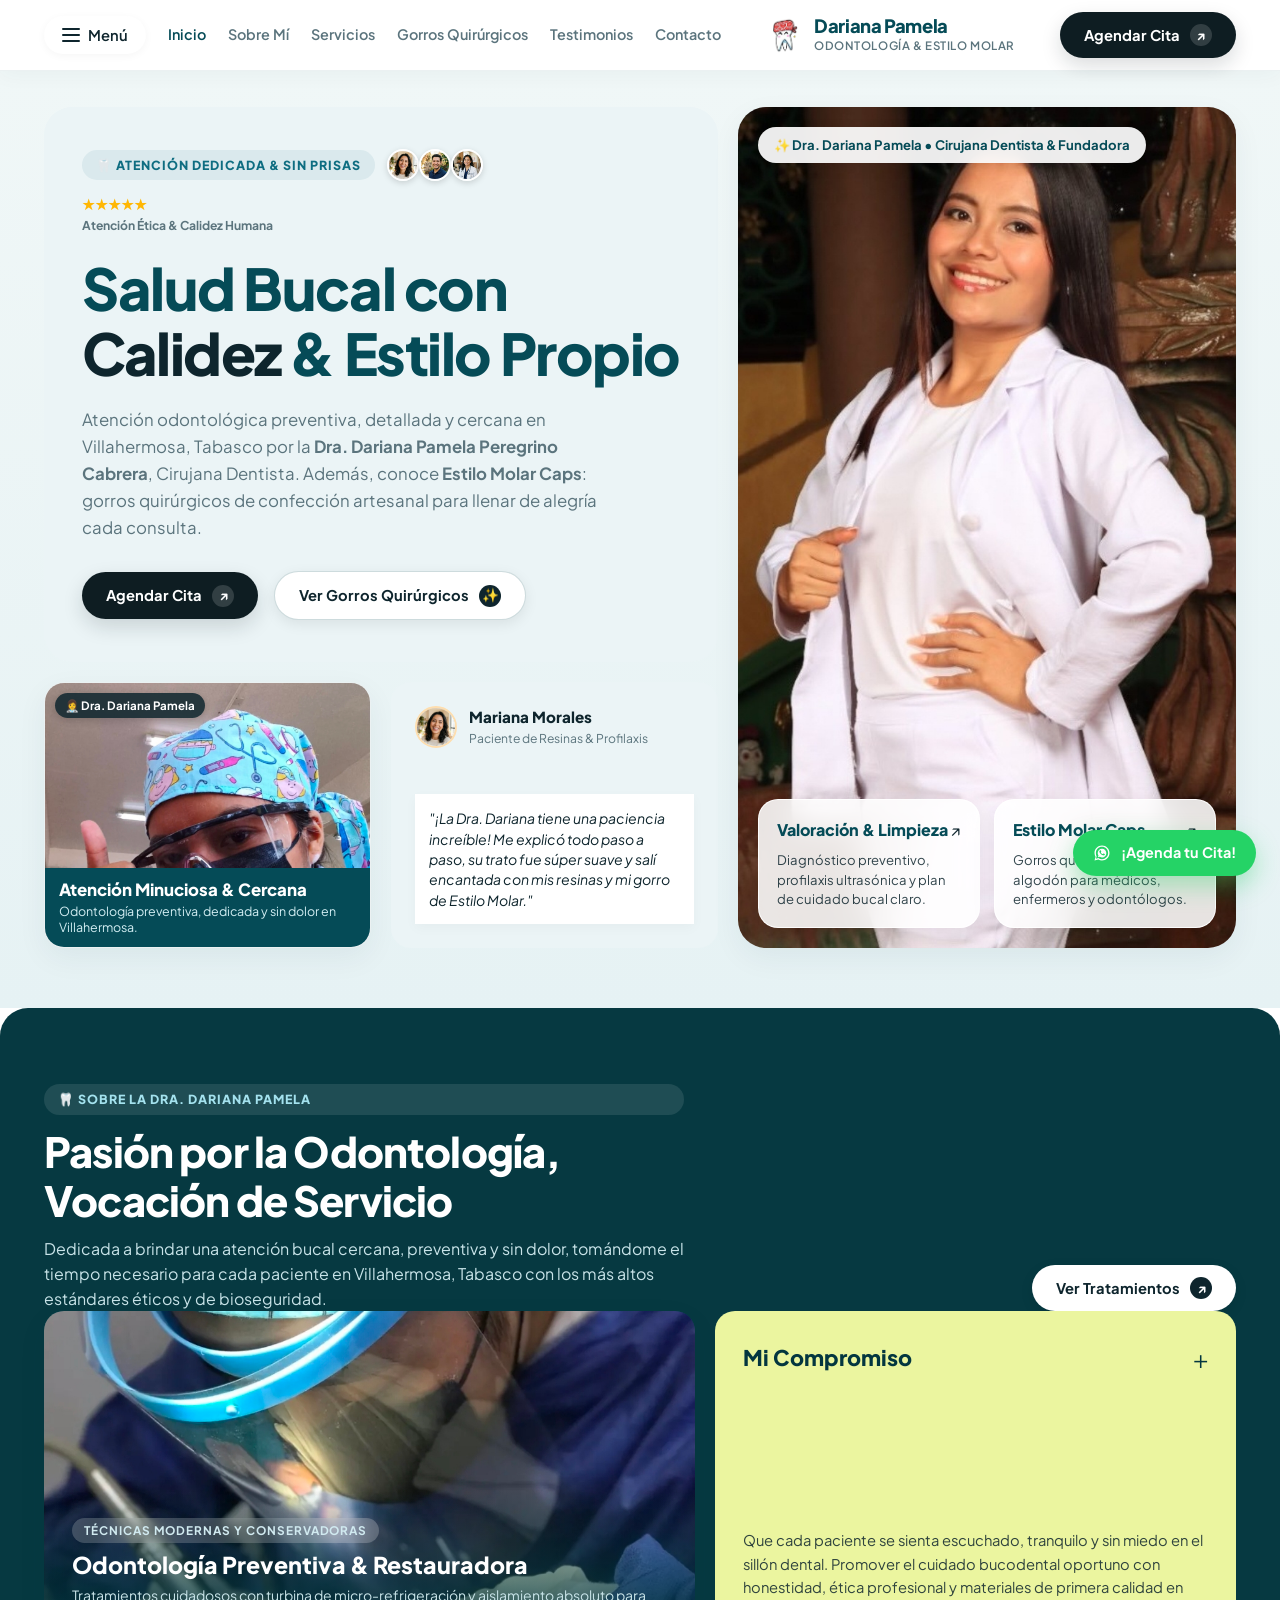
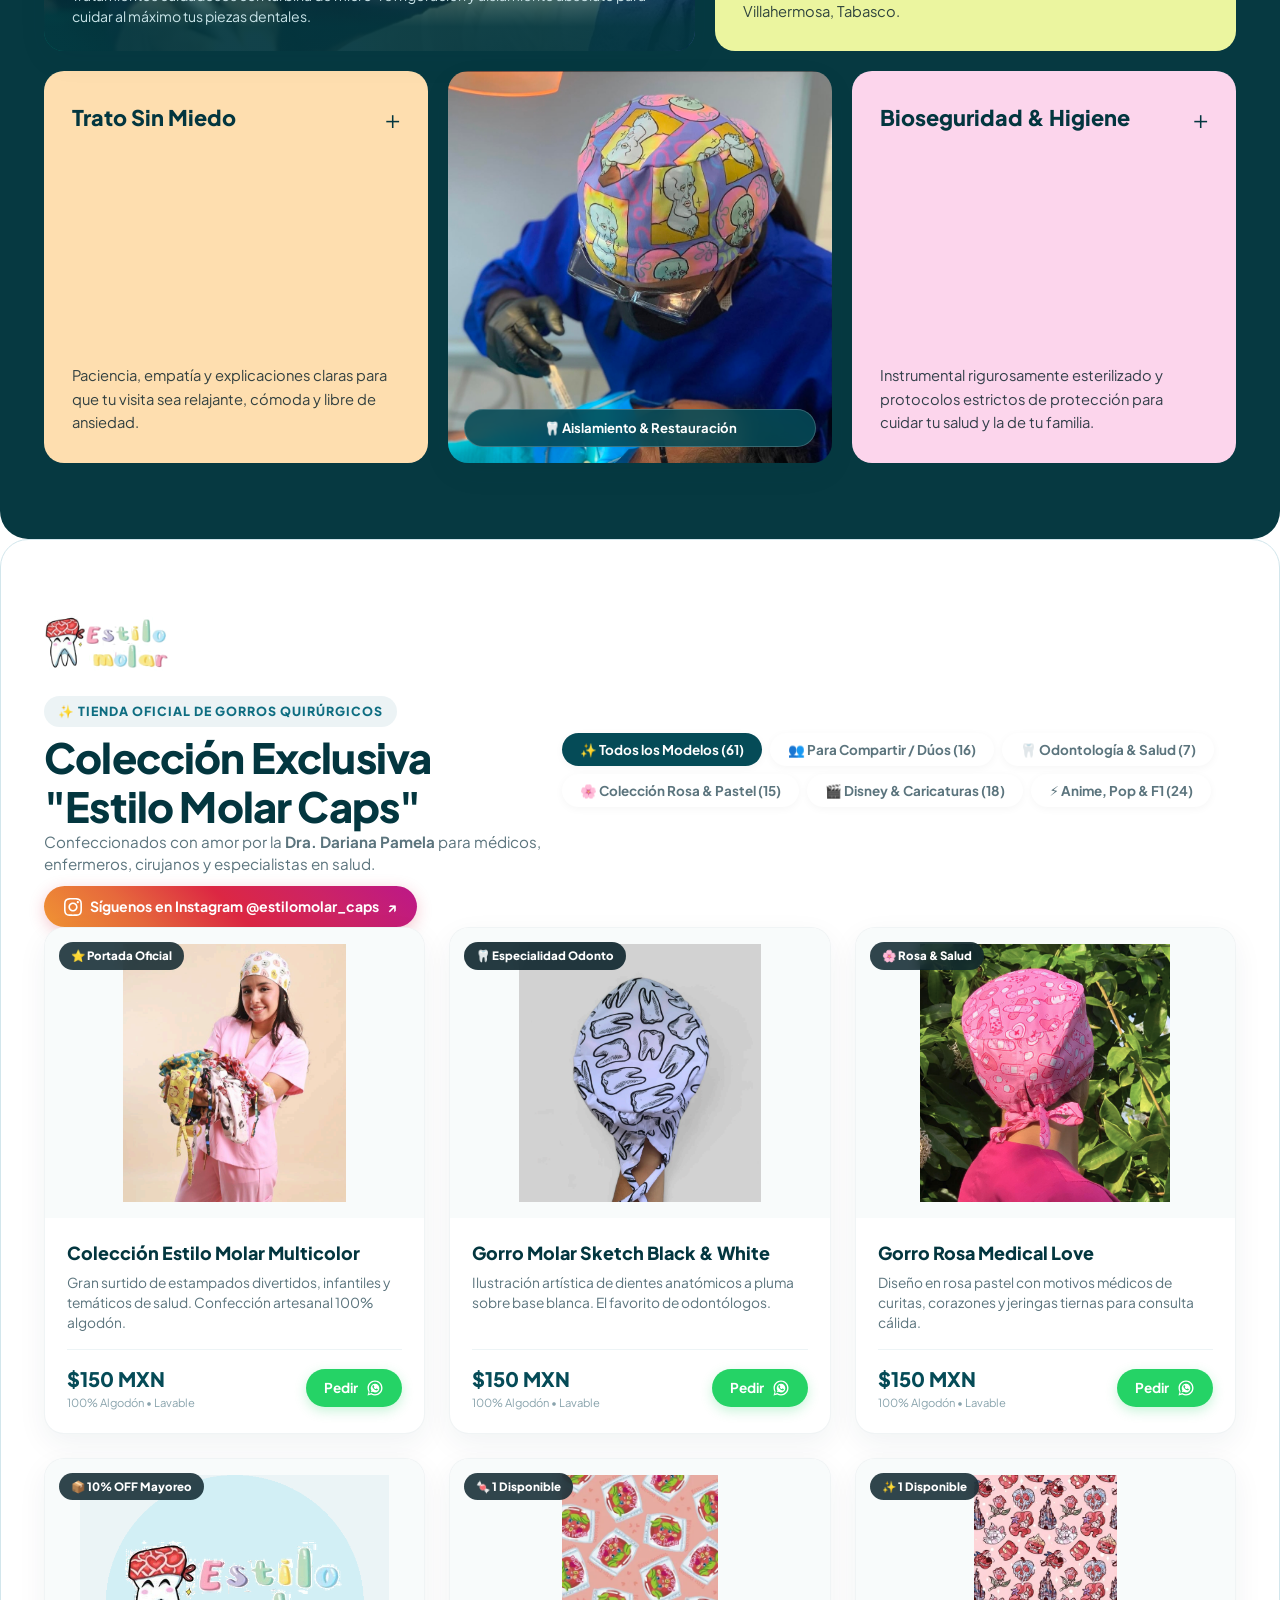
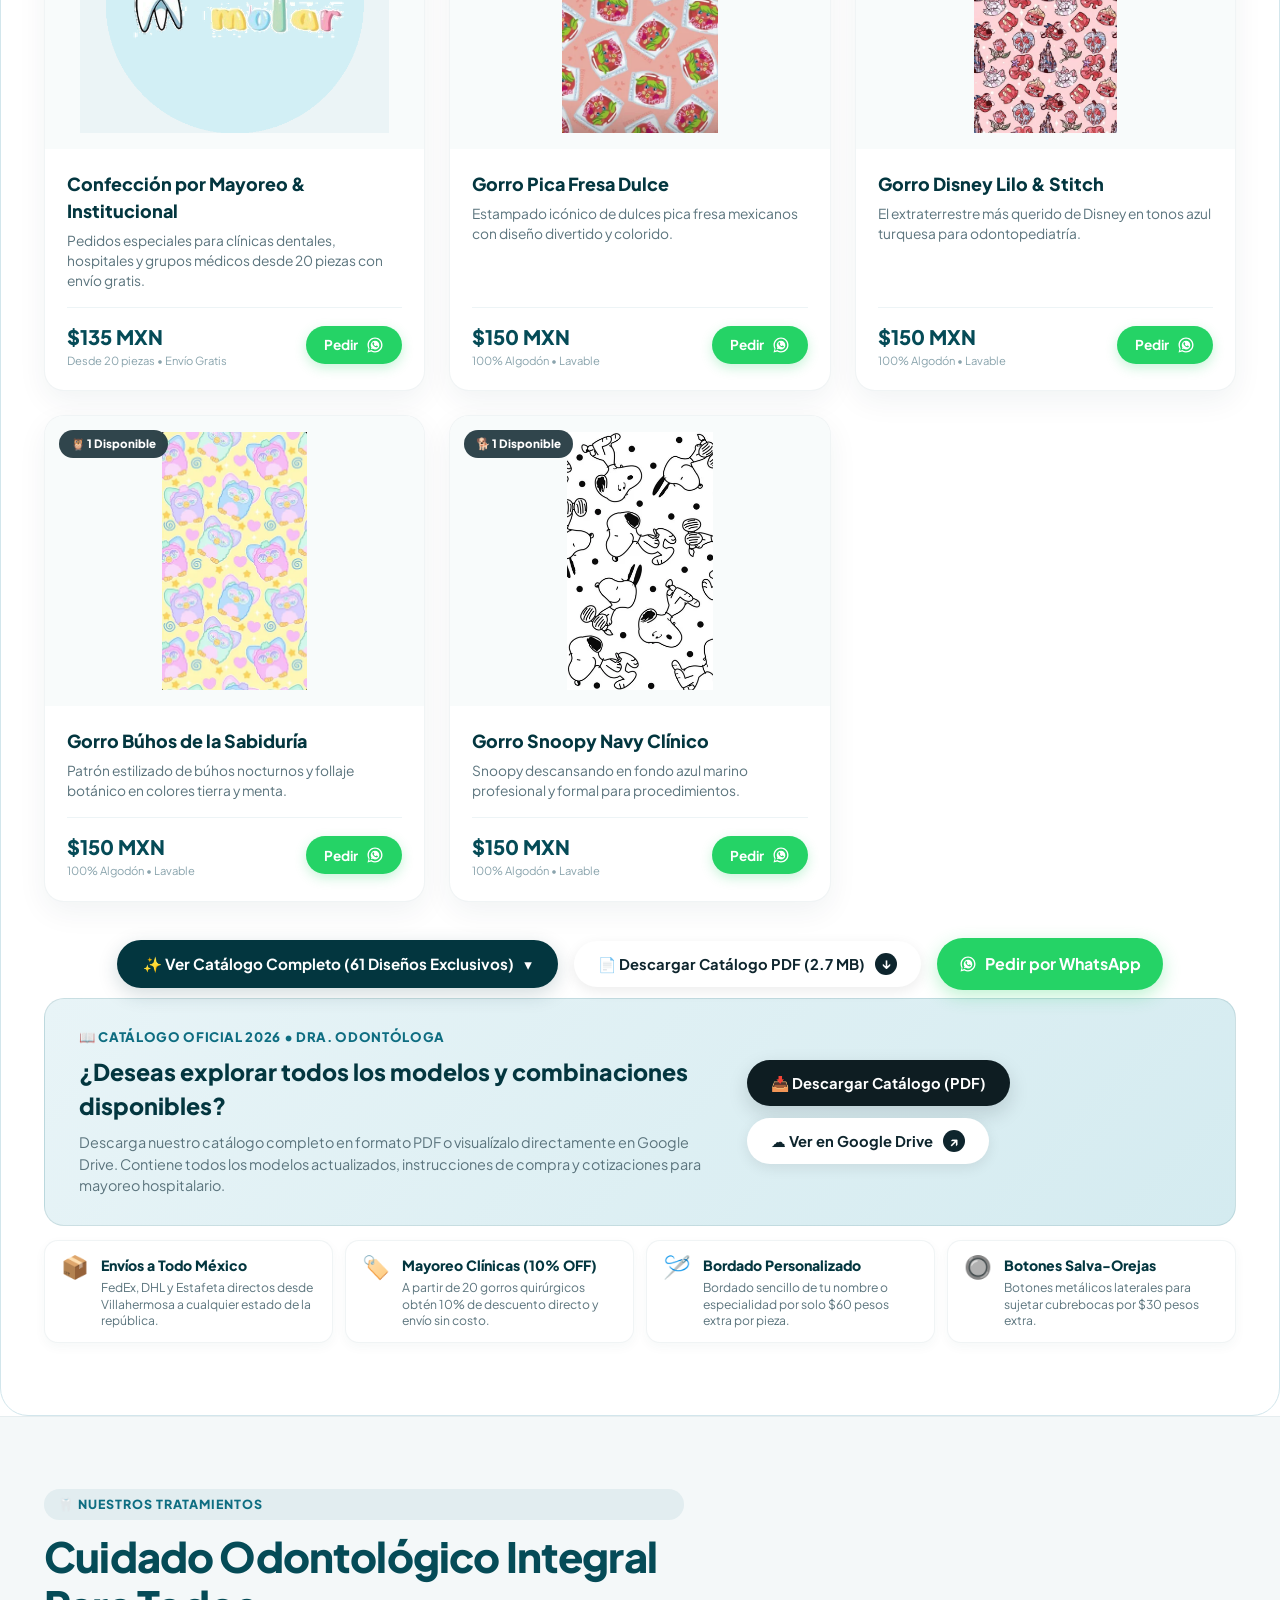
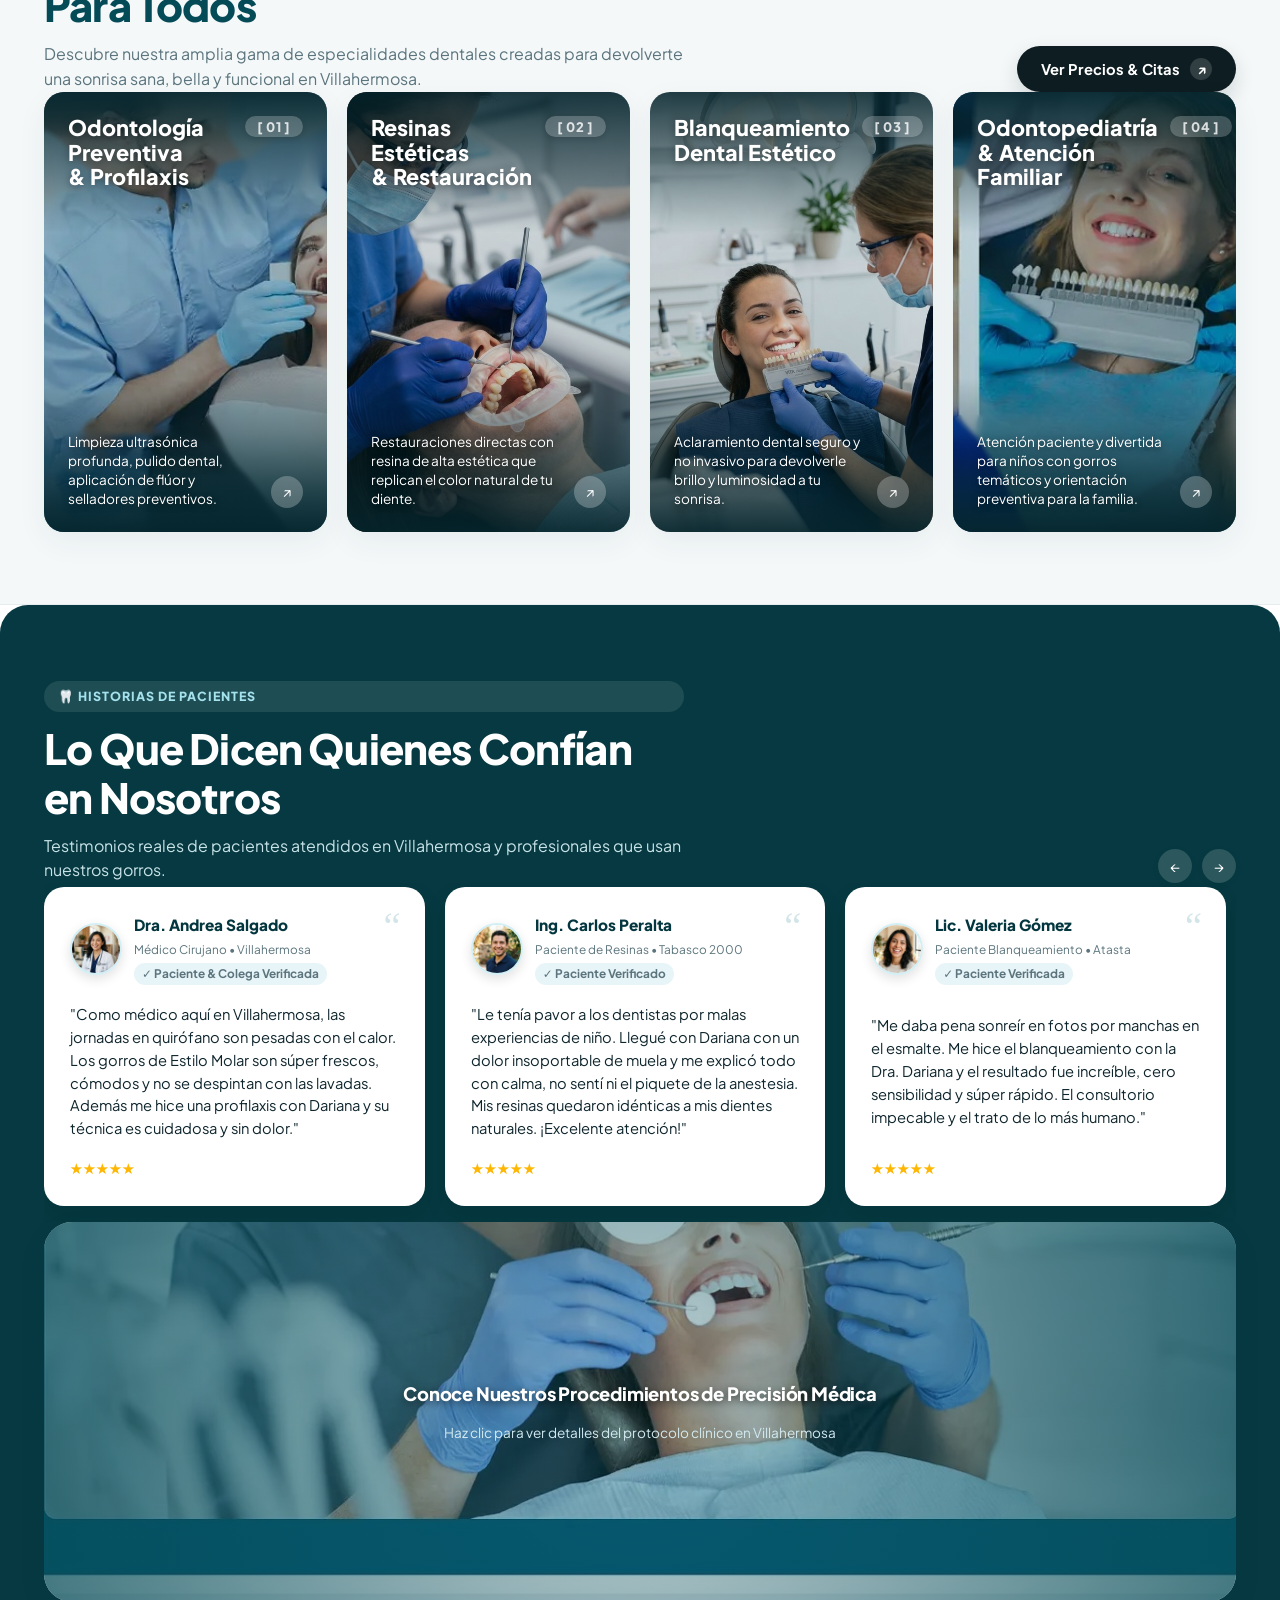
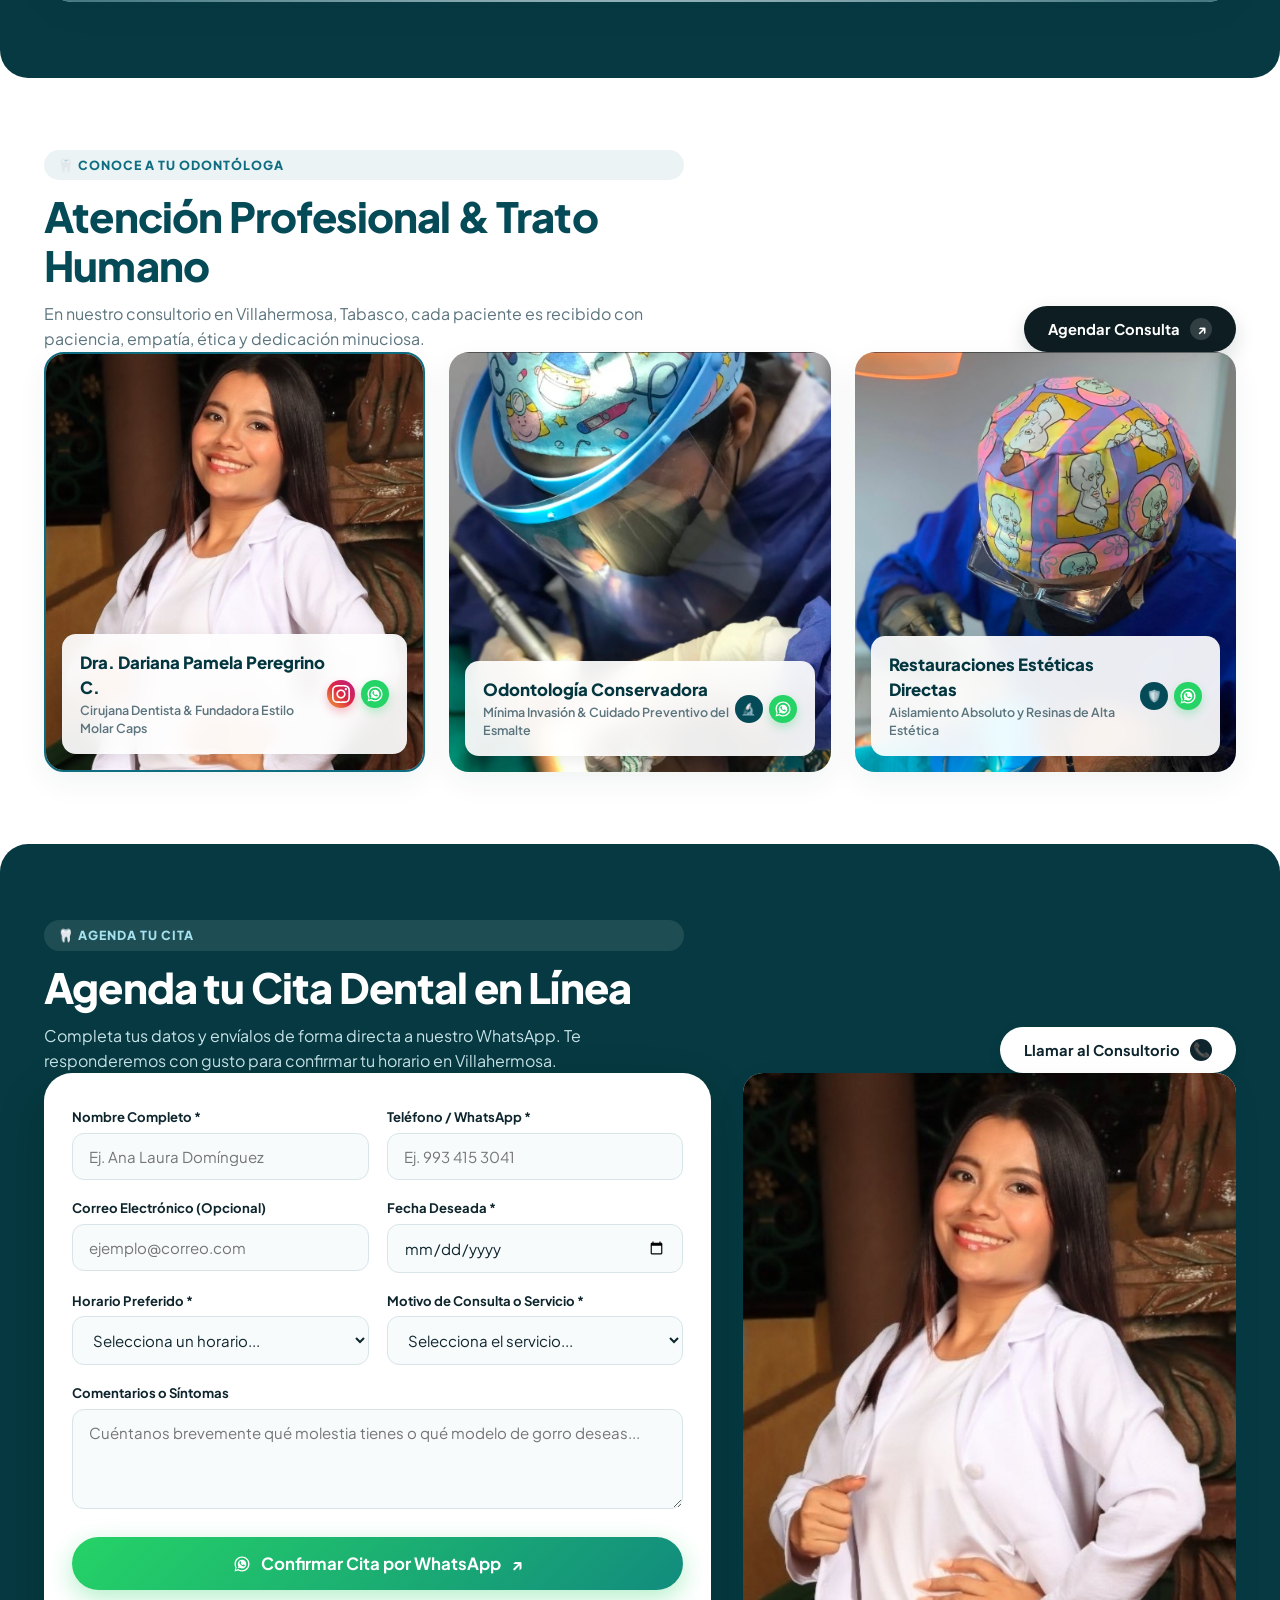
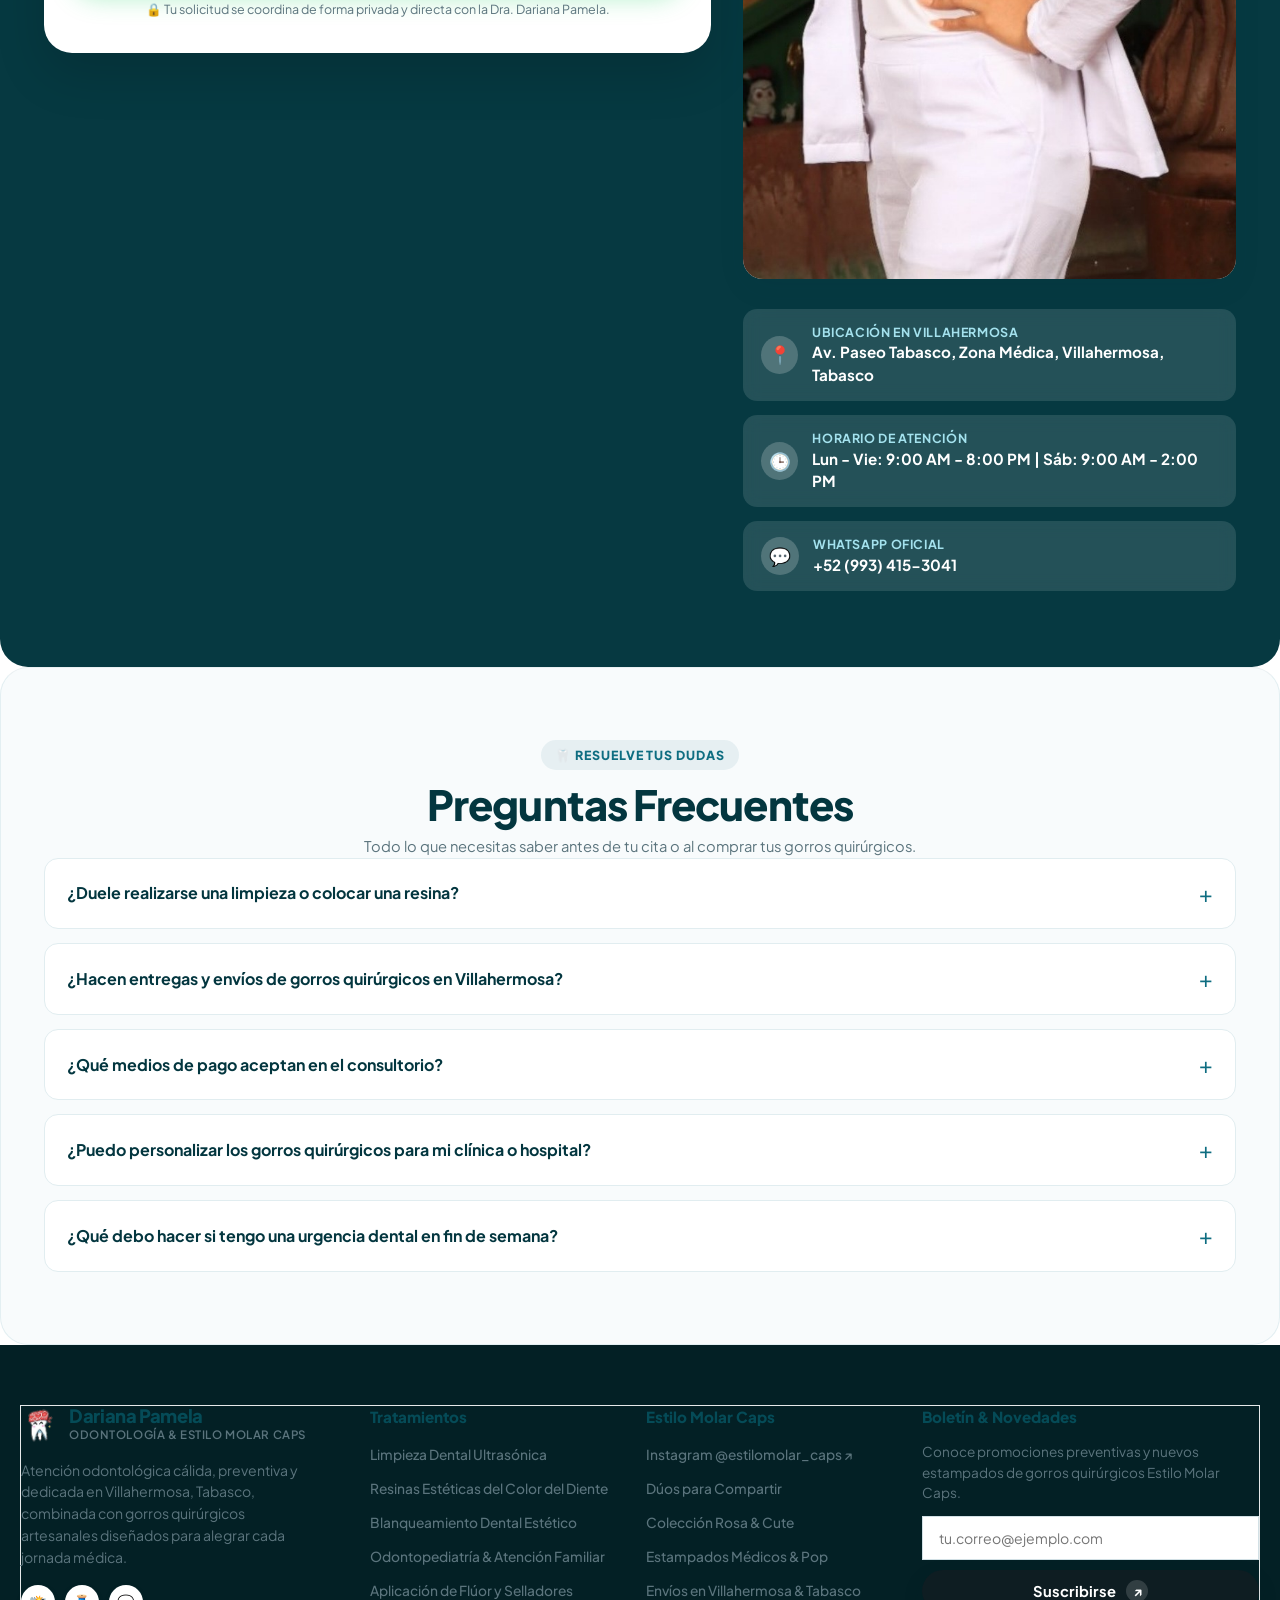
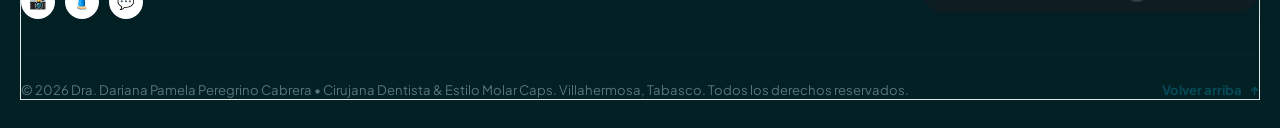
<file: estilo_molar/index.html>
<!DOCTYPE html>
<html lang="es">
<head>
  <meta charset="UTF-8">
  <meta name="viewport" content="width=device-width, initial-scale=1.0">
  
  <!-- SEO & Títulos para Google -->
  <title>Dra. Dariana Pamela Peregrino Cabrera | Cirujana Dentista & Estilo Molar Caps Villahermosa</title>
  <meta name="description" content="Atención odontológica integral, estética y preventiva en Villahermosa por la Dra. Dariana Pamela Peregrino Cabrera. Venta oficial de gorros quirúrgicos Estilo Molar Caps. ¡Agenda tu cita!">
  <meta name="keywords" content="dentista villahermosa, odontologa tabasco, dariana pamela peregrino cabrera, estilo molar caps, gorros quirurgicos villahermosa, profilaxis dental, resinas esteticas, blanqueamiento dental villahermosa">
  <meta name="author" content="Dra. Dariana Pamela Peregrino Cabrera • Estilo Molar Caps">
  <meta name="robots" content="index, follow">

  <!-- Favicon oficial de la Doctora (Logo Diente solicitado explícitamente para pestañas y Google) -->
  <link rel="icon" type="image/png" sizes="32x32" href="assets/images/favicon-32x32.png">
  <link rel="icon" type="image/png" sizes="64x64" href="assets/images/favicon.png">
  <link rel="apple-touch-icon" href="assets/images/favicon.png">
  <link rel="shortcut icon" href="favicon.ico">

  <!-- Open Graph / Meta para Google y Redes Sociales -->
  <meta property="og:type" content="website">
  <meta property="og:title" content="Dra. Dariana Pamela Peregrino Cabrera | Cirujana Dentista & Estilo Molar Caps">
  <meta property="og:description" content="Atención bucal profesional y dedicada, profilaxis, resinas estéticas y colección exclusiva de gorros quirúrgicos en Villahermosa, Tabasco.">
  <meta property="og:image" content="assets/images/dra_dariana_pamela_hero.jpg">
  <meta property="og:url" content="https://letrasyvocesdetabasco.github.io/estilo-molar/">

  <!-- Twitter Card -->
  <meta name="twitter:card" content="summary_large_image">
  <meta name="twitter:title" content="Dariana Pamela Peregrino Cabrera | Odontología & Estilo Molar">
  <meta name="twitter:description" content="Atención odontológica dedicada y tienda de gorros quirúrgicos en Villahermosa, Tabasco.">
  <meta name="twitter:image" content="assets/images/dra_dariana_pamela_hero.jpg">

  <!-- Google Fonts: Plus Jakarta Sans -->
  <link rel="preconnect" href="https://fonts.googleapis.com">
  <link rel="preconnect" href="https://fonts.gstatic.com" crossorigin>
  <link href="https://fonts.googleapis.com/css2?family=Plus+Jakarta+Sans:wght@400;500;600;700;800&display=swap" rel="stylesheet">

  <!-- Estilos CSS -->
  <link rel="stylesheet" href="css/style.css">

  <!-- Marcado Estructurado JSON-LD (Schema.org) para Google -->
  <script type="application/ld+json">
  {
    "@context": "https://schema.org",
    "@type": "Dentist",
    "name": "Dariana Pamela Peregrino Cabrera • Odontología & Estilo Molar Caps",
    "image": "assets/images/dra_dariana_pamela_hero.jpg",
    "url": "https://letrasyvocesdetabasco.github.io/estilo-molar/",
    "telephone": "+529934153041",
    "address": {
      "@type": "PostalAddress",
      "streetAddress": "Av. Paseo Tabasco, Zona Médica",
      "addressLocality": "Villahermosa",
      "addressRegion": "Tabasco",
      "postalCode": "86000",
      "addressCountry": "MX"
    },
    "geo": {
      "@type": "GeoCoordinates",
      "latitude": 17.9892,
      "longitude": -92.9281
    },
    "openingHoursSpecification": [
      {
        "@type": "OpeningHoursSpecification",
        "dayOfWeek": ["Monday", "Tuesday", "Wednesday", "Thursday", "Friday"],
        "opens": "09:00",
        "closes": "20:00"
      },
      {
        "@type": "OpeningHoursSpecification",
        "dayOfWeek": "Saturday",
        "opens": "09:00",
        "closes": "14:00"
      }
    ],
    "priceRange": "$$"
  }
  </script>
</head>
<body>

  <!-- Contenedor Principal de la Página (Calca del lienzo LuxeSmile) -->

    <!-- ==========================================================================
         HEADER / NAVEGACIÓN
         ========================================================================== -->
    <header class="site-header-wrapper">
    <div class="container site-header-inner">
      <div class="header-left">
        <button class="menu-toggle-btn" aria-label="Abrir menú de navegación">
          <div class="menu-icon-bars">
            <span></span>
            <span></span>
            <span></span>
          </div>
          <span>Menú</span>
        </button>

        <nav class="nav-desktop-links" aria-label="Navegación principal">
          <a href="#inicio" class="active">Inicio</a>
          <a href="#sobre-mi">Sobre Mí</a>
          <a href="#servicios">Servicios</a>
          <a href="#gorros-quirurgicos">Gorros Quirúrgicos</a>
          <a href="#testimonios">Testimonios</a>
          <a href="#contacto">Contacto</a>
        </nav>
      </div>

      <!-- Logotipo Central -->
      <a href="#inicio" class="brand-center-logo" aria-label="Ir al inicio de Dariana Pamela y Estilo Molar">
        <div class="brand-icon-wrapper">
          <img src="assets/images/logo_diente_trans.png" alt="Logo Diente Dentista Villahermosa" width="38" height="38">
        </div>
        <div class="brand-text-lockup">
          <span class="brand-title-main">Dariana Pamela</span>
          <span class="brand-subtitle-badge">Odontología & Estilo Molar</span>
        </div>
      </a>

      <!-- Botón de Acción Header -->
      <div class="header-right">
        <a href="#contacto" class="btn-pill-dark">
          <span class="cta-text-full">Agendar Cita</span>
          <span class="cta-text-short">Cita</span>
          <span class="arrow-icon-circle">↗</span>
        </a>
      </div>
    </div>
  </header>

    <!-- Drawer Menú Móvil -->
    <div class="mobile-nav-overlay" id="mobileNavOverlay">
      <div class="mobile-nav-drawer">
        <div class="mobile-drawer-header">
          <div class="brand-center-logo">
            <div class="brand-icon-wrapper">
              <img src="assets/images/logo_diente_trans.png" alt="Logo Diente" width="34" height="34">
            </div>
            <div class="brand-text-lockup">
              <span class="brand-title-main">Dariana Pamela</span>
              <span class="brand-subtitle-badge">Estilo Molar Caps</span>
            </div>
          </div>
          <button class="close-drawer-btn" aria-label="Cerrar menú">&times;</button>
        </div>

        <nav class="mobile-nav-links">
          <a href="#inicio">🏠 Inicio</a>
          <a href="#sobre-mi">👩‍⚕️ Sobre Dariana Pamela</a>
          <a href="#servicios">🦷 Atención Odontológica</a>
          <a href="#gorros-quirurgicos">✨ Gorros Quirúrgicos</a>
          <a href="#testimonios">⭐ Opiniones de Pacientes</a>
          <a href="#contacto">📍 Ubicación & Citas</a>
        </nav>

        <div style="margin-top: auto; display: flex; flex-direction: column; gap: 10px;">
          <a href="https://api.whatsapp.com/send?phone=529934153041&text=Hola%20Dra.%20Dariana,%20vengo%20de%20su%20sitio%20web%20y%20deseo%20agendar%20una%20cita" target="_blank" rel="noopener noreferrer" class="btn-whatsapp-order" style="justify-content: center;">
            💬 WhatsApp Directo (993 415 3041)
          </a>
          <a href="https://www.instagram.com/e.c.d_darianap/" target="_blank" rel="noopener noreferrer" class="btn-pill-white" style="justify-content: center; font-size: 0.84rem;">
            📸 Odontología: @e.c.d_darianap
          </a>
          <a href="https://www.instagram.com/estilomolar_caps/" target="_blank" rel="noopener noreferrer" class="btn-pill-white" style="justify-content: center; font-size: 0.84rem;">
            🧵 Gorros: @estilomolar_caps
          </a>
        </div>
      </div>
    </div>

    <!-- ==========================================================================
         HERO SECTION BENTO (CALCA EXACTA DEL DISEÑO)
         ========================================================================== -->
    <section class="hero-section-wrapper" id="inicio">
    <div class="container hero-bento-grid">
      <!-- Columna Izquierda Hero -->
      <div class="hero-left-column">
        <!-- Banner Principal Azul Claro -->
        <div class="hero-main-banner-card">
          <div class="hero-rating-group">
            <span class="section-badge-pill">🦷 ATENCIÓN DEDICADA & SIN PRISAS</span>
            
            <div class="hero-avatars-cluster">
              <img src="assets/images/avatar_valeria_gomez.jpg" class="avatar-circle-img" alt="Paciente Valeria Gómez" width="34" height="34">
              <img src="assets/images/avatar_carlos_peralta.jpg" class="avatar-circle-img" alt="Paciente Carlos Peralta" width="34" height="34">
              <img src="assets/images/avatar_andrea_salgado.jpg" class="avatar-circle-img" alt="Dra. Andrea Salgado" width="34" height="34">
            </div>

            <div class="rating-stars-wrapper">
              <div class="stars-row">★★★★★</div>
              <span class="rating-count-text">Atención Ética & Calidez Humana</span>
            </div>
          </div>

          <h1 class="hero-headline-title">
            Salud Bucal con <span>Calidez</span> & Estilo Propio
          </h1>

          <p class="hero-description-text">
            Atención odontológica preventiva, detallada y cercana en Villahermosa, Tabasco por la <strong>Dra. Dariana Pamela Peregrino Cabrera</strong>, Cirujana Dentista. Además, conoce <strong>Estilo Molar Caps</strong>: gorros quirúrgicos de confección artesanal para llenar de alegría cada consulta.
          </p>

          <div class="hero-action-buttons-row">
            <a href="#contacto" class="btn-pill-dark">
              <span>Agendar Cita</span>
              <span class="arrow-icon-circle">↗</span>
            </a>

            <a href="#gorros-quirurgicos" class="btn-pill-white" style="border: 1px solid rgba(5, 75, 87, 0.2);">
              <span>Ver Gorros Quirúrgicos</span>
              <span class="arrow-icon-circle">✨</span>
            </a>
          </div>
        </div>

        <!-- Mini Cards Inferiores Izquierda -->
        <div class="hero-mini-cards-row">
          <!-- Mini Card 1: Foto Real Despejada de Dra. Dariana Pamela -->
          <div class="mini-card-experience-modern">
            <div class="mini-card-photo-box">
              <img src="assets/images/dra_thumbsup_equipo.jpg" alt="Dra. Dariana Pamela en atención odontológica con gorro y protección clínica" loading="lazy">
              <span class="mini-card-floating-badge">👩‍⚕️ Dra. Dariana Pamela</span>
            </div>
            <div class="mini-badge-caption-box">
              <span class="mini-badge-title">Atención Minuciosa & Cercana</span>
              <span class="mini-badge-sub">Odontología preventiva, dedicada y sin dolor en Villahermosa.</span>
            </div>
          </div>

          <!-- Mini Card 2: Reseña Real con Avatar Fotográfico -->
          <div class="mini-card-testimonial">
            <div class="testimonial-author-row">
              <img src="assets/images/avatar_valeria_gomez.jpg" alt="Mariana Morales" class="story-client-avatar-img-sm">
              <div class="testimonial-author-info">
                <h4>Mariana Morales</h4>
                <p>Paciente de Resinas & Profilaxis</p>
              </div>
            </div>
            <div class="testimonial-bubble-text">
              "¡La Dra. Dariana tiene una paciencia increíble! Me explicó todo paso a paso, su trato fue súper suave y salí encantada con mis resinas y mi gorro de Estilo Molar."
            </div>
          </div>
        </div>
      </div>

      <!-- Columna Derecha Hero -->
      <div class="hero-right-column">
        <!-- Foto Principal Alta: Foto Oficial de Dariana Pamela Peregrino Cabrera -->
        <div class="hero-main-photo-card">
          <img src="assets/images/dra_dariana_pamela_hero.jpg" alt="Dra. Dariana Pamela Peregrino Cabrera en consultorio dental" fetchpriority="high">
          <div class="floating-photo-pill">
            <span>✨ Dra. Dariana Pamela • Cirujana Dentista & Fundadora</span>
          </div>

          <!-- Dos Tarjetas Horizontales Flotantes en Frosted Glass (Calca Exacta del Diseño) -->
          <div class="hero-action-cards-grid">
            <a href="#contacto" class="hero-action-card-item">
              <div class="hero-action-card-header">
                <span class="hero-action-card-title">Valoración & Limpieza</span>
                <span class="arrow-icon-circle">↗</span>
              </div>
              <p>Diagnóstico preventivo, profilaxis ultrasónica y plan de cuidado bucal claro.</p>
            </a>

            <a href="#gorros-quirurgicos" class="hero-action-card-item">
              <div class="hero-action-card-header">
                <span class="hero-action-card-title">Estilo Molar Caps</span>
                <span class="arrow-icon-circle">↗</span>
              </div>
              <p>Gorros quirúrgicos 100% algodón para médicos, enfermeros y odontólogos.</p>
            </a>
          </div>
        </div>
      </div>
    </div>
  </section>

  <!-- ==========================================================================
       ABOUT US SECTION (CONTENEDOR AZUL TEAL OSCURO - CALCA EXACTA)
         ========================================================================== -->
    <section class="dark-teal-section-wrapper" id="sobre-mi">
    <div class="container">
      <!-- Encabezado de la sección -->
      <div class="section-header-row">
        <div class="section-header-left">
          <span class="section-badge-pill on-dark">🦷 SOBRE LA DRA. DARIANA PAMELA</span>
          <h2 class="section-main-title light-text">
            Pasión por la Odontología, Vocación de Servicio
          </h2>
          <p class="section-subtext">
            Dedicada a brindar una atención bucal cercana, preventiva y sin dolor, tomándome el tiempo necesario para cada paciente en Villahermosa, Tabasco con los más altos estándares éticos y de bioseguridad.
          </p>
        </div>

        <a href="#servicios" class="btn-pill-white">
          <span>Ver Tratamientos</span>
          <span class="arrow-icon-circle">↗</span>
        </a>
      </div>

      <!-- Bento Grid Interior About (Calca exacta del diseño original) -->
      <div class="about-bento-layout">
        <!-- Fila Superior: Doctor Showcase Card (Izquierda) + Misión (Derecha) -->
        <div class="about-bento-top-row">
          <div class="about-hero-doctor-card">
            <img src="assets/images/dra_precision_turbina.jpg" alt="Dariana realizando procedimiento dental con careta y turbina de precisión" loading="lazy">
            <div class="about-doctor-card-text">
              <span class="about-doctor-tag">Técnicas Modernas y Conservadoras</span>
              <h3>Odontología Preventiva & Restauradora</h3>
              <p>Tratamientos cuidadosos con turbina de micro-refrigeración y aislamiento absoluto para cuidar al máximo tus piezas dentales.</p>
            </div>
          </div>

          <div class="pastel-bento-card lime">
            <div class="pastel-card-top-row">
              <h3>Mi Compromiso</h3>
              <span class="pastel-card-plus-icon">+</span>
            </div>
            <p>
              Que cada paciente se sienta escuchado, tranquilo y sin miedo en el sillón dental. Promover el cuidado bucodental oportuno con honestidad, ética profesional y materiales de primera calidad en Villahermosa, Tabasco.
            </p>
          </div>
        </div>

        <!-- Fila Inferior: 3 Tarjetas Bento (Peach + Foto Real Resina/Gorro + Pink) -->
        <div class="about-bento-bottom-row">
          <div class="pastel-bento-card peach">
            <div class="pastel-card-top-row">
              <h3>Trato Sin Miedo</h3>
              <span class="pastel-card-plus-icon">+</span>
            </div>
            <p>
              Paciencia, empatía y explicaciones claras para que tu visita sea relajante, cómoda y libre de ansiedad.
            </p>
          </div>

          <div class="photo-card-middle">
            <img src="assets/images/dra_procedimiento_resina.jpg" alt="Dariana aplicando técnica de aislamiento absoluto y resina estética" loading="lazy">
            <div class="photo-card-overlay-badge">
              <span>🦷 Aislamiento & Restauración</span>
            </div>
          </div>

          <div class="pastel-bento-card pink">
            <div class="pastel-card-top-row">
              <h3>Bioseguridad & Higiene</h3>
              <span class="pastel-card-plus-icon">+</span>
            </div>
            <p>
              Instrumental rigurosamente esterilizado y protocolos estrictos de protección para cuidar tu salud y la de tu familia.
            </p>
          </div>
        </div>
      </div>
    </div>
  </section>

  <!-- ==========================================================================
       SECCIÓN DESTACADA: ESTILO MOLAR • GORROS QUIRÚRGICOS
         (Integración especial de la marca y tienda en Instagram)
         ========================================================================== -->
    <section class="estilo-molar-feature-section" id="gorros-quirurgicos">
    <div class="container">
      <!-- Encabezado con Logotipo Oficial Estilo Molar -->
      <div class="estilo-molar-brand-banner">
        <div class="brand-showcase-title-group">
          <img src="assets/images/logo_estilo_molar_trans.png" alt="Logotipo Estilo Molar Gorros Quirúrgicos" class="brand-showcase-logo">
          <div>
            <span class="section-badge-pill">✨ TIENDA OFICIAL DE GORROS QUIRÚRGICOS</span>
            <h2 class="section-main-title" style="color: var(--teal-darker); margin-top: 6px;">
              Colección Exclusiva "Estilo Molar Caps"
            </h2>
            <p style="color: var(--text-muted); font-size: 0.95rem;">
              Confeccionados con amor por la <strong>Dra. Dariana Pamela</strong> para médicos, enfermeros, cirujanos y especialistas en salud.
            </p>
            <div style="margin-top: 10px; display: flex; gap: 10px; flex-wrap: wrap;">
              <a href="https://www.instagram.com/estilomolar_caps/" target="_blank" rel="noopener noreferrer" class="btn-instagram-caps" aria-label="Instagram Oficial Estilo Molar Caps">
                <svg class="svg-brand-icon svg-ig" viewBox="0 0 24 24" fill="currentColor" width="18" height="18" aria-hidden="true"><path d="M12 2.163c3.204 0 3.584.012 4.85.07 3.252.148 4.771 1.691 4.919 4.919.058 1.265.069 1.645.069 4.849 0 3.205-.012 3.584-.069 4.849-.149 3.225-1.664 4.771-4.919 4.919-1.266.058-1.644.07-4.85.07-3.204 0-3.584-.012-4.849-.07-3.26-.149-4.771-1.699-4.919-4.92-.058-1.265-.07-1.644-.07-4.849 0-3.204.013-3.583.07-4.849.149-3.227 1.664-4.771 4.919-4.919 1.266-.057 1.645-.069 4.849-.069zm0-2.163c-3.259 0-3.667.014-4.947.072-4.358.2-6.78 2.618-6.98 6.98-.059 1.281-.073 1.689-.073 4.948 0 3.259.014 3.668.072 4.948.2 4.358 2.618 6.78 6.98 6.98 1.281.058 1.689.072 4.948.072 3.259 0 3.668-.014 4.948-.072 4.354-.2 6.782-2.618 6.979-6.98.059-1.28.073-1.689.073-4.948 0-3.259-.014-3.667-.072-4.947-.196-4.354-2.617-6.78-6.979-6.98-1.281-.059-1.69-.073-4.949-.073zm0 5.838c-3.403 0-6.162 2.759-6.162 6.162s2.759 6.163 6.162 6.163 6.162-2.759 6.162-6.163c0-3.403-2.759-6.162-6.162-6.162zm0 10.162c-2.209 0-4-1.79-4-4 0-2.209 1.791-4 4-4s4 1.791 4 4c0 2.21-1.791 4-4 4zm6.406-11.845c-.796 0-1.441.645-1.441 1.44s.645 1.44 1.441 1.44c.795 0 1.439-.645 1.439-1.44s-.644-1.44-1.439-1.44z"/></svg>
                <span>Síguenos en Instagram @estilomolar_caps</span>
                <span class="arrow-icon-circle">↗</span>
              </a>
            </div>
          </div>
        </div>

        <!-- Filtros de Categoría -->
        <div class="catalog-filter-tabs" role="tablist" aria-label="Filtros por categoría de gorros">
          <button class="filter-tab-pill active" data-filter="all" role="tab" aria-selected="true">✨ Todos los Modelos (61)</button>
          <button class="filter-tab-pill" data-filter="amigos" role="tab" aria-selected="false">👥 Para Compartir / Dúos (16)</button>
          <button class="filter-tab-pill" data-filter="molar" role="tab" aria-selected="false">🦷 Odontología & Salud (7)</button>
          <button class="filter-tab-pill" data-filter="pink" role="tab" aria-selected="false">🌸 Colección Rosa & Pastel (15)</button>
          <button class="filter-tab-pill" data-filter="animados" role="tab" aria-selected="false">🎬 Disney & Caricaturas (18)</button>
          <button class="filter-tab-pill" data-filter="anime-pop" role="tab" aria-selected="false">⚡ Anime, Pop & F1 (24)</button>
        </div>
      </div>

      <!-- Grid de Colección Completa de Gorros Quirúrgicos Estilo Molar (61 Modelos Auténticos) -->
      <div class="products-gorros-grid">
        <!-- Producto 1: Colección Estilo Molar Multicolor -->
        <article class="product-gorro-card" data-category="animados anime-pop">
          <div class="product-image-container">
            <span class="product-badge-corner">⭐ Portada Oficial</span>
            <img src="assets/images/gorros_doctora_portada.png" alt="Colección Estilo Molar Multicolor - Estilo Molar Villahermosa" loading="lazy" width="300" height="260">
          </div>
          <div class="product-info-body">
            <div class="product-title-row">
              <h3>Colección Estilo Molar Multicolor</h3>
              <p>Gran surtido de estampados divertidos, infantiles y temáticos de salud. Confección artesanal 100% algodón.</p>
            </div>
            <div class="product-price-action-row">
              <div class="product-price-tag">
                <span class="product-price-value">$150 MXN</span>
                <span class="product-price-note">100% Algodón • Lavable</span>
              </div>
              <button class="btn-whatsapp-order btn-order-gorro" type="button" aria-label="Pedir Colección Estilo Molar Multicolor por WhatsApp"><span>Pedir</span><svg class="svg-brand-icon svg-wa" viewBox="0 0 24 24" fill="currentColor" width="18" height="18" aria-hidden="true"><path d="M12.031 6.172c-3.181 0-5.767 2.586-5.768 5.766-.001 1.298.38 2.27 1.019 3.287l-.711 2.598 2.669-.699c.969.54 1.772.82 2.791.82 3.181 0 5.767-2.586 5.768-5.766 0-3.18-2.587-5.766-5.768-5.766zm3.376 8.21c-.14.39-.714.737-1.02.779-.286.04-.64.066-2.062-.519-1.815-.747-2.986-2.586-3.076-2.707-.091-.121-.734-.977-.734-1.864 0-.887.464-1.325.629-1.506.166-.182.363-.227.484-.227.121 0 .242.001.348.006.111.005.26-.042.406.31.152.364.52 1.272.566 1.363.045.091.076.197.015.318-.061.121-.091.197-.182.303-.091.106-.192.237-.274.318-.091.091-.186.19-.08.372.106.182.471.776 1.011 1.257.695.619 1.28.811 1.462.902.182.091.288.076.394-.045.106-.121.454-.53.576-.712.121-.182.242-.152.409-.091.167.061 1.06.5 1.242.591.182.091.303.136.348.212.046.076.046.439-.094.829z"/><path d="M12 2C6.477 2 2 6.477 2 12c0 1.89.525 3.66 1.438 5.168L2 22l4.982-1.308A9.957 9.957 0 0012 22c5.523 0 10-4.477 10-10S17.523 2 12 2zm0 18.167c-1.637 0-3.155-.467-4.444-1.274l-.319-.199-3.298.865.88-3.216-.219-.348A8.138 8.138 0 013.833 12c0-4.503 3.664-8.167 8.167-8.167 4.503 0 8.167 3.664 8.167 8.167 0 4.503-3.664 8.167-8.167 8.167z"/></svg></button>
            </div>
          </div>
        </article>

        <!-- Producto 2: Gorro Molar Sketch Black & White -->
        <article class="product-gorro-card" data-category="molar">
          <div class="product-image-container">
            <span class="product-badge-corner" style="background: rgba(14, 37, 45, 0.9);">🦷 Especialidad Odonto</span>
            <img src="assets/images/gorros_molares_sketch.png" alt="Gorro Molar Sketch Black & White - Estilo Molar Villahermosa" loading="lazy" width="300" height="260">
          </div>
          <div class="product-info-body">
            <div class="product-title-row">
              <h3>Gorro Molar Sketch Black & White</h3>
              <p>Ilustración artística de dientes anatómicos a pluma sobre base blanca. El favorito de odontólogos.</p>
            </div>
            <div class="product-price-action-row">
              <div class="product-price-tag">
                <span class="product-price-value">$150 MXN</span>
                <span class="product-price-note">100% Algodón • Lavable</span>
              </div>
              <button class="btn-whatsapp-order btn-order-gorro" type="button" aria-label="Pedir Gorro Molar Sketch Black & White por WhatsApp"><span>Pedir</span><svg class="svg-brand-icon svg-wa" viewBox="0 0 24 24" fill="currentColor" width="18" height="18" aria-hidden="true"><path d="M12.031 6.172c-3.181 0-5.767 2.586-5.768 5.766-.001 1.298.38 2.27 1.019 3.287l-.711 2.598 2.669-.699c.969.54 1.772.82 2.791.82 3.181 0 5.767-2.586 5.768-5.766 0-3.18-2.587-5.766-5.768-5.766zm3.376 8.21c-.14.39-.714.737-1.02.779-.286.04-.64.066-2.062-.519-1.815-.747-2.986-2.586-3.076-2.707-.091-.121-.734-.977-.734-1.864 0-.887.464-1.325.629-1.506.166-.182.363-.227.484-.227.121 0 .242.001.348.006.111.005.26-.042.406.31.152.364.52 1.272.566 1.363.045.091.076.197.015.318-.061.121-.091.197-.182.303-.091.106-.192.237-.274.318-.091.091-.186.19-.08.372.106.182.471.776 1.011 1.257.695.619 1.28.811 1.462.902.182.091.288.076.394-.045.106-.121.454-.53.576-.712.121-.182.242-.152.409-.091.167.061 1.06.5 1.242.591.182.091.303.136.348.212.046.076.046.439-.094.829z"/><path d="M12 2C6.477 2 2 6.477 2 12c0 1.89.525 3.66 1.438 5.168L2 22l4.982-1.308A9.957 9.957 0 0012 22c5.523 0 10-4.477 10-10S17.523 2 12 2zm0 18.167c-1.637 0-3.155-.467-4.444-1.274l-.319-.199-3.298.865.88-3.216-.219-.348A8.138 8.138 0 013.833 12c0-4.503 3.664-8.167 8.167-8.167 4.503 0 8.167 3.664 8.167 8.167 0 4.503-3.664 8.167-8.167 8.167z"/></svg></button>
            </div>
          </div>
        </article>

        <!-- Producto 3: Gorro Rosa Medical Love -->
        <article class="product-gorro-card" data-category="pink">
          <div class="product-image-container">
            <span class="product-badge-corner">🌸 Rosa & Salud</span>
            <img src="assets/images/gorros_rosa_curitas.png" alt="Gorro Rosa Medical Love - Estilo Molar Villahermosa" loading="lazy" width="300" height="260">
          </div>
          <div class="product-info-body">
            <div class="product-title-row">
              <h3>Gorro Rosa Medical Love</h3>
              <p>Diseño en rosa pastel con motivos médicos de curitas, corazones y jeringas tiernas para consulta cálida.</p>
            </div>
            <div class="product-price-action-row">
              <div class="product-price-tag">
                <span class="product-price-value">$150 MXN</span>
                <span class="product-price-note">100% Algodón • Lavable</span>
              </div>
              <button class="btn-whatsapp-order btn-order-gorro" type="button" aria-label="Pedir Gorro Rosa Medical Love por WhatsApp"><span>Pedir</span><svg class="svg-brand-icon svg-wa" viewBox="0 0 24 24" fill="currentColor" width="18" height="18" aria-hidden="true"><path d="M12.031 6.172c-3.181 0-5.767 2.586-5.768 5.766-.001 1.298.38 2.27 1.019 3.287l-.711 2.598 2.669-.699c.969.54 1.772.82 2.791.82 3.181 0 5.767-2.586 5.768-5.766 0-3.18-2.587-5.766-5.768-5.766zm3.376 8.21c-.14.39-.714.737-1.02.779-.286.04-.64.066-2.062-.519-1.815-.747-2.986-2.586-3.076-2.707-.091-.121-.734-.977-.734-1.864 0-.887.464-1.325.629-1.506.166-.182.363-.227.484-.227.121 0 .242.001.348.006.111.005.26-.042.406.31.152.364.52 1.272.566 1.363.045.091.076.197.015.318-.061.121-.091.197-.182.303-.091.106-.192.237-.274.318-.091.091-.186.19-.08.372.106.182.471.776 1.011 1.257.695.619 1.28.811 1.462.902.182.091.288.076.394-.045.106-.121.454-.53.576-.712.121-.182.242-.152.409-.091.167.061 1.06.5 1.242.591.182.091.303.136.348.212.046.076.046.439-.094.829z"/><path d="M12 2C6.477 2 2 6.477 2 12c0 1.89.525 3.66 1.438 5.168L2 22l4.982-1.308A9.957 9.957 0 0012 22c5.523 0 10-4.477 10-10S17.523 2 12 2zm0 18.167c-1.637 0-3.155-.467-4.444-1.274l-.319-.199-3.298.865.88-3.216-.219-.348A8.138 8.138 0 013.833 12c0-4.503 3.664-8.167 8.167-8.167 4.503 0 8.167 3.664 8.167 8.167 0 4.503-3.664 8.167-8.167 8.167z"/></svg></button>
            </div>
          </div>
        </article>

        <!-- Producto 4: Confección por Mayoreo & Institucional -->
        <article class="product-gorro-card" data-category="molar all">
          <div class="product-image-container">
            <span class="product-badge-corner">📦 10% OFF Mayoreo</span>
            <img src="assets/images/gorros_mayoreo_custom.png" alt="Confección por Mayoreo & Institucional - Estilo Molar Villahermosa" loading="lazy" width="300" height="260">
          </div>
          <div class="product-info-body">
            <div class="product-title-row">
              <h3>Confección por Mayoreo & Institucional</h3>
              <p>Pedidos especiales para clínicas dentales, hospitales y grupos médicos desde 20 piezas con envío gratis.</p>
            </div>
            <div class="product-price-action-row">
              <div class="product-price-tag">
                <span class="product-price-value">$135 MXN</span>
                <span class="product-price-note">Desde 20 piezas • Envío Gratis</span>
              </div>
              <button class="btn-whatsapp-order btn-order-gorro" type="button" aria-label="Pedir Confección por Mayoreo & Institucional por WhatsApp"><span>Pedir</span><svg class="svg-brand-icon svg-wa" viewBox="0 0 24 24" fill="currentColor" width="18" height="18" aria-hidden="true"><path d="M12.031 6.172c-3.181 0-5.767 2.586-5.768 5.766-.001 1.298.38 2.27 1.019 3.287l-.711 2.598 2.669-.699c.969.54 1.772.82 2.791.82 3.181 0 5.767-2.586 5.768-5.766 0-3.18-2.587-5.766-5.768-5.766zm3.376 8.21c-.14.39-.714.737-1.02.779-.286.04-.64.066-2.062-.519-1.815-.747-2.986-2.586-3.076-2.707-.091-.121-.734-.977-.734-1.864 0-.887.464-1.325.629-1.506.166-.182.363-.227.484-.227.121 0 .242.001.348.006.111.005.26-.042.406.31.152.364.52 1.272.566 1.363.045.091.076.197.015.318-.061.121-.091.197-.182.303-.091.106-.192.237-.274.318-.091.091-.186.19-.08.372.106.182.471.776 1.011 1.257.695.619 1.28.811 1.462.902.182.091.288.076.394-.045.106-.121.454-.53.576-.712.121-.182.242-.152.409-.091.167.061 1.06.5 1.242.591.182.091.303.136.348.212.046.076.046.439-.094.829z"/><path d="M12 2C6.477 2 2 6.477 2 12c0 1.89.525 3.66 1.438 5.168L2 22l4.982-1.308A9.957 9.957 0 0012 22c5.523 0 10-4.477 10-10S17.523 2 12 2zm0 18.167c-1.637 0-3.155-.467-4.444-1.274l-.319-.199-3.298.865.88-3.216-.219-.348A8.138 8.138 0 013.833 12c0-4.503 3.664-8.167 8.167-8.167 4.503 0 8.167 3.664 8.167 8.167 0 4.503-3.664 8.167-8.167 8.167z"/></svg></button>
            </div>
          </div>
        </article>

        <!-- Producto 5: Gorro Pica Fresa Dulce -->
        <article class="product-gorro-card" data-category="pink animados">
          <div class="product-image-container">
            <span class="product-badge-corner">🍬 1 Disponible</span>
            <img src="assets/images/catalog/gorro_picafresa.webp" alt="Gorro Pica Fresa Dulce - Estilo Molar Villahermosa" loading="lazy" width="300" height="260">
          </div>
          <div class="product-info-body">
            <div class="product-title-row">
              <h3>Gorro Pica Fresa Dulce</h3>
              <p>Estampado icónico de dulces pica fresa mexicanos con diseño divertido y colorido.</p>
            </div>
            <div class="product-price-action-row">
              <div class="product-price-tag">
                <span class="product-price-value">$150 MXN</span>
                <span class="product-price-note">100% Algodón • Lavable</span>
              </div>
              <button class="btn-whatsapp-order btn-order-gorro" type="button" aria-label="Pedir Gorro Pica Fresa Dulce por WhatsApp"><span>Pedir</span><svg class="svg-brand-icon svg-wa" viewBox="0 0 24 24" fill="currentColor" width="18" height="18" aria-hidden="true"><path d="M12.031 6.172c-3.181 0-5.767 2.586-5.768 5.766-.001 1.298.38 2.27 1.019 3.287l-.711 2.598 2.669-.699c.969.54 1.772.82 2.791.82 3.181 0 5.767-2.586 5.768-5.766 0-3.18-2.587-5.766-5.768-5.766zm3.376 8.21c-.14.39-.714.737-1.02.779-.286.04-.64.066-2.062-.519-1.815-.747-2.986-2.586-3.076-2.707-.091-.121-.734-.977-.734-1.864 0-.887.464-1.325.629-1.506.166-.182.363-.227.484-.227.121 0 .242.001.348.006.111.005.26-.042.406.31.152.364.52 1.272.566 1.363.045.091.076.197.015.318-.061.121-.091.197-.182.303-.091.106-.192.237-.274.318-.091.091-.186.19-.08.372.106.182.471.776 1.011 1.257.695.619 1.28.811 1.462.902.182.091.288.076.394-.045.106-.121.454-.53.576-.712.121-.182.242-.152.409-.091.167.061 1.06.5 1.242.591.182.091.303.136.348.212.046.076.046.439-.094.829z"/><path d="M12 2C6.477 2 2 6.477 2 12c0 1.89.525 3.66 1.438 5.168L2 22l4.982-1.308A9.957 9.957 0 0012 22c5.523 0 10-4.477 10-10S17.523 2 12 2zm0 18.167c-1.637 0-3.155-.467-4.444-1.274l-.319-.199-3.298.865.88-3.216-.219-.348A8.138 8.138 0 013.833 12c0-4.503 3.664-8.167 8.167-8.167 4.503 0 8.167 3.664 8.167 8.167 0 4.503-3.664 8.167-8.167 8.167z"/></svg></button>
            </div>
          </div>
        </article>

        <!-- Producto 6: Gorro Disney Lilo & Stitch -->
        <article class="product-gorro-card" data-category="animados">
          <div class="product-image-container">
            <span class="product-badge-corner">✨ 1 Disponible</span>
            <img src="assets/images/catalog/gorro_disney_stitch.webp" alt="Gorro Disney Lilo & Stitch - Estilo Molar Villahermosa" loading="lazy" width="300" height="260">
          </div>
          <div class="product-info-body">
            <div class="product-title-row">
              <h3>Gorro Disney Lilo & Stitch</h3>
              <p>El extraterrestre más querido de Disney en tonos azul turquesa para odontopediatría.</p>
            </div>
            <div class="product-price-action-row">
              <div class="product-price-tag">
                <span class="product-price-value">$150 MXN</span>
                <span class="product-price-note">100% Algodón • Lavable</span>
              </div>
              <button class="btn-whatsapp-order btn-order-gorro" type="button" aria-label="Pedir Gorro Disney Lilo & Stitch por WhatsApp"><span>Pedir</span><svg class="svg-brand-icon svg-wa" viewBox="0 0 24 24" fill="currentColor" width="18" height="18" aria-hidden="true"><path d="M12.031 6.172c-3.181 0-5.767 2.586-5.768 5.766-.001 1.298.38 2.27 1.019 3.287l-.711 2.598 2.669-.699c.969.54 1.772.82 2.791.82 3.181 0 5.767-2.586 5.768-5.766 0-3.18-2.587-5.766-5.768-5.766zm3.376 8.21c-.14.39-.714.737-1.02.779-.286.04-.64.066-2.062-.519-1.815-.747-2.986-2.586-3.076-2.707-.091-.121-.734-.977-.734-1.864 0-.887.464-1.325.629-1.506.166-.182.363-.227.484-.227.121 0 .242.001.348.006.111.005.26-.042.406.31.152.364.52 1.272.566 1.363.045.091.076.197.015.318-.061.121-.091.197-.182.303-.091.106-.192.237-.274.318-.091.091-.186.19-.08.372.106.182.471.776 1.011 1.257.695.619 1.28.811 1.462.902.182.091.288.076.394-.045.106-.121.454-.53.576-.712.121-.182.242-.152.409-.091.167.061 1.06.5 1.242.591.182.091.303.136.348.212.046.076.046.439-.094.829z"/><path d="M12 2C6.477 2 2 6.477 2 12c0 1.89.525 3.66 1.438 5.168L2 22l4.982-1.308A9.957 9.957 0 0012 22c5.523 0 10-4.477 10-10S17.523 2 12 2zm0 18.167c-1.637 0-3.155-.467-4.444-1.274l-.319-.199-3.298.865.88-3.216-.219-.348A8.138 8.138 0 013.833 12c0-4.503 3.664-8.167 8.167-8.167 4.503 0 8.167 3.664 8.167 8.167 0 4.503-3.664 8.167-8.167 8.167z"/></svg></button>
            </div>
          </div>
        </article>

        <!-- Producto 7: Gorro Búhos de la Sabiduría -->
        <article class="product-gorro-card" data-category="animados">
          <div class="product-image-container">
            <span class="product-badge-corner">🦉 1 Disponible</span>
            <img src="assets/images/catalog/gorro_buhos.webp" alt="Gorro Búhos de la Sabiduría - Estilo Molar Villahermosa" loading="lazy" width="300" height="260">
          </div>
          <div class="product-info-body">
            <div class="product-title-row">
              <h3>Gorro Búhos de la Sabiduría</h3>
              <p>Patrón estilizado de búhos nocturnos y follaje botánico en colores tierra y menta.</p>
            </div>
            <div class="product-price-action-row">
              <div class="product-price-tag">
                <span class="product-price-value">$150 MXN</span>
                <span class="product-price-note">100% Algodón • Lavable</span>
              </div>
              <button class="btn-whatsapp-order btn-order-gorro" type="button" aria-label="Pedir Gorro Búhos de la Sabiduría por WhatsApp"><span>Pedir</span><svg class="svg-brand-icon svg-wa" viewBox="0 0 24 24" fill="currentColor" width="18" height="18" aria-hidden="true"><path d="M12.031 6.172c-3.181 0-5.767 2.586-5.768 5.766-.001 1.298.38 2.27 1.019 3.287l-.711 2.598 2.669-.699c.969.54 1.772.82 2.791.82 3.181 0 5.767-2.586 5.768-5.766 0-3.18-2.587-5.766-5.768-5.766zm3.376 8.21c-.14.39-.714.737-1.02.779-.286.04-.64.066-2.062-.519-1.815-.747-2.986-2.586-3.076-2.707-.091-.121-.734-.977-.734-1.864 0-.887.464-1.325.629-1.506.166-.182.363-.227.484-.227.121 0 .242.001.348.006.111.005.26-.042.406.31.152.364.52 1.272.566 1.363.045.091.076.197.015.318-.061.121-.091.197-.182.303-.091.106-.192.237-.274.318-.091.091-.186.19-.08.372.106.182.471.776 1.011 1.257.695.619 1.28.811 1.462.902.182.091.288.076.394-.045.106-.121.454-.53.576-.712.121-.182.242-.152.409-.091.167.061 1.06.5 1.242.591.182.091.303.136.348.212.046.076.046.439-.094.829z"/><path d="M12 2C6.477 2 2 6.477 2 12c0 1.89.525 3.66 1.438 5.168L2 22l4.982-1.308A9.957 9.957 0 0012 22c5.523 0 10-4.477 10-10S17.523 2 12 2zm0 18.167c-1.637 0-3.155-.467-4.444-1.274l-.319-.199-3.298.865.88-3.216-.219-.348A8.138 8.138 0 013.833 12c0-4.503 3.664-8.167 8.167-8.167 4.503 0 8.167 3.664 8.167 8.167 0 4.503-3.664 8.167-8.167 8.167z"/></svg></button>
            </div>
          </div>
        </article>

        <!-- Producto 8: Gorro Snoopy Navy Clínico -->
        <article class="product-gorro-card" data-category="animados">
          <div class="product-image-container">
            <span class="product-badge-corner">🐕 1 Disponible</span>
            <img src="assets/images/catalog/gorro_snoopy_azul.webp" alt="Gorro Snoopy Navy Clínico - Estilo Molar Villahermosa" loading="lazy" width="300" height="260">
          </div>
          <div class="product-info-body">
            <div class="product-title-row">
              <h3>Gorro Snoopy Navy Clínico</h3>
              <p>Snoopy descansando en fondo azul marino profesional y formal para procedimientos.</p>
            </div>
            <div class="product-price-action-row">
              <div class="product-price-tag">
                <span class="product-price-value">$150 MXN</span>
                <span class="product-price-note">100% Algodón • Lavable</span>
              </div>
              <button class="btn-whatsapp-order btn-order-gorro" type="button" aria-label="Pedir Gorro Snoopy Navy Clínico por WhatsApp"><span>Pedir</span><svg class="svg-brand-icon svg-wa" viewBox="0 0 24 24" fill="currentColor" width="18" height="18" aria-hidden="true"><path d="M12.031 6.172c-3.181 0-5.767 2.586-5.768 5.766-.001 1.298.38 2.27 1.019 3.287l-.711 2.598 2.669-.699c.969.54 1.772.82 2.791.82 3.181 0 5.767-2.586 5.768-5.766 0-3.18-2.587-5.766-5.768-5.766zm3.376 8.21c-.14.39-.714.737-1.02.779-.286.04-.64.066-2.062-.519-1.815-.747-2.986-2.586-3.076-2.707-.091-.121-.734-.977-.734-1.864 0-.887.464-1.325.629-1.506.166-.182.363-.227.484-.227.121 0 .242.001.348.006.111.005.26-.042.406.31.152.364.52 1.272.566 1.363.045.091.076.197.015.318-.061.121-.091.197-.182.303-.091.106-.192.237-.274.318-.091.091-.186.19-.08.372.106.182.471.776 1.011 1.257.695.619 1.28.811 1.462.902.182.091.288.076.394-.045.106-.121.454-.53.576-.712.121-.182.242-.152.409-.091.167.061 1.06.5 1.242.591.182.091.303.136.348.212.046.076.046.439-.094.829z"/><path d="M12 2C6.477 2 2 6.477 2 12c0 1.89.525 3.66 1.438 5.168L2 22l4.982-1.308A9.957 9.957 0 0012 22c5.523 0 10-4.477 10-10S17.523 2 12 2zm0 18.167c-1.637 0-3.155-.467-4.444-1.274l-.319-.199-3.298.865.88-3.216-.219-.348A8.138 8.138 0 013.833 12c0-4.503 3.664-8.167 8.167-8.167 4.503 0 8.167 3.664 8.167 8.167 0 4.503-3.664 8.167-8.167 8.167z"/></svg></button>
            </div>
          </div>
        </article>

        <!-- Producto 9: Gorro Snoopy & Woodstock Fun -->
        <article class="product-gorro-card catalog-item-collapsed" data-category="animados">
          <div class="product-image-container">
            <span class="product-badge-corner">💛 1 Disponible</span>
            <img src="assets/images/catalog/gorro_snoopy_fun.webp" alt="Gorro Snoopy & Woodstock Fun - Estilo Molar Villahermosa" loading="lazy" width="300" height="260">
          </div>
          <div class="product-info-body">
            <div class="product-title-row">
              <h3>Gorro Snoopy & Woodstock Fun</h3>
              <p>Aventuras de Snoopy y su inseparable amigo Woodstock con globos de diálogo.</p>
            </div>
            <div class="product-price-action-row">
              <div class="product-price-tag">
                <span class="product-price-value">$150 MXN</span>
                <span class="product-price-note">100% Algodón • Lavable</span>
              </div>
              <button class="btn-whatsapp-order btn-order-gorro" type="button" aria-label="Pedir Gorro Snoopy & Woodstock Fun por WhatsApp"><span>Pedir</span><svg class="svg-brand-icon svg-wa" viewBox="0 0 24 24" fill="currentColor" width="18" height="18" aria-hidden="true"><path d="M12.031 6.172c-3.181 0-5.767 2.586-5.768 5.766-.001 1.298.38 2.27 1.019 3.287l-.711 2.598 2.669-.699c.969.54 1.772.82 2.791.82 3.181 0 5.767-2.586 5.768-5.766 0-3.18-2.587-5.766-5.768-5.766zm3.376 8.21c-.14.39-.714.737-1.02.779-.286.04-.64.066-2.062-.519-1.815-.747-2.986-2.586-3.076-2.707-.091-.121-.734-.977-.734-1.864 0-.887.464-1.325.629-1.506.166-.182.363-.227.484-.227.121 0 .242.001.348.006.111.005.26-.042.406.31.152.364.52 1.272.566 1.363.045.091.076.197.015.318-.061.121-.091.197-.182.303-.091.106-.192.237-.274.318-.091.091-.186.19-.08.372.106.182.471.776 1.011 1.257.695.619 1.28.811 1.462.902.182.091.288.076.394-.045.106-.121.454-.53.576-.712.121-.182.242-.152.409-.091.167.061 1.06.5 1.242.591.182.091.303.136.348.212.046.076.046.439-.094.829z"/><path d="M12 2C6.477 2 2 6.477 2 12c0 1.89.525 3.66 1.438 5.168L2 22l4.982-1.308A9.957 9.957 0 0012 22c5.523 0 10-4.477 10-10S17.523 2 12 2zm0 18.167c-1.637 0-3.155-.467-4.444-1.274l-.319-.199-3.298.865.88-3.216-.219-.348A8.138 8.138 0 013.833 12c0-4.503 3.664-8.167 8.167-8.167 4.503 0 8.167 3.664 8.167 8.167 0 4.503-3.664 8.167-8.167 8.167z"/></svg></button>
            </div>
          </div>
        </article>

        <!-- Producto 10: Gorro Patitos de Hule -->
        <article class="product-gorro-card catalog-item-collapsed" data-category="animados pink">
          <div class="product-image-container">
            <span class="product-badge-corner">🦆 1 Disponible</span>
            <img src="assets/images/catalog/gorro_patitos.webp" alt="Gorro Patitos de Hule - Estilo Molar Villahermosa" loading="lazy" width="300" height="260">
          </div>
          <div class="product-info-body">
            <div class="product-title-row">
              <h3>Gorro Patitos de Hule</h3>
              <p>Patitos amarillos flotando sobre fondo pastel tierno para reducir el estrés del paciente.</p>
            </div>
            <div class="product-price-action-row">
              <div class="product-price-tag">
                <span class="product-price-value">$150 MXN</span>
                <span class="product-price-note">100% Algodón • Lavable</span>
              </div>
              <button class="btn-whatsapp-order btn-order-gorro" type="button" aria-label="Pedir Gorro Patitos de Hule por WhatsApp"><span>Pedir</span><svg class="svg-brand-icon svg-wa" viewBox="0 0 24 24" fill="currentColor" width="18" height="18" aria-hidden="true"><path d="M12.031 6.172c-3.181 0-5.767 2.586-5.768 5.766-.001 1.298.38 2.27 1.019 3.287l-.711 2.598 2.669-.699c.969.54 1.772.82 2.791.82 3.181 0 5.767-2.586 5.768-5.766 0-3.18-2.587-5.766-5.768-5.766zm3.376 8.21c-.14.39-.714.737-1.02.779-.286.04-.64.066-2.062-.519-1.815-.747-2.986-2.586-3.076-2.707-.091-.121-.734-.977-.734-1.864 0-.887.464-1.325.629-1.506.166-.182.363-.227.484-.227.121 0 .242.001.348.006.111.005.26-.042.406.31.152.364.52 1.272.566 1.363.045.091.076.197.015.318-.061.121-.091.197-.182.303-.091.106-.192.237-.274.318-.091.091-.186.19-.08.372.106.182.471.776 1.011 1.257.695.619 1.28.811 1.462.902.182.091.288.076.394-.045.106-.121.454-.53.576-.712.121-.182.242-.152.409-.091.167.061 1.06.5 1.242.591.182.091.303.136.348.212.046.076.046.439-.094.829z"/><path d="M12 2C6.477 2 2 6.477 2 12c0 1.89.525 3.66 1.438 5.168L2 22l4.982-1.308A9.957 9.957 0 0012 22c5.523 0 10-4.477 10-10S17.523 2 12 2zm0 18.167c-1.637 0-3.155-.467-4.444-1.274l-.319-.199-3.298.865.88-3.216-.219-.348A8.138 8.138 0 013.833 12c0-4.503 3.664-8.167 8.167-8.167 4.503 0 8.167 3.664 8.167 8.167 0 4.503-3.664 8.167-8.167 8.167z"/></svg></button>
            </div>
          </div>
        </article>

        <!-- Producto 11: Gorro My Melody Pastel -->
        <article class="product-gorro-card catalog-item-collapsed" data-category="pink animados">
          <div class="product-image-container">
            <span class="product-badge-corner">🎀 1 Disponible</span>
            <img src="assets/images/catalog/gorro_my_melody.webp" alt="Gorro My Melody Pastel - Estilo Molar Villahermosa" loading="lazy" width="300" height="260">
          </div>
          <div class="product-info-body">
            <div class="product-title-row">
              <h3>Gorro My Melody Pastel</h3>
              <p>Personaje kawaii de Sanrio en tonos rosa palo y flores primaverales.</p>
            </div>
            <div class="product-price-action-row">
              <div class="product-price-tag">
                <span class="product-price-value">$150 MXN</span>
                <span class="product-price-note">100% Algodón • Lavable</span>
              </div>
              <button class="btn-whatsapp-order btn-order-gorro" type="button" aria-label="Pedir Gorro My Melody Pastel por WhatsApp"><span>Pedir</span><svg class="svg-brand-icon svg-wa" viewBox="0 0 24 24" fill="currentColor" width="18" height="18" aria-hidden="true"><path d="M12.031 6.172c-3.181 0-5.767 2.586-5.768 5.766-.001 1.298.38 2.27 1.019 3.287l-.711 2.598 2.669-.699c.969.54 1.772.82 2.791.82 3.181 0 5.767-2.586 5.768-5.766 0-3.18-2.587-5.766-5.768-5.766zm3.376 8.21c-.14.39-.714.737-1.02.779-.286.04-.64.066-2.062-.519-1.815-.747-2.986-2.586-3.076-2.707-.091-.121-.734-.977-.734-1.864 0-.887.464-1.325.629-1.506.166-.182.363-.227.484-.227.121 0 .242.001.348.006.111.005.26-.042.406.31.152.364.52 1.272.566 1.363.045.091.076.197.015.318-.061.121-.091.197-.182.303-.091.106-.192.237-.274.318-.091.091-.186.19-.08.372.106.182.471.776 1.011 1.257.695.619 1.28.811 1.462.902.182.091.288.076.394-.045.106-.121.454-.53.576-.712.121-.182.242-.152.409-.091.167.061 1.06.5 1.242.591.182.091.303.136.348.212.046.076.046.439-.094.829z"/><path d="M12 2C6.477 2 2 6.477 2 12c0 1.89.525 3.66 1.438 5.168L2 22l4.982-1.308A9.957 9.957 0 0012 22c5.523 0 10-4.477 10-10S17.523 2 12 2zm0 18.167c-1.637 0-3.155-.467-4.444-1.274l-.319-.199-3.298.865.88-3.216-.219-.348A8.138 8.138 0 013.833 12c0-4.503 3.664-8.167 8.167-8.167 4.503 0 8.167 3.664 8.167 8.167 0 4.503-3.664 8.167-8.167 8.167z"/></svg></button>
            </div>
          </div>
        </article>

        <!-- Producto 12: Gorro BTS K-Pop Army -->
        <article class="product-gorro-card catalog-item-collapsed" data-category="anime-pop">
          <div class="product-image-container">
            <span class="product-badge-corner">💜 1 Disponible</span>
            <img src="assets/images/catalog/gorro_bts.webp" alt="Gorro BTS K-Pop Army - Estilo Molar Villahermosa" loading="lazy" width="300" height="260">
          </div>
          <div class="product-info-body">
            <div class="product-title-row">
              <h3>Gorro BTS K-Pop Army</h3>
              <p>Logos y motivos oficiales de la banda surcoreana en tonos morados pastel.</p>
            </div>
            <div class="product-price-action-row">
              <div class="product-price-tag">
                <span class="product-price-value">$150 MXN</span>
                <span class="product-price-note">100% Algodón • Lavable</span>
              </div>
              <button class="btn-whatsapp-order btn-order-gorro" type="button" aria-label="Pedir Gorro BTS K-Pop Army por WhatsApp"><span>Pedir</span><svg class="svg-brand-icon svg-wa" viewBox="0 0 24 24" fill="currentColor" width="18" height="18" aria-hidden="true"><path d="M12.031 6.172c-3.181 0-5.767 2.586-5.768 5.766-.001 1.298.38 2.27 1.019 3.287l-.711 2.598 2.669-.699c.969.54 1.772.82 2.791.82 3.181 0 5.767-2.586 5.768-5.766 0-3.18-2.587-5.766-5.768-5.766zm3.376 8.21c-.14.39-.714.737-1.02.779-.286.04-.64.066-2.062-.519-1.815-.747-2.986-2.586-3.076-2.707-.091-.121-.734-.977-.734-1.864 0-.887.464-1.325.629-1.506.166-.182.363-.227.484-.227.121 0 .242.001.348.006.111.005.26-.042.406.31.152.364.52 1.272.566 1.363.045.091.076.197.015.318-.061.121-.091.197-.182.303-.091.106-.192.237-.274.318-.091.091-.186.19-.08.372.106.182.471.776 1.011 1.257.695.619 1.28.811 1.462.902.182.091.288.076.394-.045.106-.121.454-.53.576-.712.121-.182.242-.152.409-.091.167.061 1.06.5 1.242.591.182.091.303.136.348.212.046.076.046.439-.094.829z"/><path d="M12 2C6.477 2 2 6.477 2 12c0 1.89.525 3.66 1.438 5.168L2 22l4.982-1.308A9.957 9.957 0 0012 22c5.523 0 10-4.477 10-10S17.523 2 12 2zm0 18.167c-1.637 0-3.155-.467-4.444-1.274l-.319-.199-3.298.865.88-3.216-.219-.348A8.138 8.138 0 013.833 12c0-4.503 3.664-8.167 8.167-8.167 4.503 0 8.167 3.664 8.167 8.167 0 4.503-3.664 8.167-8.167 8.167z"/></svg></button>
            </div>
          </div>
        </article>

        <!-- Producto 13: Gorro Ositos de Gomita -->
        <article class="product-gorro-card catalog-item-collapsed" data-category="pink animados">
          <div class="product-image-container">
            <span class="product-badge-corner">🐻 1 Disponible</span>
            <img src="assets/images/catalog/gorro_gomitas.webp" alt="Gorro Ositos de Gomita - Estilo Molar Villahermosa" loading="lazy" width="300" height="260">
          </div>
          <div class="product-info-body">
            <div class="product-title-row">
              <h3>Gorro Ositos de Gomita</h3>
              <p>Gomitas traslúcidas de colores vibrantes para un look alegre y juvenil en quirófano.</p>
            </div>
            <div class="product-price-action-row">
              <div class="product-price-tag">
                <span class="product-price-value">$150 MXN</span>
                <span class="product-price-note">100% Algodón • Lavable</span>
              </div>
              <button class="btn-whatsapp-order btn-order-gorro" type="button" aria-label="Pedir Gorro Ositos de Gomita por WhatsApp"><span>Pedir</span><svg class="svg-brand-icon svg-wa" viewBox="0 0 24 24" fill="currentColor" width="18" height="18" aria-hidden="true"><path d="M12.031 6.172c-3.181 0-5.767 2.586-5.768 5.766-.001 1.298.38 2.27 1.019 3.287l-.711 2.598 2.669-.699c.969.54 1.772.82 2.791.82 3.181 0 5.767-2.586 5.768-5.766 0-3.18-2.587-5.766-5.768-5.766zm3.376 8.21c-.14.39-.714.737-1.02.779-.286.04-.64.066-2.062-.519-1.815-.747-2.986-2.586-3.076-2.707-.091-.121-.734-.977-.734-1.864 0-.887.464-1.325.629-1.506.166-.182.363-.227.484-.227.121 0 .242.001.348.006.111.005.26-.042.406.31.152.364.52 1.272.566 1.363.045.091.076.197.015.318-.061.121-.091.197-.182.303-.091.106-.192.237-.274.318-.091.091-.186.19-.08.372.106.182.471.776 1.011 1.257.695.619 1.28.811 1.462.902.182.091.288.076.394-.045.106-.121.454-.53.576-.712.121-.182.242-.152.409-.091.167.061 1.06.5 1.242.591.182.091.303.136.348.212.046.076.046.439-.094.829z"/><path d="M12 2C6.477 2 2 6.477 2 12c0 1.89.525 3.66 1.438 5.168L2 22l4.982-1.308A9.957 9.957 0 0012 22c5.523 0 10-4.477 10-10S17.523 2 12 2zm0 18.167c-1.637 0-3.155-.467-4.444-1.274l-.319-.199-3.298.865.88-3.216-.219-.348A8.138 8.138 0 013.833 12c0-4.503 3.664-8.167 8.167-8.167 4.503 0 8.167 3.664 8.167 8.167 0 4.503-3.664 8.167-8.167 8.167z"/></svg></button>
            </div>
          </div>
        </article>

        <!-- Producto 14: Gorro Catarinas & Flores -->
        <article class="product-gorro-card catalog-item-collapsed" data-category="pink animados">
          <div class="product-image-container">
            <span class="product-badge-corner">🐞 1 Disponible</span>
            <img src="assets/images/catalog/gorro_mariquitas.webp" alt="Gorro Catarinas & Flores - Estilo Molar Villahermosa" loading="lazy" width="300" height="260">
          </div>
          <div class="product-info-body">
            <div class="product-title-row">
              <h3>Gorro Catarinas & Flores</h3>
              <p>Mariquitas de la buena suerte entre margaritas silvestres sobre fondo suave.</p>
            </div>
            <div class="product-price-action-row">
              <div class="product-price-tag">
                <span class="product-price-value">$150 MXN</span>
                <span class="product-price-note">100% Algodón • Lavable</span>
              </div>
              <button class="btn-whatsapp-order btn-order-gorro" type="button" aria-label="Pedir Gorro Catarinas & Flores por WhatsApp"><span>Pedir</span><svg class="svg-brand-icon svg-wa" viewBox="0 0 24 24" fill="currentColor" width="18" height="18" aria-hidden="true"><path d="M12.031 6.172c-3.181 0-5.767 2.586-5.768 5.766-.001 1.298.38 2.27 1.019 3.287l-.711 2.598 2.669-.699c.969.54 1.772.82 2.791.82 3.181 0 5.767-2.586 5.768-5.766 0-3.18-2.587-5.766-5.768-5.766zm3.376 8.21c-.14.39-.714.737-1.02.779-.286.04-.64.066-2.062-.519-1.815-.747-2.986-2.586-3.076-2.707-.091-.121-.734-.977-.734-1.864 0-.887.464-1.325.629-1.506.166-.182.363-.227.484-.227.121 0 .242.001.348.006.111.005.26-.042.406.31.152.364.52 1.272.566 1.363.045.091.076.197.015.318-.061.121-.091.197-.182.303-.091.106-.192.237-.274.318-.091.091-.186.19-.08.372.106.182.471.776 1.011 1.257.695.619 1.28.811 1.462.902.182.091.288.076.394-.045.106-.121.454-.53.576-.712.121-.182.242-.152.409-.091.167.061 1.06.5 1.242.591.182.091.303.136.348.212.046.076.046.439-.094.829z"/><path d="M12 2C6.477 2 2 6.477 2 12c0 1.89.525 3.66 1.438 5.168L2 22l4.982-1.308A9.957 9.957 0 0012 22c5.523 0 10-4.477 10-10S17.523 2 12 2zm0 18.167c-1.637 0-3.155-.467-4.444-1.274l-.319-.199-3.298.865.88-3.216-.219-.348A8.138 8.138 0 013.833 12c0-4.503 3.664-8.167 8.167-8.167 4.503 0 8.167 3.664 8.167 8.167 0 4.503-3.664 8.167-8.167 8.167z"/></svg></button>
            </div>
          </div>
        </article>

        <!-- Producto 15: Gorro Lana Del Rey Born to Die -->
        <article class="product-gorro-card catalog-item-collapsed" data-category="anime-pop">
          <div class="product-image-container">
            <span class="product-badge-corner">🎶 1 Disponible</span>
            <img src="assets/images/catalog/gorro_lana_del_rey.webp" alt="Gorro Lana Del Rey Born to Die - Estilo Molar Villahermosa" loading="lazy" width="300" height="260">
          </div>
          <div class="product-info-body">
            <div class="product-title-row">
              <h3>Gorro Lana Del Rey Born to Die</h3>
              <p>Tributo aesthetic a la reina del dream pop con tipografía vintage.</p>
            </div>
            <div class="product-price-action-row">
              <div class="product-price-tag">
                <span class="product-price-value">$150 MXN</span>
                <span class="product-price-note">100% Algodón • Lavable</span>
              </div>
              <button class="btn-whatsapp-order btn-order-gorro" type="button" aria-label="Pedir Gorro Lana Del Rey Born to Die por WhatsApp"><span>Pedir</span><svg class="svg-brand-icon svg-wa" viewBox="0 0 24 24" fill="currentColor" width="18" height="18" aria-hidden="true"><path d="M12.031 6.172c-3.181 0-5.767 2.586-5.768 5.766-.001 1.298.38 2.27 1.019 3.287l-.711 2.598 2.669-.699c.969.54 1.772.82 2.791.82 3.181 0 5.767-2.586 5.768-5.766 0-3.18-2.587-5.766-5.768-5.766zm3.376 8.21c-.14.39-.714.737-1.02.779-.286.04-.64.066-2.062-.519-1.815-.747-2.986-2.586-3.076-2.707-.091-.121-.734-.977-.734-1.864 0-.887.464-1.325.629-1.506.166-.182.363-.227.484-.227.121 0 .242.001.348.006.111.005.26-.042.406.31.152.364.52 1.272.566 1.363.045.091.076.197.015.318-.061.121-.091.197-.182.303-.091.106-.192.237-.274.318-.091.091-.186.19-.08.372.106.182.471.776 1.011 1.257.695.619 1.28.811 1.462.902.182.091.288.076.394-.045.106-.121.454-.53.576-.712.121-.182.242-.152.409-.091.167.061 1.06.5 1.242.591.182.091.303.136.348.212.046.076.046.439-.094.829z"/><path d="M12 2C6.477 2 2 6.477 2 12c0 1.89.525 3.66 1.438 5.168L2 22l4.982-1.308A9.957 9.957 0 0012 22c5.523 0 10-4.477 10-10S17.523 2 12 2zm0 18.167c-1.637 0-3.155-.467-4.444-1.274l-.319-.199-3.298.865.88-3.216-.219-.348A8.138 8.138 0 013.833 12c0-4.503 3.664-8.167 8.167-8.167 4.503 0 8.167 3.664 8.167 8.167 0 4.503-3.664 8.167-8.167 8.167z"/></svg></button>
            </div>
          </div>
        </article>

        <!-- Producto 16: Gorro Hello Kitty & Fresas -->
        <article class="product-gorro-card catalog-item-collapsed" data-category="pink animados">
          <div class="product-image-container">
            <span class="product-badge-corner">🍓 1 Disponible</span>
            <img src="assets/images/catalog/gorro_hello_kitty.webp" alt="Gorro Hello Kitty & Fresas - Estilo Molar Villahermosa" loading="lazy" width="300" height="260">
          </div>
          <div class="product-info-body">
            <div class="product-title-row">
              <h3>Gorro Hello Kitty & Fresas</h3>
              <p>La tierna Hello Kitty rodeada de fresitas rojas y flores en base rosa.</p>
            </div>
            <div class="product-price-action-row">
              <div class="product-price-tag">
                <span class="product-price-value">$150 MXN</span>
                <span class="product-price-note">100% Algodón • Lavable</span>
              </div>
              <button class="btn-whatsapp-order btn-order-gorro" type="button" aria-label="Pedir Gorro Hello Kitty & Fresas por WhatsApp"><span>Pedir</span><svg class="svg-brand-icon svg-wa" viewBox="0 0 24 24" fill="currentColor" width="18" height="18" aria-hidden="true"><path d="M12.031 6.172c-3.181 0-5.767 2.586-5.768 5.766-.001 1.298.38 2.27 1.019 3.287l-.711 2.598 2.669-.699c.969.54 1.772.82 2.791.82 3.181 0 5.767-2.586 5.768-5.766 0-3.18-2.587-5.766-5.768-5.766zm3.376 8.21c-.14.39-.714.737-1.02.779-.286.04-.64.066-2.062-.519-1.815-.747-2.986-2.586-3.076-2.707-.091-.121-.734-.977-.734-1.864 0-.887.464-1.325.629-1.506.166-.182.363-.227.484-.227.121 0 .242.001.348.006.111.005.26-.042.406.31.152.364.52 1.272.566 1.363.045.091.076.197.015.318-.061.121-.091.197-.182.303-.091.106-.192.237-.274.318-.091.091-.186.19-.08.372.106.182.471.776 1.011 1.257.695.619 1.28.811 1.462.902.182.091.288.076.394-.045.106-.121.454-.53.576-.712.121-.182.242-.152.409-.091.167.061 1.06.5 1.242.591.182.091.303.136.348.212.046.076.046.439-.094.829z"/><path d="M12 2C6.477 2 2 6.477 2 12c0 1.89.525 3.66 1.438 5.168L2 22l4.982-1.308A9.957 9.957 0 0012 22c5.523 0 10-4.477 10-10S17.523 2 12 2zm0 18.167c-1.637 0-3.155-.467-4.444-1.274l-.319-.199-3.298.865.88-3.216-.219-.348A8.138 8.138 0 013.833 12c0-4.503 3.664-8.167 8.167-8.167 4.503 0 8.167 3.664 8.167 8.167 0 4.503-3.664 8.167-8.167 8.167z"/></svg></button>
            </div>
          </div>
        </article>

        <!-- Producto 17: Gorro One Direction 1D Retro -->
        <article class="product-gorro-card catalog-item-collapsed" data-category="anime-pop">
          <div class="product-image-container">
            <span class="product-badge-corner">🎤 1 Disponible</span>
            <img src="assets/images/catalog/gorro_one_direction.webp" alt="Gorro One Direction 1D Retro - Estilo Molar Villahermosa" loading="lazy" width="300" height="260">
          </div>
          <div class="product-info-body">
            <div class="product-title-row">
              <h3>Gorro One Direction 1D Retro</h3>
              <p>Diseño nostálgico para fans de la legendaria boy band británica.</p>
            </div>
            <div class="product-price-action-row">
              <div class="product-price-tag">
                <span class="product-price-value">$150 MXN</span>
                <span class="product-price-note">100% Algodón • Lavable</span>
              </div>
              <button class="btn-whatsapp-order btn-order-gorro" type="button" aria-label="Pedir Gorro One Direction 1D Retro por WhatsApp"><span>Pedir</span><svg class="svg-brand-icon svg-wa" viewBox="0 0 24 24" fill="currentColor" width="18" height="18" aria-hidden="true"><path d="M12.031 6.172c-3.181 0-5.767 2.586-5.768 5.766-.001 1.298.38 2.27 1.019 3.287l-.711 2.598 2.669-.699c.969.54 1.772.82 2.791.82 3.181 0 5.767-2.586 5.768-5.766 0-3.18-2.587-5.766-5.768-5.766zm3.376 8.21c-.14.39-.714.737-1.02.779-.286.04-.64.066-2.062-.519-1.815-.747-2.986-2.586-3.076-2.707-.091-.121-.734-.977-.734-1.864 0-.887.464-1.325.629-1.506.166-.182.363-.227.484-.227.121 0 .242.001.348.006.111.005.26-.042.406.31.152.364.52 1.272.566 1.363.045.091.076.197.015.318-.061.121-.091.197-.182.303-.091.106-.192.237-.274.318-.091.091-.186.19-.08.372.106.182.471.776 1.011 1.257.695.619 1.28.811 1.462.902.182.091.288.076.394-.045.106-.121.454-.53.576-.712.121-.182.242-.152.409-.091.167.061 1.06.5 1.242.591.182.091.303.136.348.212.046.076.046.439-.094.829z"/><path d="M12 2C6.477 2 2 6.477 2 12c0 1.89.525 3.66 1.438 5.168L2 22l4.982-1.308A9.957 9.957 0 0012 22c5.523 0 10-4.477 10-10S17.523 2 12 2zm0 18.167c-1.637 0-3.155-.467-4.444-1.274l-.319-.199-3.298.865.88-3.216-.219-.348A8.138 8.138 0 013.833 12c0-4.503 3.664-8.167 8.167-8.167 4.503 0 8.167 3.664 8.167 8.167 0 4.503-3.664 8.167-8.167 8.167z"/></svg></button>
            </div>
          </div>
        </article>

        <!-- Producto 18: Gorro Harry Styles Love On Tour -->
        <article class="product-gorro-card catalog-item-collapsed" data-category="anime-pop">
          <div class="product-image-container">
            <span class="product-badge-corner">🎸 1 Disponible</span>
            <img src="assets/images/catalog/gorro_harry_styles.webp" alt="Gorro Harry Styles Love On Tour - Estilo Molar Villahermosa" loading="lazy" width="300" height="260">
          </div>
          <div class="product-info-body">
            <div class="product-title-row">
              <h3>Gorro Harry Styles Love On Tour</h3>
              <p>Iconografía pop de cerezas, corazones y girasoles al estilo Love On Tour.</p>
            </div>
            <div class="product-price-action-row">
              <div class="product-price-tag">
                <span class="product-price-value">$150 MXN</span>
                <span class="product-price-note">100% Algodón • Lavable</span>
              </div>
              <button class="btn-whatsapp-order btn-order-gorro" type="button" aria-label="Pedir Gorro Harry Styles Love On Tour por WhatsApp"><span>Pedir</span><svg class="svg-brand-icon svg-wa" viewBox="0 0 24 24" fill="currentColor" width="18" height="18" aria-hidden="true"><path d="M12.031 6.172c-3.181 0-5.767 2.586-5.768 5.766-.001 1.298.38 2.27 1.019 3.287l-.711 2.598 2.669-.699c.969.54 1.772.82 2.791.82 3.181 0 5.767-2.586 5.768-5.766 0-3.18-2.587-5.766-5.768-5.766zm3.376 8.21c-.14.39-.714.737-1.02.779-.286.04-.64.066-2.062-.519-1.815-.747-2.986-2.586-3.076-2.707-.091-.121-.734-.977-.734-1.864 0-.887.464-1.325.629-1.506.166-.182.363-.227.484-.227.121 0 .242.001.348.006.111.005.26-.042.406.31.152.364.52 1.272.566 1.363.045.091.076.197.015.318-.061.121-.091.197-.182.303-.091.106-.192.237-.274.318-.091.091-.186.19-.08.372.106.182.471.776 1.011 1.257.695.619 1.28.811 1.462.902.182.091.288.076.394-.045.106-.121.454-.53.576-.712.121-.182.242-.152.409-.091.167.061 1.06.5 1.242.591.182.091.303.136.348.212.046.076.046.439-.094.829z"/><path d="M12 2C6.477 2 2 6.477 2 12c0 1.89.525 3.66 1.438 5.168L2 22l4.982-1.308A9.957 9.957 0 0012 22c5.523 0 10-4.477 10-10S17.523 2 12 2zm0 18.167c-1.637 0-3.155-.467-4.444-1.274l-.319-.199-3.298.865.88-3.216-.219-.348A8.138 8.138 0 013.833 12c0-4.503 3.664-8.167 8.167-8.167 4.503 0 8.167 3.664 8.167 8.167 0 4.503-3.664 8.167-8.167 8.167z"/></svg></button>
            </div>
          </div>
        </article>

        <!-- Producto 19: Gorro Acuarela Pastel Dream -->
        <article class="product-gorro-card catalog-item-collapsed" data-category="pink">
          <div class="product-image-container">
            <span class="product-badge-corner">🎨 1 Disponible</span>
            <img src="assets/images/catalog/gorro_colores_pastel.webp" alt="Gorro Acuarela Pastel Dream - Estilo Molar Villahermosa" loading="lazy" width="300" height="260">
          </div>
          <div class="product-info-body">
            <div class="product-title-row">
              <h3>Gorro Acuarela Pastel Dream</h3>
              <p>Difuminados armónicos en tonos malva, menta y rosa para transmitir serenidad.</p>
            </div>
            <div class="product-price-action-row">
              <div class="product-price-tag">
                <span class="product-price-value">$150 MXN</span>
                <span class="product-price-note">100% Algodón • Lavable</span>
              </div>
              <button class="btn-whatsapp-order btn-order-gorro" type="button" aria-label="Pedir Gorro Acuarela Pastel Dream por WhatsApp"><span>Pedir</span><svg class="svg-brand-icon svg-wa" viewBox="0 0 24 24" fill="currentColor" width="18" height="18" aria-hidden="true"><path d="M12.031 6.172c-3.181 0-5.767 2.586-5.768 5.766-.001 1.298.38 2.27 1.019 3.287l-.711 2.598 2.669-.699c.969.54 1.772.82 2.791.82 3.181 0 5.767-2.586 5.768-5.766 0-3.18-2.587-5.766-5.768-5.766zm3.376 8.21c-.14.39-.714.737-1.02.779-.286.04-.64.066-2.062-.519-1.815-.747-2.986-2.586-3.076-2.707-.091-.121-.734-.977-.734-1.864 0-.887.464-1.325.629-1.506.166-.182.363-.227.484-.227.121 0 .242.001.348.006.111.005.26-.042.406.31.152.364.52 1.272.566 1.363.045.091.076.197.015.318-.061.121-.091.197-.182.303-.091.106-.192.237-.274.318-.091.091-.186.19-.08.372.106.182.471.776 1.011 1.257.695.619 1.28.811 1.462.902.182.091.288.076.394-.045.106-.121.454-.53.576-.712.121-.182.242-.152.409-.091.167.061 1.06.5 1.242.591.182.091.303.136.348.212.046.076.046.439-.094.829z"/><path d="M12 2C6.477 2 2 6.477 2 12c0 1.89.525 3.66 1.438 5.168L2 22l4.982-1.308A9.957 9.957 0 0012 22c5.523 0 10-4.477 10-10S17.523 2 12 2zm0 18.167c-1.637 0-3.155-.467-4.444-1.274l-.319-.199-3.298.865.88-3.216-.219-.348A8.138 8.138 0 013.833 12c0-4.503 3.664-8.167 8.167-8.167 4.503 0 8.167 3.664 8.167 8.167 0 4.503-3.664 8.167-8.167 8.167z"/></svg></button>
            </div>
          </div>
        </article>

        <!-- Producto 20: Gorro Taylor Swift The Eras -->
        <article class="product-gorro-card catalog-item-collapsed" data-category="anime-pop pink">
          <div class="product-image-container">
            <span class="product-badge-corner">✨ 1 Disponible</span>
            <img src="assets/images/catalog/gorro_taylor_swift.webp" alt="Gorro Taylor Swift The Eras - Estilo Molar Villahermosa" loading="lazy" width="300" height="260">
          </div>
          <div class="product-info-body">
            <div class="product-title-row">
              <h3>Gorro Taylor Swift The Eras</h3>
              <p>Inspirado en el fenómeno global de The Eras Tour con detalles de cada era.</p>
            </div>
            <div class="product-price-action-row">
              <div class="product-price-tag">
                <span class="product-price-value">$150 MXN</span>
                <span class="product-price-note">100% Algodón • Lavable</span>
              </div>
              <button class="btn-whatsapp-order btn-order-gorro" type="button" aria-label="Pedir Gorro Taylor Swift The Eras por WhatsApp"><span>Pedir</span><svg class="svg-brand-icon svg-wa" viewBox="0 0 24 24" fill="currentColor" width="18" height="18" aria-hidden="true"><path d="M12.031 6.172c-3.181 0-5.767 2.586-5.768 5.766-.001 1.298.38 2.27 1.019 3.287l-.711 2.598 2.669-.699c.969.54 1.772.82 2.791.82 3.181 0 5.767-2.586 5.768-5.766 0-3.18-2.587-5.766-5.768-5.766zm3.376 8.21c-.14.39-.714.737-1.02.779-.286.04-.64.066-2.062-.519-1.815-.747-2.986-2.586-3.076-2.707-.091-.121-.734-.977-.734-1.864 0-.887.464-1.325.629-1.506.166-.182.363-.227.484-.227.121 0 .242.001.348.006.111.005.26-.042.406.31.152.364.52 1.272.566 1.363.045.091.076.197.015.318-.061.121-.091.197-.182.303-.091.106-.192.237-.274.318-.091.091-.186.19-.08.372.106.182.471.776 1.011 1.257.695.619 1.28.811 1.462.902.182.091.288.076.394-.045.106-.121.454-.53.576-.712.121-.182.242-.152.409-.091.167.061 1.06.5 1.242.591.182.091.303.136.348.212.046.076.046.439-.094.829z"/><path d="M12 2C6.477 2 2 6.477 2 12c0 1.89.525 3.66 1.438 5.168L2 22l4.982-1.308A9.957 9.957 0 0012 22c5.523 0 10-4.477 10-10S17.523 2 12 2zm0 18.167c-1.637 0-3.155-.467-4.444-1.274l-.319-.199-3.298.865.88-3.216-.219-.348A8.138 8.138 0 013.833 12c0-4.503 3.664-8.167 8.167-8.167 4.503 0 8.167 3.664 8.167 8.167 0 4.503-3.664 8.167-8.167 8.167z"/></svg></button>
            </div>
          </div>
        </article>

        <!-- Producto 21: Gorro Lana Del Rey Floral Chic -->
        <article class="product-gorro-card catalog-item-collapsed" data-category="anime-pop">
          <div class="product-image-container">
            <span class="product-badge-corner">🥀 1 Disponible</span>
            <img src="assets/images/catalog/gorro_lana_del_rey_2.webp" alt="Gorro Lana Del Rey Floral Chic - Estilo Molar Villahermosa" loading="lazy" width="300" height="260">
          </div>
          <div class="product-info-body">
            <div class="product-title-row">
              <h3>Gorro Lana Del Rey Floral Chic</h3>
              <p>Diseño alternativo romántico y melancólico con estética americana vintage.</p>
            </div>
            <div class="product-price-action-row">
              <div class="product-price-tag">
                <span class="product-price-value">$150 MXN</span>
                <span class="product-price-note">100% Algodón • Lavable</span>
              </div>
              <button class="btn-whatsapp-order btn-order-gorro" type="button" aria-label="Pedir Gorro Lana Del Rey Floral Chic por WhatsApp"><span>Pedir</span><svg class="svg-brand-icon svg-wa" viewBox="0 0 24 24" fill="currentColor" width="18" height="18" aria-hidden="true"><path d="M12.031 6.172c-3.181 0-5.767 2.586-5.768 5.766-.001 1.298.38 2.27 1.019 3.287l-.711 2.598 2.669-.699c.969.54 1.772.82 2.791.82 3.181 0 5.767-2.586 5.768-5.766 0-3.18-2.587-5.766-5.768-5.766zm3.376 8.21c-.14.39-.714.737-1.02.779-.286.04-.64.066-2.062-.519-1.815-.747-2.986-2.586-3.076-2.707-.091-.121-.734-.977-.734-1.864 0-.887.464-1.325.629-1.506.166-.182.363-.227.484-.227.121 0 .242.001.348.006.111.005.26-.042.406.31.152.364.52 1.272.566 1.363.045.091.076.197.015.318-.061.121-.091.197-.182.303-.091.106-.192.237-.274.318-.091.091-.186.19-.08.372.106.182.471.776 1.011 1.257.695.619 1.28.811 1.462.902.182.091.288.076.394-.045.106-.121.454-.53.576-.712.121-.182.242-.152.409-.091.167.061 1.06.5 1.242.591.182.091.303.136.348.212.046.076.046.439-.094.829z"/><path d="M12 2C6.477 2 2 6.477 2 12c0 1.89.525 3.66 1.438 5.168L2 22l4.982-1.308A9.957 9.957 0 0012 22c5.523 0 10-4.477 10-10S17.523 2 12 2zm0 18.167c-1.637 0-3.155-.467-4.444-1.274l-.319-.199-3.298.865.88-3.216-.219-.348A8.138 8.138 0 013.833 12c0-4.503 3.664-8.167 8.167-8.167 4.503 0 8.167 3.664 8.167 8.167 0 4.503-3.664 8.167-8.167 8.167z"/></svg></button>
            </div>
          </div>
        </article>

        <!-- Producto 22: Gorro Zayn Malik R&B -->
        <article class="product-gorro-card catalog-item-collapsed" data-category="anime-pop">
          <div class="product-image-container">
            <span class="product-badge-corner">🎧 1 Disponible</span>
            <img src="assets/images/catalog/gorro_zayn.webp" alt="Gorro Zayn Malik R&B - Estilo Molar Villahermosa" loading="lazy" width="300" height="260">
          </div>
          <div class="product-info-body">
            <div class="product-title-row">
              <h3>Gorro Zayn Malik R&B</h3>
              <p>Estilo urbano y elegante inspirado en los álbumes y letras de Zayn.</p>
            </div>
            <div class="product-price-action-row">
              <div class="product-price-tag">
                <span class="product-price-value">$150 MXN</span>
                <span class="product-price-note">100% Algodón • Lavable</span>
              </div>
              <button class="btn-whatsapp-order btn-order-gorro" type="button" aria-label="Pedir Gorro Zayn Malik R&B por WhatsApp"><span>Pedir</span><svg class="svg-brand-icon svg-wa" viewBox="0 0 24 24" fill="currentColor" width="18" height="18" aria-hidden="true"><path d="M12.031 6.172c-3.181 0-5.767 2.586-5.768 5.766-.001 1.298.38 2.27 1.019 3.287l-.711 2.598 2.669-.699c.969.54 1.772.82 2.791.82 3.181 0 5.767-2.586 5.768-5.766 0-3.18-2.587-5.766-5.768-5.766zm3.376 8.21c-.14.39-.714.737-1.02.779-.286.04-.64.066-2.062-.519-1.815-.747-2.986-2.586-3.076-2.707-.091-.121-.734-.977-.734-1.864 0-.887.464-1.325.629-1.506.166-.182.363-.227.484-.227.121 0 .242.001.348.006.111.005.26-.042.406.31.152.364.52 1.272.566 1.363.045.091.076.197.015.318-.061.121-.091.197-.182.303-.091.106-.192.237-.274.318-.091.091-.186.19-.08.372.106.182.471.776 1.011 1.257.695.619 1.28.811 1.462.902.182.091.288.076.394-.045.106-.121.454-.53.576-.712.121-.182.242-.152.409-.091.167.061 1.06.5 1.242.591.182.091.303.136.348.212.046.076.046.439-.094.829z"/><path d="M12 2C6.477 2 2 6.477 2 12c0 1.89.525 3.66 1.438 5.168L2 22l4.982-1.308A9.957 9.957 0 0012 22c5.523 0 10-4.477 10-10S17.523 2 12 2zm0 18.167c-1.637 0-3.155-.467-4.444-1.274l-.319-.199-3.298.865.88-3.216-.219-.348A8.138 8.138 0 013.833 12c0-4.503 3.664-8.167 8.167-8.167 4.503 0 8.167 3.664 8.167 8.167 0 4.503-3.664 8.167-8.167 8.167z"/></svg></button>
            </div>
          </div>
        </article>

        <!-- Producto 23: Gorro Anatomía Corazón & Flores -->
        <article class="product-gorro-card catalog-item-collapsed" data-category="molar">
          <div class="product-image-container">
            <span class="product-badge-corner">🫀 1 Disponible</span>
            <img src="assets/images/catalog/gorro_anatomia_floral.webp" alt="Gorro Anatomía Corazón & Flores - Estilo Molar Villahermosa" loading="lazy" width="300" height="260">
          </div>
          <div class="product-info-body">
            <div class="product-title-row">
              <h3>Gorro Anatomía Corazón & Flores</h3>
              <p>Ilustración médica detallada de corazón humano entrelazado con enredaderas florales.</p>
            </div>
            <div class="product-price-action-row">
              <div class="product-price-tag">
                <span class="product-price-value">$150 MXN</span>
                <span class="product-price-note">100% Algodón • Lavable</span>
              </div>
              <button class="btn-whatsapp-order btn-order-gorro" type="button" aria-label="Pedir Gorro Anatomía Corazón & Flores por WhatsApp"><span>Pedir</span><svg class="svg-brand-icon svg-wa" viewBox="0 0 24 24" fill="currentColor" width="18" height="18" aria-hidden="true"><path d="M12.031 6.172c-3.181 0-5.767 2.586-5.768 5.766-.001 1.298.38 2.27 1.019 3.287l-.711 2.598 2.669-.699c.969.54 1.772.82 2.791.82 3.181 0 5.767-2.586 5.768-5.766 0-3.18-2.587-5.766-5.768-5.766zm3.376 8.21c-.14.39-.714.737-1.02.779-.286.04-.64.066-2.062-.519-1.815-.747-2.986-2.586-3.076-2.707-.091-.121-.734-.977-.734-1.864 0-.887.464-1.325.629-1.506.166-.182.363-.227.484-.227.121 0 .242.001.348.006.111.005.26-.042.406.31.152.364.52 1.272.566 1.363.045.091.076.197.015.318-.061.121-.091.197-.182.303-.091.106-.192.237-.274.318-.091.091-.186.19-.08.372.106.182.471.776 1.011 1.257.695.619 1.28.811 1.462.902.182.091.288.076.394-.045.106-.121.454-.53.576-.712.121-.182.242-.152.409-.091.167.061 1.06.5 1.242.591.182.091.303.136.348.212.046.076.046.439-.094.829z"/><path d="M12 2C6.477 2 2 6.477 2 12c0 1.89.525 3.66 1.438 5.168L2 22l4.982-1.308A9.957 9.957 0 0012 22c5.523 0 10-4.477 10-10S17.523 2 12 2zm0 18.167c-1.637 0-3.155-.467-4.444-1.274l-.319-.199-3.298.865.88-3.216-.219-.348A8.138 8.138 0 013.833 12c0-4.503 3.664-8.167 8.167-8.167 4.503 0 8.167 3.664 8.167 8.167 0 4.503-3.664 8.167-8.167 8.167z"/></svg></button>
            </div>
          </div>
        </article>

        <!-- Producto 24: Gorro Kenia Os K23 Pop -->
        <article class="product-gorro-card catalog-item-collapsed" data-category="anime-pop pink">
          <div class="product-image-container">
            <span class="product-badge-corner">👑 1 Disponible</span>
            <img src="assets/images/catalog/gorro_kenia_os.webp" alt="Gorro Kenia Os K23 Pop - Estilo Molar Villahermosa" loading="lazy" width="300" height="260">
          </div>
          <div class="product-info-body">
            <div class="product-title-row">
              <h3>Gorro Kenia Os K23 Pop</h3>
              <p>Edición especial inspirada en la artista pop mexicana con detalles futuristas.</p>
            </div>
            <div class="product-price-action-row">
              <div class="product-price-tag">
                <span class="product-price-value">$150 MXN</span>
                <span class="product-price-note">100% Algodón • Lavable</span>
              </div>
              <button class="btn-whatsapp-order btn-order-gorro" type="button" aria-label="Pedir Gorro Kenia Os K23 Pop por WhatsApp"><span>Pedir</span><svg class="svg-brand-icon svg-wa" viewBox="0 0 24 24" fill="currentColor" width="18" height="18" aria-hidden="true"><path d="M12.031 6.172c-3.181 0-5.767 2.586-5.768 5.766-.001 1.298.38 2.27 1.019 3.287l-.711 2.598 2.669-.699c.969.54 1.772.82 2.791.82 3.181 0 5.767-2.586 5.768-5.766 0-3.18-2.587-5.766-5.768-5.766zm3.376 8.21c-.14.39-.714.737-1.02.779-.286.04-.64.066-2.062-.519-1.815-.747-2.986-2.586-3.076-2.707-.091-.121-.734-.977-.734-1.864 0-.887.464-1.325.629-1.506.166-.182.363-.227.484-.227.121 0 .242.001.348.006.111.005.26-.042.406.31.152.364.52 1.272.566 1.363.045.091.076.197.015.318-.061.121-.091.197-.182.303-.091.106-.192.237-.274.318-.091.091-.186.19-.08.372.106.182.471.776 1.011 1.257.695.619 1.28.811 1.462.902.182.091.288.076.394-.045.106-.121.454-.53.576-.712.121-.182.242-.152.409-.091.167.061 1.06.5 1.242.591.182.091.303.136.348.212.046.076.046.439-.094.829z"/><path d="M12 2C6.477 2 2 6.477 2 12c0 1.89.525 3.66 1.438 5.168L2 22l4.982-1.308A9.957 9.957 0 0012 22c5.523 0 10-4.477 10-10S17.523 2 12 2zm0 18.167c-1.637 0-3.155-.467-4.444-1.274l-.319-.199-3.298.865.88-3.216-.219-.348A8.138 8.138 0 013.833 12c0-4.503 3.664-8.167 8.167-8.167 4.503 0 8.167 3.664 8.167 8.167 0 4.503-3.664 8.167-8.167 8.167z"/></svg></button>
            </div>
          </div>
        </article>

        <!-- Producto 25: Gorro Tigger Tigre Saltador -->
        <article class="product-gorro-card catalog-item-collapsed" data-category="animados">
          <div class="product-image-container">
            <span class="product-badge-corner">🐯 1 Disponible</span>
            <img src="assets/images/catalog/gorro_tigger.webp" alt="Gorro Tigger Tigre Saltador - Estilo Molar Villahermosa" loading="lazy" width="300" height="260">
          </div>
          <div class="product-info-body">
            <div class="product-title-row">
              <h3>Gorro Tigger Tigre Saltador</h3>
              <p>El enérgico amigo de Pooh con rayas atigradas y espíritu alegre para pediatría.</p>
            </div>
            <div class="product-price-action-row">
              <div class="product-price-tag">
                <span class="product-price-value">$150 MXN</span>
                <span class="product-price-note">100% Algodón • Lavable</span>
              </div>
              <button class="btn-whatsapp-order btn-order-gorro" type="button" aria-label="Pedir Gorro Tigger Tigre Saltador por WhatsApp"><span>Pedir</span><svg class="svg-brand-icon svg-wa" viewBox="0 0 24 24" fill="currentColor" width="18" height="18" aria-hidden="true"><path d="M12.031 6.172c-3.181 0-5.767 2.586-5.768 5.766-.001 1.298.38 2.27 1.019 3.287l-.711 2.598 2.669-.699c.969.54 1.772.82 2.791.82 3.181 0 5.767-2.586 5.768-5.766 0-3.18-2.587-5.766-5.768-5.766zm3.376 8.21c-.14.39-.714.737-1.02.779-.286.04-.64.066-2.062-.519-1.815-.747-2.986-2.586-3.076-2.707-.091-.121-.734-.977-.734-1.864 0-.887.464-1.325.629-1.506.166-.182.363-.227.484-.227.121 0 .242.001.348.006.111.005.26-.042.406.31.152.364.52 1.272.566 1.363.045.091.076.197.015.318-.061.121-.091.197-.182.303-.091.106-.192.237-.274.318-.091.091-.186.19-.08.372.106.182.471.776 1.011 1.257.695.619 1.28.811 1.462.902.182.091.288.076.394-.045.106-.121.454-.53.576-.712.121-.182.242-.152.409-.091.167.061 1.06.5 1.242.591.182.091.303.136.348.212.046.076.046.439-.094.829z"/><path d="M12 2C6.477 2 2 6.477 2 12c0 1.89.525 3.66 1.438 5.168L2 22l4.982-1.308A9.957 9.957 0 0012 22c5.523 0 10-4.477 10-10S17.523 2 12 2zm0 18.167c-1.637 0-3.155-.467-4.444-1.274l-.319-.199-3.298.865.88-3.216-.219-.348A8.138 8.138 0 013.833 12c0-4.503 3.664-8.167 8.167-8.167 4.503 0 8.167 3.664 8.167 8.167 0 4.503-3.664 8.167-8.167 8.167z"/></svg></button>
            </div>
          </div>
        </article>

        <!-- Producto 26: Gorro Winnie The Pooh Miel -->
        <article class="product-gorro-card catalog-item-collapsed" data-category="animados">
          <div class="product-image-container">
            <span class="product-badge-corner">🍯 1 Disponible</span>
            <img src="assets/images/catalog/gorro_pooh.webp" alt="Gorro Winnie The Pooh Miel - Estilo Molar Villahermosa" loading="lazy" width="300" height="260">
          </div>
          <div class="product-info-body">
            <div class="product-title-row">
              <h3>Gorro Winnie The Pooh Miel</h3>
              <p>El tierno osito Pooh con sus tarros de miel en tonos cálidos y reconfortantes.</p>
            </div>
            <div class="product-price-action-row">
              <div class="product-price-tag">
                <span class="product-price-value">$150 MXN</span>
                <span class="product-price-note">100% Algodón • Lavable</span>
              </div>
              <button class="btn-whatsapp-order btn-order-gorro" type="button" aria-label="Pedir Gorro Winnie The Pooh Miel por WhatsApp"><span>Pedir</span><svg class="svg-brand-icon svg-wa" viewBox="0 0 24 24" fill="currentColor" width="18" height="18" aria-hidden="true"><path d="M12.031 6.172c-3.181 0-5.767 2.586-5.768 5.766-.001 1.298.38 2.27 1.019 3.287l-.711 2.598 2.669-.699c.969.54 1.772.82 2.791.82 3.181 0 5.767-2.586 5.768-5.766 0-3.18-2.587-5.766-5.768-5.766zm3.376 8.21c-.14.39-.714.737-1.02.779-.286.04-.64.066-2.062-.519-1.815-.747-2.986-2.586-3.076-2.707-.091-.121-.734-.977-.734-1.864 0-.887.464-1.325.629-1.506.166-.182.363-.227.484-.227.121 0 .242.001.348.006.111.005.26-.042.406.31.152.364.52 1.272.566 1.363.045.091.076.197.015.318-.061.121-.091.197-.182.303-.091.106-.192.237-.274.318-.091.091-.186.19-.08.372.106.182.471.776 1.011 1.257.695.619 1.28.811 1.462.902.182.091.288.076.394-.045.106-.121.454-.53.576-.712.121-.182.242-.152.409-.091.167.061 1.06.5 1.242.591.182.091.303.136.348.212.046.076.046.439-.094.829z"/><path d="M12 2C6.477 2 2 6.477 2 12c0 1.89.525 3.66 1.438 5.168L2 22l4.982-1.308A9.957 9.957 0 0012 22c5.523 0 10-4.477 10-10S17.523 2 12 2zm0 18.167c-1.637 0-3.155-.467-4.444-1.274l-.319-.199-3.298.865.88-3.216-.219-.348A8.138 8.138 0 013.833 12c0-4.503 3.664-8.167 8.167-8.167 4.503 0 8.167 3.664 8.167 8.167 0 4.503-3.664 8.167-8.167 8.167z"/></svg></button>
            </div>
          </div>
        </article>

        <!-- Producto 27: Gorro Instrumental Dental Pro -->
        <article class="product-gorro-card catalog-item-collapsed" data-category="molar">
          <div class="product-image-container">
            <span class="product-badge-corner">🦷 1 Disponible</span>
            <img src="assets/images/catalog/gorro_odontologia_dientes.webp" alt="Gorro Instrumental Dental Pro - Estilo Molar Villahermosa" loading="lazy" width="300" height="260">
          </div>
          <div class="product-info-body">
            <div class="product-title-row">
              <h3>Gorro Instrumental Dental Pro</h3>
              <p>Patrón técnico con espejos bucales, fórceps, sondas periodontales y molares.</p>
            </div>
            <div class="product-price-action-row">
              <div class="product-price-tag">
                <span class="product-price-value">$150 MXN</span>
                <span class="product-price-note">100% Algodón • Lavable</span>
              </div>
              <button class="btn-whatsapp-order btn-order-gorro" type="button" aria-label="Pedir Gorro Instrumental Dental Pro por WhatsApp"><span>Pedir</span><svg class="svg-brand-icon svg-wa" viewBox="0 0 24 24" fill="currentColor" width="18" height="18" aria-hidden="true"><path d="M12.031 6.172c-3.181 0-5.767 2.586-5.768 5.766-.001 1.298.38 2.27 1.019 3.287l-.711 2.598 2.669-.699c.969.54 1.772.82 2.791.82 3.181 0 5.767-2.586 5.768-5.766 0-3.18-2.587-5.766-5.768-5.766zm3.376 8.21c-.14.39-.714.737-1.02.779-.286.04-.64.066-2.062-.519-1.815-.747-2.986-2.586-3.076-2.707-.091-.121-.734-.977-.734-1.864 0-.887.464-1.325.629-1.506.166-.182.363-.227.484-.227.121 0 .242.001.348.006.111.005.26-.042.406.31.152.364.52 1.272.566 1.363.045.091.076.197.015.318-.061.121-.091.197-.182.303-.091.106-.192.237-.274.318-.091.091-.186.19-.08.372.106.182.471.776 1.011 1.257.695.619 1.28.811 1.462.902.182.091.288.076.394-.045.106-.121.454-.53.576-.712.121-.182.242-.152.409-.091.167.061 1.06.5 1.242.591.182.091.303.136.348.212.046.076.046.439-.094.829z"/><path d="M12 2C6.477 2 2 6.477 2 12c0 1.89.525 3.66 1.438 5.168L2 22l4.982-1.308A9.957 9.957 0 0012 22c5.523 0 10-4.477 10-10S17.523 2 12 2zm0 18.167c-1.637 0-3.155-.467-4.444-1.274l-.319-.199-3.298.865.88-3.216-.219-.348A8.138 8.138 0 013.833 12c0-4.503 3.664-8.167 8.167-8.167 4.503 0 8.167 3.664 8.167 8.167 0 4.503-3.664 8.167-8.167 8.167z"/></svg></button>
            </div>
          </div>
        </article>

        <!-- Producto 28: Gorro Chainsaw Man & Pochita -->
        <article class="product-gorro-card catalog-item-collapsed" data-category="anime-pop">
          <div class="product-image-container">
            <span class="product-badge-corner">🪚 1 Disponible</span>
            <img src="assets/images/catalog/gorro_chainsaw_man.webp" alt="Gorro Chainsaw Man & Pochita - Estilo Molar Villahermosa" loading="lazy" width="300" height="260">
          </div>
          <div class="product-info-body">
            <div class="product-title-row">
              <h3>Gorro Chainsaw Man & Pochita</h3>
              <p>Pochita y Denji en diseño de manga contemporáneo para entusiastas del anime.</p>
            </div>
            <div class="product-price-action-row">
              <div class="product-price-tag">
                <span class="product-price-value">$150 MXN</span>
                <span class="product-price-note">100% Algodón • Lavable</span>
              </div>
              <button class="btn-whatsapp-order btn-order-gorro" type="button" aria-label="Pedir Gorro Chainsaw Man & Pochita por WhatsApp"><span>Pedir</span><svg class="svg-brand-icon svg-wa" viewBox="0 0 24 24" fill="currentColor" width="18" height="18" aria-hidden="true"><path d="M12.031 6.172c-3.181 0-5.767 2.586-5.768 5.766-.001 1.298.38 2.27 1.019 3.287l-.711 2.598 2.669-.699c.969.54 1.772.82 2.791.82 3.181 0 5.767-2.586 5.768-5.766 0-3.18-2.587-5.766-5.768-5.766zm3.376 8.21c-.14.39-.714.737-1.02.779-.286.04-.64.066-2.062-.519-1.815-.747-2.986-2.586-3.076-2.707-.091-.121-.734-.977-.734-1.864 0-.887.464-1.325.629-1.506.166-.182.363-.227.484-.227.121 0 .242.001.348.006.111.005.26-.042.406.31.152.364.52 1.272.566 1.363.045.091.076.197.015.318-.061.121-.091.197-.182.303-.091.106-.192.237-.274.318-.091.091-.186.19-.08.372.106.182.471.776 1.011 1.257.695.619 1.28.811 1.462.902.182.091.288.076.394-.045.106-.121.454-.53.576-.712.121-.182.242-.152.409-.091.167.061 1.06.5 1.242.591.182.091.303.136.348.212.046.076.046.439-.094.829z"/><path d="M12 2C6.477 2 2 6.477 2 12c0 1.89.525 3.66 1.438 5.168L2 22l4.982-1.308A9.957 9.957 0 0012 22c5.523 0 10-4.477 10-10S17.523 2 12 2zm0 18.167c-1.637 0-3.155-.467-4.444-1.274l-.319-.199-3.298.865.88-3.216-.219-.348A8.138 8.138 0 013.833 12c0-4.503 3.664-8.167 8.167-8.167 4.503 0 8.167 3.664 8.167 8.167 0 4.503-3.664 8.167-8.167 8.167z"/></svg></button>
            </div>
          </div>
        </article>

        <!-- Producto 29: Gorro Hollow Knight Hallownest -->
        <article class="product-gorro-card catalog-item-collapsed" data-category="anime-pop">
          <div class="product-image-container">
            <span class="product-badge-corner">⚔️ 1 Disponible</span>
            <img src="assets/images/catalog/gorro_hollow_knight.webp" alt="Gorro Hollow Knight Hallownest - Estilo Molar Villahermosa" loading="lazy" width="300" height="260">
          </div>
          <div class="product-info-body">
            <div class="product-title-row">
              <h3>Gorro Hollow Knight Hallownest</h3>
              <p>El caballero misterioso de Hallownest con sus máscaras y amuletos legendarios.</p>
            </div>
            <div class="product-price-action-row">
              <div class="product-price-tag">
                <span class="product-price-value">$150 MXN</span>
                <span class="product-price-note">100% Algodón • Lavable</span>
              </div>
              <button class="btn-whatsapp-order btn-order-gorro" type="button" aria-label="Pedir Gorro Hollow Knight Hallownest por WhatsApp"><span>Pedir</span><svg class="svg-brand-icon svg-wa" viewBox="0 0 24 24" fill="currentColor" width="18" height="18" aria-hidden="true"><path d="M12.031 6.172c-3.181 0-5.767 2.586-5.768 5.766-.001 1.298.38 2.27 1.019 3.287l-.711 2.598 2.669-.699c.969.54 1.772.82 2.791.82 3.181 0 5.767-2.586 5.768-5.766 0-3.18-2.587-5.766-5.768-5.766zm3.376 8.21c-.14.39-.714.737-1.02.779-.286.04-.64.066-2.062-.519-1.815-.747-2.986-2.586-3.076-2.707-.091-.121-.734-.977-.734-1.864 0-.887.464-1.325.629-1.506.166-.182.363-.227.484-.227.121 0 .242.001.348.006.111.005.26-.042.406.31.152.364.52 1.272.566 1.363.045.091.076.197.015.318-.061.121-.091.197-.182.303-.091.106-.192.237-.274.318-.091.091-.186.19-.08.372.106.182.471.776 1.011 1.257.695.619 1.28.811 1.462.902.182.091.288.076.394-.045.106-.121.454-.53.576-.712.121-.182.242-.152.409-.091.167.061 1.06.5 1.242.591.182.091.303.136.348.212.046.076.046.439-.094.829z"/><path d="M12 2C6.477 2 2 6.477 2 12c0 1.89.525 3.66 1.438 5.168L2 22l4.982-1.308A9.957 9.957 0 0012 22c5.523 0 10-4.477 10-10S17.523 2 12 2zm0 18.167c-1.637 0-3.155-.467-4.444-1.274l-.319-.199-3.298.865.88-3.216-.219-.348A8.138 8.138 0 013.833 12c0-4.503 3.664-8.167 8.167-8.167 4.503 0 8.167 3.664 8.167 8.167 0 4.503-3.664 8.167-8.167 8.167z"/></svg></button>
            </div>
          </div>
        </article>

        <!-- Producto 30: Gorro Alfredo Olivas El Patrón -->
        <article class="product-gorro-card catalog-item-collapsed" data-category="anime-pop">
          <div class="product-image-container">
            <span class="product-badge-corner">🎺 1 Disponible</span>
            <img src="assets/images/catalog/gorro_alfredo_olivas.webp" alt="Gorro Alfredo Olivas El Patrón - Estilo Molar Villahermosa" loading="lazy" width="300" height="260">
          </div>
          <div class="product-info-body">
            <div class="product-title-row">
              <h3>Gorro Alfredo Olivas El Patrón</h3>
              <p>Diseño norteño tradicional con acordes y sombrero para doctores con estilo regio.</p>
            </div>
            <div class="product-price-action-row">
              <div class="product-price-tag">
                <span class="product-price-value">$150 MXN</span>
                <span class="product-price-note">100% Algodón • Lavable</span>
              </div>
              <button class="btn-whatsapp-order btn-order-gorro" type="button" aria-label="Pedir Gorro Alfredo Olivas El Patrón por WhatsApp"><span>Pedir</span><svg class="svg-brand-icon svg-wa" viewBox="0 0 24 24" fill="currentColor" width="18" height="18" aria-hidden="true"><path d="M12.031 6.172c-3.181 0-5.767 2.586-5.768 5.766-.001 1.298.38 2.27 1.019 3.287l-.711 2.598 2.669-.699c.969.54 1.772.82 2.791.82 3.181 0 5.767-2.586 5.768-5.766 0-3.18-2.587-5.766-5.768-5.766zm3.376 8.21c-.14.39-.714.737-1.02.779-.286.04-.64.066-2.062-.519-1.815-.747-2.986-2.586-3.076-2.707-.091-.121-.734-.977-.734-1.864 0-.887.464-1.325.629-1.506.166-.182.363-.227.484-.227.121 0 .242.001.348.006.111.005.26-.042.406.31.152.364.52 1.272.566 1.363.045.091.076.197.015.318-.061.121-.091.197-.182.303-.091.106-.192.237-.274.318-.091.091-.186.19-.08.372.106.182.471.776 1.011 1.257.695.619 1.28.811 1.462.902.182.091.288.076.394-.045.106-.121.454-.53.576-.712.121-.182.242-.152.409-.091.167.061 1.06.5 1.242.591.182.091.303.136.348.212.046.076.046.439-.094.829z"/><path d="M12 2C6.477 2 2 6.477 2 12c0 1.89.525 3.66 1.438 5.168L2 22l4.982-1.308A9.957 9.957 0 0012 22c5.523 0 10-4.477 10-10S17.523 2 12 2zm0 18.167c-1.637 0-3.155-.467-4.444-1.274l-.319-.199-3.298.865.88-3.216-.219-.348A8.138 8.138 0 013.833 12c0-4.503 3.664-8.167 8.167-8.167 4.503 0 8.167 3.664 8.167 8.167 0 4.503-3.664 8.167-8.167 8.167z"/></svg></button>
            </div>
          </div>
        </article>

        <!-- Producto 31: Gorro Ortodoncia & Brackets -->
        <article class="product-gorro-card catalog-item-collapsed" data-category="molar">
          <div class="product-image-container">
            <span class="product-badge-corner">😁 1 Disponible</span>
            <img src="assets/images/catalog/gorro_odontologia_orto.webp" alt="Gorro Ortodoncia & Brackets - Estilo Molar Villahermosa" loading="lazy" width="300" height="260">
          </div>
          <div class="product-info-body">
            <div class="product-title-row">
              <h3>Gorro Ortodoncia & Brackets</h3>
              <p>Diseño exclusivo con brackets estéticos, arcos de alambre y sonrisas alineadas.</p>
            </div>
            <div class="product-price-action-row">
              <div class="product-price-tag">
                <span class="product-price-value">$150 MXN</span>
                <span class="product-price-note">100% Algodón • Lavable</span>
              </div>
              <button class="btn-whatsapp-order btn-order-gorro" type="button" aria-label="Pedir Gorro Ortodoncia & Brackets por WhatsApp"><span>Pedir</span><svg class="svg-brand-icon svg-wa" viewBox="0 0 24 24" fill="currentColor" width="18" height="18" aria-hidden="true"><path d="M12.031 6.172c-3.181 0-5.767 2.586-5.768 5.766-.001 1.298.38 2.27 1.019 3.287l-.711 2.598 2.669-.699c.969.54 1.772.82 2.791.82 3.181 0 5.767-2.586 5.768-5.766 0-3.18-2.587-5.766-5.768-5.766zm3.376 8.21c-.14.39-.714.737-1.02.779-.286.04-.64.066-2.062-.519-1.815-.747-2.986-2.586-3.076-2.707-.091-.121-.734-.977-.734-1.864 0-.887.464-1.325.629-1.506.166-.182.363-.227.484-.227.121 0 .242.001.348.006.111.005.26-.042.406.31.152.364.52 1.272.566 1.363.045.091.076.197.015.318-.061.121-.091.197-.182.303-.091.106-.192.237-.274.318-.091.091-.186.19-.08.372.106.182.471.776 1.011 1.257.695.619 1.28.811 1.462.902.182.091.288.076.394-.045.106-.121.454-.53.576-.712.121-.182.242-.152.409-.091.167.061 1.06.5 1.242.591.182.091.303.136.348.212.046.076.046.439-.094.829z"/><path d="M12 2C6.477 2 2 6.477 2 12c0 1.89.525 3.66 1.438 5.168L2 22l4.982-1.308A9.957 9.957 0 0012 22c5.523 0 10-4.477 10-10S17.523 2 12 2zm0 18.167c-1.637 0-3.155-.467-4.444-1.274l-.319-.199-3.298.865.88-3.216-.219-.348A8.138 8.138 0 013.833 12c0-4.503 3.664-8.167 8.167-8.167 4.503 0 8.167 3.664 8.167 8.167 0 4.503-3.664 8.167-8.167 8.167z"/></svg></button>
            </div>
          </div>
        </article>

        <!-- Producto 32: Gorro Panditas & Bambú -->
        <article class="product-gorro-card catalog-item-collapsed" data-category="animados">
          <div class="product-image-container">
            <span class="product-badge-corner">🐼 1 Disponible</span>
            <img src="assets/images/catalog/gorro_panda.webp" alt="Gorro Panditas & Bambú - Estilo Molar Villahermosa" loading="lazy" width="300" height="260">
          </div>
          <div class="product-info-body">
            <div class="product-title-row">
              <h3>Gorro Panditas & Bambú</h3>
              <p>Tiernos osos panda comiendo bambú sobre fondo claro y fresco.</p>
            </div>
            <div class="product-price-action-row">
              <div class="product-price-tag">
                <span class="product-price-value">$150 MXN</span>
                <span class="product-price-note">100% Algodón • Lavable</span>
              </div>
              <button class="btn-whatsapp-order btn-order-gorro" type="button" aria-label="Pedir Gorro Panditas & Bambú por WhatsApp"><span>Pedir</span><svg class="svg-brand-icon svg-wa" viewBox="0 0 24 24" fill="currentColor" width="18" height="18" aria-hidden="true"><path d="M12.031 6.172c-3.181 0-5.767 2.586-5.768 5.766-.001 1.298.38 2.27 1.019 3.287l-.711 2.598 2.669-.699c.969.54 1.772.82 2.791.82 3.181 0 5.767-2.586 5.768-5.766 0-3.18-2.587-5.766-5.768-5.766zm3.376 8.21c-.14.39-.714.737-1.02.779-.286.04-.64.066-2.062-.519-1.815-.747-2.986-2.586-3.076-2.707-.091-.121-.734-.977-.734-1.864 0-.887.464-1.325.629-1.506.166-.182.363-.227.484-.227.121 0 .242.001.348.006.111.005.26-.042.406.31.152.364.52 1.272.566 1.363.045.091.076.197.015.318-.061.121-.091.197-.182.303-.091.106-.192.237-.274.318-.091.091-.186.19-.08.372.106.182.471.776 1.011 1.257.695.619 1.28.811 1.462.902.182.091.288.076.394-.045.106-.121.454-.53.576-.712.121-.182.242-.152.409-.091.167.061 1.06.5 1.242.591.182.091.303.136.348.212.046.076.046.439-.094.829z"/><path d="M12 2C6.477 2 2 6.477 2 12c0 1.89.525 3.66 1.438 5.168L2 22l4.982-1.308A9.957 9.957 0 0012 22c5.523 0 10-4.477 10-10S17.523 2 12 2zm0 18.167c-1.637 0-3.155-.467-4.444-1.274l-.319-.199-3.298.865.88-3.216-.219-.348A8.138 8.138 0 013.833 12c0-4.503 3.664-8.167 8.167-8.167 4.503 0 8.167 3.664 8.167 8.167 0 4.503-3.664 8.167-8.167 8.167z"/></svg></button>
            </div>
          </div>
        </article>

        <!-- Producto 33: Gorro Mickey Mouse Clásico -->
        <article class="product-gorro-card catalog-item-collapsed" data-category="animados">
          <div class="product-image-container">
            <span class="product-badge-corner">🐭 1 Disponible</span>
            <img src="assets/images/catalog/gorro_disney_mickey.webp" alt="Gorro Mickey Mouse Clásico - Estilo Molar Villahermosa" loading="lazy" width="300" height="260">
          </div>
          <div class="product-info-body">
            <div class="product-title-row">
              <h3>Gorro Mickey Mouse Clásico</h3>
              <p>El ratón icónico de Disney en siluetas y expresiones de la era dorada.</p>
            </div>
            <div class="product-price-action-row">
              <div class="product-price-tag">
                <span class="product-price-value">$150 MXN</span>
                <span class="product-price-note">100% Algodón • Lavable</span>
              </div>
              <button class="btn-whatsapp-order btn-order-gorro" type="button" aria-label="Pedir Gorro Mickey Mouse Clásico por WhatsApp"><span>Pedir</span><svg class="svg-brand-icon svg-wa" viewBox="0 0 24 24" fill="currentColor" width="18" height="18" aria-hidden="true"><path d="M12.031 6.172c-3.181 0-5.767 2.586-5.768 5.766-.001 1.298.38 2.27 1.019 3.287l-.711 2.598 2.669-.699c.969.54 1.772.82 2.791.82 3.181 0 5.767-2.586 5.768-5.766 0-3.18-2.587-5.766-5.768-5.766zm3.376 8.21c-.14.39-.714.737-1.02.779-.286.04-.64.066-2.062-.519-1.815-.747-2.986-2.586-3.076-2.707-.091-.121-.734-.977-.734-1.864 0-.887.464-1.325.629-1.506.166-.182.363-.227.484-.227.121 0 .242.001.348.006.111.005.26-.042.406.31.152.364.52 1.272.566 1.363.045.091.076.197.015.318-.061.121-.091.197-.182.303-.091.106-.192.237-.274.318-.091.091-.186.19-.08.372.106.182.471.776 1.011 1.257.695.619 1.28.811 1.462.902.182.091.288.076.394-.045.106-.121.454-.53.576-.712.121-.182.242-.152.409-.091.167.061 1.06.5 1.242.591.182.091.303.136.348.212.046.076.046.439-.094.829z"/><path d="M12 2C6.477 2 2 6.477 2 12c0 1.89.525 3.66 1.438 5.168L2 22l4.982-1.308A9.957 9.957 0 0012 22c5.523 0 10-4.477 10-10S17.523 2 12 2zm0 18.167c-1.637 0-3.155-.467-4.444-1.274l-.319-.199-3.298.865.88-3.216-.219-.348A8.138 8.138 0 013.833 12c0-4.503 3.664-8.167 8.167-8.167 4.503 0 8.167 3.664 8.167 8.167 0 4.503-3.664 8.167-8.167 8.167z"/></svg></button>
            </div>
          </div>
        </article>

        <!-- Producto 34: Gorro Checo Pérez 11 F1 -->
        <article class="product-gorro-card catalog-item-collapsed" data-category="anime-pop">
          <div class="product-image-container">
            <span class="product-badge-corner">🏎️ 1 Disponible</span>
            <img src="assets/images/catalog/gorro_checo_perez.webp" alt="Gorro Checo Pérez 11 F1 - Estilo Molar Villahermosa" loading="lazy" width="300" height="260">
          </div>
          <div class="product-info-body">
            <div class="product-title-row">
              <h3>Gorro Checo Pérez 11 F1</h3>
              <p>Homenaje al piloto mexicano de Fórmula 1 con su histórico dorsal #11.</p>
            </div>
            <div class="product-price-action-row">
              <div class="product-price-tag">
                <span class="product-price-value">$150 MXN</span>
                <span class="product-price-note">100% Algodón • Lavable</span>
              </div>
              <button class="btn-whatsapp-order btn-order-gorro" type="button" aria-label="Pedir Gorro Checo Pérez 11 F1 por WhatsApp"><span>Pedir</span><svg class="svg-brand-icon svg-wa" viewBox="0 0 24 24" fill="currentColor" width="18" height="18" aria-hidden="true"><path d="M12.031 6.172c-3.181 0-5.767 2.586-5.768 5.766-.001 1.298.38 2.27 1.019 3.287l-.711 2.598 2.669-.699c.969.54 1.772.82 2.791.82 3.181 0 5.767-2.586 5.768-5.766 0-3.18-2.587-5.766-5.768-5.766zm3.376 8.21c-.14.39-.714.737-1.02.779-.286.04-.64.066-2.062-.519-1.815-.747-2.986-2.586-3.076-2.707-.091-.121-.734-.977-.734-1.864 0-.887.464-1.325.629-1.506.166-.182.363-.227.484-.227.121 0 .242.001.348.006.111.005.26-.042.406.31.152.364.52 1.272.566 1.363.045.091.076.197.015.318-.061.121-.091.197-.182.303-.091.106-.192.237-.274.318-.091.091-.186.19-.08.372.106.182.471.776 1.011 1.257.695.619 1.28.811 1.462.902.182.091.288.076.394-.045.106-.121.454-.53.576-.712.121-.182.242-.152.409-.091.167.061 1.06.5 1.242.591.182.091.303.136.348.212.046.076.046.439-.094.829z"/><path d="M12 2C6.477 2 2 6.477 2 12c0 1.89.525 3.66 1.438 5.168L2 22l4.982-1.308A9.957 9.957 0 0012 22c5.523 0 10-4.477 10-10S17.523 2 12 2zm0 18.167c-1.637 0-3.155-.467-4.444-1.274l-.319-.199-3.298.865.88-3.216-.219-.348A8.138 8.138 0 013.833 12c0-4.503 3.664-8.167 8.167-8.167 4.503 0 8.167 3.664 8.167 8.167 0 4.503-3.664 8.167-8.167 8.167z"/></svg></button>
            </div>
          </div>
        </article>

        <!-- Producto 35: Gorro Star Wars Galáctico -->
        <article class="product-gorro-card catalog-item-collapsed" data-category="anime-pop">
          <div class="product-image-container">
            <span class="product-badge-corner">🚀 1 Disponible</span>
            <img src="assets/images/catalog/gorro_star_wars.webp" alt="Gorro Star Wars Galáctico - Estilo Molar Villahermosa" loading="lazy" width="300" height="260">
          </div>
          <div class="product-info-body">
            <div class="product-title-row">
              <h3>Gorro Star Wars Galáctico</h3>
              <p>X-Wings, Halcón Milenario y constelaciones épicas en fondo negro cósmico.</p>
            </div>
            <div class="product-price-action-row">
              <div class="product-price-tag">
                <span class="product-price-value">$150 MXN</span>
                <span class="product-price-note">100% Algodón • Lavable</span>
              </div>
              <button class="btn-whatsapp-order btn-order-gorro" type="button" aria-label="Pedir Gorro Star Wars Galáctico por WhatsApp"><span>Pedir</span><svg class="svg-brand-icon svg-wa" viewBox="0 0 24 24" fill="currentColor" width="18" height="18" aria-hidden="true"><path d="M12.031 6.172c-3.181 0-5.767 2.586-5.768 5.766-.001 1.298.38 2.27 1.019 3.287l-.711 2.598 2.669-.699c.969.54 1.772.82 2.791.82 3.181 0 5.767-2.586 5.768-5.766 0-3.18-2.587-5.766-5.768-5.766zm3.376 8.21c-.14.39-.714.737-1.02.779-.286.04-.64.066-2.062-.519-1.815-.747-2.986-2.586-3.076-2.707-.091-.121-.734-.977-.734-1.864 0-.887.464-1.325.629-1.506.166-.182.363-.227.484-.227.121 0 .242.001.348.006.111.005.26-.042.406.31.152.364.52 1.272.566 1.363.045.091.076.197.015.318-.061.121-.091.197-.182.303-.091.106-.192.237-.274.318-.091.091-.186.19-.08.372.106.182.471.776 1.011 1.257.695.619 1.28.811 1.462.902.182.091.288.076.394-.045.106-.121.454-.53.576-.712.121-.182.242-.152.409-.091.167.061 1.06.5 1.242.591.182.091.303.136.348.212.046.076.046.439-.094.829z"/><path d="M12 2C6.477 2 2 6.477 2 12c0 1.89.525 3.66 1.438 5.168L2 22l4.982-1.308A9.957 9.957 0 0012 22c5.523 0 10-4.477 10-10S17.523 2 12 2zm0 18.167c-1.637 0-3.155-.467-4.444-1.274l-.319-.199-3.298.865.88-3.216-.219-.348A8.138 8.138 0 013.833 12c0-4.503 3.664-8.167 8.167-8.167 4.503 0 8.167 3.664 8.167 8.167 0 4.503-3.664 8.167-8.167 8.167z"/></svg></button>
            </div>
          </div>
        </article>

        <!-- Producto 36: Gorro Star Wars Imperial Fleet -->
        <article class="product-gorro-card catalog-item-collapsed" data-category="anime-pop">
          <div class="product-image-container">
            <span class="product-badge-corner">🛸 1 Disponible</span>
            <img src="assets/images/catalog/gorro_star_wars_dark.webp" alt="Gorro Star Wars Imperial Fleet - Estilo Molar Villahermosa" loading="lazy" width="300" height="260">
          </div>
          <div class="product-info-body">
            <div class="product-title-row">
              <h3>Gorro Star Wars Imperial Fleet</h3>
              <p>Cazas TIE, Destructores Estelares y cascos de stormtrooper en batalla espacial.</p>
            </div>
            <div class="product-price-action-row">
              <div class="product-price-tag">
                <span class="product-price-value">$150 MXN</span>
                <span class="product-price-note">100% Algodón • Lavable</span>
              </div>
              <button class="btn-whatsapp-order btn-order-gorro" type="button" aria-label="Pedir Gorro Star Wars Imperial Fleet por WhatsApp"><span>Pedir</span><svg class="svg-brand-icon svg-wa" viewBox="0 0 24 24" fill="currentColor" width="18" height="18" aria-hidden="true"><path d="M12.031 6.172c-3.181 0-5.767 2.586-5.768 5.766-.001 1.298.38 2.27 1.019 3.287l-.711 2.598 2.669-.699c.969.54 1.772.82 2.791.82 3.181 0 5.767-2.586 5.768-5.766 0-3.18-2.587-5.766-5.768-5.766zm3.376 8.21c-.14.39-.714.737-1.02.779-.286.04-.64.066-2.062-.519-1.815-.747-2.986-2.586-3.076-2.707-.091-.121-.734-.977-.734-1.864 0-.887.464-1.325.629-1.506.166-.182.363-.227.484-.227.121 0 .242.001.348.006.111.005.26-.042.406.31.152.364.52 1.272.566 1.363.045.091.076.197.015.318-.061.121-.091.197-.182.303-.091.106-.192.237-.274.318-.091.091-.186.19-.08.372.106.182.471.776 1.011 1.257.695.619 1.28.811 1.462.902.182.091.288.076.394-.045.106-.121.454-.53.576-.712.121-.182.242-.152.409-.091.167.061 1.06.5 1.242.591.182.091.303.136.348.212.046.076.046.439-.094.829z"/><path d="M12 2C6.477 2 2 6.477 2 12c0 1.89.525 3.66 1.438 5.168L2 22l4.982-1.308A9.957 9.957 0 0012 22c5.523 0 10-4.477 10-10S17.523 2 12 2zm0 18.167c-1.637 0-3.155-.467-4.444-1.274l-.319-.199-3.298.865.88-3.216-.219-.348A8.138 8.138 0 013.833 12c0-4.503 3.664-8.167 8.167-8.167 4.503 0 8.167 3.664 8.167 8.167 0 4.503-3.664 8.167-8.167 8.167z"/></svg></button>
            </div>
          </div>
        </article>

        <!-- Producto 37: Gorro FC Barcelona Campeón -->
        <article class="product-gorro-card catalog-item-collapsed" data-category="anime-pop">
          <div class="product-image-container">
            <span class="product-badge-corner">⚽ 1 Disponible</span>
            <img src="assets/images/catalog/gorro_barcelona.webp" alt="Gorro FC Barcelona Campeón - Estilo Molar Villahermosa" loading="lazy" width="300" height="260">
          </div>
          <div class="product-info-body">
            <div class="product-title-row">
              <h3>Gorro FC Barcelona Campeón</h3>
              <p>Colores azulgranas y escudo oficial para los fanáticos del fútbol mundial.</p>
            </div>
            <div class="product-price-action-row">
              <div class="product-price-tag">
                <span class="product-price-value">$150 MXN</span>
                <span class="product-price-note">100% Algodón • Lavable</span>
              </div>
              <button class="btn-whatsapp-order btn-order-gorro" type="button" aria-label="Pedir Gorro FC Barcelona Campeón por WhatsApp"><span>Pedir</span><svg class="svg-brand-icon svg-wa" viewBox="0 0 24 24" fill="currentColor" width="18" height="18" aria-hidden="true"><path d="M12.031 6.172c-3.181 0-5.767 2.586-5.768 5.766-.001 1.298.38 2.27 1.019 3.287l-.711 2.598 2.669-.699c.969.54 1.772.82 2.791.82 3.181 0 5.767-2.586 5.768-5.766 0-3.18-2.587-5.766-5.768-5.766zm3.376 8.21c-.14.39-.714.737-1.02.779-.286.04-.64.066-2.062-.519-1.815-.747-2.986-2.586-3.076-2.707-.091-.121-.734-.977-.734-1.864 0-.887.464-1.325.629-1.506.166-.182.363-.227.484-.227.121 0 .242.001.348.006.111.005.26-.042.406.31.152.364.52 1.272.566 1.363.045.091.076.197.015.318-.061.121-.091.197-.182.303-.091.106-.192.237-.274.318-.091.091-.186.19-.08.372.106.182.471.776 1.011 1.257.695.619 1.28.811 1.462.902.182.091.288.076.394-.045.106-.121.454-.53.576-.712.121-.182.242-.152.409-.091.167.061 1.06.5 1.242.591.182.091.303.136.348.212.046.076.046.439-.094.829z"/><path d="M12 2C6.477 2 2 6.477 2 12c0 1.89.525 3.66 1.438 5.168L2 22l4.982-1.308A9.957 9.957 0 0012 22c5.523 0 10-4.477 10-10S17.523 2 12 2zm0 18.167c-1.637 0-3.155-.467-4.444-1.274l-.319-.199-3.298.865.88-3.216-.219-.348A8.138 8.138 0 013.833 12c0-4.503 3.664-8.167 8.167-8.167 4.503 0 8.167 3.664 8.167 8.167 0 4.503-3.664 8.167-8.167 8.167z"/></svg></button>
            </div>
          </div>
        </article>

        <!-- Producto 38: Gorro Esqueleto Anatómico B&W -->
        <article class="product-gorro-card catalog-item-collapsed" data-category="molar">
          <div class="product-image-container">
            <span class="product-badge-corner">💀 1 Disponible</span>
            <img src="assets/images/catalog/gorro_esqueleto.webp" alt="Gorro Esqueleto Anatómico B&W - Estilo Molar Villahermosa" loading="lazy" width="300" height="260">
          </div>
          <div class="product-info-body">
            <div class="product-title-row">
              <h3>Gorro Esqueleto Anatómico B&W</h3>
              <p>Huesos, cráneos radiológicos y anatomía esquelética sobre negro formal.</p>
            </div>
            <div class="product-price-action-row">
              <div class="product-price-tag">
                <span class="product-price-value">$150 MXN</span>
                <span class="product-price-note">100% Algodón • Lavable</span>
              </div>
              <button class="btn-whatsapp-order btn-order-gorro" type="button" aria-label="Pedir Gorro Esqueleto Anatómico B&W por WhatsApp"><span>Pedir</span><svg class="svg-brand-icon svg-wa" viewBox="0 0 24 24" fill="currentColor" width="18" height="18" aria-hidden="true"><path d="M12.031 6.172c-3.181 0-5.767 2.586-5.768 5.766-.001 1.298.38 2.27 1.019 3.287l-.711 2.598 2.669-.699c.969.54 1.772.82 2.791.82 3.181 0 5.767-2.586 5.768-5.766 0-3.18-2.587-5.766-5.768-5.766zm3.376 8.21c-.14.39-.714.737-1.02.779-.286.04-.64.066-2.062-.519-1.815-.747-2.986-2.586-3.076-2.707-.091-.121-.734-.977-.734-1.864 0-.887.464-1.325.629-1.506.166-.182.363-.227.484-.227.121 0 .242.001.348.006.111.005.26-.042.406.31.152.364.52 1.272.566 1.363.045.091.076.197.015.318-.061.121-.091.197-.182.303-.091.106-.192.237-.274.318-.091.091-.186.19-.08.372.106.182.471.776 1.011 1.257.695.619 1.28.811 1.462.902.182.091.288.076.394-.045.106-.121.454-.53.576-.712.121-.182.242-.152.409-.091.167.061 1.06.5 1.242.591.182.091.303.136.348.212.046.076.046.439-.094.829z"/><path d="M12 2C6.477 2 2 6.477 2 12c0 1.89.525 3.66 1.438 5.168L2 22l4.982-1.308A9.957 9.957 0 0012 22c5.523 0 10-4.477 10-10S17.523 2 12 2zm0 18.167c-1.637 0-3.155-.467-4.444-1.274l-.319-.199-3.298.865.88-3.216-.219-.348A8.138 8.138 0 013.833 12c0-4.503 3.664-8.167 8.167-8.167 4.503 0 8.167 3.664 8.167 8.167 0 4.503-3.664 8.167-8.167 8.167z"/></svg></button>
            </div>
          </div>
        </article>

        <!-- Producto 39: Gorro Malilla Flow Urbano -->
        <article class="product-gorro-card catalog-item-collapsed" data-category="anime-pop">
          <div class="product-image-container">
            <span class="product-badge-corner">🧢 1 Disponible</span>
            <img src="assets/images/catalog/gorro_malilla.webp" alt="Gorro Malilla Flow Urbano - Estilo Molar Villahermosa" loading="lazy" width="300" height="260">
          </div>
          <div class="product-info-body">
            <div class="product-title-row">
              <h3>Gorro Malilla Flow Urbano</h3>
              <p>Estilo callejero vanguardista inspirado en la nueva ola de música urbana.</p>
            </div>
            <div class="product-price-action-row">
              <div class="product-price-tag">
                <span class="product-price-value">$150 MXN</span>
                <span class="product-price-note">100% Algodón • Lavable</span>
              </div>
              <button class="btn-whatsapp-order btn-order-gorro" type="button" aria-label="Pedir Gorro Malilla Flow Urbano por WhatsApp"><span>Pedir</span><svg class="svg-brand-icon svg-wa" viewBox="0 0 24 24" fill="currentColor" width="18" height="18" aria-hidden="true"><path d="M12.031 6.172c-3.181 0-5.767 2.586-5.768 5.766-.001 1.298.38 2.27 1.019 3.287l-.711 2.598 2.669-.699c.969.54 1.772.82 2.791.82 3.181 0 5.767-2.586 5.768-5.766 0-3.18-2.587-5.766-5.768-5.766zm3.376 8.21c-.14.39-.714.737-1.02.779-.286.04-.64.066-2.062-.519-1.815-.747-2.986-2.586-3.076-2.707-.091-.121-.734-.977-.734-1.864 0-.887.464-1.325.629-1.506.166-.182.363-.227.484-.227.121 0 .242.001.348.006.111.005.26-.042.406.31.152.364.52 1.272.566 1.363.045.091.076.197.015.318-.061.121-.091.197-.182.303-.091.106-.192.237-.274.318-.091.091-.186.19-.08.372.106.182.471.776 1.011 1.257.695.619 1.28.811 1.462.902.182.091.288.076.394-.045.106-.121.454-.53.576-.712.121-.182.242-.152.409-.091.167.061 1.06.5 1.242.591.182.091.303.136.348.212.046.076.046.439-.094.829z"/><path d="M12 2C6.477 2 2 6.477 2 12c0 1.89.525 3.66 1.438 5.168L2 22l4.982-1.308A9.957 9.957 0 0012 22c5.523 0 10-4.477 10-10S17.523 2 12 2zm0 18.167c-1.637 0-3.155-.467-4.444-1.274l-.319-.199-3.298.865.88-3.216-.219-.348A8.138 8.138 0 013.833 12c0-4.503 3.664-8.167 8.167-8.167 4.503 0 8.167 3.664 8.167 8.167 0 4.503-3.664 8.167-8.167 8.167z"/></svg></button>
            </div>
          </div>
        </article>

        <!-- Producto 40: Gorro Shrek & Amigos Wanted -->
        <article class="product-gorro-card catalog-item-collapsed" data-category="animados">
          <div class="product-image-container">
            <span class="product-badge-corner">🧅 1 Disponible</span>
            <img src="assets/images/catalog/gorro_shrek.webp" alt="Gorro Shrek & Amigos Wanted - Estilo Molar Villahermosa" loading="lazy" width="300" height="260">
          </div>
          <div class="product-info-body">
            <div class="product-title-row">
              <h3>Gorro Shrek & Amigos Wanted</h3>
              <p>Shrek, Fiona, Burro y el Hombre de Jengibre en afiches de se busca muy divertidos.</p>
            </div>
            <div class="product-price-action-row">
              <div class="product-price-tag">
                <span class="product-price-value">$150 MXN</span>
                <span class="product-price-note">100% Algodón • Lavable</span>
              </div>
              <button class="btn-whatsapp-order btn-order-gorro" type="button" aria-label="Pedir Gorro Shrek & Amigos Wanted por WhatsApp"><span>Pedir</span><svg class="svg-brand-icon svg-wa" viewBox="0 0 24 24" fill="currentColor" width="18" height="18" aria-hidden="true"><path d="M12.031 6.172c-3.181 0-5.767 2.586-5.768 5.766-.001 1.298.38 2.27 1.019 3.287l-.711 2.598 2.669-.699c.969.54 1.772.82 2.791.82 3.181 0 5.767-2.586 5.768-5.766 0-3.18-2.587-5.766-5.768-5.766zm3.376 8.21c-.14.39-.714.737-1.02.779-.286.04-.64.066-2.062-.519-1.815-.747-2.986-2.586-3.076-2.707-.091-.121-.734-.977-.734-1.864 0-.887.464-1.325.629-1.506.166-.182.363-.227.484-.227.121 0 .242.001.348.006.111.005.26-.042.406.31.152.364.52 1.272.566 1.363.045.091.076.197.015.318-.061.121-.091.197-.182.303-.091.106-.192.237-.274.318-.091.091-.186.19-.08.372.106.182.471.776 1.011 1.257.695.619 1.28.811 1.462.902.182.091.288.076.394-.045.106-.121.454-.53.576-.712.121-.182.242-.152.409-.091.167.061 1.06.5 1.242.591.182.091.303.136.348.212.046.076.046.439-.094.829z"/><path d="M12 2C6.477 2 2 6.477 2 12c0 1.89.525 3.66 1.438 5.168L2 22l4.982-1.308A9.957 9.957 0 0012 22c5.523 0 10-4.477 10-10S17.523 2 12 2zm0 18.167c-1.637 0-3.155-.467-4.444-1.274l-.319-.199-3.298.865.88-3.216-.219-.348A8.138 8.138 0 013.833 12c0-4.503 3.664-8.167 8.167-8.167 4.503 0 8.167 3.664 8.167 8.167 0 4.503-3.664 8.167-8.167 8.167z"/></svg></button>
            </div>
          </div>
        </article>

        <!-- Producto 41: Gorro South Park Colorado -->
        <article class="product-gorro-card catalog-item-collapsed" data-category="animados">
          <div class="product-image-container">
            <span class="product-badge-corner">❄️ 1 Disponible</span>
            <img src="assets/images/catalog/gorro_south_park.webp" alt="Gorro South Park Colorado - Estilo Molar Villahermosa" loading="lazy" width="300" height="260">
          </div>
          <div class="product-info-body">
            <div class="product-title-row">
              <h3>Gorro South Park Colorado</h3>
              <p>Stan, Kyle, Cartman y Kenny con su humor característico en la nieve.</p>
            </div>
            <div class="product-price-action-row">
              <div class="product-price-tag">
                <span class="product-price-value">$150 MXN</span>
                <span class="product-price-note">100% Algodón • Lavable</span>
              </div>
              <button class="btn-whatsapp-order btn-order-gorro" type="button" aria-label="Pedir Gorro South Park Colorado por WhatsApp"><span>Pedir</span><svg class="svg-brand-icon svg-wa" viewBox="0 0 24 24" fill="currentColor" width="18" height="18" aria-hidden="true"><path d="M12.031 6.172c-3.181 0-5.767 2.586-5.768 5.766-.001 1.298.38 2.27 1.019 3.287l-.711 2.598 2.669-.699c.969.54 1.772.82 2.791.82 3.181 0 5.767-2.586 5.768-5.766 0-3.18-2.587-5.766-5.768-5.766zm3.376 8.21c-.14.39-.714.737-1.02.779-.286.04-.64.066-2.062-.519-1.815-.747-2.986-2.586-3.076-2.707-.091-.121-.734-.977-.734-1.864 0-.887.464-1.325.629-1.506.166-.182.363-.227.484-.227.121 0 .242.001.348.006.111.005.26-.042.406.31.152.364.52 1.272.566 1.363.045.091.076.197.015.318-.061.121-.091.197-.182.303-.091.106-.192.237-.274.318-.091.091-.186.19-.08.372.106.182.471.776 1.011 1.257.695.619 1.28.811 1.462.902.182.091.288.076.394-.045.106-.121.454-.53.576-.712.121-.182.242-.152.409-.091.167.061 1.06.5 1.242.591.182.091.303.136.348.212.046.076.046.439-.094.829z"/><path d="M12 2C6.477 2 2 6.477 2 12c0 1.89.525 3.66 1.438 5.168L2 22l4.982-1.308A9.957 9.957 0 0012 22c5.523 0 10-4.477 10-10S17.523 2 12 2zm0 18.167c-1.637 0-3.155-.467-4.444-1.274l-.319-.199-3.298.865.88-3.216-.219-.348A8.138 8.138 0 013.833 12c0-4.503 3.664-8.167 8.167-8.167 4.503 0 8.167 3.664 8.167 8.167 0 4.503-3.664 8.167-8.167 8.167z"/></svg></button>
            </div>
          </div>
        </article>

        <!-- Producto 42: Gorro Bad Bunny Most Wanted -->
        <article class="product-gorro-card catalog-item-collapsed" data-category="anime-pop">
          <div class="product-image-container">
            <span class="product-badge-corner">🐰 1 Disponible</span>
            <img src="assets/images/catalog/gorro_bad_bunny.webp" alt="Gorro Bad Bunny Most Wanted - Estilo Molar Villahermosa" loading="lazy" width="300" height="260">
          </div>
          <div class="product-info-body">
            <div class="product-title-row">
              <h3>Gorro Bad Bunny Most Wanted</h3>
              <p>Estética vaquera moderna inspirada en el álbum Nadie Sabe Lo Que Va a Pasar Mañana.</p>
            </div>
            <div class="product-price-action-row">
              <div class="product-price-tag">
                <span class="product-price-value">$150 MXN</span>
                <span class="product-price-note">100% Algodón • Lavable</span>
              </div>
              <button class="btn-whatsapp-order btn-order-gorro" type="button" aria-label="Pedir Gorro Bad Bunny Most Wanted por WhatsApp"><span>Pedir</span><svg class="svg-brand-icon svg-wa" viewBox="0 0 24 24" fill="currentColor" width="18" height="18" aria-hidden="true"><path d="M12.031 6.172c-3.181 0-5.767 2.586-5.768 5.766-.001 1.298.38 2.27 1.019 3.287l-.711 2.598 2.669-.699c.969.54 1.772.82 2.791.82 3.181 0 5.767-2.586 5.768-5.766 0-3.18-2.587-5.766-5.768-5.766zm3.376 8.21c-.14.39-.714.737-1.02.779-.286.04-.64.066-2.062-.519-1.815-.747-2.986-2.586-3.076-2.707-.091-.121-.734-.977-.734-1.864 0-.887.464-1.325.629-1.506.166-.182.363-.227.484-.227.121 0 .242.001.348.006.111.005.26-.042.406.31.152.364.52 1.272.566 1.363.045.091.076.197.015.318-.061.121-.091.197-.182.303-.091.106-.192.237-.274.318-.091.091-.186.19-.08.372.106.182.471.776 1.011 1.257.695.619 1.28.811 1.462.902.182.091.288.076.394-.045.106-.121.454-.53.576-.712.121-.182.242-.152.409-.091.167.061 1.06.5 1.242.591.182.091.303.136.348.212.046.076.046.439-.094.829z"/><path d="M12 2C6.477 2 2 6.477 2 12c0 1.89.525 3.66 1.438 5.168L2 22l4.982-1.308A9.957 9.957 0 0012 22c5.523 0 10-4.477 10-10S17.523 2 12 2zm0 18.167c-1.637 0-3.155-.467-4.444-1.274l-.319-.199-3.298.865.88-3.216-.219-.348A8.138 8.138 0 013.833 12c0-4.503 3.664-8.167 8.167-8.167 4.503 0 8.167 3.664 8.167 8.167 0 4.503-3.664 8.167-8.167 8.167z"/></svg></button>
            </div>
          </div>
        </article>

        <!-- Producto 43: Gorro Rick & Morty Multiverso -->
        <article class="product-gorro-card catalog-item-collapsed" data-category="animados anime-pop">
          <div class="product-image-container">
            <span class="product-badge-corner">🧪 1 Disponible</span>
            <img src="assets/images/catalog/gorro_rick_and_morty.webp" alt="Gorro Rick & Morty Multiverso - Estilo Molar Villahermosa" loading="lazy" width="300" height="260">
          </div>
          <div class="product-info-body">
            <div class="product-title-row">
              <h3>Gorro Rick & Morty Multiverso</h3>
              <p>Portales verdes interdimensionales y experimentos alocados de la ciencia ficción.</p>
            </div>
            <div class="product-price-action-row">
              <div class="product-price-tag">
                <span class="product-price-value">$150 MXN</span>
                <span class="product-price-note">100% Algodón • Lavable</span>
              </div>
              <button class="btn-whatsapp-order btn-order-gorro" type="button" aria-label="Pedir Gorro Rick & Morty Multiverso por WhatsApp"><span>Pedir</span><svg class="svg-brand-icon svg-wa" viewBox="0 0 24 24" fill="currentColor" width="18" height="18" aria-hidden="true"><path d="M12.031 6.172c-3.181 0-5.767 2.586-5.768 5.766-.001 1.298.38 2.27 1.019 3.287l-.711 2.598 2.669-.699c.969.54 1.772.82 2.791.82 3.181 0 5.767-2.586 5.768-5.766 0-3.18-2.587-5.766-5.768-5.766zm3.376 8.21c-.14.39-.714.737-1.02.779-.286.04-.64.066-2.062-.519-1.815-.747-2.986-2.586-3.076-2.707-.091-.121-.734-.977-.734-1.864 0-.887.464-1.325.629-1.506.166-.182.363-.227.484-.227.121 0 .242.001.348.006.111.005.26-.042.406.31.152.364.52 1.272.566 1.363.045.091.076.197.015.318-.061.121-.091.197-.182.303-.091.106-.192.237-.274.318-.091.091-.186.19-.08.372.106.182.471.776 1.011 1.257.695.619 1.28.811 1.462.902.182.091.288.076.394-.045.106-.121.454-.53.576-.712.121-.182.242-.152.409-.091.167.061 1.06.5 1.242.591.182.091.303.136.348.212.046.076.046.439-.094.829z"/><path d="M12 2C6.477 2 2 6.477 2 12c0 1.89.525 3.66 1.438 5.168L2 22l4.982-1.308A9.957 9.957 0 0012 22c5.523 0 10-4.477 10-10S17.523 2 12 2zm0 18.167c-1.637 0-3.155-.467-4.444-1.274l-.319-.199-3.298.865.88-3.216-.219-.348A8.138 8.138 0 013.833 12c0-4.503 3.664-8.167 8.167-8.167 4.503 0 8.167 3.664 8.167 8.167 0 4.503-3.664 8.167-8.167 8.167z"/></svg></button>
            </div>
          </div>
        </article>

        <!-- Producto 44: Gorro Naruto Shippuden Konoha -->
        <article class="product-gorro-card catalog-item-collapsed" data-category="anime-pop">
          <div class="product-image-container">
            <span class="product-badge-corner">🍥 1 Disponible</span>
            <img src="assets/images/catalog/gorro_naruto.webp" alt="Gorro Naruto Shippuden Konoha - Estilo Molar Villahermosa" loading="lazy" width="300" height="260">
          </div>
          <div class="product-info-body">
            <div class="product-title-row">
              <h3>Gorro Naruto Shippuden Konoha</h3>
              <p>Símbolo de la Hoja, nubes de Akatsuki y técnicas ninja de Konoha.</p>
            </div>
            <div class="product-price-action-row">
              <div class="product-price-tag">
                <span class="product-price-value">$150 MXN</span>
                <span class="product-price-note">100% Algodón • Lavable</span>
              </div>
              <button class="btn-whatsapp-order btn-order-gorro" type="button" aria-label="Pedir Gorro Naruto Shippuden Konoha por WhatsApp"><span>Pedir</span><svg class="svg-brand-icon svg-wa" viewBox="0 0 24 24" fill="currentColor" width="18" height="18" aria-hidden="true"><path d="M12.031 6.172c-3.181 0-5.767 2.586-5.768 5.766-.001 1.298.38 2.27 1.019 3.287l-.711 2.598 2.669-.699c.969.54 1.772.82 2.791.82 3.181 0 5.767-2.586 5.768-5.766 0-3.18-2.587-5.766-5.768-5.766zm3.376 8.21c-.14.39-.714.737-1.02.779-.286.04-.64.066-2.062-.519-1.815-.747-2.986-2.586-3.076-2.707-.091-.121-.734-.977-.734-1.864 0-.887.464-1.325.629-1.506.166-.182.363-.227.484-.227.121 0 .242.001.348.006.111.005.26-.042.406.31.152.364.52 1.272.566 1.363.045.091.076.197.015.318-.061.121-.091.197-.182.303-.091.106-.192.237-.274.318-.091.091-.186.19-.08.372.106.182.471.776 1.011 1.257.695.619 1.28.811 1.462.902.182.091.288.076.394-.045.106-.121.454-.53.576-.712.121-.182.242-.152.409-.091.167.061 1.06.5 1.242.591.182.091.303.136.348.212.046.076.046.439-.094.829z"/><path d="M12 2C6.477 2 2 6.477 2 12c0 1.89.525 3.66 1.438 5.168L2 22l4.982-1.308A9.957 9.957 0 0012 22c5.523 0 10-4.477 10-10S17.523 2 12 2zm0 18.167c-1.637 0-3.155-.467-4.444-1.274l-.319-.199-3.298.865.88-3.216-.219-.348A8.138 8.138 0 013.833 12c0-4.503 3.664-8.167 8.167-8.167 4.503 0 8.167 3.664 8.167 8.167 0 4.503-3.664 8.167-8.167 8.167z"/></svg></button>
            </div>
          </div>
        </article>

        <!-- Producto 45: Gorro One Piece Sombrero de Paja -->
        <article class="product-gorro-card catalog-item-collapsed" data-category="anime-pop">
          <div class="product-image-container">
            <span class="product-badge-corner">🏴‍☠️ 1 Disponible</span>
            <img src="assets/images/catalog/gorro_one_piece.webp" alt="Gorro One Piece Sombrero de Paja - Estilo Molar Villahermosa" loading="lazy" width="300" height="260">
          </div>
          <div class="product-info-body">
            <div class="product-title-row">
              <h3>Gorro One Piece Sombrero de Paja</h3>
              <p>Bandera pirata de los Mugiwaras, timón de navegación y mapas marinos.</p>
            </div>
            <div class="product-price-action-row">
              <div class="product-price-tag">
                <span class="product-price-value">$150 MXN</span>
                <span class="product-price-note">100% Algodón • Lavable</span>
              </div>
              <button class="btn-whatsapp-order btn-order-gorro" type="button" aria-label="Pedir Gorro One Piece Sombrero de Paja por WhatsApp"><span>Pedir</span><svg class="svg-brand-icon svg-wa" viewBox="0 0 24 24" fill="currentColor" width="18" height="18" aria-hidden="true"><path d="M12.031 6.172c-3.181 0-5.767 2.586-5.768 5.766-.001 1.298.38 2.27 1.019 3.287l-.711 2.598 2.669-.699c.969.54 1.772.82 2.791.82 3.181 0 5.767-2.586 5.768-5.766 0-3.18-2.587-5.766-5.768-5.766zm3.376 8.21c-.14.39-.714.737-1.02.779-.286.04-.64.066-2.062-.519-1.815-.747-2.986-2.586-3.076-2.707-.091-.121-.734-.977-.734-1.864 0-.887.464-1.325.629-1.506.166-.182.363-.227.484-.227.121 0 .242.001.348.006.111.005.26-.042.406.31.152.364.52 1.272.566 1.363.045.091.076.197.015.318-.061.121-.091.197-.182.303-.091.106-.192.237-.274.318-.091.091-.186.19-.08.372.106.182.471.776 1.011 1.257.695.619 1.28.811 1.462.902.182.091.288.076.394-.045.106-.121.454-.53.576-.712.121-.182.242-.152.409-.091.167.061 1.06.5 1.242.591.182.091.303.136.348.212.046.076.046.439-.094.829z"/><path d="M12 2C6.477 2 2 6.477 2 12c0 1.89.525 3.66 1.438 5.168L2 22l4.982-1.308A9.957 9.957 0 0012 22c5.523 0 10-4.477 10-10S17.523 2 12 2zm0 18.167c-1.637 0-3.155-.467-4.444-1.274l-.319-.199-3.298.865.88-3.216-.219-.348A8.138 8.138 0 013.833 12c0-4.503 3.664-8.167 8.167-8.167 4.503 0 8.167 3.664 8.167 8.167 0 4.503-3.664 8.167-8.167 8.167z"/></svg></button>
            </div>
          </div>
        </article>

        <!-- Producto 46: Gorro Spider-Man Red & Black -->
        <article class="product-gorro-card catalog-item-collapsed" data-category="anime-pop">
          <div class="product-image-container">
            <span class="product-badge-corner">🕷️ 1 Disponible</span>
            <img src="assets/images/catalog/gorro_spiderman.webp" alt="Gorro Spider-Man Red & Black - Estilo Molar Villahermosa" loading="lazy" width="300" height="260">
          </div>
          <div class="product-info-body">
            <div class="product-title-row">
              <h3>Gorro Spider-Man Red & Black</h3>
              <p>Redes de araña y ojos de telaraña del héroe favorito de Marvel.</p>
            </div>
            <div class="product-price-action-row">
              <div class="product-price-tag">
                <span class="product-price-value">$150 MXN</span>
                <span class="product-price-note">100% Algodón • Lavable</span>
              </div>
              <button class="btn-whatsapp-order btn-order-gorro" type="button" aria-label="Pedir Gorro Spider-Man Red & Black por WhatsApp"><span>Pedir</span><svg class="svg-brand-icon svg-wa" viewBox="0 0 24 24" fill="currentColor" width="18" height="18" aria-hidden="true"><path d="M12.031 6.172c-3.181 0-5.767 2.586-5.768 5.766-.001 1.298.38 2.27 1.019 3.287l-.711 2.598 2.669-.699c.969.54 1.772.82 2.791.82 3.181 0 5.767-2.586 5.768-5.766 0-3.18-2.587-5.766-5.768-5.766zm3.376 8.21c-.14.39-.714.737-1.02.779-.286.04-.64.066-2.062-.519-1.815-.747-2.986-2.586-3.076-2.707-.091-.121-.734-.977-.734-1.864 0-.887.464-1.325.629-1.506.166-.182.363-.227.484-.227.121 0 .242.001.348.006.111.005.26-.042.406.31.152.364.52 1.272.566 1.363.045.091.076.197.015.318-.061.121-.091.197-.182.303-.091.106-.192.237-.274.318-.091.091-.186.19-.08.372.106.182.471.776 1.011 1.257.695.619 1.28.811 1.462.902.182.091.288.076.394-.045.106-.121.454-.53.576-.712.121-.182.242-.152.409-.091.167.061 1.06.5 1.242.591.182.091.303.136.348.212.046.076.046.439-.094.829z"/><path d="M12 2C6.477 2 2 6.477 2 12c0 1.89.525 3.66 1.438 5.168L2 22l4.982-1.308A9.957 9.957 0 0012 22c5.523 0 10-4.477 10-10S17.523 2 12 2zm0 18.167c-1.637 0-3.155-.467-4.444-1.274l-.319-.199-3.298.865.88-3.216-.219-.348A8.138 8.138 0 013.833 12c0-4.503 3.664-8.167 8.167-8.167 4.503 0 8.167 3.664 8.167 8.167 0 4.503-3.664 8.167-8.167 8.167z"/></svg></button>
            </div>
          </div>
        </article>

        <!-- Producto 47: Gorro Demon Slayer: Zenitsu -->
        <article class="product-gorro-card catalog-item-collapsed" data-category="amigos anime-pop">
          <div class="product-image-container">
            <span class="product-badge-corner">👥 Dúo Amigos</span>
            <img src="assets/images/catalog/gorro_zenitsu.webp" alt="Gorro Demon Slayer: Zenitsu - Estilo Molar Villahermosa" loading="lazy" width="300" height="260">
          </div>
          <div class="product-info-body">
            <div class="product-title-row">
              <h3>Gorro Demon Slayer: Zenitsu</h3>
              <p>Patrón triangular amarillo y naranja de la respiración del rayo.</p>
            </div>
            <div class="product-price-action-row">
              <div class="product-price-tag">
                <span class="product-price-value">$150 MXN</span>
                <span class="product-price-note">100% Algodón • Lavable</span>
              </div>
              <button class="btn-whatsapp-order btn-order-gorro" type="button" aria-label="Pedir Gorro Demon Slayer: Zenitsu por WhatsApp"><span>Pedir</span><svg class="svg-brand-icon svg-wa" viewBox="0 0 24 24" fill="currentColor" width="18" height="18" aria-hidden="true"><path d="M12.031 6.172c-3.181 0-5.767 2.586-5.768 5.766-.001 1.298.38 2.27 1.019 3.287l-.711 2.598 2.669-.699c.969.54 1.772.82 2.791.82 3.181 0 5.767-2.586 5.768-5.766 0-3.18-2.587-5.766-5.768-5.766zm3.376 8.21c-.14.39-.714.737-1.02.779-.286.04-.64.066-2.062-.519-1.815-.747-2.986-2.586-3.076-2.707-.091-.121-.734-.977-.734-1.864 0-.887.464-1.325.629-1.506.166-.182.363-.227.484-.227.121 0 .242.001.348.006.111.005.26-.042.406.31.152.364.52 1.272.566 1.363.045.091.076.197.015.318-.061.121-.091.197-.182.303-.091.106-.192.237-.274.318-.091.091-.186.19-.08.372.106.182.471.776 1.011 1.257.695.619 1.28.811 1.462.902.182.091.288.076.394-.045.106-.121.454-.53.576-.712.121-.182.242-.152.409-.091.167.061 1.06.5 1.242.591.182.091.303.136.348.212.046.076.046.439-.094.829z"/><path d="M12 2C6.477 2 2 6.477 2 12c0 1.89.525 3.66 1.438 5.168L2 22l4.982-1.308A9.957 9.957 0 0012 22c5.523 0 10-4.477 10-10S17.523 2 12 2zm0 18.167c-1.637 0-3.155-.467-4.444-1.274l-.319-.199-3.298.865.88-3.216-.219-.348A8.138 8.138 0 013.833 12c0-4.503 3.664-8.167 8.167-8.167 4.503 0 8.167 3.664 8.167 8.167 0 4.503-3.664 8.167-8.167 8.167z"/></svg></button>
            </div>
          </div>
        </article>

        <!-- Producto 48: Gorro Demon Slayer: Tanjiro -->
        <article class="product-gorro-card catalog-item-collapsed" data-category="amigos anime-pop">
          <div class="product-image-container">
            <span class="product-badge-corner">👥 Dúo Amigos</span>
            <img src="assets/images/catalog/gorro_tanjiro.webp" alt="Gorro Demon Slayer: Tanjiro - Estilo Molar Villahermosa" loading="lazy" width="300" height="260">
          </div>
          <div class="product-info-body">
            <div class="product-title-row">
              <h3>Gorro Demon Slayer: Tanjiro</h3>
              <p>Cuadrícula verde y negra icónica del cazador de demonios Tanjiro Kamado.</p>
            </div>
            <div class="product-price-action-row">
              <div class="product-price-tag">
                <span class="product-price-value">$150 MXN</span>
                <span class="product-price-note">100% Algodón • Lavable</span>
              </div>
              <button class="btn-whatsapp-order btn-order-gorro" type="button" aria-label="Pedir Gorro Demon Slayer: Tanjiro por WhatsApp"><span>Pedir</span><svg class="svg-brand-icon svg-wa" viewBox="0 0 24 24" fill="currentColor" width="18" height="18" aria-hidden="true"><path d="M12.031 6.172c-3.181 0-5.767 2.586-5.768 5.766-.001 1.298.38 2.27 1.019 3.287l-.711 2.598 2.669-.699c.969.54 1.772.82 2.791.82 3.181 0 5.767-2.586 5.768-5.766 0-3.18-2.587-5.766-5.768-5.766zm3.376 8.21c-.14.39-.714.737-1.02.779-.286.04-.64.066-2.062-.519-1.815-.747-2.986-2.586-3.076-2.707-.091-.121-.734-.977-.734-1.864 0-.887.464-1.325.629-1.506.166-.182.363-.227.484-.227.121 0 .242.001.348.006.111.005.26-.042.406.31.152.364.52 1.272.566 1.363.045.091.076.197.015.318-.061.121-.091.197-.182.303-.091.106-.192.237-.274.318-.091.091-.186.19-.08.372.106.182.471.776 1.011 1.257.695.619 1.28.811 1.462.902.182.091.288.076.394-.045.106-.121.454-.53.576-.712.121-.182.242-.152.409-.091.167.061 1.06.5 1.242.591.182.091.303.136.348.212.046.076.046.439-.094.829z"/><path d="M12 2C6.477 2 2 6.477 2 12c0 1.89.525 3.66 1.438 5.168L2 22l4.982-1.308A9.957 9.957 0 0012 22c5.523 0 10-4.477 10-10S17.523 2 12 2zm0 18.167c-1.637 0-3.155-.467-4.444-1.274l-.319-.199-3.298.865.88-3.216-.219-.348A8.138 8.138 0 013.833 12c0-4.503 3.664-8.167 8.167-8.167 4.503 0 8.167 3.664 8.167 8.167 0 4.503-3.664 8.167-8.167 8.167z"/></svg></button>
            </div>
          </div>
        </article>

        <!-- Producto 49: Gorro Demon Slayer: Muichiro Tokito -->
        <article class="product-gorro-card catalog-item-collapsed" data-category="amigos anime-pop">
          <div class="product-image-container">
            <span class="product-badge-corner">👥 Dúo Amigos</span>
            <img src="assets/images/catalog/gorro_tokito.webp" alt="Gorro Demon Slayer: Muichiro Tokito - Estilo Molar Villahermosa" loading="lazy" width="300" height="260">
          </div>
          <div class="product-info-body">
            <div class="product-title-row">
              <h3>Gorro Demon Slayer: Muichiro Tokito</h3>
              <p>Motivos de la respiración de la niebla en verde azulado etéreo.</p>
            </div>
            <div class="product-price-action-row">
              <div class="product-price-tag">
                <span class="product-price-value">$150 MXN</span>
                <span class="product-price-note">100% Algodón • Lavable</span>
              </div>
              <button class="btn-whatsapp-order btn-order-gorro" type="button" aria-label="Pedir Gorro Demon Slayer: Muichiro Tokito por WhatsApp"><span>Pedir</span><svg class="svg-brand-icon svg-wa" viewBox="0 0 24 24" fill="currentColor" width="18" height="18" aria-hidden="true"><path d="M12.031 6.172c-3.181 0-5.767 2.586-5.768 5.766-.001 1.298.38 2.27 1.019 3.287l-.711 2.598 2.669-.699c.969.54 1.772.82 2.791.82 3.181 0 5.767-2.586 5.768-5.766 0-3.18-2.587-5.766-5.768-5.766zm3.376 8.21c-.14.39-.714.737-1.02.779-.286.04-.64.066-2.062-.519-1.815-.747-2.986-2.586-3.076-2.707-.091-.121-.734-.977-.734-1.864 0-.887.464-1.325.629-1.506.166-.182.363-.227.484-.227.121 0 .242.001.348.006.111.005.26-.042.406.31.152.364.52 1.272.566 1.363.045.091.076.197.015.318-.061.121-.091.197-.182.303-.091.106-.192.237-.274.318-.091.091-.186.19-.08.372.106.182.471.776 1.011 1.257.695.619 1.28.811 1.462.902.182.091.288.076.394-.045.106-.121.454-.53.576-.712.121-.182.242-.152.409-.091.167.061 1.06.5 1.242.591.182.091.303.136.348.212.046.076.046.439-.094.829z"/><path d="M12 2C6.477 2 2 6.477 2 12c0 1.89.525 3.66 1.438 5.168L2 22l4.982-1.308A9.957 9.957 0 0012 22c5.523 0 10-4.477 10-10S17.523 2 12 2zm0 18.167c-1.637 0-3.155-.467-4.444-1.274l-.319-.199-3.298.865.88-3.216-.219-.348A8.138 8.138 0 013.833 12c0-4.503 3.664-8.167 8.167-8.167 4.503 0 8.167 3.664 8.167 8.167 0 4.503-3.664 8.167-8.167 8.167z"/></svg></button>
            </div>
          </div>
        </article>

        <!-- Producto 50: Gorro Monsters Inc: Sullivan -->
        <article class="product-gorro-card catalog-item-collapsed" data-category="amigos animados">
          <div class="product-image-container">
            <span class="product-badge-corner">👥 Dúo Parejas</span>
            <img src="assets/images/catalog/gorro_monsters_inc.webp" alt="Gorro Monsters Inc: Sullivan - Estilo Molar Villahermosa" loading="lazy" width="300" height="260">
          </div>
          <div class="product-info-body">
            <div class="product-title-row">
              <h3>Gorro Monsters Inc: Sullivan</h3>
              <p>Pelaje turquesa con manchas moradas de James P. Sullivan.</p>
            </div>
            <div class="product-price-action-row">
              <div class="product-price-tag">
                <span class="product-price-value">$150 MXN</span>
                <span class="product-price-note">100% Algodón • Lavable</span>
              </div>
              <button class="btn-whatsapp-order btn-order-gorro" type="button" aria-label="Pedir Gorro Monsters Inc: Sullivan por WhatsApp"><span>Pedir</span><svg class="svg-brand-icon svg-wa" viewBox="0 0 24 24" fill="currentColor" width="18" height="18" aria-hidden="true"><path d="M12.031 6.172c-3.181 0-5.767 2.586-5.768 5.766-.001 1.298.38 2.27 1.019 3.287l-.711 2.598 2.669-.699c.969.54 1.772.82 2.791.82 3.181 0 5.767-2.586 5.768-5.766 0-3.18-2.587-5.766-5.768-5.766zm3.376 8.21c-.14.39-.714.737-1.02.779-.286.04-.64.066-2.062-.519-1.815-.747-2.986-2.586-3.076-2.707-.091-.121-.734-.977-.734-1.864 0-.887.464-1.325.629-1.506.166-.182.363-.227.484-.227.121 0 .242.001.348.006.111.005.26-.042.406.31.152.364.52 1.272.566 1.363.045.091.076.197.015.318-.061.121-.091.197-.182.303-.091.106-.192.237-.274.318-.091.091-.186.19-.08.372.106.182.471.776 1.011 1.257.695.619 1.28.811 1.462.902.182.091.288.076.394-.045.106-.121.454-.53.576-.712.121-.182.242-.152.409-.091.167.061 1.06.5 1.242.591.182.091.303.136.348.212.046.076.046.439-.094.829z"/><path d="M12 2C6.477 2 2 6.477 2 12c0 1.89.525 3.66 1.438 5.168L2 22l4.982-1.308A9.957 9.957 0 0012 22c5.523 0 10-4.477 10-10S17.523 2 12 2zm0 18.167c-1.637 0-3.155-.467-4.444-1.274l-.319-.199-3.298.865.88-3.216-.219-.348A8.138 8.138 0 013.833 12c0-4.503 3.664-8.167 8.167-8.167 4.503 0 8.167 3.664 8.167 8.167 0 4.503-3.664 8.167-8.167 8.167z"/></svg></button>
            </div>
          </div>
        </article>

        <!-- Producto 51: Gorro Monsters Inc: Mike Wazowski -->
        <article class="product-gorro-card catalog-item-collapsed" data-category="amigos animados">
          <div class="product-image-container">
            <span class="product-badge-corner">👥 Dúo Parejas</span>
            <img src="assets/images/catalog/gorro_mike_wazowski.webp" alt="Gorro Monsters Inc: Mike Wazowski - Estilo Molar Villahermosa" loading="lazy" width="300" height="260">
          </div>
          <div class="product-info-body">
            <div class="product-title-row">
              <h3>Gorro Monsters Inc: Mike Wazowski</h3>
              <p>Verde lima con el gran ojo expresivo del mejor asustador.</p>
            </div>
            <div class="product-price-action-row">
              <div class="product-price-tag">
                <span class="product-price-value">$150 MXN</span>
                <span class="product-price-note">100% Algodón • Lavable</span>
              </div>
              <button class="btn-whatsapp-order btn-order-gorro" type="button" aria-label="Pedir Gorro Monsters Inc: Mike Wazowski por WhatsApp"><span>Pedir</span><svg class="svg-brand-icon svg-wa" viewBox="0 0 24 24" fill="currentColor" width="18" height="18" aria-hidden="true"><path d="M12.031 6.172c-3.181 0-5.767 2.586-5.768 5.766-.001 1.298.38 2.27 1.019 3.287l-.711 2.598 2.669-.699c.969.54 1.772.82 2.791.82 3.181 0 5.767-2.586 5.768-5.766 0-3.18-2.587-5.766-5.768-5.766zm3.376 8.21c-.14.39-.714.737-1.02.779-.286.04-.64.066-2.062-.519-1.815-.747-2.986-2.586-3.076-2.707-.091-.121-.734-.977-.734-1.864 0-.887.464-1.325.629-1.506.166-.182.363-.227.484-.227.121 0 .242.001.348.006.111.005.26-.042.406.31.152.364.52 1.272.566 1.363.045.091.076.197.015.318-.061.121-.091.197-.182.303-.091.106-.192.237-.274.318-.091.091-.186.19-.08.372.106.182.471.776 1.011 1.257.695.619 1.28.811 1.462.902.182.091.288.076.394-.045.106-.121.454-.53.576-.712.121-.182.242-.152.409-.091.167.061 1.06.5 1.242.591.182.091.303.136.348.212.046.076.046.439-.094.829z"/><path d="M12 2C6.477 2 2 6.477 2 12c0 1.89.525 3.66 1.438 5.168L2 22l4.982-1.308A9.957 9.957 0 0012 22c5.523 0 10-4.477 10-10S17.523 2 12 2zm0 18.167c-1.637 0-3.155-.467-4.444-1.274l-.319-.199-3.298.865.88-3.216-.219-.348A8.138 8.138 0 013.833 12c0-4.503 3.664-8.167 8.167-8.167 4.503 0 8.167 3.664 8.167 8.167 0 4.503-3.664 8.167-8.167 8.167z"/></svg></button>
            </div>
          </div>
        </article>

        <!-- Producto 52: Gorro Cars: Rayo McQueen #95 -->
        <article class="product-gorro-card catalog-item-collapsed" data-category="amigos animados">
          <div class="product-image-container">
            <span class="product-badge-corner">👥 Dúo Amigos</span>
            <img src="assets/images/catalog/gorro_rayo_mcqueen.webp" alt="Gorro Cars: Rayo McQueen #95 - Estilo Molar Villahermosa" loading="lazy" width="300" height="260">
          </div>
          <div class="product-info-body">
            <div class="product-title-row">
              <h3>Gorro Cars: Rayo McQueen #95</h3>
              <p>Rojo competición de la Copa Pistón con los ojos de Rayo McQueen.</p>
            </div>
            <div class="product-price-action-row">
              <div class="product-price-tag">
                <span class="product-price-value">$150 MXN</span>
                <span class="product-price-note">100% Algodón • Lavable</span>
              </div>
              <button class="btn-whatsapp-order btn-order-gorro" type="button" aria-label="Pedir Gorro Cars: Rayo McQueen #95 por WhatsApp"><span>Pedir</span><svg class="svg-brand-icon svg-wa" viewBox="0 0 24 24" fill="currentColor" width="18" height="18" aria-hidden="true"><path d="M12.031 6.172c-3.181 0-5.767 2.586-5.768 5.766-.001 1.298.38 2.27 1.019 3.287l-.711 2.598 2.669-.699c.969.54 1.772.82 2.791.82 3.181 0 5.767-2.586 5.768-5.766 0-3.18-2.587-5.766-5.768-5.766zm3.376 8.21c-.14.39-.714.737-1.02.779-.286.04-.64.066-2.062-.519-1.815-.747-2.986-2.586-3.076-2.707-.091-.121-.734-.977-.734-1.864 0-.887.464-1.325.629-1.506.166-.182.363-.227.484-.227.121 0 .242.001.348.006.111.005.26-.042.406.31.152.364.52 1.272.566 1.363.045.091.076.197.015.318-.061.121-.091.197-.182.303-.091.106-.192.237-.274.318-.091.091-.186.19-.08.372.106.182.471.776 1.011 1.257.695.619 1.28.811 1.462.902.182.091.288.076.394-.045.106-.121.454-.53.576-.712.121-.182.242-.152.409-.091.167.061 1.06.5 1.242.591.182.091.303.136.348.212.046.076.046.439-.094.829z"/><path d="M12 2C6.477 2 2 6.477 2 12c0 1.89.525 3.66 1.438 5.168L2 22l4.982-1.308A9.957 9.957 0 0012 22c5.523 0 10-4.477 10-10S17.523 2 12 2zm0 18.167c-1.637 0-3.155-.467-4.444-1.274l-.319-.199-3.298.865.88-3.216-.219-.348A8.138 8.138 0 013.833 12c0-4.503 3.664-8.167 8.167-8.167 4.503 0 8.167 3.664 8.167 8.167 0 4.503-3.664 8.167-8.167 8.167z"/></svg></button>
            </div>
          </div>
        </article>

        <!-- Producto 53: Gorro Cars: Sally Carrera -->
        <article class="product-gorro-card catalog-item-collapsed" data-category="amigos animados">
          <div class="product-image-container">
            <span class="product-badge-corner">👥 Dúo Amigos</span>
            <img src="assets/images/catalog/gorro_sally.webp" alt="Gorro Cars: Sally Carrera - Estilo Molar Villahermosa" loading="lazy" width="300" height="260">
          </div>
          <div class="product-info-body">
            <div class="product-title-row">
              <h3>Gorro Cars: Sally Carrera</h3>
              <p>Azul cielo elegante de Radiador Springs para hacer juego con Rayo.</p>
            </div>
            <div class="product-price-action-row">
              <div class="product-price-tag">
                <span class="product-price-value">$150 MXN</span>
                <span class="product-price-note">100% Algodón • Lavable</span>
              </div>
              <button class="btn-whatsapp-order btn-order-gorro" type="button" aria-label="Pedir Gorro Cars: Sally Carrera por WhatsApp"><span>Pedir</span><svg class="svg-brand-icon svg-wa" viewBox="0 0 24 24" fill="currentColor" width="18" height="18" aria-hidden="true"><path d="M12.031 6.172c-3.181 0-5.767 2.586-5.768 5.766-.001 1.298.38 2.27 1.019 3.287l-.711 2.598 2.669-.699c.969.54 1.772.82 2.791.82 3.181 0 5.767-2.586 5.768-5.766 0-3.18-2.587-5.766-5.768-5.766zm3.376 8.21c-.14.39-.714.737-1.02.779-.286.04-.64.066-2.062-.519-1.815-.747-2.986-2.586-3.076-2.707-.091-.121-.734-.977-.734-1.864 0-.887.464-1.325.629-1.506.166-.182.363-.227.484-.227.121 0 .242.001.348.006.111.005.26-.042.406.31.152.364.52 1.272.566 1.363.045.091.076.197.015.318-.061.121-.091.197-.182.303-.091.106-.192.237-.274.318-.091.091-.186.19-.08.372.106.182.471.776 1.011 1.257.695.619 1.28.811 1.462.902.182.091.288.076.394-.045.106-.121.454-.53.576-.712.121-.182.242-.152.409-.091.167.061 1.06.5 1.242.591.182.091.303.136.348.212.046.076.046.439-.094.829z"/><path d="M12 2C6.477 2 2 6.477 2 12c0 1.89.525 3.66 1.438 5.168L2 22l4.982-1.308A9.957 9.957 0 0012 22c5.523 0 10-4.477 10-10S17.523 2 12 2zm0 18.167c-1.637 0-3.155-.467-4.444-1.274l-.319-.199-3.298.865.88-3.216-.219-.348A8.138 8.138 0 013.833 12c0-4.503 3.664-8.167 8.167-8.167 4.503 0 8.167 3.664 8.167 8.167 0 4.503-3.664 8.167-8.167 8.167z"/></svg></button>
            </div>
          </div>
        </article>

        <!-- Producto 54: Gorro Superpoderosas: Bellota -->
        <article class="product-gorro-card catalog-item-collapsed" data-category="amigos animados">
          <div class="product-image-container">
            <span class="product-badge-corner">👥 Trío Heroínas</span>
            <img src="assets/images/catalog/gorro_bellota.webp" alt="Gorro Superpoderosas: Bellota - Estilo Molar Villahermosa" loading="lazy" width="300" height="260">
          </div>
          <div class="product-info-body">
            <div class="product-title-row">
              <h3>Gorro Superpoderosas: Bellota</h3>
              <p>Verde limón con la mirada intrépida de la chica superpoderosa más ruda.</p>
            </div>
            <div class="product-price-action-row">
              <div class="product-price-tag">
                <span class="product-price-value">$150 MXN</span>
                <span class="product-price-note">100% Algodón • Lavable</span>
              </div>
              <button class="btn-whatsapp-order btn-order-gorro" type="button" aria-label="Pedir Gorro Superpoderosas: Bellota por WhatsApp"><span>Pedir</span><svg class="svg-brand-icon svg-wa" viewBox="0 0 24 24" fill="currentColor" width="18" height="18" aria-hidden="true"><path d="M12.031 6.172c-3.181 0-5.767 2.586-5.768 5.766-.001 1.298.38 2.27 1.019 3.287l-.711 2.598 2.669-.699c.969.54 1.772.82 2.791.82 3.181 0 5.767-2.586 5.768-5.766 0-3.18-2.587-5.766-5.768-5.766zm3.376 8.21c-.14.39-.714.737-1.02.779-.286.04-.64.066-2.062-.519-1.815-.747-2.986-2.586-3.076-2.707-.091-.121-.734-.977-.734-1.864 0-.887.464-1.325.629-1.506.166-.182.363-.227.484-.227.121 0 .242.001.348.006.111.005.26-.042.406.31.152.364.52 1.272.566 1.363.045.091.076.197.015.318-.061.121-.091.197-.182.303-.091.106-.192.237-.274.318-.091.091-.186.19-.08.372.106.182.471.776 1.011 1.257.695.619 1.28.811 1.462.902.182.091.288.076.394-.045.106-.121.454-.53.576-.712.121-.182.242-.152.409-.091.167.061 1.06.5 1.242.591.182.091.303.136.348.212.046.076.046.439-.094.829z"/><path d="M12 2C6.477 2 2 6.477 2 12c0 1.89.525 3.66 1.438 5.168L2 22l4.982-1.308A9.957 9.957 0 0012 22c5.523 0 10-4.477 10-10S17.523 2 12 2zm0 18.167c-1.637 0-3.155-.467-4.444-1.274l-.319-.199-3.298.865.88-3.216-.219-.348A8.138 8.138 0 013.833 12c0-4.503 3.664-8.167 8.167-8.167 4.503 0 8.167 3.664 8.167 8.167 0 4.503-3.664 8.167-8.167 8.167z"/></svg></button>
            </div>
          </div>
        </article>

        <!-- Producto 55: Gorro Superpoderosas: Bombón -->
        <article class="product-gorro-card catalog-item-collapsed" data-category="amigos animados pink">
          <div class="product-image-container">
            <span class="product-badge-corner">👥 Trío Heroínas</span>
            <img src="assets/images/catalog/gorro_bombon.webp" alt="Gorro Superpoderosas: Bombón - Estilo Molar Villahermosa" loading="lazy" width="300" height="260">
          </div>
          <div class="product-info-body">
            <div class="product-title-row">
              <h3>Gorro Superpoderosas: Bombón</h3>
              <p>Rosa con el moño rojo de la líder inteligente de las Superpoderosas.</p>
            </div>
            <div class="product-price-action-row">
              <div class="product-price-tag">
                <span class="product-price-value">$150 MXN</span>
                <span class="product-price-note">100% Algodón • Lavable</span>
              </div>
              <button class="btn-whatsapp-order btn-order-gorro" type="button" aria-label="Pedir Gorro Superpoderosas: Bombón por WhatsApp"><span>Pedir</span><svg class="svg-brand-icon svg-wa" viewBox="0 0 24 24" fill="currentColor" width="18" height="18" aria-hidden="true"><path d="M12.031 6.172c-3.181 0-5.767 2.586-5.768 5.766-.001 1.298.38 2.27 1.019 3.287l-.711 2.598 2.669-.699c.969.54 1.772.82 2.791.82 3.181 0 5.767-2.586 5.768-5.766 0-3.18-2.587-5.766-5.768-5.766zm3.376 8.21c-.14.39-.714.737-1.02.779-.286.04-.64.066-2.062-.519-1.815-.747-2.986-2.586-3.076-2.707-.091-.121-.734-.977-.734-1.864 0-.887.464-1.325.629-1.506.166-.182.363-.227.484-.227.121 0 .242.001.348.006.111.005.26-.042.406.31.152.364.52 1.272.566 1.363.045.091.076.197.015.318-.061.121-.091.197-.182.303-.091.106-.192.237-.274.318-.091.091-.186.19-.08.372.106.182.471.776 1.011 1.257.695.619 1.28.811 1.462.902.182.091.288.076.394-.045.106-.121.454-.53.576-.712.121-.182.242-.152.409-.091.167.061 1.06.5 1.242.591.182.091.303.136.348.212.046.076.046.439-.094.829z"/><path d="M12 2C6.477 2 2 6.477 2 12c0 1.89.525 3.66 1.438 5.168L2 22l4.982-1.308A9.957 9.957 0 0012 22c5.523 0 10-4.477 10-10S17.523 2 12 2zm0 18.167c-1.637 0-3.155-.467-4.444-1.274l-.319-.199-3.298.865.88-3.216-.219-.348A8.138 8.138 0 013.833 12c0-4.503 3.664-8.167 8.167-8.167 4.503 0 8.167 3.664 8.167 8.167 0 4.503-3.664 8.167-8.167 8.167z"/></svg></button>
            </div>
          </div>
        </article>

        <!-- Producto 56: Gorro Lilo & Stitch: Stitch Azul -->
        <article class="product-gorro-card catalog-item-collapsed" data-category="amigos animados">
          <div class="product-image-container">
            <span class="product-badge-corner">👥 Dúo Ohana</span>
            <img src="assets/images/catalog/gorro_stitch.webp" alt="Gorro Lilo & Stitch: Stitch Azul - Estilo Molar Villahermosa" loading="lazy" width="300" height="260">
          </div>
          <div class="product-info-body">
            <div class="product-title-row">
              <h3>Gorro Lilo & Stitch: Stitch Azul</h3>
              <p>El travieso experimento 626 en azul con sus grandes orejas.</p>
            </div>
            <div class="product-price-action-row">
              <div class="product-price-tag">
                <span class="product-price-value">$150 MXN</span>
                <span class="product-price-note">100% Algodón • Lavable</span>
              </div>
              <button class="btn-whatsapp-order btn-order-gorro" type="button" aria-label="Pedir Gorro Lilo & Stitch: Stitch Azul por WhatsApp"><span>Pedir</span><svg class="svg-brand-icon svg-wa" viewBox="0 0 24 24" fill="currentColor" width="18" height="18" aria-hidden="true"><path d="M12.031 6.172c-3.181 0-5.767 2.586-5.768 5.766-.001 1.298.38 2.27 1.019 3.287l-.711 2.598 2.669-.699c.969.54 1.772.82 2.791.82 3.181 0 5.767-2.586 5.768-5.766 0-3.18-2.587-5.766-5.768-5.766zm3.376 8.21c-.14.39-.714.737-1.02.779-.286.04-.64.066-2.062-.519-1.815-.747-2.986-2.586-3.076-2.707-.091-.121-.734-.977-.734-1.864 0-.887.464-1.325.629-1.506.166-.182.363-.227.484-.227.121 0 .242.001.348.006.111.005.26-.042.406.31.152.364.52 1.272.566 1.363.045.091.076.197.015.318-.061.121-.091.197-.182.303-.091.106-.192.237-.274.318-.091.091-.186.19-.08.372.106.182.471.776 1.011 1.257.695.619 1.28.811 1.462.902.182.091.288.076.394-.045.106-.121.454-.53.576-.712.121-.182.242-.152.409-.091.167.061 1.06.5 1.242.591.182.091.303.136.348.212.046.076.046.439-.094.829z"/><path d="M12 2C6.477 2 2 6.477 2 12c0 1.89.525 3.66 1.438 5.168L2 22l4.982-1.308A9.957 9.957 0 0012 22c5.523 0 10-4.477 10-10S17.523 2 12 2zm0 18.167c-1.637 0-3.155-.467-4.444-1.274l-.319-.199-3.298.865.88-3.216-.219-.348A8.138 8.138 0 013.833 12c0-4.503 3.664-8.167 8.167-8.167 4.503 0 8.167 3.664 8.167 8.167 0 4.503-3.664 8.167-8.167 8.167z"/></svg></button>
            </div>
          </div>
        </article>

        <!-- Producto 57: Gorro Lilo & Stitch: Ángel Rosa -->
        <article class="product-gorro-card catalog-item-collapsed" data-category="amigos animados pink">
          <div class="product-image-container">
            <span class="product-badge-corner">👥 Dúo Ohana</span>
            <img src="assets/images/catalog/gorro_angel.webp" alt="Gorro Lilo & Stitch: Ángel Rosa - Estilo Molar Villahermosa" loading="lazy" width="300" height="260">
          </div>
          <div class="product-info-body">
            <div class="product-title-row">
              <h3>Gorro Lilo & Stitch: Ángel Rosa</h3>
              <p>El amor de Stitch en rosa con antenas y corazón tierno.</p>
            </div>
            <div class="product-price-action-row">
              <div class="product-price-tag">
                <span class="product-price-value">$150 MXN</span>
                <span class="product-price-note">100% Algodón • Lavable</span>
              </div>
              <button class="btn-whatsapp-order btn-order-gorro" type="button" aria-label="Pedir Gorro Lilo & Stitch: Ángel Rosa por WhatsApp"><span>Pedir</span><svg class="svg-brand-icon svg-wa" viewBox="0 0 24 24" fill="currentColor" width="18" height="18" aria-hidden="true"><path d="M12.031 6.172c-3.181 0-5.767 2.586-5.768 5.766-.001 1.298.38 2.27 1.019 3.287l-.711 2.598 2.669-.699c.969.54 1.772.82 2.791.82 3.181 0 5.767-2.586 5.768-5.766 0-3.18-2.587-5.766-5.768-5.766zm3.376 8.21c-.14.39-.714.737-1.02.779-.286.04-.64.066-2.062-.519-1.815-.747-2.986-2.586-3.076-2.707-.091-.121-.734-.977-.734-1.864 0-.887.464-1.325.629-1.506.166-.182.363-.227.484-.227.121 0 .242.001.348.006.111.005.26-.042.406.31.152.364.52 1.272.566 1.363.045.091.076.197.015.318-.061.121-.091.197-.182.303-.091.106-.192.237-.274.318-.091.091-.186.19-.08.372.106.182.471.776 1.011 1.257.695.619 1.28.811 1.462.902.182.091.288.076.394-.045.106-.121.454-.53.576-.712.121-.182.242-.152.409-.091.167.061 1.06.5 1.242.591.182.091.303.136.348.212.046.076.046.439-.094.829z"/><path d="M12 2C6.477 2 2 6.477 2 12c0 1.89.525 3.66 1.438 5.168L2 22l4.982-1.308A9.957 9.957 0 0012 22c5.523 0 10-4.477 10-10S17.523 2 12 2zm0 18.167c-1.637 0-3.155-.467-4.444-1.274l-.319-.199-3.298.865.88-3.216-.219-.348A8.138 8.138 0 013.833 12c0-4.503 3.664-8.167 8.167-8.167 4.503 0 8.167 3.664 8.167 8.167 0 4.503-3.664 8.167-8.167 8.167z"/></svg></button>
            </div>
          </div>
        </article>

        <!-- Producto 58: Gorro Bob Esponja Sonrisa -->
        <article class="product-gorro-card catalog-item-collapsed" data-category="amigos animados">
          <div class="product-image-container">
            <span class="product-badge-corner">👥 Trío Bikini</span>
            <img src="assets/images/catalog/gorro_bob_esponja.webp" alt="Gorro Bob Esponja Sonrisa - Estilo Molar Villahermosa" loading="lazy" width="300" height="260">
          </div>
          <div class="product-info-body">
            <div class="product-title-row">
              <h3>Gorro Bob Esponja Sonrisa</h3>
              <p>Amarillo esponja con la inconfundible sonrisa de dos dientes delanteros.</p>
            </div>
            <div class="product-price-action-row">
              <div class="product-price-tag">
                <span class="product-price-value">$150 MXN</span>
                <span class="product-price-note">100% Algodón • Lavable</span>
              </div>
              <button class="btn-whatsapp-order btn-order-gorro" type="button" aria-label="Pedir Gorro Bob Esponja Sonrisa por WhatsApp"><span>Pedir</span><svg class="svg-brand-icon svg-wa" viewBox="0 0 24 24" fill="currentColor" width="18" height="18" aria-hidden="true"><path d="M12.031 6.172c-3.181 0-5.767 2.586-5.768 5.766-.001 1.298.38 2.27 1.019 3.287l-.711 2.598 2.669-.699c.969.54 1.772.82 2.791.82 3.181 0 5.767-2.586 5.768-5.766 0-3.18-2.587-5.766-5.768-5.766zm3.376 8.21c-.14.39-.714.737-1.02.779-.286.04-.64.066-2.062-.519-1.815-.747-2.986-2.586-3.076-2.707-.091-.121-.734-.977-.734-1.864 0-.887.464-1.325.629-1.506.166-.182.363-.227.484-.227.121 0 .242.001.348.006.111.005.26-.042.406.31.152.364.52 1.272.566 1.363.045.091.076.197.015.318-.061.121-.091.197-.182.303-.091.106-.192.237-.274.318-.091.091-.186.19-.08.372.106.182.471.776 1.011 1.257.695.619 1.28.811 1.462.902.182.091.288.076.394-.045.106-.121.454-.53.576-.712.121-.182.242-.152.409-.091.167.061 1.06.5 1.242.591.182.091.303.136.348.212.046.076.046.439-.094.829z"/><path d="M12 2C6.477 2 2 6.477 2 12c0 1.89.525 3.66 1.438 5.168L2 22l4.982-1.308A9.957 9.957 0 0012 22c5.523 0 10-4.477 10-10S17.523 2 12 2zm0 18.167c-1.637 0-3.155-.467-4.444-1.274l-.319-.199-3.298.865.88-3.216-.219-.348A8.138 8.138 0 013.833 12c0-4.503 3.664-8.167 8.167-8.167 4.503 0 8.167 3.664 8.167 8.167 0 4.503-3.664 8.167-8.167 8.167z"/></svg></button>
            </div>
          </div>
        </article>

        <!-- Producto 59: Gorro Calamardo Serio & Clarinete -->
        <article class="product-gorro-card catalog-item-collapsed" data-category="amigos animados">
          <div class="product-image-container">
            <span class="product-badge-corner">👥 Trío Bikini</span>
            <img src="assets/images/catalog/gorro_calamardo.webp" alt="Gorro Calamardo Serio & Clarinete - Estilo Molar Villahermosa" loading="lazy" width="300" height="260">
          </div>
          <div class="product-info-body">
            <div class="product-title-row">
              <h3>Gorro Calamardo Serio & Clarinete</h3>
              <p>Turquesa suave con la icónica expresión de Calamardo Tentáculos.</p>
            </div>
            <div class="product-price-action-row">
              <div class="product-price-tag">
                <span class="product-price-value">$150 MXN</span>
                <span class="product-price-note">100% Algodón • Lavable</span>
              </div>
              <button class="btn-whatsapp-order btn-order-gorro" type="button" aria-label="Pedir Gorro Calamardo Serio & Clarinete por WhatsApp"><span>Pedir</span><svg class="svg-brand-icon svg-wa" viewBox="0 0 24 24" fill="currentColor" width="18" height="18" aria-hidden="true"><path d="M12.031 6.172c-3.181 0-5.767 2.586-5.768 5.766-.001 1.298.38 2.27 1.019 3.287l-.711 2.598 2.669-.699c.969.54 1.772.82 2.791.82 3.181 0 5.767-2.586 5.768-5.766 0-3.18-2.587-5.766-5.768-5.766zm3.376 8.21c-.14.39-.714.737-1.02.779-.286.04-.64.066-2.062-.519-1.815-.747-2.986-2.586-3.076-2.707-.091-.121-.734-.977-.734-1.864 0-.887.464-1.325.629-1.506.166-.182.363-.227.484-.227.121 0 .242.001.348.006.111.005.26-.042.406.31.152.364.52 1.272.566 1.363.045.091.076.197.015.318-.061.121-.091.197-.182.303-.091.106-.192.237-.274.318-.091.091-.186.19-.08.372.106.182.471.776 1.011 1.257.695.619 1.28.811 1.462.902.182.091.288.076.394-.045.106-.121.454-.53.576-.712.121-.182.242-.152.409-.091.167.061 1.06.5 1.242.591.182.091.303.136.348.212.046.076.046.439-.094.829z"/><path d="M12 2C6.477 2 2 6.477 2 12c0 1.89.525 3.66 1.438 5.168L2 22l4.982-1.308A9.957 9.957 0 0012 22c5.523 0 10-4.477 10-10S17.523 2 12 2zm0 18.167c-1.637 0-3.155-.467-4.444-1.274l-.319-.199-3.298.865.88-3.216-.219-.348A8.138 8.138 0 013.833 12c0-4.503 3.664-8.167 8.167-8.167 4.503 0 8.167 3.664 8.167 8.167 0 4.503-3.664 8.167-8.167 8.167z"/></svg></button>
            </div>
          </div>
        </article>

        <!-- Producto 60: Gorro Patricio Estrella Playa -->
        <article class="product-gorro-card catalog-item-collapsed" data-category="amigos animados pink">
          <div class="product-image-container">
            <span class="product-badge-corner">👥 Trío Bikini</span>
            <img src="assets/images/catalog/gorro_patricio.webp" alt="Gorro Patricio Estrella Playa - Estilo Molar Villahermosa" loading="lazy" width="300" height="260">
          </div>
          <div class="product-info-body">
            <div class="product-title-row">
              <h3>Gorro Patricio Estrella Playa</h3>
              <p>Rosa estrella marina con los pantalones de flores verdes.</p>
            </div>
            <div class="product-price-action-row">
              <div class="product-price-tag">
                <span class="product-price-value">$150 MXN</span>
                <span class="product-price-note">100% Algodón • Lavable</span>
              </div>
              <button class="btn-whatsapp-order btn-order-gorro" type="button" aria-label="Pedir Gorro Patricio Estrella Playa por WhatsApp"><span>Pedir</span><svg class="svg-brand-icon svg-wa" viewBox="0 0 24 24" fill="currentColor" width="18" height="18" aria-hidden="true"><path d="M12.031 6.172c-3.181 0-5.767 2.586-5.768 5.766-.001 1.298.38 2.27 1.019 3.287l-.711 2.598 2.669-.699c.969.54 1.772.82 2.791.82 3.181 0 5.767-2.586 5.768-5.766 0-3.18-2.587-5.766-5.768-5.766zm3.376 8.21c-.14.39-.714.737-1.02.779-.286.04-.64.066-2.062-.519-1.815-.747-2.986-2.586-3.076-2.707-.091-.121-.734-.977-.734-1.864 0-.887.464-1.325.629-1.506.166-.182.363-.227.484-.227.121 0 .242.001.348.006.111.005.26-.042.406.31.152.364.52 1.272.566 1.363.045.091.076.197.015.318-.061.121-.091.197-.182.303-.091.106-.192.237-.274.318-.091.091-.186.19-.08.372.106.182.471.776 1.011 1.257.695.619 1.28.811 1.462.902.182.091.288.076.394-.045.106-.121.454-.53.576-.712.121-.182.242-.152.409-.091.167.061 1.06.5 1.242.591.182.091.303.136.348.212.046.076.046.439-.094.829z"/><path d="M12 2C6.477 2 2 6.477 2 12c0 1.89.525 3.66 1.438 5.168L2 22l4.982-1.308A9.957 9.957 0 0012 22c5.523 0 10-4.477 10-10S17.523 2 12 2zm0 18.167c-1.637 0-3.155-.467-4.444-1.274l-.319-.199-3.298.865.88-3.216-.219-.348A8.138 8.138 0 013.833 12c0-4.503 3.664-8.167 8.167-8.167 4.503 0 8.167 3.664 8.167 8.167 0 4.503-3.664 8.167-8.167 8.167z"/></svg></button>
            </div>
          </div>
        </article>

        <!-- Producto 61: Gorro Ositos Cariñositos Arcoíris -->
        <article class="product-gorro-card catalog-item-collapsed" data-category="amigos animados pink">
          <div class="product-image-container">
            <span class="product-badge-corner">🌈 1 Disponible</span>
            <img src="assets/images/catalog/gorro_ositos_carinositos.webp" alt="Gorro Ositos Cariñositos Arcoíris - Estilo Molar Villahermosa" loading="lazy" width="300" height="260">
          </div>
          <div class="product-info-body">
            <div class="product-title-row">
              <h3>Gorro Ositos Cariñositos Arcoíris</h3>
              <p>Nubes, corazones y ositos tiernos de los años 80 y 90.</p>
            </div>
            <div class="product-price-action-row">
              <div class="product-price-tag">
                <span class="product-price-value">$150 MXN</span>
                <span class="product-price-note">100% Algodón • Lavable</span>
              </div>
              <button class="btn-whatsapp-order btn-order-gorro" type="button" aria-label="Pedir Gorro Ositos Cariñositos Arcoíris por WhatsApp"><span>Pedir</span><svg class="svg-brand-icon svg-wa" viewBox="0 0 24 24" fill="currentColor" width="18" height="18" aria-hidden="true"><path d="M12.031 6.172c-3.181 0-5.767 2.586-5.768 5.766-.001 1.298.38 2.27 1.019 3.287l-.711 2.598 2.669-.699c.969.54 1.772.82 2.791.82 3.181 0 5.767-2.586 5.768-5.766 0-3.18-2.587-5.766-5.768-5.766zm3.376 8.21c-.14.39-.714.737-1.02.779-.286.04-.64.066-2.062-.519-1.815-.747-2.986-2.586-3.076-2.707-.091-.121-.734-.977-.734-1.864 0-.887.464-1.325.629-1.506.166-.182.363-.227.484-.227.121 0 .242.001.348.006.111.005.26-.042.406.31.152.364.52 1.272.566 1.363.045.091.076.197.015.318-.061.121-.091.197-.182.303-.091.106-.192.237-.274.318-.091.091-.186.19-.08.372.106.182.471.776 1.011 1.257.695.619 1.28.811 1.462.902.182.091.288.076.394-.045.106-.121.454-.53.576-.712.121-.182.242-.152.409-.091.167.061 1.06.5 1.242.591.182.091.303.136.348.212.046.076.046.439-.094.829z"/><path d="M12 2C6.477 2 2 6.477 2 12c0 1.89.525 3.66 1.438 5.168L2 22l4.982-1.308A9.957 9.957 0 0012 22c5.523 0 10-4.477 10-10S17.523 2 12 2zm0 18.167c-1.637 0-3.155-.467-4.444-1.274l-.319-.199-3.298.865.88-3.216-.219-.348A8.138 8.138 0 013.833 12c0-4.503 3.664-8.167 8.167-8.167 4.503 0 8.167 3.664 8.167 8.167 0 4.503-3.664 8.167-8.167 8.167z"/></svg></button>
            </div>
          </div>
        </article>
      </div>

      <!-- Barra de Acciones del Catálogo (Colapso / Expansión y Descarga PDF) -->
      <div class="catalog-expand-actions-bar">
        <button id="toggleCatalogBtn" class="btn-pill-dark btn-expand-catalog" type="button" aria-expanded="false">
          <span class="btn-text">✨ Ver Catálogo Completo (61 Diseños Exclusivos)</span>
          <span class="btn-icon">▾</span>
        </button>
        <a href="catalogo_gorros.pdf" download="Catalogo_Gorros_Estilo_Molar.pdf" class="btn-pill-white btn-download-catalog" title="Descargar Catálogo Completo en PDF">
          <span>📄 Descargar Catálogo PDF (2.7 MB)</span>
          <span class="arrow-icon-circle">↓</span>
        </a>
        <a href="https://api.whatsapp.com/send?phone=529934153041&text=Hola%20Dra.%20Dariana,%20deseo%20hacer%20un%20pedido%20de%20gorros%20quirurgicos%20de%20Estilo%20Molar" target="_blank" rel="noopener noreferrer" class="btn-whatsapp-caps" aria-label="Pedir gorros por WhatsApp">
          <svg class="svg-brand-icon svg-wa" viewBox="0 0 24 24" fill="currentColor" width="18" height="18" aria-hidden="true"><path d="M12.031 6.172c-3.181 0-5.767 2.586-5.768 5.766-.001 1.298.38 2.27 1.019 3.287l-.711 2.598 2.669-.699c.969.54 1.772.82 2.791.82 3.181 0 5.767-2.586 5.768-5.766 0-3.18-2.587-5.766-5.768-5.766zm3.376 8.21c-.14.39-.714.737-1.02.779-.286.04-.64.066-2.062-.519-1.815-.747-2.986-2.586-3.076-2.707-.091-.121-.734-.977-.734-1.864 0-.887.464-1.325.629-1.506.166-.182.363-.227.484-.227.121 0 .242.001.348.006.111.005.26-.042.406.31.152.364.52 1.272.566 1.363.045.091.076.197.015.318-.061.121-.091.197-.182.303-.091.106-.192.237-.274.318-.091.091-.186.19-.08.372.106.182.471.776 1.011 1.257.695.619 1.28.811 1.462.902.182.091.288.076.394-.045.106-.121.454-.53.576-.712.121-.182.242-.152.409-.091.167.061 1.06.5 1.242.591.182.091.303.136.348.212.046.076.046.439-.094.829z"/><path d="M12 2C6.477 2 2 6.477 2 12c0 1.89.525 3.66 1.438 5.168L2 22l4.982-1.308A9.957 9.957 0 0012 22c5.523 0 10-4.477 10-10S17.523 2 12 2zm0 18.167c-1.637 0-3.155-.467-4.444-1.274l-.319-.199-3.298.865.88-3.216-.219-.348A8.138 8.138 0 013.833 12c0-4.503 3.664-8.167 8.167-8.167 4.503 0 8.167 3.664 8.167 8.167 0 4.503-3.664 8.167-8.167 8.167z"/></svg>
          <span>Pedir por WhatsApp</span>
        </a>
      </div>

      <!-- Banner de Descarga Oficial & Beneficios del Catálogo Estilo Molar -->
      <div class="catalog-cta-banner-card">
        <div class="catalog-cta-info">
          <span style="font-size: 0.82rem; font-weight: 800; color: var(--teal-accent-blue); text-transform: uppercase; letter-spacing: 0.05em;">📖 Catálogo Oficial 2026 • Dra. Odontóloga</span>
          <h3 class="catalog-cta-title">¿Deseas explorar todos los modelos y combinaciones disponibles?</h3>
          <p class="catalog-cta-text">
            Descarga nuestro catálogo completo en formato PDF o visualízalo directamente en Google Drive. Contiene todos los modelos actualizados, instrucciones de compra y cotizaciones para mayoreo hospitalario.
          </p>
        </div>
        <div class="catalog-cta-actions">
          <a href="catalogo_gorros.pdf" download="Catalogo_Gorros_Estilo_Molar_2026.pdf" class="btn-pill-dark">
            <span>📥 Descargar Catálogo (PDF)</span>
          </a>
          <a href="https://drive.google.com/file/d/1N4w3PYsLoFXP4Rr1KDjpL7Q8--VlulRx/view" target="_blank" rel="noopener noreferrer" class="btn-pill-white">
            <span>☁️ Ver en Google Drive</span>
            <span class="arrow-icon-circle">↗</span>
          </a>
        </div>
      </div>

      <!-- Fila de 4 Beneficios Oficiales del Catálogo de Gorros -->
      <div class="catalog-extra-perks-row" style="margin-top: 14px;">
        <div class="catalog-perk-badge">
          <span class="catalog-perk-icon">📦</span>
          <div class="catalog-perk-text">
            <h5>Envíos a Todo México</h5>
            <p>FedEx, DHL y Estafeta directos desde Villahermosa a cualquier estado de la república.</p>
          </div>
        </div>

        <div class="catalog-perk-badge">
          <span class="catalog-perk-icon">🏷️</span>
          <div class="catalog-perk-text">
            <h5>Mayoreo Clínicas (10% OFF)</h5>
            <p>A partir de 20 gorros quirúrgicos obtén 10% de descuento directo y envío sin costo.</p>
          </div>
        </div>

        <div class="catalog-perk-badge">
          <span class="catalog-perk-icon">🪡</span>
          <div class="catalog-perk-text">
            <h5>Bordado Personalizado</h5>
            <p>Bordado sencillo de tu nombre o especialidad por solo $60 pesos extra por pieza.</p>
          </div>
        </div>

        <div class="catalog-perk-badge">
          <span class="catalog-perk-icon">🔘</span>
          <div class="catalog-perk-text">
            <h5>Botones Salva-Orejas</h5>
            <p>Botones metálicos laterales para sujetar cubrebocas por $30 pesos extra.</p>
          </div>
        </div>
      </div>
    </div>
  </section>

  <!-- ==========================================================================
       OUR SERVICES SECTION (4 TARJETAS VERTICALES - CALCA EXACTA)
         ========================================================================== -->
    <section class="services-section-wrapper" id="servicios">
    <div class="container">
      <div class="section-header-row">
        <div class="section-header-left">
          <span class="section-badge-pill">🦷 NUESTROS TRATAMIENTOS</span>
          <h2 class="section-main-title" style="color: var(--teal-dark);">
            Cuidado Odontológico Integral Para Todos
          </h2>
          <p class="section-subtext" style="color: var(--text-muted);">
            Descubre nuestra amplia gama de especialidades dentales creadas para devolverte una sonrisa sana, bella y funcional en Villahermosa.
          </p>
        </div>

        <a href="#contacto" class="btn-pill-dark">
          <span>Ver Precios & Citas</span>
          <span class="arrow-icon-circle">↗</span>
        </a>
      </div>

      <!-- Grid de 4 Tarjetas Verticales (Matching LuxeSmile Layout) -->
      <div class="services-four-cards-grid">
        <!-- Servicio 01: Odontología Preventiva & Profilaxis -->
        <article class="service-vertical-card">
          <img src="assets/images/service_general.jpg" alt="Limpieza dental ultrasónica y profilaxis preventiva" class="service-card-bg-img" loading="lazy">
          <div class="service-card-gradient-overlay"></div>
          
          <div class="service-card-top-content">
            <h3>Odontología Preventiva<br>& Profilaxis</h3>
            <span class="service-card-number-tag">[ 01 ]</span>
          </div>

          <div class="service-card-bottom-content">
            <p>Limpieza ultrasónica profunda, pulido dental, aplicación de flúor y selladores preventivos.</p>
            <span class="service-card-arrow-circle">↗</span>
          </div>
        </article>

        <!-- Servicio 02: Resinas Estéticas -->
        <article class="service-vertical-card">
          <img src="assets/images/service_cosmetic.jpg" alt="Resinas estéticas y restauraciones directas" class="service-card-bg-img" loading="lazy">
          <div class="service-card-gradient-overlay"></div>
          
          <div class="service-card-top-content">
            <h3>Resinas Estéticas<br>& Restauración</h3>
            <span class="service-card-number-tag">[ 02 ]</span>
          </div>

          <div class="service-card-bottom-content">
            <p>Restauraciones directas con resina de alta estética que replican el color natural de tu diente.</p>
            <span class="service-card-arrow-circle">↗</span>
          </div>
        </article>

        <!-- Servicio 03: Blanqueamiento Dental -->
        <article class="service-vertical-card">
          <img src="assets/images/service_ortho.jpg" alt="Blanqueamiento dental estético no invasivo" class="service-card-bg-img" loading="lazy">
          <div class="service-card-gradient-overlay"></div>
          
          <div class="service-card-top-content">
            <h3>Blanqueamiento<br>Dental Estético</h3>
            <span class="service-card-number-tag">[ 03 ]</span>
          </div>

          <div class="service-card-bottom-content">
            <p>Aclaramiento dental seguro y no invasivo para devolverle brillo y luminosidad a tu sonrisa.</p>
            <span class="service-card-arrow-circle">↗</span>
          </div>
        </article>

        <!-- Servicio 04: Odontopediatría & Familiar -->
        <article class="service-vertical-card">
          <img src="assets/images/service_implants.jpg" alt="Atención dental infantil y cuidado familiar" class="service-card-bg-img" loading="lazy">
          <div class="service-card-gradient-overlay"></div>
          
          <div class="service-card-top-content">
            <h3>Odontopediatría<br>& Atención Familiar</h3>
            <span class="service-card-number-tag">[ 04 ]</span>
          </div>

          <div class="service-card-bottom-content">
            <p>Atención paciente y divertida para niños con gorros temáticos y orientación preventiva para la familia.</p>
            <span class="service-card-arrow-circle">↗</span>
          </div>
        </article>
      </div>
    </div>
  </section>

  <!-- ==========================================================================
       PATIENT STORIES & VIDEO PROCEDURE (CONTENEDOR OSCURO)
         ========================================================================== -->
    <section class="dark-teal-section-wrapper" id="testimonios">
          <div class="container">
      <!-- Encabezado con flechas de navegación -->
      <div class="section-header-row">
        <div class="section-header-left">
          <span class="section-badge-pill on-dark">🦷 HISTORIAS DE PACIENTES</span>
          <h2 class="section-main-title light-text">
            Lo Que Dicen Quienes Confían en Nosotros
          </h2>
          <p class="section-subtext">
            Testimonios reales de pacientes atendidos en Villahermosa y profesionales que usan nuestros gorros.
          </p>
        </div>

        <div style="display: flex; gap: 10px;">
          <button class="footer-social-btn carousel-btn-prev" aria-label="Ver reseña anterior" style="background: rgba(255,255,255,0.15); color: #fff;">←</button>
          <button class="footer-social-btn carousel-btn-next" aria-label="Ver siguiente reseña" style="background: rgba(255,255,255,0.15); color: #fff;">→</button>
        </div>
      </div>

      <!-- Tarjetas de Testimonios Dinámicos con Avatares Reales -->
      <div class="stories-cards-carousel">
        <!-- Testimonio 1: Dra. Andrea Salgado -->
        <div class="story-review-card">
          <span class="story-quote-mark">“</span>
          <div class="story-client-header">
            <img src="assets/images/avatar_andrea_salgado.jpg" alt="Dra. Andrea Salgado" class="story-client-avatar-img" width="54" height="54">
            <div class="story-client-meta">
              <h4>Dra. Andrea Salgado</h4>
              <span>Médico Cirujano • Villahermosa</span>
              <span class="review-verified-pill">✓ Paciente & Colega Verificada</span>
            </div>
          </div>
          <p class="story-quote-body">
            "Como médico aquí en Villahermosa, las jornadas en quirófano son pesadas con el calor. Los gorros de Estilo Molar son súper frescos, cómodos y no se despintan con las lavadas. Además me hice una profilaxis con Dariana y su técnica es cuidadosa y sin dolor."
          </p>
          <div class="story-stars-row">★★★★★</div>
        </div>

        <!-- Testimonio 2: Ing. Carlos Peralta -->
        <div class="story-review-card">
          <span class="story-quote-mark">“</span>
          <div class="story-client-header">
            <img src="assets/images/avatar_carlos_peralta.jpg" alt="Ing. Carlos Peralta" class="story-client-avatar-img" width="54" height="54">
            <div class="story-client-meta">
              <h4>Ing. Carlos Peralta</h4>
              <span>Paciente de Resinas • Tabasco 2000</span>
              <span class="review-verified-pill">✓ Paciente Verificado</span>
            </div>
          </div>
          <p class="story-quote-body">
            "Le tenía pavor a los dentistas por malas experiencias de niño. Llegué con Dariana con un dolor insoportable de muela y me explicó todo con calma, no sentí ni el piquete de la anestesia. Mis resinas quedaron idénticas a mis dientes naturales. ¡Excelente atención!"
          </p>
          <div class="story-stars-row">★★★★★</div>
        </div>

        <!-- Testimonio 3: Lic. Valeria Gómez -->
        <div class="story-review-card">
          <span class="story-quote-mark">“</span>
          <div class="story-client-header">
            <img src="assets/images/avatar_valeria_gomez.jpg" alt="Lic. Valeria Gómez" class="story-client-avatar-img" width="54" height="54">
            <div class="story-client-meta">
              <h4>Lic. Valeria Gómez</h4>
              <span>Paciente Blanqueamiento • Atasta</span>
              <span class="review-verified-pill">✓ Paciente Verificada</span>
            </div>
          </div>
          <p class="story-quote-body">
            "Me daba pena sonreír en fotos por manchas en el esmalte. Me hice el blanqueamiento con la Dra. Dariana y el resultado fue increíble, cero sensibilidad y súper rápido. El consultorio impecable y el trato de lo más humano."
          </p>
          <div class="story-stars-row">★★★★★</div>
        </div>

        <!-- Testimonio 4: Dr. Fernando Rovirosa -->
        <div class="story-review-card">
          <span class="story-quote-mark">“</span>
          <div class="story-client-header">
            <img src="assets/images/avatar_fernando_rovirosa.jpg" alt="Dr. Fernando Rovirosa" class="story-client-avatar-img" width="54" height="54">
            <div class="story-client-meta">
              <h4>Dr. Fernando Rovirosa</h4>
              <span>Cirujano Maxilofacial • Hospital Tabasco</span>
              <span class="review-verified-pill">✓ Colega Verificado</span>
            </div>
          </div>
          <p class="story-quote-body">
            "Encargué un lote de gorros personalizados para todo el equipo quirúrgico y llegaron impecables. La confección y los elásticos son ergonómicos para cirugías largas. Dariana combina a la perfección su excelencia odontológica con su talento en diseño."
          </p>
          <div class="story-stars-row">★★★★★</div>
        </div>
      </div>

      <!-- Tarjeta Grande de Procedimiento Clínico / Video Banner -->
      <div class="procedure-video-card trigger-procedure-modal">
        <img src="assets/images/procedure_video_thumb.jpg" alt="Demostración de procedimiento dental en consultorio" loading="lazy">
        <div class="procedure-overlay-gradient">
          <span class="procedure-video-caption">Conoce Nuestros Procedimientos de Precisión Médica</span>
          <span style="font-size: 0.85rem; color: #D1EAF0;">Haz clic para ver detalles del protocolo clínico en Villahermosa</span>
        </div>
      </div>
    </div>
  </section>

  <!-- ==========================================================================
       OUR EXPERTS / CONOCE A TU DOCTORA
         ========================================================================== -->
    <section class="experts-section-wrapper" id="equipo">
    <div class="container">
      <div class="section-header-row">
        <div class="section-header-left">
          <span class="section-badge-pill">🦷 CONOCE A TU ODONTÓLOGA</span>
          <h2 class="section-main-title" style="color: var(--teal-dark);">
            Atención Profesional & Trato Humano
          </h2>
          <p class="section-subtext" style="color: var(--text-muted);">
            En nuestro consultorio en Villahermosa, Tabasco, cada paciente es recibido con paciencia, empatía, ética y dedicación minuciosa.
          </p>
        </div>

        <a href="#contacto" class="btn-pill-dark">
          <span>Agendar Consulta</span>
          <span class="arrow-icon-circle">↗</span>
        </a>
      </div>

      <!-- Grid de Especialistas & Procedimientos Clínicos Reales -->
      <div class="experts-cards-grid">
        <!-- Tarjeta 1: Dra. Dariana Pamela Peregrino Cabrera (Foto Real Oficial - Encuadre Perfeccionado) -->
        <article class="doctor-expert-card featured-doctor">
          <div class="doctor-photo-wrap">
            <img src="assets/images/dra_dariana_pamela_hero.jpg" alt="Dra. Dariana Pamela Peregrino Cabrera en bata médica" loading="lazy">
          </div>
          <div class="doctor-overlay-card">
            <div class="doctor-meta-text">
              <h3>Dra. Dariana Pamela Peregrino C.</h3>
              <p>Cirujana Dentista & Fundadora Estilo Molar Caps</p>
            </div>
            <div class="doctor-social-pills">
              <a href="https://www.instagram.com/e.c.d_darianap/" target="_blank" rel="noopener noreferrer" class="social-circle-pill ig-circle-btn" aria-label="Instagram de la Doctora @e.c.d_darianap" title="Instagram de la Doctora">
                <svg class="svg-brand-icon svg-ig" viewBox="0 0 24 24" fill="currentColor" width="18" height="18" aria-hidden="true"><path d="M12 2.163c3.204 0 3.584.012 4.85.07 3.252.148 4.771 1.691 4.919 4.919.058 1.265.069 1.645.069 4.849 0 3.205-.012 3.584-.069 4.849-.149 3.225-1.664 4.771-4.919 4.919-1.266.058-1.644.07-4.85.07-3.204 0-3.584-.012-4.849-.07-3.26-.149-4.771-1.699-4.919-4.92-.058-1.265-.07-1.644-.07-4.849 0-3.204.013-3.583.07-4.849.149-3.227 1.664-4.771 4.919-4.919 1.266-.057 1.645-.069 4.849-.069zm0-2.163c-3.259 0-3.667.014-4.947.072-4.358.2-6.78 2.618-6.98 6.98-.059 1.281-.073 1.689-.073 4.948 0 3.259.014 3.668.072 4.948.2 4.358 2.618 6.78 6.98 6.98 1.281.058 1.689.072 4.948.072 3.259 0 3.668-.014 4.948-.072 4.354-.2 6.782-2.618 6.979-6.98.059-1.28.073-1.689.073-4.948 0-3.259-.014-3.667-.072-4.947-.196-4.354-2.617-6.78-6.979-6.98-1.281-.059-1.69-.073-4.949-.073zm0 5.838c-3.403 0-6.162 2.759-6.162 6.162s2.759 6.163 6.162 6.163 6.162-2.759 6.162-6.163c0-3.403-2.759-6.162-6.162-6.162zm0 10.162c-2.209 0-4-1.79-4-4 0-2.209 1.791-4 4-4s4 1.791 4 4c0 2.21-1.791 4-4 4zm6.406-11.845c-.796 0-1.441.645-1.441 1.44s.645 1.44 1.441 1.44c.795 0 1.439-.645 1.439-1.44s-.644-1.44-1.439-1.44z"/></svg>
              </a>
              <a href="https://api.whatsapp.com/send?phone=529934153041&text=Hola%20Dra.%20Dariana,%20deseo%20agendar%20una%20cita%20dental" target="_blank" rel="noopener noreferrer" class="social-circle-pill wa-circle-btn" aria-label="WhatsApp Directo" title="WhatsApp Consultorio">
                <svg class="svg-brand-icon svg-wa" viewBox="0 0 24 24" fill="currentColor" width="18" height="18" aria-hidden="true"><path d="M12.031 6.172c-3.181 0-5.767 2.586-5.768 5.766-.001 1.298.38 2.27 1.019 3.287l-.711 2.598 2.669-.699c.969.54 1.772.82 2.791.82 3.181 0 5.767-2.586 5.768-5.766 0-3.18-2.587-5.766-5.768-5.766zm3.376 8.21c-.14.39-.714.737-1.02.779-.286.04-.64.066-2.062-.519-1.815-.747-2.986-2.586-3.076-2.707-.091-.121-.734-.977-.734-1.864 0-.887.464-1.325.629-1.506.166-.182.363-.227.484-.227.121 0 .242.001.348.006.111.005.26-.042.406.31.152.364.52 1.272.566 1.363.045.091.076.197.015.318-.061.121-.091.197-.182.303-.091.106-.192.237-.274.318-.091.091-.186.19-.08.372.106.182.471.776 1.011 1.257.695.619 1.28.811 1.462.902.182.091.288.076.394-.045.106-.121.454-.53.576-.712.121-.182.242-.152.409-.091.167.061 1.06.5 1.242.591.182.091.303.136.348.212.046.076.046.439-.094.829z"/><path d="M12 2C6.477 2 2 6.477 2 12c0 1.89.525 3.66 1.438 5.168L2 22l4.982-1.308A9.957 9.957 0 0012 22c5.523 0 10-4.477 10-10S17.523 2 12 2zm0 18.167c-1.637 0-3.155-.467-4.444-1.274l-.319-.199-3.298.865.88-3.216-.219-.348A8.138 8.138 0 013.833 12c0-4.503 3.664-8.167 8.167-8.167 4.503 0 8.167 3.664 8.167 8.167 0 4.503-3.664 8.167-8.167 8.167z"/></svg>
              </a>
            </div>
          </div>
        </article>

        <!-- Tarjeta 2: Procedimiento Turbina & Precisión Clínica -->
        <article class="doctor-expert-card">
          <img src="assets/images/dra_precision_turbina.jpg" alt="Dariana realizando procedimiento dental con turbina de precisión" loading="lazy">
          <div class="doctor-overlay-card">
            <div class="doctor-meta-text">
              <h3>Odontología Conservadora</h3>
              <p>Mínima Invasión & Cuidado Preventivo del Esmalte</p>
            </div>
            <div class="doctor-social-pills">
              <span class="social-circle-pill" title="Precisión Quirúrgica">🔬</span>
              <a href="https://api.whatsapp.com/send?phone=529934153041&text=Hola%20Dra.%20Dariana,%20deseo%20una%20valoracion%20dental" target="_blank" rel="noopener noreferrer" class="social-circle-pill wa-circle-btn" aria-label="WhatsApp Consultorio" title="Consultar por WhatsApp"><svg class="svg-brand-icon svg-wa" viewBox="0 0 24 24" fill="currentColor" width="18" height="18" aria-hidden="true"><path d="M12.031 6.172c-3.181 0-5.767 2.586-5.768 5.766-.001 1.298.38 2.27 1.019 3.287l-.711 2.598 2.669-.699c.969.54 1.772.82 2.791.82 3.181 0 5.767-2.586 5.768-5.766 0-3.18-2.587-5.766-5.768-5.766zm3.376 8.21c-.14.39-.714.737-1.02.779-.286.04-.64.066-2.062-.519-1.815-.747-2.986-2.586-3.076-2.707-.091-.121-.734-.977-.734-1.864 0-.887.464-1.325.629-1.506.166-.182.363-.227.484-.227.121 0 .242.001.348.006.111.005.26-.042.406.31.152.364.52 1.272.566 1.363.045.091.076.197.015.318-.061.121-.091.197-.182.303-.091.106-.192.237-.274.318-.091.091-.186.19-.08.372.106.182.471.776 1.011 1.257.695.619 1.28.811 1.462.902.182.091.288.076.394-.045.106-.121.454-.53.576-.712.121-.182.242-.152.409-.091.167.061 1.06.5 1.242.591.182.091.303.136.348.212.046.076.046.439-.094.829z"/><path d="M12 2C6.477 2 2 6.477 2 12c0 1.89.525 3.66 1.438 5.168L2 22l4.982-1.308A9.957 9.957 0 0012 22c5.523 0 10-4.477 10-10S17.523 2 12 2zm0 18.167c-1.637 0-3.155-.467-4.444-1.274l-.319-.199-3.298.865.88-3.216-.219-.348A8.138 8.138 0 013.833 12c0-4.503 3.664-8.167 8.167-8.167 4.503 0 8.167 3.664 8.167 8.167 0 4.503-3.664 8.167-8.167 8.167z"/></svg></a>
            </div>
          </div>
        </article>

        <!-- Tarjeta 3: Aislamiento Absoluto & Restauración Estética -->
        <article class="doctor-expert-card">
          <img src="assets/images/dra_procedimiento_resina.jpg" alt="Dariana aplicando técnica de aislamiento absoluto y resina estética" loading="lazy">
          <div class="doctor-overlay-card">
            <div class="doctor-meta-text">
              <h3>Restauraciones Estéticas Directas</h3>
              <p>Aislamiento Absoluto y Resinas de Alta Estética</p>
            </div>
            <div class="doctor-social-pills">
              <span class="social-circle-pill" title="Aislamiento Absoluto">🛡️</span>
              <a href="https://api.whatsapp.com/send?phone=529934153041&text=Hola%20Dra.%20Dariana,%20deseo%20una%20valoracion%20dental" target="_blank" rel="noopener noreferrer" class="social-circle-pill wa-circle-btn" aria-label="WhatsApp Consultorio" title="Consultar por WhatsApp"><svg class="svg-brand-icon svg-wa" viewBox="0 0 24 24" fill="currentColor" width="18" height="18" aria-hidden="true"><path d="M12.031 6.172c-3.181 0-5.767 2.586-5.768 5.766-.001 1.298.38 2.27 1.019 3.287l-.711 2.598 2.669-.699c.969.54 1.772.82 2.791.82 3.181 0 5.767-2.586 5.768-5.766 0-3.18-2.587-5.766-5.768-5.766zm3.376 8.21c-.14.39-.714.737-1.02.779-.286.04-.64.066-2.062-.519-1.815-.747-2.986-2.586-3.076-2.707-.091-.121-.734-.977-.734-1.864 0-.887.464-1.325.629-1.506.166-.182.363-.227.484-.227.121 0 .242.001.348.006.111.005.26-.042.406.31.152.364.52 1.272.566 1.363.045.091.076.197.015.318-.061.121-.091.197-.182.303-.091.106-.192.237-.274.318-.091.091-.186.19-.08.372.106.182.471.776 1.011 1.257.695.619 1.28.811 1.462.902.182.091.288.076.394-.045.106-.121.454-.53.576-.712.121-.182.242-.152.409-.091.167.061 1.06.5 1.242.591.182.091.303.136.348.212.046.076.046.439-.094.829z"/><path d="M12 2C6.477 2 2 6.477 2 12c0 1.89.525 3.66 1.438 5.168L2 22l4.982-1.308A9.957 9.957 0 0012 22c5.523 0 10-4.477 10-10S17.523 2 12 2zm0 18.167c-1.637 0-3.155-.467-4.444-1.274l-.319-.199-3.298.865.88-3.216-.219-.348A8.138 8.138 0 013.833 12c0-4.503 3.664-8.167 8.167-8.167 4.503 0 8.167 3.664 8.167 8.167 0 4.503-3.664 8.167-8.167 8.167z"/></svg></a>
            </div>
          </div>
        </article>
      </div>
    </div>
  </section>

  <!-- ==========================================================================
       BOOKING / CONTACT SECTION (CONTENEDOR AZUL OSCURO CON FORMULARIO)
         ========================================================================== -->
    <section class="dark-teal-section-wrapper" id="contacto">
    <div class="container">
      <div class="section-header-row">
        <div class="section-header-left">
          <span class="section-badge-pill on-dark">🦷 AGENDA TU CITA</span>
          <h2 class="section-main-title light-text">
            Agenda tu Cita Dental en Línea
          </h2>
          <p class="section-subtext">
            Completa tus datos y envíalos de forma directa a nuestro WhatsApp. Te responderemos con gusto para confirmar tu horario en Villahermosa.
          </p>
        </div>

        <div style="display: flex; gap: 14px; flex-wrap: wrap;">
          <a href="tel:9934153041" class="btn-pill-white">
            <span>Llamar al Consultorio</span>
            <span class="arrow-icon-circle">📞</span>
          </a>
        </div>
      </div>

      <!-- Grid Formulario + Foto Clínica -->
      <div class="booking-section-grid">
        <!-- Formulario Interactivo -->
        <div class="booking-form-card">
          <form id="dentalBookingForm" class="booking-inputs-grid">
            <div class="form-field-group">
              <label for="bookName">Nombre Completo *</label>
              <input type="text" id="bookName" class="form-control-input" placeholder="Ej. Ana Laura Domínguez" required>
            </div>

            <div class="form-field-group">
              <label for="bookPhone">Teléfono / WhatsApp *</label>
              <input type="tel" id="bookPhone" class="form-control-input" placeholder="Ej. 993 415 3041" required>
            </div>

            <div class="form-field-group">
              <label for="bookEmail">Correo Electrónico (Opcional)</label>
              <input type="email" id="bookEmail" class="form-control-input" placeholder="ejemplo@correo.com">
            </div>

            <div class="form-field-group">
              <label for="bookDate">Fecha Deseada *</label>
              <input type="date" id="bookDate" class="form-control-input" required>
            </div>

            <div class="form-field-group">
              <label for="bookTime">Horario Preferido *</label>
              <select id="bookTime" class="form-control-select" required>
                <option value="">Selecciona un horario...</option>
                <option value="09:00 AM">09:00 AM - Mañana</option>
                <option value="11:00 AM">11:00 AM - Mañana</option>
                <option value="01:00 PM">01:00 PM - Mediodía</option>
                <option value="04:00 PM">04:00 PM - Tarde</option>
                <option value="06:00 PM">06:00 PM - Tarde</option>
                <option value="07:30 PM">07:30 PM - Noche</option>
              </select>
            </div>

            <div class="form-field-group">
              <label for="bookService">Motivo de Consulta o Servicio *</label>
              <select id="bookService" class="form-control-select" required>
                <option value="">Selecciona el servicio...</option>
                <option value="Consulta de Valoración y Diagnóstico">Consulta de Valoración & Diagnóstico</option>
                <option value="Limpieza Dental Ultrasónica / Profilaxis">Limpieza Dental Ultrasónica / Profilaxis</option>
                <option value="Resinas Estéticas del Color del Diente">Resinas Estéticas del Color del Diente</option>
                <option value="Blanqueamiento Dental Estético">Blanqueamiento Dental Estético</option>
                <option value="Aplicación de Flúor y Selladores Preventivos">Aplicación de Flúor y Selladores Preventivos</option>
                <option value="Odontopediatría / Atención Infantil">Odontopediatría / Atención Infantil</option>
                <option value="Pedido de Gorros Quirúrgicos Estilo Molar">✨ Pedido de Gorros Quirúrgicos Estilo Molar Caps</option>
              </select>
            </div>

            <div class="form-field-group form-group-full">
              <label for="bookNotes">Comentarios o Síntomas</label>
              <textarea id="bookNotes" class="form-control-textarea" placeholder="Cuéntanos brevemente qué molestia tienes o qué modelo de gorro deseas..."></textarea>
            </div>

            <div class="form-group-full" style="margin-top: 10px;">
              <button type="submit" class="btn-submit-booking-modern" aria-label="Confirmar Cita por WhatsApp">
                <svg class="svg-brand-icon svg-wa" viewBox="0 0 24 24" fill="currentColor" width="18" height="18" aria-hidden="true"><path d="M12.031 6.172c-3.181 0-5.767 2.586-5.768 5.766-.001 1.298.38 2.27 1.019 3.287l-.711 2.598 2.669-.699c.969.54 1.772.82 2.791.82 3.181 0 5.767-2.586 5.768-5.766 0-3.18-2.587-5.766-5.768-5.766zm3.376 8.21c-.14.39-.714.737-1.02.779-.286.04-.64.066-2.062-.519-1.815-.747-2.986-2.586-3.076-2.707-.091-.121-.734-.977-.734-1.864 0-.887.464-1.325.629-1.506.166-.182.363-.227.484-.227.121 0 .242.001.348.006.111.005.26-.042.406.31.152.364.52 1.272.566 1.363.045.091.076.197.015.318-.061.121-.091.197-.182.303-.091.106-.192.237-.274.318-.091.091-.186.19-.08.372.106.182.471.776 1.011 1.257.695.619 1.28.811 1.462.902.182.091.288.076.394-.045.106-.121.454-.53.576-.712.121-.182.242-.152.409-.091.167.061 1.06.5 1.242.591.182.091.303.136.348.212.046.076.046.439-.094.829z"/><path d="M12 2C6.477 2 2 6.477 2 12c0 1.89.525 3.66 1.438 5.168L2 22l4.982-1.308A9.957 9.957 0 0012 22c5.523 0 10-4.477 10-10S17.523 2 12 2zm0 18.167c-1.637 0-3.155-.467-4.444-1.274l-.319-.199-3.298.865.88-3.216-.219-.348A8.138 8.138 0 013.833 12c0-4.503 3.664-8.167 8.167-8.167 4.503 0 8.167 3.664 8.167 8.167 0 4.503-3.664 8.167-8.167 8.167z"/></svg>
                <span>Confirmar Cita por WhatsApp</span>
                <span class="arrow-icon-circle">↗</span>
              </button>
              <div class="booking-security-note">
                <span>🔒 Tu solicitud se coordina de forma privada y directa con la Dra. Dariana Pamela.</span>
              </div>
              <div id="bookingDirectFeedback" class="booking-direct-feedback" style="display: none;" role="status"></div>
            </div>
          </form>
        </div>

        <!-- Columna Derecha: Foto de Dariana Pamela & Tarjetas de Contacto -->
        <div style="display: flex; flex-direction: column; gap: 20px;">
          <div class="booking-side-photo-card">
            <img src="assets/images/dra_dariana_pamela_booking.jpg" alt="Dra. Dariana Pamela Peregrino Cabrera en consultorio dental" loading="lazy">
          </div>

          <div class="booking-floating-contact-info">
            <div class="contact-pill-item">
              <div class="contact-pill-icon">📍</div>
              <div class="contact-pill-text">
                <h4>Ubicación en Villahermosa</h4>
                <p>Av. Paseo Tabasco, Zona Médica, Villahermosa, Tabasco</p>
              </div>
            </div>

            <div class="contact-pill-item">
              <div class="contact-pill-icon">🕒</div>
              <div class="contact-pill-text">
                <h4>Horario de Atención</h4>
                <p>Lun - Vie: 9:00 AM - 8:00 PM | Sáb: 9:00 AM - 2:00 PM</p>
              </div>
            </div>

            <div class="contact-pill-item">
              <div class="contact-pill-icon">💬</div>
              <div class="contact-pill-text">
                <h4>WhatsApp Oficial</h4>
                <p>+52 (993) 415-3041</p>
              </div>
            </div>
          </div>
        </div>
      </div>
    </div>
  </section>

  <!-- ==========================================================================
       FAQ SECTION (PREGUNTAS FRECUENTES)
         ========================================================================== -->
    <section class="faq-section-wrapper">
          <div class="container">
      <div style="text-align: center; max-width: 600px; margin: 0 auto;">
        <span class="section-badge-pill">🦷 RESUELVE TUS DUDAS</span>
        <h2 class="section-main-title" style="color: var(--teal-darker); margin-top: 10px;">
          Preguntas Frecuentes
        </h2>
        <p style="color: var(--text-muted); font-size: 0.92rem; margin-top: 6px;">
          Todo lo que necesitas saber antes de tu cita o al comprar tus gorros quirúrgicos.
        </p>
      </div>

      <div class="faq-accordion-grid">
        <details class="faq-item">
          <summary>¿Duele realizarse una limpieza o colocar una resina?</summary>
          <div class="faq-content-box">
            No. Utilizamos instrumental ultrasónico de mínima invasión y anestesia tópica de alta efectividad para que no sientas dolor en ningún momento. Nuestra prioridad es tu comodidad y tranquilidad.
          </div>
        </details>

        <details class="faq-item">
          <summary>¿Hacen entregas y envíos de gorros quirúrgicos en Villahermosa?</summary>
          <div class="faq-content-box">
            ¡Sí! Realizamos entregas personales en zonas céntricas de Villahermosa (Tabasco 2000, Paseo Tabasco, Atasta, Centro) y envíos a cualquier municipio de Tabasco o república mexicana por paquetería.
          </div>
        </details>

        <details class="faq-item">
          <summary>¿Qué medios de pago aceptan en el consultorio?</summary>
          <div class="faq-content-box">
            Aceptamos transferencias bancarias (SPEI), tarjetas de débito y crédito (con opción a meses sin intereses en tratamientos seleccionados) y efectivo.
          </div>
        </details>

        <details class="faq-item">
          <summary>¿Puedo personalizar los gorros quirúrgicos para mi clínica o hospital?</summary>
          <div class="faq-content-box">
            Sí, confeccionamos pedidos por mayoreo para clínicas, hospitales y estudiantes de odontología/medicina con precios preferenciales y estampados a tu elección.
          </div>
        </details>

        <details class="faq-item">
          <summary>¿Qué debo hacer si tengo una urgencia dental en fin de semana?</summary>
          <div class="faq-content-box">
            Puedes escribir directamente a nuestro botón flotante de WhatsApp indicando "Urgencia Dental". Atendemos traumatismos, dolor severo y desprendimiento de restauraciones con prioridad.
          </div>
        </details>
      </div>
    </div>
  </section>

  <!-- ==========================================================================
       FOOTER (CALCA EXACTA DEL DISEÑO)
         ========================================================================== -->
    <footer class="site-footer-wrapper">
    <div class="container site-footer-card">
      <div class="footer-top-grid">
        <!-- Columna de Marca -->
        <div class="footer-brand-col">
          <div class="brand-center-logo">
            <div class="brand-icon-wrapper">
              <img src="assets/images/logo_diente_trans.png" alt="Logo Diente" width="34" height="34">
            </div>
            <div class="brand-text-lockup">
              <span class="brand-title-main">Dariana Pamela</span>
              <span class="brand-subtitle-badge">Odontología & Estilo Molar Caps</span>
            </div>
          </div>

          <p>
            Atención odontológica cálida, preventiva y dedicada en Villahermosa, Tabasco, combinada con gorros quirúrgicos artesanales diseñados para alegrar cada jornada médica.
          </p>

          <div class="footer-social-icons-row">
            <a href="https://www.instagram.com/e.c.d_darianap/" target="_blank" rel="noopener noreferrer" class="footer-social-btn" aria-label="Instagram Odontología @e.c.d_darianap" title="Instagram Personal/Clínico @e.c.d_darianap">📸</a>
            <a href="https://www.instagram.com/estilomolar_caps/" target="_blank" rel="noopener noreferrer" class="footer-social-btn" aria-label="Instagram Gorros @estilomolar_caps" title="Instagram Gorros @estilomolar_caps">🧵</a>
            <a href="https://api.whatsapp.com/send?phone=529934153041" target="_blank" rel="noopener noreferrer" class="footer-social-btn" aria-label="WhatsApp Oficial 993 415 3041" title="WhatsApp Oficial">💬</a>
          </div>
        </div>

        <!-- Columna Tratamientos -->
        <div class="footer-links-col">
          <h4>Tratamientos</h4>
          <ul>
            <li><a href="#servicios">Limpieza Dental Ultrasónica</a></li>
            <li><a href="#servicios">Resinas Estéticas del Color del Diente</a></li>
            <li><a href="#servicios">Blanqueamiento Dental Estético</a></li>
            <li><a href="#servicios">Odontopediatría & Atención Familiar</a></li>
            <li><a href="#servicios">Aplicación de Flúor y Selladores</a></li>
          </ul>
        </div>

        <!-- Columna Gorros Quirúrgicos -->
        <div class="footer-links-col">
          <h4>Estilo Molar Caps</h4>
          <ul>
            <li><a href="https://www.instagram.com/estilomolar_caps/" target="_blank" rel="noopener noreferrer">Instagram @estilomolar_caps ↗</a></li>
            <li><a href="#gorros-quirurgicos">Dúos para Compartir</a></li>
            <li><a href="#gorros-quirurgicos">Colección Rosa & Cute</a></li>
            <li><a href="#gorros-quirurgicos">Estampados Médicos & Pop</a></li>
            <li><a href="#gorros-quirurgicos">Envíos en Villahermosa & Tabasco</a></li>
          </ul>
        </div>

        <!-- Columna Newsletter -->
        <div class="footer-newsletter-col">
          <h4>Boletín & Novedades</h4>
          <p>Conoce promociones preventivas y nuevos estampados de gorros quirúrgicos Estilo Molar Caps.</p>
          <form id="newsletterForm" class="newsletter-form-group">
            <input type="email" id="newsletterEmail" class="newsletter-input-box" placeholder="tu.correo@ejemplo.com" required>
            <button type="submit" class="btn-pill-dark" style="justify-content: center; padding: 10px 18px;">
              <span>Suscribirse</span>
              <span class="arrow-icon-circle">↗</span>
            </button>
          </form>
        </div>
      </div>

      <!-- Fila Inferior Copyright & Back to Top -->
      <div class="footer-bottom-row">
        <span class="footer-copyright-text">
          © 2026 Dra. Dariana Pamela Peregrino Cabrera • Cirujana Dentista & Estilo Molar Caps. Villahermosa, Tabasco. Todos los derechos reservados.
        </span>

        <button class="btn-back-to-top" type="button">
          <span>Volver arriba</span>
          <span>↑</span>
        </button>
      </div>
    </div>
  </footer>


  <!-- Botón Flotante de WhatsApp para Conversión Directa -->
  <a href="https://api.whatsapp.com/send?phone=529934153041&text=Hola%20Dra.%20Dariana,%20vengo%20de%20su%20sitio%20web%20y%20deseo%20solicitar%20informacion%20sobre%20citas%20y%20gorros%20quirurgicos" target="_blank" rel="noopener noreferrer" class="floating-whatsapp-trigger" aria-label="Contactar por WhatsApp">
    <svg class="svg-brand-icon svg-wa" viewBox="0 0 24 24" fill="currentColor" width="18" height="18" aria-hidden="true"><path d="M12.031 6.172c-3.181 0-5.767 2.586-5.768 5.766-.001 1.298.38 2.27 1.019 3.287l-.711 2.598 2.669-.699c.969.54 1.772.82 2.791.82 3.181 0 5.767-2.586 5.768-5.766 0-3.18-2.587-5.766-5.768-5.766zm3.376 8.21c-.14.39-.714.737-1.02.779-.286.04-.64.066-2.062-.519-1.815-.747-2.986-2.586-3.076-2.707-.091-.121-.734-.977-.734-1.864 0-.887.464-1.325.629-1.506.166-.182.363-.227.484-.227.121 0 .242.001.348.006.111.005.26-.042.406.31.152.364.52 1.272.566 1.363.045.091.076.197.015.318-.061.121-.091.197-.182.303-.091.106-.192.237-.274.318-.091.091-.186.19-.08.372.106.182.471.776 1.011 1.257.695.619 1.28.811 1.462.902.182.091.288.076.394-.045.106-.121.454-.53.576-.712.121-.182.242-.152.409-.091.167.061 1.06.5 1.242.591.182.091.303.136.348.212.046.076.046.439-.094.829z"/><path d="M12 2C6.477 2 2 6.477 2 12c0 1.89.525 3.66 1.438 5.168L2 22l4.982-1.308A9.957 9.957 0 0012 22c5.523 0 10-4.477 10-10S17.523 2 12 2zm0 18.167c-1.637 0-3.155-.467-4.444-1.274l-.319-.199-3.298.865.88-3.216-.219-.348A8.138 8.138 0 013.833 12c0-4.503 3.664-8.167 8.167-8.167 4.503 0 8.167 3.664 8.167 8.167 0 4.503-3.664 8.167-8.167 8.167z"/></svg>
    <span class="label-text">¡Agenda tu Cita!</span>
  </a>

  <!-- ==========================================================================
       MODALES DIALOG ACCESIBLES
       ========================================================================== -->
  <!-- Modal 1: Confirmación de Cita con Resumen -->
  <dialog id="bookingSuccessModal">
    <div class="modal-inner-card">
      <div class="modal-icon-success">✓</div>
      <h3>¡Solicitud de Cita Preparada!</h3>
      <p>Hemos organizado todos los datos de tu turno. Haz clic en el botón para enviarlos directamente al WhatsApp de la clínica y confirmar en tiempo real:</p>
      
      <div id="modalAppointmentSummary" style="background: #F4F9FB; padding: 14px; border-radius: 12px; width: 100%; font-size: 0.88rem; text-align: left; color: var(--text-dark); border: 1px solid #D9ECF0;"></div>

      <div class="modal-actions-group">
        <a id="modalWhatsappConfirmLink" href="#" target="_blank" rel="noopener noreferrer" class="btn-pill-dark" style="background: var(--whatsapp-green); min-height: 46px; justify-content: center;">
          <span>Confirmar en WhatsApp</span>
          <span>💬</span>
        </a>
        <button id="closeModalBtn" class="btn-pill-white" type="button" style="min-height: 46px; justify-content: center;">Cerrar</button>
      </div>
    </div>
  </dialog>

  <!-- Modal 2: Demostración de Procedimiento Clínico -->
  <dialog id="procedureModal">
    <div class="modal-inner-card" style="text-align: left; align-items: flex-start;">
      <div style="display: flex; justify-content: space-between; width: 100%; align-items: center; gap: 12px;">
        <h3 style="color: var(--teal-dark);">Protocolo Odontológico de Mínima Invasión</h3>
        <button id="closeProcedureModalBtn" class="modal-close-icon-btn" aria-label="Cerrar modal">&times;</button>
      </div>

      <div style="width: 100%; border-radius: 14px; overflow: hidden; height: 170px; box-shadow: 0 4px 12px rgba(5, 75, 87, 0.1);">
        <img src="assets/images/dra_procedimiento_resina.jpg" alt="Dra. realizando procedimiento clínico con aislamiento absoluto" style="width: 100%; height: 100%; object-fit: cover;">
      </div>

      <p style="color: var(--text-muted); font-size: 0.9rem; line-height: 1.5;">
        En nuestro consultorio en Villahermosa aplicamos un estricto protocolo de bioseguridad y aislamiento absoluto para garantizar restauraciones dentales duraderas, indoloras y con anatomía natural:
      </p>

      <div style="display: flex; flex-direction: column; gap: 10px; width: 100%;">
        <div style="background: #F4F9FB; padding: 12px 14px; border-radius: 10px; font-size: 0.86rem; border-left: 4px solid var(--teal-dark);">
          <strong>1. Aislamiento Absoluto:</strong> Dique de goma estéril para proteger encías y mucosa, evitando cualquier contaminación por saliva.
        </div>
        <div style="background: #F4F9FB; padding: 12px 14px; border-radius: 10px; font-size: 0.86rem; border-left: 4px solid var(--teal-accent-blue);">
          <strong>2. Micro-odontología:</strong> Eliminación selectiva de tejido cariado preservando al máximo el esmalte sano del paciente.
        </div>
        <div style="background: #F4F9FB; padding: 12px 14px; border-radius: 10px; font-size: 0.86rem; border-left: 4px solid var(--whatsapp-green);">
          <strong>3. Estratificación Estética:</strong> Resinas nano-híbridas que replican las crestas, fosetas y traslucidez de tus dientes.
        </div>
      </div>

      <div style="margin-top: 10px; width: 100%; text-align: center;">
        <a href="#contacto" class="btn-pill-dark" onclick="document.getElementById('procedureModal').close();" style="width: 100%; justify-content: center; min-height: 46px;">
          <span>Agendar mi Valoración Dental</span>
          <span class="arrow-icon-circle">↗</span>
        </a>
      </div>
    </div>
  </dialog>

  <!-- Script Principal -->
  <script src="js/main.js"></script>
</body>
</html>
</file>
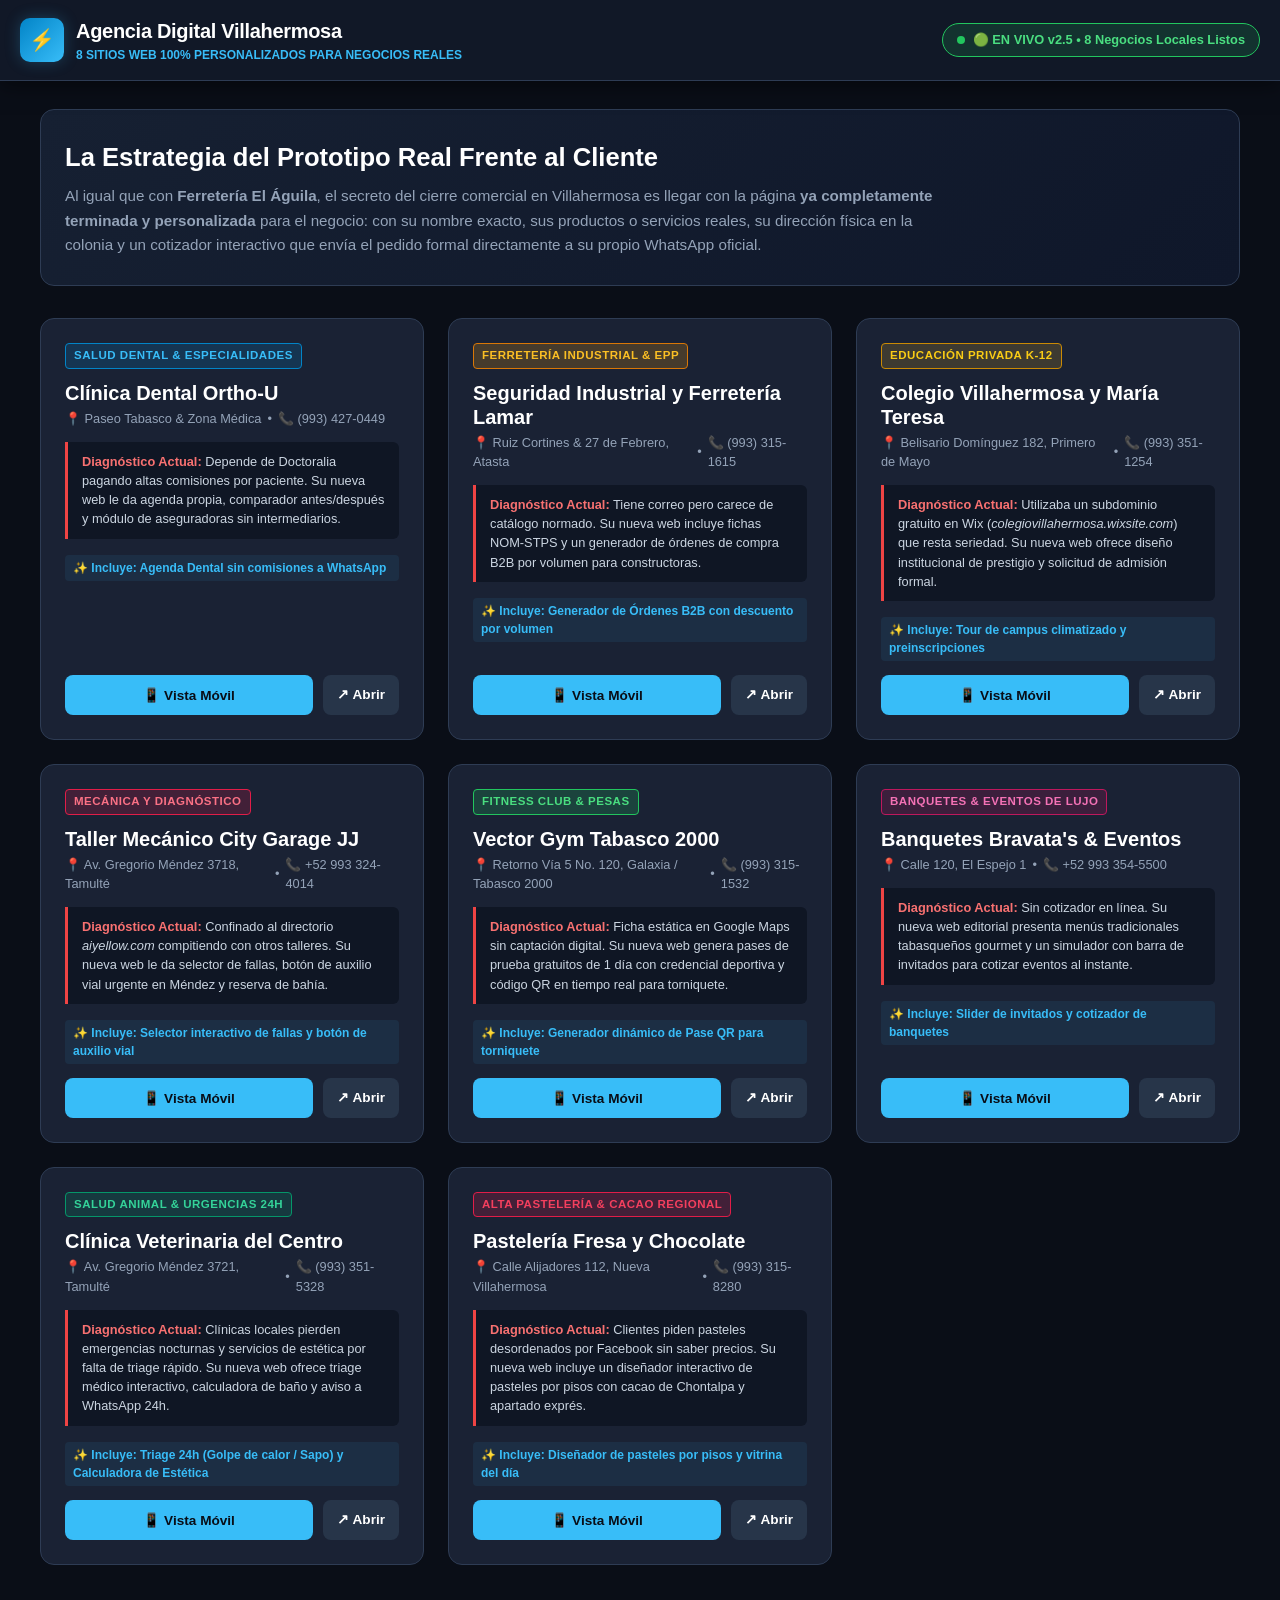
<file: sitios_clientes/index.html>
<!DOCTYPE html>
<html lang="es">
<head>
  <meta charset="UTF-8">
  <meta name="viewport" content="width=device-width, initial-scale=1.0">
  <title>Showroom de Clientes Reales | 8 Páginas Web Personalizadas Villahermosa</title>
  <meta name="description" content="Directorio de páginas web 100% personalizadas y funcionales construidas para 8 negocios reales de Villahermosa, Tabasco.">
  <link rel="stylesheet" href="css/hub.css?v=2.5">
</head>
<body>

  <!-- Header -->
  <header class="hub-header">
    <div class="hub-header-inner">
      <div class="hub-logo">
        <div class="hub-badge">⚡</div>
        <div>
          <h1>Agencia Digital Villahermosa</h1>
          <p>8 Sitios Web 100% Personalizados para Negocios Reales</p>
        </div>
      </div>

      <div class="status-indicator">
        <span class="status-dot"></span>
        <span>🟢 EN VIVO v2.5 • 8 Negocios Locales Listos</span>
      </div>
    </div>
  </header>

  <!-- Banner Explicativo -->
  <section class="hub-banner">
    <div class="banner-card">
      <h2>La Estrategia del Prototipo Real Frente al Cliente</h2>
      <p>
        Al igual que con <strong>Ferretería El Águila</strong>, el secreto del cierre comercial en Villahermosa es llegar con la página <strong>ya completamente terminada y personalizada</strong> para el negocio: con su nombre exacto, sus productos o servicios reales, su dirección física en la colonia y un cotizador interactivo que envía el pedido formal directamente a su propio WhatsApp oficial.
      </p>
    </div>
  </section>

  <!-- Grid de los 8 Clientes Reales -->
  <main class="clients-grid">

    <!-- Cliente 1: Clínica Dental Ortho-U -->
    <article class="client-card">
      <span class="client-sector-tag tag-dental">Salud Dental & Especialidades</span>
      <h3 class="client-name">Clínica Dental Ortho-U</h3>
      <div class="client-location">
        <span>📍 Paseo Tabasco & Zona Médica</span>
        <span>•</span>
        <span>📞 (993) 427-0449</span>
      </div>
      <div class="vulnerability-box">
        <strong>Diagnóstico Actual:</strong> Depende de Doctoralia pagando altas comisiones por paciente. Su nueva web le da agenda propia, comparador antes/después y módulo de aseguradoras sin intermediarios.
      </div>
      <span class="feature-pill">✨ Incluye: Agenda Dental sin comisiones a WhatsApp</span>
      <div class="card-actions-row">
        <button class="btn-open-mobile-view" onclick="openPhonePreview('1_clinica_orthou/index.html')">
          📱 Vista Móvil
        </button>
        <a href="1_clinica_orthou/index.html" target="_blank" class="btn-open-new-tab">
          ↗ Abrir
        </a>
      </div>
    </article>

    <!-- Cliente 2: Seguridad Industrial Lamar -->
    <article class="client-card">
      <span class="client-sector-tag tag-industrial">Ferretería Industrial & EPP</span>
      <h3 class="client-name">Seguridad Industrial y Ferretería Lamar</h3>
      <div class="client-location">
        <span>📍 Ruiz Cortines & 27 de Febrero, Atasta</span>
        <span>•</span>
        <span>📞 (993) 315-1615</span>
      </div>
      <div class="vulnerability-box">
        <strong>Diagnóstico Actual:</strong> Tiene correo pero carece de catálogo normado. Su nueva web incluye fichas NOM-STPS y un generador de órdenes de compra B2B por volumen para constructoras.
      </div>
      <span class="feature-pill">✨ Incluye: Generador de Órdenes B2B con descuento por volumen</span>
      <div class="card-actions-row">
        <button class="btn-open-mobile-view" onclick="openPhonePreview('2_ferreteria_lamar/index.html')">
          📱 Vista Móvil
        </button>
        <a href="2_ferreteria_lamar/index.html" target="_blank" class="btn-open-new-tab">
          ↗ Abrir
        </a>
      </div>
    </article>

    <!-- Cliente 3: Colegio Villahermosa y María Teresa -->
    <article class="client-card">
      <span class="client-sector-tag tag-colegio">Educación Privada K-12</span>
      <h3 class="client-name">Colegio Villahermosa y María Teresa</h3>
      <div class="client-location">
        <span>📍 Belisario Domínguez 182, Primero de Mayo</span>
        <span>•</span>
        <span>📞 (993) 351-1254</span>
      </div>
      <div class="vulnerability-box">
        <strong>Diagnóstico Actual:</strong> Utilizaba un subdominio gratuito en Wix (<em>colegiovillahermosa.wixsite.com</em>) que resta seriedad. Su nueva web ofrece diseño institucional de prestigio y solicitud de admisión formal.
      </div>
      <span class="feature-pill">✨ Incluye: Tour de campus climatizado y preinscripciones</span>
      <div class="card-actions-row">
        <button class="btn-open-mobile-view" onclick="openPhonePreview('3_colegio_villahermosa/index.html')">
          📱 Vista Móvil
        </button>
        <a href="3_colegio_villahermosa/index.html" target="_blank" class="btn-open-new-tab">
          ↗ Abrir
        </a>
      </div>
    </article>

    <!-- Cliente 4: Taller Mecánico City Garage JJ -->
    <article class="client-card">
      <span class="client-sector-tag tag-garage">Mecánica y Diagnóstico</span>
      <h3 class="client-name">Taller Mecánico City Garage JJ</h3>
      <div class="client-location">
        <span>📍 Av. Gregorio Méndez 3718, Tamulté</span>
        <span>•</span>
        <span>📞 +52 993 324-4014</span>
      </div>
      <div class="vulnerability-box">
        <strong>Diagnóstico Actual:</strong> Confinado al directorio <em>aiyellow.com</em> compitiendo con otros talleres. Su nueva web le da selector de fallas, botón de auxilio vial urgente en Méndez y reserva de bahía.
      </div>
      <span class="feature-pill">✨ Incluye: Selector interactivo de fallas y botón de auxilio vial</span>
      <div class="card-actions-row">
        <button class="btn-open-mobile-view" onclick="openPhonePreview('4_city_garage_jj/index.html')">
          📱 Vista Móvil
        </button>
        <a href="4_city_garage_jj/index.html" target="_blank" class="btn-open-new-tab">
          ↗ Abrir
        </a>
      </div>
    </article>

    <!-- Cliente 5: Vector Gym Tabasco 2000 -->
    <article class="client-card">
      <span class="client-sector-tag tag-gym">Fitness Club & Pesas</span>
      <h3 class="client-name">Vector Gym Tabasco 2000</h3>
      <div class="client-location">
        <span>📍 Retorno Vía 5 No. 120, Galaxia / Tabasco 2000</span>
        <span>•</span>
        <span>📞 (993) 315-1532</span>
      </div>
      <div class="vulnerability-box">
        <strong>Diagnóstico Actual:</strong> Ficha estática en Google Maps sin captación digital. Su nueva web genera pases de prueba gratuitos de 1 día con credencial deportiva y código QR en tiempo real para torniquete.
      </div>
      <span class="feature-pill">✨ Incluye: Generador dinámico de Pase QR para torniquete</span>
      <div class="card-actions-row">
        <button class="btn-open-mobile-view" onclick="openPhonePreview('5_vector_gym/index.html')">
          📱 Vista Móvil
        </button>
        <a href="5_vector_gym/index.html" target="_blank" class="btn-open-new-tab">
          ↗ Abrir
        </a>
      </div>
    </article>

    <!-- Cliente 6: Banquetes Bravata's -->
    <article class="client-card">
      <span class="client-sector-tag tag-banquetes">Banquetes & Eventos de Lujo</span>
      <h3 class="client-name">Banquetes Bravata's & Eventos</h3>
      <div class="client-location">
        <span>📍 Calle 120, El Espejo 1</span>
        <span>•</span>
        <span>📞 +52 993 354-5500</span>
      </div>
      <div class="vulnerability-box">
        <strong>Diagnóstico Actual:</strong> Sin cotizador en línea. Su nueva web editorial presenta menús tradicionales tabasqueños gourmet y un simulador con barra de invitados para cotizar eventos al instante.
      </div>
      <span class="feature-pill">✨ Incluye: Slider de invitados y cotizador de banquetes</span>
      <div class="card-actions-row">
        <button class="btn-open-mobile-view" onclick="openPhonePreview('6_banquetes_bravatas/index.html')">
          📱 Vista Móvil
        </button>
        <a href="6_banquetes_bravatas/index.html" target="_blank" class="btn-open-new-tab">
          ↗ Abrir
        </a>
      </div>
    </article>

    <!-- Cliente 7: Clínica Veterinaria del Centro -->
    <article class="client-card">
      <span class="client-sector-tag tag-veterinaria">Salud Animal & Urgencias 24h</span>
      <h3 class="client-name">Clínica Veterinaria del Centro</h3>
      <div class="client-location">
        <span>📍 Av. Gregorio Méndez 3721, Tamulté</span>
        <span>•</span>
        <span>📞 (993) 351-5328</span>
      </div>
      <div class="vulnerability-box">
        <strong>Diagnóstico Actual:</strong> Clínicas locales pierden emergencias nocturnas y servicios de estética por falta de triage rápido. Su nueva web ofrece triage médico interactivo, calculadora de baño y aviso a WhatsApp 24h.
      </div>
      <span class="feature-pill">✨ Incluye: Triage 24h (Golpe de calor / Sapo) y Calculadora de Estética</span>
      <div class="card-actions-row">
        <button class="btn-open-mobile-view" onclick="openPhonePreview('7_veterinaria_centro/index.html')">
          📱 Vista Móvil
        </button>
        <a href="7_veterinaria_centro/index.html" target="_blank" class="btn-open-new-tab">
          ↗ Abrir
        </a>
      </div>
    </article>

    <!-- Cliente 8: Pastelería y Repostería Fresa y Chocolate -->
    <article class="client-card">
      <span class="client-sector-tag tag-pasteleria">Alta Pastelería & Cacao Regional</span>
      <h3 class="client-name">Pastelería Fresa y Chocolate</h3>
      <div class="client-location">
        <span>📍 Calle Alijadores 112, Nueva Villahermosa</span>
        <span>•</span>
        <span>📞 (993) 315-8280</span>
      </div>
      <div class="vulnerability-box">
        <strong>Diagnóstico Actual:</strong> Clientes piden pasteles desordenados por Facebook sin saber precios. Su nueva web incluye un diseñador interactivo de pasteles por pisos con cacao de Chontalpa y apartado exprés.
      </div>
      <span class="feature-pill">✨ Incluye: Diseñador de pasteles por pisos y vitrina del día</span>
      <div class="card-actions-row">
        <button class="btn-open-mobile-view" onclick="openPhonePreview('8_pasteleria_fresaychocolate/index.html')">
          📱 Vista Móvil
        </button>
        <a href="8_pasteleria_fresaychocolate/index.html" target="_blank" class="btn-open-new-tab">
          ↗ Abrir
        </a>
      </div>
    </article>

  </main>

  <!-- Modal Simulador de Teléfono Celular -->
  <div class="phone-modal" id="phone-modal">
    <button class="phone-close-btn" id="phone-close-btn">&times;</button>
    <div class="phone-device">
      <iframe class="phone-iframe" id="phone-iframe" src="about:blank"></iframe>
    </div>
  </div>

  <script src="js/hub.js?v=2.5"></script>
</body>
</html>
</file>
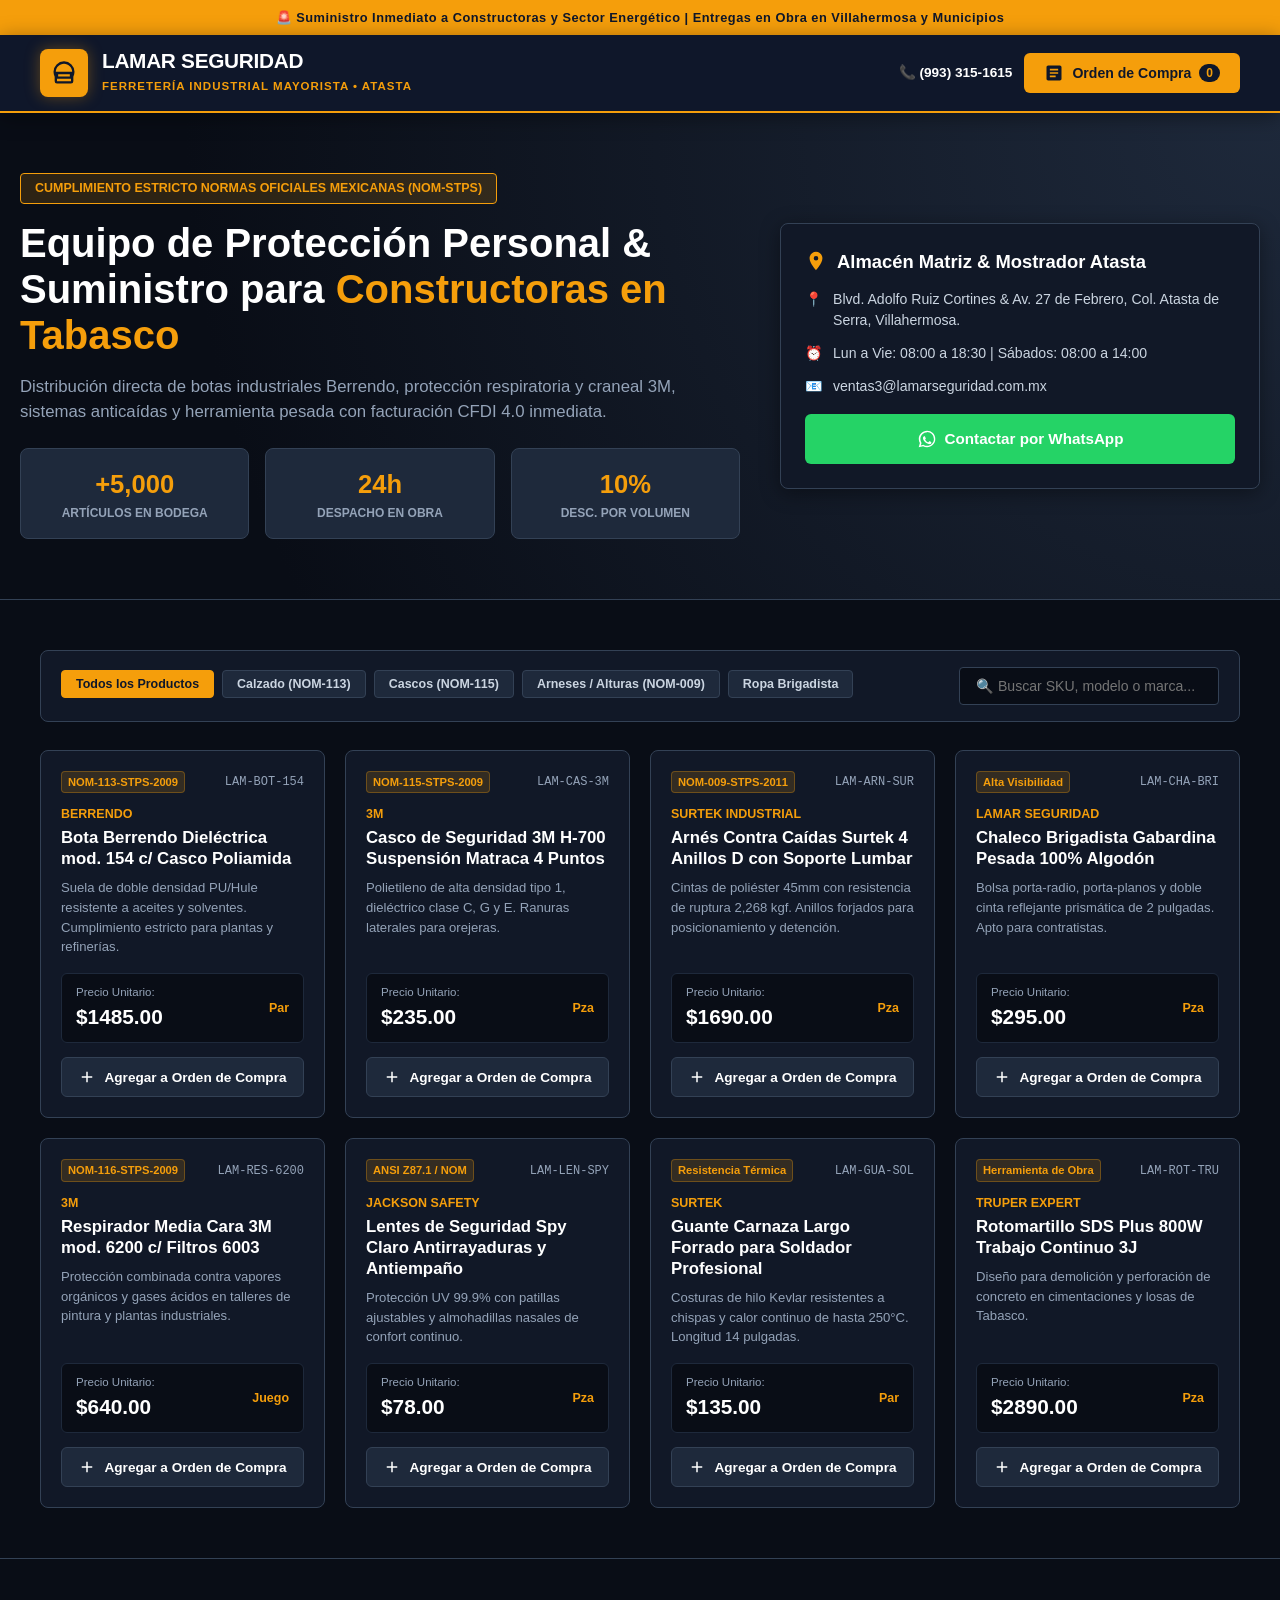
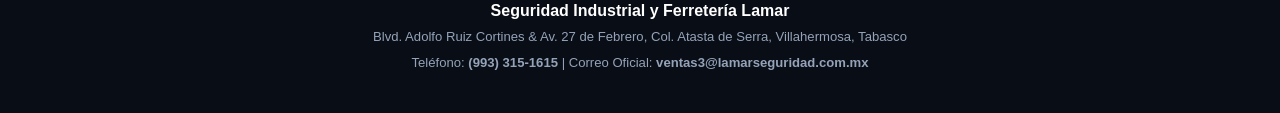
<file: sitios_clientes/2_ferreteria_lamar/index.html>
<!DOCTYPE html>
<html lang="es">
<head>
  <meta charset="UTF-8">
  <meta name="viewport" content="width=device-width, initial-scale=1.0">
  <title>Seguridad Industrial y Ferretería Lamar | Distribuidor Mayorista EPP en Villahermosa</title>
  <meta name="description" content="Venta mayorista de calzado dieléctrico, cascos 3M, arneses contra caídas y equipo de protección normado en Atasta de Serra, Villahermosa, Tabasco.">
  <link rel="stylesheet" href="css/industrial.css">
</head>
<body>

  <!-- Barra de Licitaciones y Obras -->
  <div class="top-contractor-bar">
    🚨 Suministro Inmediato a Constructoras y Sector Energético | Entregas en Obra en Villahermosa y Municipios
  </div>

  <!-- Encabezado B2B -->
  <header class="ind-header">
    <div class="ind-header-container">
      <a href="#" class="ind-brand">
        <div class="ind-logo-shield">
          <!-- Isotipo Industrial: Casco y Engranaje -->
          <svg width="28" height="28" fill="#0f172a" viewBox="0 0 24 24">
            <path d="M12 2a9 9 0 00-9 9c0 1.48.36 2.88 1 4.11V19a2 2 0 002 2h12a2 2 0 002-2v-3.89c.64-1.23 1-2.63 1-4.11a9 9 0 00-9-9zm0 2c3.87 0 7 3.13 7 7H5c0-3.87 3.13-7 7-7zm-5 9h10v2H7v-2zm-1 4h12v2H6v-2z"/>
          </svg>
        </div>
        <div class="ind-brand-text">
          <h1>LAMAR SEGURIDAD</h1>
          <span>Ferretería Industrial Mayorista • Atasta</span>
        </div>
      </a>

      <div class="ind-header-actions">
        <a href="tel:9933151615" style="color: #fff; font-size: 0.85rem; font-weight: 700; text-decoration: none; display: flex; align-items: center; gap: 6px;">
          📞 (993) 315-1615
        </a>
        <button class="btn-open-rfq" id="btn-open-rfq-cart">
          <svg width="20" height="20" fill="currentColor" viewBox="0 0 24 24"><path d="M19 3H5c-1.1 0-2 .9-2 2v14c0 1.1.9 2 2 2h14c1.1 0 2-.9 2-2V5c0-1.1-.9-2-2-2zm-5 14H7v-2h7v2zm3-4H7v-2h10v2zm0-4H7V7h10v2z"/></svg>
          <span>Orden de Compra</span>
          <span class="rfq-badge" id="rfq-count-badge">0</span>
        </button>
      </div>
    </div>
  </header>

  <!-- Hero B2B -->
  <section class="ind-hero">
    <div class="ind-hero-grid">
      <div>
        <div class="ind-hero-pill">
          Cumplimiento Estricto Normas Oficiales Mexicanas (NOM-STPS)
        </div>
        <h2 class="ind-hero-title">
          Equipo de Protección Personal & Suministro para <span>Constructoras en Tabasco</span>
        </h2>
        <p class="ind-hero-desc">
          Distribución directa de botas industriales Berrendo, protección respiratoria y craneal 3M, sistemas anticaídas y herramienta pesada con facturación CFDI 4.0 inmediata.
        </p>

        <div class="ind-hero-stats">
          <div class="stat-box-ind">
            <div class="stat-num-ind">+5,000</div>
            <div class="stat-label-ind">Artículos en Bodega</div>
          </div>
          <div class="stat-box-ind">
            <div class="stat-num-ind">24h</div>
            <div class="stat-label-ind">Despacho en Obra</div>
          </div>
          <div class="stat-box-ind">
            <div class="stat-num-ind">10%</div>
            <div class="stat-label-ind">Desc. por Volumen</div>
          </div>
        </div>
      </div>

      <!-- Almacén Matriz Atasta -->
      <div class="matriz-atasta-card">
        <h3 class="matriz-title">
          <svg width="22" height="22" fill="#f59e0b" viewBox="0 0 24 24"><path d="M12 2C8.13 2 5 5.13 5 9c0 5.25 7 13 7 13s7-7.75 7-13c0-3.87-3.13-7-7-7zm0 9.5a2.5 2.5 0 010-5 2.5 2.5 0 010 5z"/></svg>
          Almacén Matriz & Mostrador Atasta
        </h3>
        <div class="matriz-info-row">
          <span>📍</span>
          <span>Blvd. Adolfo Ruiz Cortines & Av. 27 de Febrero, Col. Atasta de Serra, Villahermosa.</span>
        </div>
        <div class="matriz-info-row">
          <span>⏰</span>
          <span>Lun a Vie: 08:00 a 18:30 | Sábados: 08:00 a 14:00</span>
        </div>
        <div class="matriz-info-row">
          <span>📧</span>
          <span>ventas3@lamarseguridad.com.mx</span>
        </div>
        <a href="https://wa.me/529933151615?text=Hola%20Lamar%20Seguridad,%20solicito%20atenci%C3%B3n%20para%20licitaci%C3%B3n/compras%20en%20Villahermosa" target="_blank" class="btn-contact-matriz">
          <svg width="20" height="20" fill="currentColor" viewBox="0 0 24 24"><path d="M12.04 2c-5.46 0-9.91 4.45-9.91 9.91 0 1.75.46 3.45 1.32 4.95L2.05 22l5.25-1.38c1.45.79 3.08 1.21 4.74 1.21 5.46 0 9.91-4.45 9.91-9.91 0-2.65-1.03-5.14-2.9-7.01A9.816 9.816 0 0012.04 2m.01 1.67c2.2 0 4.26.86 5.82 2.42a8.225 8.225 0 012.41 5.83c0 4.54-3.7 8.24-8.24 8.24-1.42 0-2.81-.37-4.04-1.07l-.29-.17-3.11.82.83-3.03-.19-.32c-.78-1.28-1.19-2.77-1.19-4.29 0-4.54 3.7-8.24 8.24-8.24m4.52 11.66c-.25-.13-1.47-.72-1.7-.81-.23-.08-.39-.13-.56.13-.17.25-.64.81-.79.97-.14.17-.29.19-.54.06-.25-.13-1.06-.39-2.02-1.24-.75-.67-1.25-1.49-1.39-1.74-.14-.25-.02-.39.11-.51.11-.11.25-.29.37-.43.13-.15.17-.25.25-.42.08-.17.04-.32-.02-.45-.06-.13-.56-1.35-.77-1.85-.2-.49-.4-.42-.56-.43h-.48c-.16 0-.43.06-.66.31-.23.25-.87.85-.87 2.08s.89 2.41 1.01 2.58c.13.17 1.75 2.67 4.24 3.74.59.26 1.05.41 1.41.53.6.19 1.14.16 1.57.1.48-.07 1.47-.6 1.68-1.18.21-.58.21-1.07.14-1.18-.06-.11-.23-.19-.48-.31z"/></svg>
          Contactar por WhatsApp
        </a>
      </div>
    </div>
  </section>

  <!-- Catálogo y Filtros por Norma STPS -->
  <main class="catalog-section">
    <div class="filter-toolbar">
      <div class="nom-filters">
        <button class="nom-btn active" data-filter="all">Todos los Productos</button>
        <button class="nom-btn" data-filter="NOM-113">Calzado (NOM-113)</button>
        <button class="nom-btn" data-filter="NOM-115">Cascos (NOM-115)</button>
        <button class="nom-btn" data-filter="NOM-009">Arneses / Alturas (NOM-009)</button>
        <button class="nom-btn" data-filter="Ropa de Trabajo">Ropa Brigadista</button>
      </div>
      <input type="text" id="ind-search" class="ind-search-input" placeholder="🔍 Buscar SKU, modelo o marca...">
    </div>

    <div class="ind-products-grid" id="products-grid">
      <!-- Generado dinámicamente -->
    </div>
  </main>

  <!-- Drawer Lateral: Orden de Compra B2B -->
  <div class="rfq-drawer-overlay" id="rfq-overlay"></div>
  <aside class="rfq-drawer" id="rfq-drawer">
    <div class="rfq-header">
      <h3>ORDEN DE COMPRA B2B</h3>
      <button id="btn-close-rfq" style="background: transparent; border: none; color: #fff; font-size: 1.5rem; cursor: pointer;">&times;</button>
    </div>

    <div style="padding: 16px 20px; background: #161f30; border-bottom: 1px solid var(--border-dark);">
      <label style="display: block; font-size: 0.78rem; font-weight: 700; color: var(--text-gray); margin-bottom: 4px;">Nombre de tu Empresa / Contratista:</label>
      <input type="text" id="rfq-company-name" placeholder="Ej. Constructora Olmeca S.A." style="width: 100%; padding: 10px; background: #090d16; border: 1px solid var(--border-dark); color: #fff; border-radius: 4px; font-size: 0.88rem;">
    </div>

    <div class="rfq-body" id="rfq-items-list">
      <!-- Items -->
    </div>

    <div class="rfq-footer">
      <div class="discount-tag-banner" id="discount-banner" style="display: none;"></div>

      <div style="display: flex; justify-content: space-between; font-size: 0.85rem; color: var(--text-gray); margin-bottom: 4px;">
        <span>Subtotal Bruto:</span>
        <span id="rfq-subtotal">$0.00 MXN</span>
      </div>
      <div style="display: flex; justify-content: space-between; font-size: 0.85rem; color: var(--text-gray); margin-bottom: 8px;">
        <span>IVA (16%):</span>
        <span id="rfq-iva">$0.00 MXN</span>
      </div>
      <div style="display: flex; justify-content: space-between; font-size: 1.25rem; font-weight: 900; color: #fff; border-top: 1px dashed var(--border-dark); padding-top: 8px; margin-bottom: 14px;">
        <span>Total Neto:</span>
        <span id="rfq-total" style="color: var(--industrial-yellow);">$0.00 MXN</span>
      </div>

      <button class="btn-submit-po-whatsapp" id="btn-submit-rfq">
        <svg width="22" height="22" fill="currentColor" viewBox="0 0 24 24"><path d="M12.04 2c-5.46 0-9.91 4.45-9.91 9.91 0 1.75.46 3.45 1.32 4.95L2.05 22l5.25-1.38c1.45.79 3.08 1.21 4.74 1.21 5.46 0 9.91-4.45 9.91-9.91 0-2.65-1.03-5.14-2.9-7.01A9.816 9.816 0 0012.04 2m.01 1.67c2.2 0 4.26.86 5.82 2.42a8.225 8.225 0 012.41 5.83c0 4.54-3.7 8.24-8.24 8.24-1.42 0-2.81-.37-4.04-1.07l-.29-.17-3.11.82.83-3.03-.19-.32c-.78-1.28-1.19-2.77-1.19-4.29 0-4.54 3.7-8.24 8.24-8.24m4.52 11.66c-.25-.13-1.47-.72-1.7-.81-.23-.08-.39-.13-.56.13-.17.25-.64.81-.79.97-.14.17-.29.19-.54.06-.25-.13-1.06-.39-2.02-1.24-.75-.67-1.25-1.49-1.39-1.74-.14-.25-.02-.39.11-.51.11-.11.25-.29.37-.43.13-.15.17-.25.25-.42.08-.17.04-.32-.02-.45-.06-.13-.56-1.35-.77-1.85-.2-.49-.4-.42-.56-.43h-.48c-.16 0-.43.06-.66.31-.23.25-.87.85-.87 2.08s.89 2.41 1.01 2.58c.13.17 1.75 2.67 4.24 3.74.59.26 1.05.41 1.41.53.6.19 1.14.16 1.57.1.48-.07 1.47-.6 1.68-1.18.21-.58.21-1.07.14-1.18-.06-.11-.23-.19-.48-.31z"/></svg>
        Enviar Orden a Ventas Lamar (WhatsApp)
      </button>
    </div>
  </aside>

  <!-- Footer B2B -->
  <footer style="background: #090d16; border-top: 1px solid var(--border-dark); padding: 40px 20px; text-align: center; font-size: 0.82rem; color: var(--text-gray);">
    <p style="font-size: 1rem; font-weight: 800; color: #fff;">Seguridad Industrial y Ferretería Lamar</p>
    <p style="margin-top: 4px;">Blvd. Adolfo Ruiz Cortines & Av. 27 de Febrero, Col. Atasta de Serra, Villahermosa, Tabasco</p>
    <p style="margin-top: 6px;">Teléfono: <strong>(993) 315-1615</strong> | Correo Oficial: <strong>ventas3@lamarseguridad.com.mx</strong></p>
  </footer>

  <script src="js/industrial.js"></script>
</body>
</html>
</file>
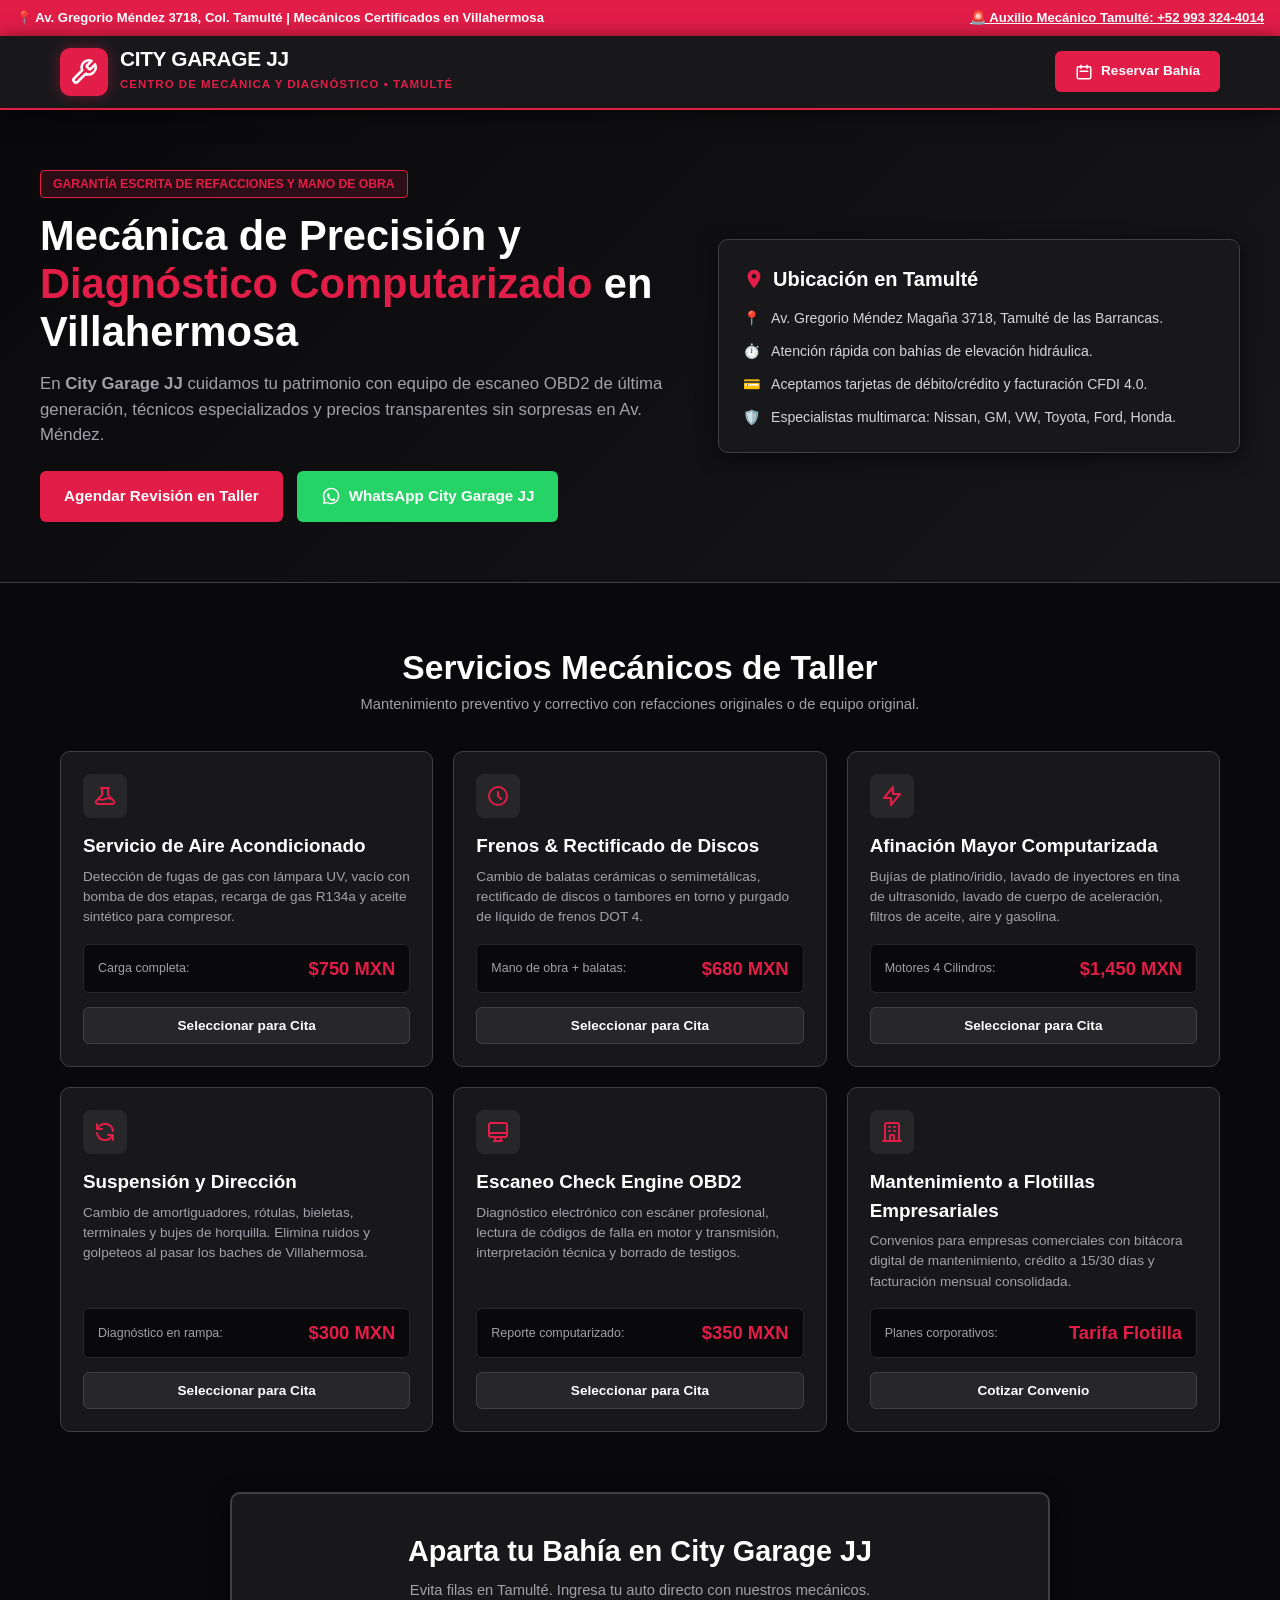
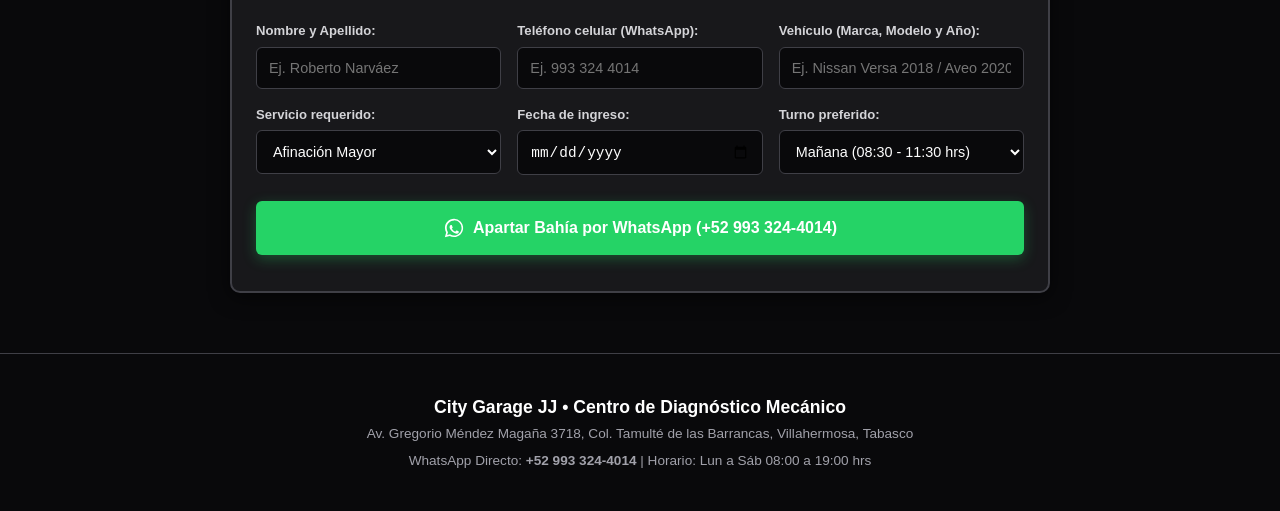
<file: sitios_clientes/4_city_garage_jj/index.html>
<!DOCTYPE html>
<html lang="es">
<head>
  <meta charset="UTF-8">
  <meta name="viewport" content="width=device-width, initial-scale=1.0">
  <title>City Garage JJ | Centro Mecánico Automotriz y Diagnóstico en Tamulté</title>
  <meta name="description" content="Taller mecánico de precisión en Av. Gregorio Méndez, Tamulté, Villahermosa. Frenos, suspensión, clima automotriz, afinación computarizada y auxilio vial.">
  <link rel="stylesheet" href="css/garage.css">
</head>
<body>

  <!-- Barra de Auxilio en Tamulté -->
  <div class="top-garage-alert">
    <div>
      📍 Av. Gregorio Méndez 3718, Col. Tamulté | Mecánicos Certificados en Villahermosa
    </div>
    <div>
      <a href="#" class="btn-auxilio-trigger">
        🚨 Auxilio Mecánico Tamulté: +52 993 324-4014
      </a>
    </div>
  </div>

  <!-- Encabezado Garage -->
  <header class="garage-header">
    <div class="header-container">
      <a href="#" class="garage-brand">
        <div class="garage-logo-badge">
          <!-- Isotipo Llave y Pistón -->
          <svg width="28" height="28" fill="none" stroke="#ffffff" viewBox="0 0 24 24">
            <path stroke-linecap="round" stroke-linejoin="round" stroke-width="2.2" d="M14.7 6.3a1 1 0 0 0 0 1.4l1.6 1.6a1 1 0 0 0 1.4 0l3.77-3.77a6 6 0 0 1-7.94 7.94l-6.91 6.91a2.12 2.12 0 0 1-3-3l6.91-6.91a6 6 0 0 1 7.94-7.94l-3.76 3.76z"/>
          </svg>
        </div>
        <div class="garage-titles">
          <h1>CITY GARAGE JJ</h1>
          <span>Centro de Mecánica y Diagnóstico • Tamulté</span>
        </div>
      </a>

      <div>
        <a href="#agendar-bahia" class="btn-book-bay">
          <svg width="18" height="18" fill="none" stroke="currentColor" viewBox="0 0 24 24"><path stroke-linecap="round" stroke-linejoin="round" stroke-width="2" d="M8 7V3m8 4V3m-9 8h10M5 21h14a2 2 0 002-2V7a2 2 0 00-2-2H5a2 2 0 00-2 2v12a2 2 0 002 2z"/></svg>
          Reservar Bahía
        </a>
      </div>
    </div>
  </header>

  <!-- Hero High-Performance -->
  <section class="garage-hero">
    <div class="hero-grid">
      <div>
        <div class="pill-guarantee">
          Garantía Escrita de Refacciones y Mano de Obra
        </div>
        <h2 class="hero-title">
          Mecánica de Precisión y <span>Diagnóstico Computarizado</span> en Villahermosa
        </h2>
        <p class="hero-desc">
          En <strong>City Garage JJ</strong> cuidamos tu patrimonio con equipo de escaneo OBD2 de última generación, técnicos especializados y precios transparentes sin sorpresas en Av. Méndez.
        </p>

        <div class="hero-ctas">
          <a href="#agendar-bahia" class="btn-emergency-call">Agendar Revisión en Taller</a>
          <a href="#" class="btn-wa-garage btn-auxilio-trigger">
            <svg width="20" height="20" fill="currentColor" viewBox="0 0 24 24"><path d="M12.04 2c-5.46 0-9.91 4.45-9.91 9.91 0 1.75.46 3.45 1.32 4.95L2.05 22l5.25-1.38c1.45.79 3.08 1.21 4.74 1.21 5.46 0 9.91-4.45 9.91-9.91 0-2.65-1.03-5.14-2.9-7.01A9.816 9.816 0 0012.04 2m.01 1.67c2.2 0 4.26.86 5.82 2.42a8.225 8.225 0 012.41 5.83c0 4.54-3.7 8.24-8.24 8.24-1.42 0-2.81-.37-4.04-1.07l-.29-.17-3.11.82.83-3.03-.19-.32c-.78-1.28-1.19-2.77-1.19-4.29 0-4.54 3.7-8.24 8.24-8.24m4.52 11.66c-.25-.13-1.47-.72-1.7-.81-.23-.08-.39-.13-.56.13-.17.25-.64.81-.79.97-.14.17-.29.19-.54.06-.25-.13-1.06-.39-2.02-1.24-.75-.67-1.25-1.49-1.39-1.74-.14-.25-.02-.39.11-.51.11-.11.25-.29.37-.43.13-.15.17-.25.25-.42.08-.17.04-.32-.02-.45-.06-.13-.56-1.35-.77-1.85-.2-.49-.4-.42-.56-.43h-.48c-.16 0-.43.06-.66.31-.23.25-.87.85-.87 2.08s.89 2.41 1.01 2.58c.13.17 1.75 2.67 4.24 3.74.59.26 1.05.41 1.41.53.6.19 1.14.16 1.57.1.48-.07 1.47-.6 1.68-1.18.21-.58.21-1.07.14-1.18-.06-.11-.23-.19-.48-.31z"/></svg>
            <span>WhatsApp City Garage JJ</span>
          </a>
        </div>
      </div>

      <!-- Card de Ubicación y Servicios -->
      <div class="garage-info-card">
        <h3>
          <svg width="22" height="22" fill="var(--racing-red)" viewBox="0 0 24 24"><path d="M12 2C8.13 2 5 5.13 5 9c0 5.25 7 13 7 13s7-7.75 7-13c0-3.87-3.13-7-7-7zm0 9.5a2.5 2.5 0 010-5 2.5 2.5 0 010 5z"/></svg>
          Ubicación en Tamulté
        </h3>
        <ul class="spec-list">
          <li>
            <span>📍</span>
            <span>Av. Gregorio Méndez Magaña 3718, Tamulté de las Barrancas.</span>
          </li>
          <li>
            <span>⏱️</span>
            <span>Atención rápida con bahías de elevación hidráulica.</span>
          </li>
          <li>
            <span>💳</span>
            <span>Aceptamos tarjetas de débito/crédito y facturación CFDI 4.0.</span>
          </li>
          <li>
            <span>🛡️</span>
            <span>Especialistas multimarca: Nissan, GM, VW, Toyota, Ford, Honda.</span>
          </li>
        </ul>
      </div>
    </div>
  </section>

  <!-- Catálogo de Servicios Mecánicos -->
  <main class="section-wrap">
    <div class="section-title-wrap">
      <h2>Servicios Mecánicos de Taller</h2>
      <p>Mantenimiento preventivo y correctivo con refacciones originales o de equipo original.</p>
    </div>

    <div class="services-grid">

      <!-- Clima Automotriz -->
      <article class="service-card">
        <div class="service-icon-box">
          <svg width="24" height="24" fill="none" stroke="currentColor" viewBox="0 0 24 24"><path stroke-linecap="round" stroke-linejoin="round" stroke-width="2" d="M19.428 15.428a2 2 0 00-1.022-.547l-2.387-.477a6 6 0 00-3.86.517l-.318.158a6 6 0 01-3.86.517L6.05 15.21a2 2 0 00-1.806.547M8 4h8l-1 1v5.172a2 2 0 00.586 1.414l5 5c1.26 1.26.367 3.414-1.415 3.414H4.828c-1.782 0-2.674-2.154-1.414-3.414l5-5A2 2 0 009 10.172V5L8 4z"/></svg>
        </div>
        <h3>Servicio de Aire Acondicionado</h3>
        <p>Detección de fugas de gas con lámpara UV, vacío con bomba de dos etapas, recarga de gas R134a y aceite sintético para compresor.</p>
        <div class="service-meta-box">
          <span style="font-size: 0.78rem; color: var(--text-muted);">Carga completa:</span>
          <span class="price-tag-garage">$750 MXN</span>
        </div>
        <button class="btn-select-service" onclick="selectServiceForBay('Aire Acondicionado')">Seleccionar para Cita</button>
      </article>

      <!-- Frenos -->
      <article class="service-card">
        <div class="service-icon-box">
          <svg width="24" height="24" fill="none" stroke="currentColor" viewBox="0 0 24 24"><path stroke-linecap="round" stroke-linejoin="round" stroke-width="2" d="M12 8v4l3 3m6-3a9 9 0 11-18 0 9 9 0 0118 0z"/></svg>
        </div>
        <h3>Frenos & Rectificado de Discos</h3>
        <p>Cambio de balatas cerámicas o semimetálicas, rectificado de discos o tambores en torno y purgado de líquido de frenos DOT 4.</p>
        <div class="service-meta-box">
          <span style="font-size: 0.78rem; color: var(--text-muted);">Mano de obra + balatas:</span>
          <span class="price-tag-garage">$680 MXN</span>
        </div>
        <button class="btn-select-service" onclick="selectServiceForBay('Frenos')">Seleccionar para Cita</button>
      </article>

      <!-- Afinación Mayor -->
      <article class="service-card">
        <div class="service-icon-box">
          <svg width="24" height="24" fill="none" stroke="currentColor" viewBox="0 0 24 24"><path stroke-linecap="round" stroke-linejoin="round" stroke-width="2" d="M13 10V3L4 14h7v7l9-11h-7z"/></svg>
        </div>
        <h3>Afinación Mayor Computarizada</h3>
        <p>Bujías de platino/iridio, lavado de inyectores en tina de ultrasonido, lavado de cuerpo de aceleración, filtros de aceite, aire y gasolina.</p>
        <div class="service-meta-box">
          <span style="font-size: 0.78rem; color: var(--text-muted);">Motores 4 Cilindros:</span>
          <span class="price-tag-garage">$1,450 MXN</span>
        </div>
        <button class="btn-select-service" onclick="selectServiceForBay('Afinación Mayor')">Seleccionar para Cita</button>
      </article>

      <!-- Suspensión -->
      <article class="service-card">
        <div class="service-icon-box">
          <svg width="24" height="24" fill="none" stroke="currentColor" viewBox="0 0 24 24"><path stroke-linecap="round" stroke-linejoin="round" stroke-width="2" d="M4 4v5h.582m15.356 2A8.001 8.001 0 004.582 9m0 0H9m11 11v-5h-.581m0 0a8.003 8.003 0 01-15.357-2m15.357 2H15"/></svg>
        </div>
        <h3>Suspensión y Dirección</h3>
        <p>Cambio de amortiguadores, rótulas, bieletas, terminales y bujes de horquilla. Elimina ruidos y golpeteos al pasar los baches de Villahermosa.</p>
        <div class="service-meta-box">
          <span style="font-size: 0.78rem; color: var(--text-muted);">Diagnóstico en rampa:</span>
          <span class="price-tag-garage">$300 MXN</span>
        </div>
        <button class="btn-select-service" onclick="selectServiceForBay('Suspensión')">Seleccionar para Cita</button>
      </article>

      <!-- Escaneo OBD2 -->
      <article class="service-card">
        <div class="service-icon-box">
          <svg width="24" height="24" fill="none" stroke="currentColor" viewBox="0 0 24 24"><path stroke-linecap="round" stroke-linejoin="round" stroke-width="2" d="M9.75 17L9 20l-1 1h8l-1-1-.75-3M3 13h18M5 17h14a2 2 0 002-2V5a2 2 0 00-2-2H5a2 2 0 00-2 2v10a2 2 0 002 2z"/></svg>
        </div>
        <h3>Escaneo Check Engine OBD2</h3>
        <p>Diagnóstico electrónico con escáner profesional, lectura de códigos de falla en motor y transmisión, interpretación técnica y borrado de testigos.</p>
        <div class="service-meta-box">
          <span style="font-size: 0.78rem; color: var(--text-muted);">Reporte computarizado:</span>
          <span class="price-tag-garage">$350 MXN</span>
        </div>
        <button class="btn-select-service" onclick="selectServiceForBay('Escaneo Check Engine')">Seleccionar para Cita</button>
      </article>

      <!-- Flotillas -->
      <article class="service-card">
        <div class="service-icon-box">
          <svg width="24" height="24" fill="none" stroke="currentColor" viewBox="0 0 24 24"><path stroke-linecap="round" stroke-linejoin="round" stroke-width="2" d="M19 21V5a2 2 0 00-2-2H7a2 2 0 00-2 2v16m14 0h2m-2 0h-5m-9 0H3m2 0h5M9 7h1m-1 4h1m4-4h1m-1 4h1m-5 10v-5a1 1 0 011-1h2a1 1 0 011 1v5m-4 0h4"/></svg>
        </div>
        <h3>Mantenimiento a Flotillas Empresariales</h3>
        <p>Convenios para empresas comerciales con bitácora digital de mantenimiento, crédito a 15/30 días y facturación mensual consolidada.</p>
        <div class="service-meta-box">
          <span style="font-size: 0.78rem; color: var(--text-muted);">Planes corporativos:</span>
          <span class="price-tag-garage">Tarifa Flotilla</span>
        </div>
        <button class="btn-select-service" onclick="selectServiceForBay('Flotillas')">Cotizar Convenio</button>
      </article>

    </div>
  </main>

  <!-- Agendamiento de Bahía -->
  <section class="section-wrap" id="agendar-bahia">
    <div class="booking-garage-container">
      <div style="text-align: center;">
        <h3 style="font-size: 1.8rem; font-weight: 900; color: #fff;">Aparta tu Bahía en City Garage JJ</h3>
        <p style="color: var(--text-muted); font-size: 0.92rem; margin-top: 6px;">Evita filas en Tamulté. Ingresa tu auto directo con nuestros mecánicos.</p>
      </div>

      <form id="garage-form" class="booking-garage-grid">
        <div class="field-group">
          <label for="client-name">Nombre y Apellido:</label>
          <input type="text" id="client-name" class="input-dark" placeholder="Ej. Roberto Narváez" required>
        </div>

        <div class="field-group">
          <label for="client-phone">Teléfono celular (WhatsApp):</label>
          <input type="tel" id="client-phone" class="input-dark" placeholder="Ej. 993 324 4014" required>
        </div>

        <div class="field-group">
          <label for="client-car">Vehículo (Marca, Modelo y Año):</label>
          <input type="text" id="client-car" class="input-dark" placeholder="Ej. Nissan Versa 2018 / Aveo 2020" required>
        </div>

        <div class="field-group">
          <label for="select-service">Servicio requerido:</label>
          <select id="select-service" class="select-dark">
            <option value="Afinación Mayor">Afinación Mayor</option>
            <option value="Aire Acondicionado Automotriz">Aire Acondicionado Automotriz</option>
            <option value="Frenos y Rectificado">Frenos y Rectificado</option>
            <option value="Suspensión y Dirección">Suspensión y Dirección</option>
            <option value="Escaneo Check Engine OBD2">Escaneo Check Engine OBD2</option>
            <option value="Revisión General Preventiva">Revisión General Preventiva</option>
          </select>
        </div>

        <div class="field-group">
          <label for="client-date">Fecha de ingreso:</label>
          <input type="date" id="client-date" class="input-dark">
        </div>

        <div class="field-group">
          <label for="select-shift">Turno preferido:</label>
          <select id="select-shift" class="select-dark">
            <option value="Mañana (08:30 - 11:30 hrs)">Mañana (08:30 - 11:30 hrs)</option>
            <option value="Mediodía (12:00 - 14:30 hrs)">Mediodía (12:00 - 14:30 hrs)</option>
            <option value="Tarde (15:00 - 18:00 hrs)">Tarde (15:00 - 18:00 hrs)</option>
          </select>
        </div>

        <button type="submit" class="btn-submit-garage-wa">
          <svg width="22" height="22" fill="currentColor" viewBox="0 0 24 24"><path d="M12.04 2c-5.46 0-9.91 4.45-9.91 9.91 0 1.75.46 3.45 1.32 4.95L2.05 22l5.25-1.38c1.45.79 3.08 1.21 4.74 1.21 5.46 0 9.91-4.45 9.91-9.91 0-2.65-1.03-5.14-2.9-7.01A9.816 9.816 0 0012.04 2m.01 1.67c2.2 0 4.26.86 5.82 2.42a8.225 8.225 0 012.41 5.83c0 4.54-3.7 8.24-8.24 8.24-1.42 0-2.81-.37-4.04-1.07l-.29-.17-3.11.82.83-3.03-.19-.32c-.78-1.28-1.19-2.77-1.19-4.29 0-4.54 3.7-8.24 8.24-8.24m4.52 11.66c-.25-.13-1.47-.72-1.7-.81-.23-.08-.39-.13-.56.13-.17.25-.64.81-.79.97-.14.17-.29.19-.54.06-.25-.13-1.06-.39-2.02-1.24-.75-.67-1.25-1.49-1.39-1.74-.14-.25-.02-.39.11-.51.11-.11.25-.29.37-.43.13-.15.17-.25.25-.42.08-.17.04-.32-.02-.45-.06-.13-.56-1.35-.77-1.85-.2-.49-.4-.42-.56-.43h-.48c-.16 0-.43.06-.66.31-.23.25-.87.85-.87 2.08s.89 2.41 1.01 2.58c.13.17 1.75 2.67 4.24 3.74.59.26 1.05.41 1.41.53.6.19 1.14.16 1.57.1.48-.07 1.47-.6 1.68-1.18.21-.58.21-1.07.14-1.18-.06-.11-.23-.19-.48-.31z"/></svg>
          Apartar Bahía por WhatsApp (+52 993 324-4014)
        </button>
      </form>
    </div>
  </section>

  <!-- Footer Garage -->
  <footer class="garage-footer">
    <div style="max-width: 1000px; margin: 0 auto;">
      <p style="font-size: 1.1rem; font-weight: 900; color: #fff;">City Garage JJ • Centro de Diagnóstico Mecánico</p>
      <p style="margin-top: 4px;">Av. Gregorio Méndez Magaña 3718, Col. Tamulté de las Barrancas, Villahermosa, Tabasco</p>
      <p style="margin-top: 6px;">WhatsApp Directo: <strong>+52 993 324-4014</strong> | Horario: Lun a Sáb 08:00 a 19:00 hrs</p>
    </div>
  </footer>

  <script src="js/garage.js"></script>
</body>
</html>
</file>
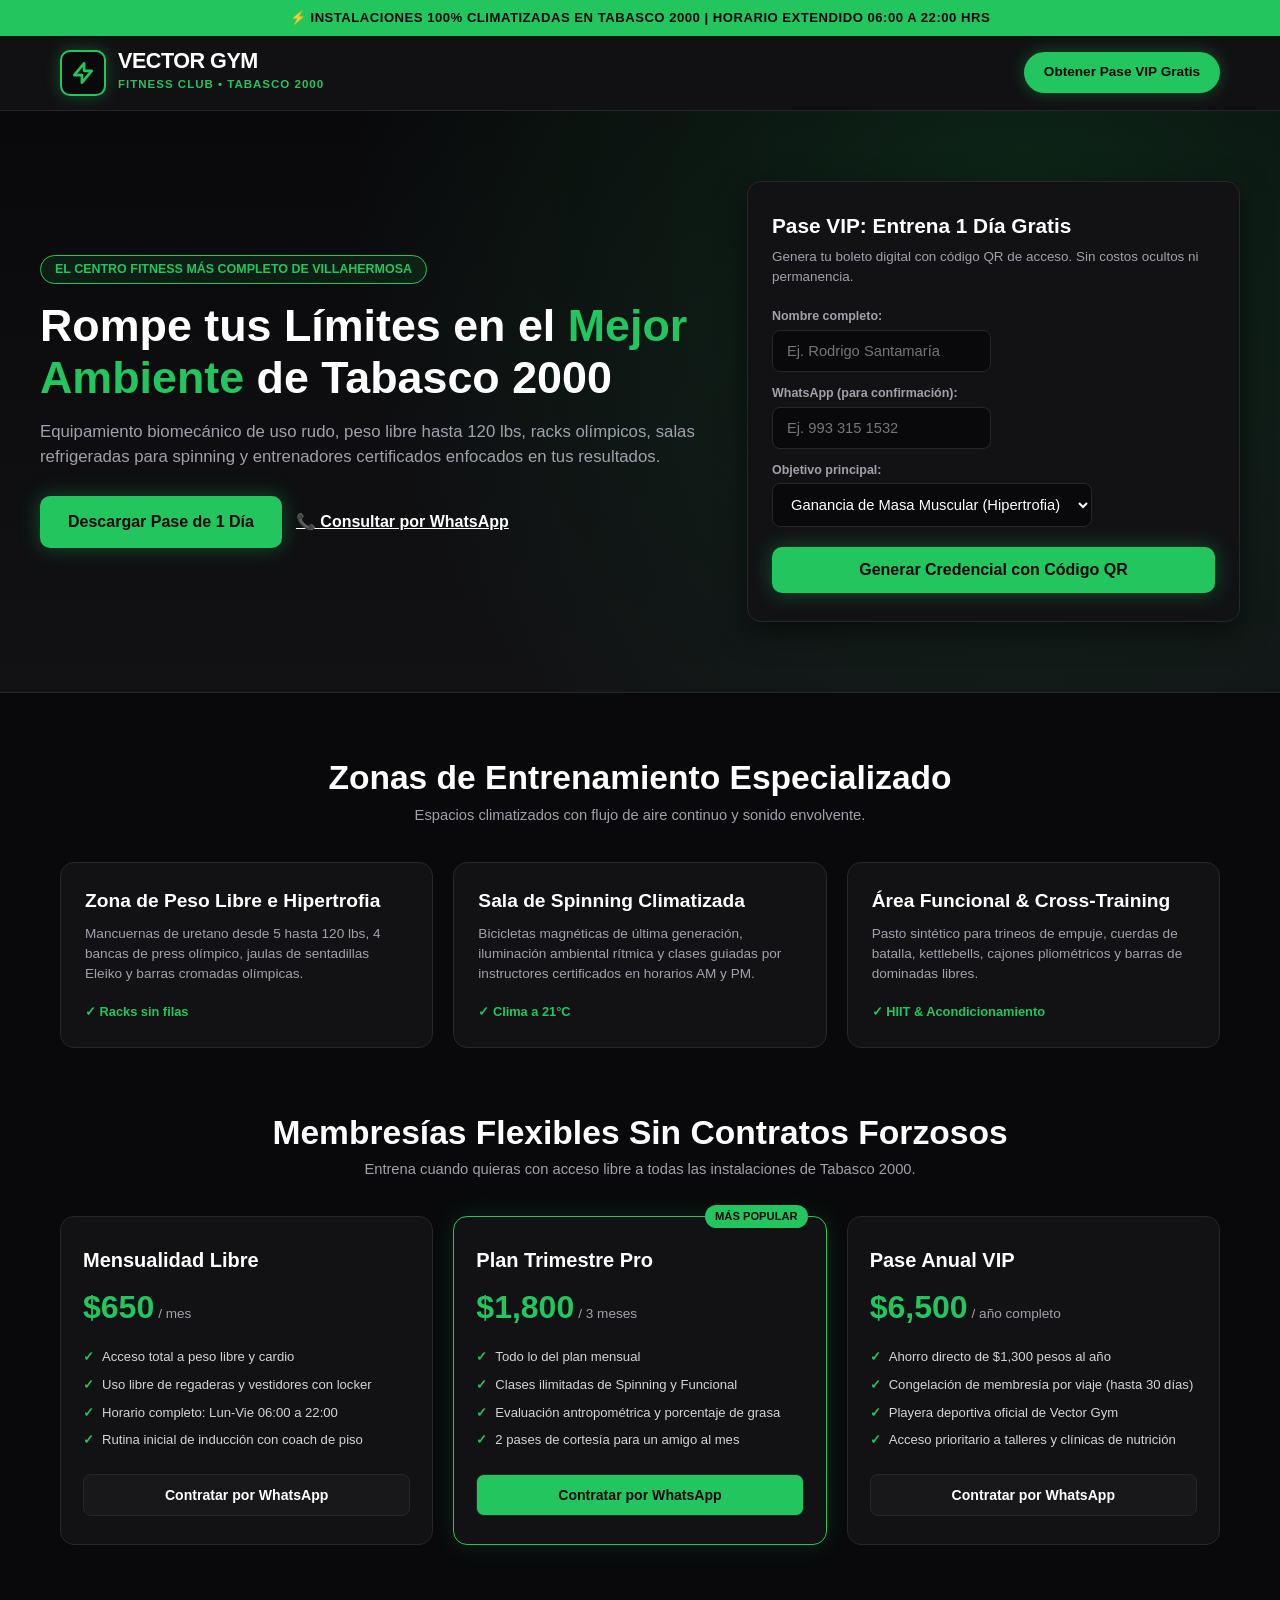
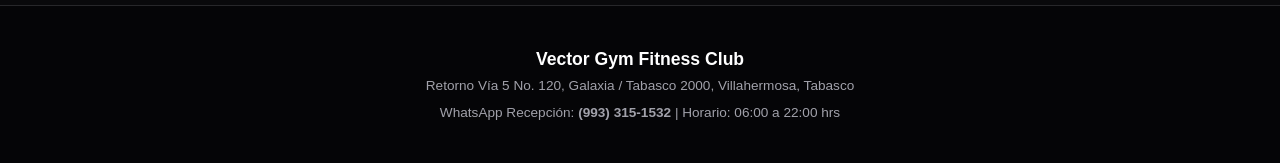
<file: sitios_clientes/5_vector_gym/index.html>
<!DOCTYPE html>
<html lang="es">
<head>
  <meta charset="UTF-8">
  <meta name="viewport" content="width=device-width, initial-scale=1.0">
  <title>Vector Gym Fitness Club | Alto Rendimiento en Tabasco 2000, Villahermosa</title>
  <meta name="description" content="Gimnasio de alto rendimiento en Tabasco 2000, Villahermosa. Área de peso libre, salas climatizadas, spinning, cross-training y pase de 1 día gratis.">
  <link rel="stylesheet" href="css/vector.css">
</head>
<body>

  <!-- Barra Superior -->
  <div class="top-fitness-strip">
    ⚡ INSTALACIONES 100% CLIMATIZADAS EN TABASCO 2000 | HORARIO EXTENDIDO 06:00 A 22:00 HRS
  </div>

  <!-- Header -->
  <header class="gym-header">
    <div class="header-container">
      <a href="#" class="gym-brand">
        <div class="gym-logo-v">
          <!-- Isotipo Vectorial V Poligonal -->
          <svg width="26" height="26" fill="none" stroke="var(--neon-green)" viewBox="0 0 24 24">
            <path stroke-linecap="round" stroke-linejoin="round" stroke-width="2.5" d="M13 10V3L4 14h7v7l9-11h-7z"/>
          </svg>
        </div>
        <div class="gym-titles">
          <h1>VECTOR GYM</h1>
          <span>Fitness Club • Tabasco 2000</span>
        </div>
      </a>

      <div>
        <a href="#pase-vip" class="btn-pass-header">
          Obtener Pase VIP Gratis
        </a>
      </div>
    </div>
  </header>

  <!-- Hero Dark Neon -->
  <section class="gym-hero">
    <div class="hero-layout">
      <div>
        <div class="hero-pill-tag">
          El Centro Fitness Más Completo de Villahermosa
        </div>
        <h2 class="hero-heading">
          Rompe tus Límites en el <span>Mejor Ambiente</span> de Tabasco 2000
        </h2>
        <p class="hero-desc-gym">
          Equipamiento biomecánico de uso rudo, peso libre hasta 120 lbs, racks olímpicos, salas refrigeradas para spinning y entrenadores certificados enfocados en tus resultados.
        </p>

        <div class="hero-ctas-row">
          <a href="#pase-vip" class="btn-neon-action">Descargar Pase de 1 Día</a>
          <a href="https://wa.me/529933151532?text=Hola%20Vector%20Gym,%20solicito%20informes%20de%20membres%C3%ADa%20en%20Tabasco%202000" target="_blank" style="color: #fff; text-decoration: underline; font-weight: 700; display: inline-flex; align-items: center; gap: 6px;">
            📞 Consultar por WhatsApp
          </a>
        </div>
      </div>

      <!-- Card Generador de Pase VIP con QR Canvas -->
      <div class="vip-pass-generator-card" id="pase-vip">
        <h3>Pase VIP: Entrena 1 Día Gratis</h3>
        <p>Genera tu boleto digital con código QR de acceso. Sin costos ocultos ni permanencia.</p>

        <form id="vip-pass-form" class="pass-form-group">
          <div>
            <label style="display: block; font-size: 0.78rem; font-weight: 800; color: #a1a1aa; margin-bottom: 4px;">Nombre completo:</label>
            <input type="text" id="athlete-name" class="gym-input" placeholder="Ej. Rodrigo Santamaría" required>
          </div>

          <div>
            <label style="display: block; font-size: 0.78rem; font-weight: 800; color: #a1a1aa; margin-bottom: 4px;">WhatsApp (para confirmación):</label>
            <input type="tel" id="athlete-phone" class="gym-input" placeholder="Ej. 993 315 1532" required>
          </div>

          <div>
            <label style="display: block; font-size: 0.78rem; font-weight: 800; color: #a1a1aa; margin-bottom: 4px;">Objetivo principal:</label>
            <select id="athlete-goal" class="gym-input">
              <option value="Ganancia de Masa Muscular (Hipertrofia)">Ganancia de Masa Muscular (Hipertrofia)</option>
              <option value="Quema de Grasa y Definición">Quema de Grasa y Definición</option>
              <option value="Cross-Training y Resistencia">Cross-Training y Resistencia</option>
              <option value="Salud, Movilidad y Antiestrés">Salud, Movilidad y Antiestrés</option>
            </select>
          </div>

          <button type="submit" class="btn-neon-action" style="width: 100%; border: none; cursor: pointer; margin-top: 8px;">
            Generar Credencial con Código QR
          </button>
        </form>

        <!-- Credencial Generada -->
        <div class="vip-ticket-preview" id="vip-ticket-preview">
          <div class="ticket-data">
            <h4>VECTOR GYM VIP PASS</h4>
            <span id="ticket-name-display">Nombre del Atleta</span>
            <p id="ticket-code-display">FOLIO ACCESO: #VG-000000</p>
            <p id="ticket-goal-display" style="color: var(--neon-green); margin-top: 4px;">Meta: Hipertrofia</p>
          </div>

          <div class="canvas-qr-wrapper">
            <canvas id="canvas-ticket-qr"></canvas>
          </div>
        </div>

        <button id="btn-claim-pass-wa" style="display: none; width: 100%; background: #25d366; color: #000; font-weight: 900; border: none; padding: 14px; border-radius: 8px; font-size: 0.95rem; cursor: pointer; align-items: center; justify-content: center; gap: 8px; margin-top: 14px;">
          <svg width="22" height="22" fill="currentColor" viewBox="0 0 24 24"><path d="M12.04 2c-5.46 0-9.91 4.45-9.91 9.91 0 1.75.46 3.45 1.32 4.95L2.05 22l5.25-1.38c1.45.79 3.08 1.21 4.74 1.21 5.46 0 9.91-4.45 9.91-9.91 0-2.65-1.03-5.14-2.9-7.01A9.816 9.816 0 0012.04 2m.01 1.67c2.2 0 4.26.86 5.82 2.42a8.225 8.225 0 012.41 5.83c0 4.54-3.7 8.24-8.24 8.24-1.42 0-2.81-.37-4.04-1.07l-.29-.17-3.11.82.83-3.03-.19-.32c-.78-1.28-1.19-2.77-1.19-4.29 0-4.54 3.7-8.24 8.24-8.24m4.52 11.66c-.25-.13-1.47-.72-1.7-.81-.23-.08-.39-.13-.56.13-.17.25-.64.81-.79.97-.14.17-.29.19-.54.06-.25-.13-1.06-.39-2.02-1.24-.75-.67-1.25-1.49-1.39-1.74-.14-.25-.02-.39.11-.51.11-.11.25-.29.37-.43.13-.15.17-.25.25-.42.08-.17.04-.32-.02-.45-.06-.13-.56-1.35-.77-1.85-.2-.49-.4-.42-.56-.43h-.48c-.16 0-.43.06-.66.31-.23.25-.87.85-.87 2.08s.89 2.41 1.01 2.58c.13.17 1.75 2.67 4.24 3.74.59.26 1.05.41 1.41.53.6.19 1.14.16 1.57.1.48-.07 1.47-.6 1.68-1.18.21-.58.21-1.07.14-1.18-.06-.11-.23-.19-.48-.31z"/></svg>
          Activar Pase en WhatsApp Vector Gym
        </button>
      </div>
    </div>
  </section>

  <!-- Áreas de Entrenamiento -->
  <main class="content-section">
    <div class="section-headline">
      <h2>Zonas de Entrenamiento Especializado</h2>
      <p>Espacios climatizados con flujo de aire continuo y sonido envolvente.</p>
    </div>

    <div class="facilities-grid">
      <article class="facility-card">
        <h3>Zona de Peso Libre e Hipertrofia</h3>
        <p>Mancuernas de uretano desde 5 hasta 120 lbs, 4 bancas de press olímpico, jaulas de sentadillas Eleiko y barras cromadas olímpicas.</p>
        <span style="color: var(--neon-green); font-size: 0.8rem; font-weight: 800;">✓ Racks sin filas</span>
      </article>

      <article class="facility-card">
        <h3>Sala de Spinning Climatizada</h3>
        <p>Bicicletas magnéticas de última generación, iluminación ambiental rítmica y clases guiadas por instructores certificados en horarios AM y PM.</p>
        <span style="color: var(--neon-green); font-size: 0.8rem; font-weight: 800;">✓ Clima a 21°C</span>
      </article>

      <article class="facility-card">
        <h3>Área Funcional & Cross-Training</h3>
        <p>Pasto sintético para trineos de empuje, cuerdas de batalla, kettlebells, cajones pliométricos y barras de dominadas libres.</p>
        <span style="color: var(--neon-green); font-size: 0.8rem; font-weight: 800;">✓ HIIT & Acondicionamiento</span>
      </article>
    </div>
  </main>

  <!-- Membresías Transparentes -->
  <section class="content-section">
    <div class="section-headline">
      <h2>Membresías Flexibles Sin Contratos Forzosos</h2>
      <p>Entrena cuando quieras con acceso libre a todas las instalaciones de Tabasco 2000.</p>
    </div>

    <div class="memberships-grid">

      <!-- Plan Mensual -->
      <article class="membership-card">
        <h4>Mensualidad Libre</h4>
        <div class="price-row-gym">
          <span class="price-val-gym">$650</span>
          <span style="color: var(--text-dim); font-size: 0.85rem;">/ mes</span>
        </div>
        <ul class="perks-list-gym">
          <li>Acceso total a peso libre y cardio</li>
          <li>Uso libre de regaderas y vestidores con locker</li>
          <li>Horario completo: Lun-Vie 06:00 a 22:00</li>
          <li>Rutina inicial de inducción con coach de piso</li>
        </ul>
        <button class="btn-select-membership" onclick="inquirePlan('Mensualidad Libre', '$650 MXN')">
          Contratar por WhatsApp
        </button>
      </article>

      <!-- Plan Trimestral Destacado -->
      <article class="membership-card highlight">
        <span class="card-ribbon-tag">Más Popular</span>
        <h4>Plan Trimestre Pro</h4>
        <div class="price-row-gym">
          <span class="price-val-gym">$1,800</span>
          <span style="color: var(--text-dim); font-size: 0.85rem;">/ 3 meses</span>
        </div>
        <ul class="perks-list-gym">
          <li>Todo lo del plan mensual</li>
          <li>Clases ilimitadas de Spinning y Funcional</li>
          <li>Evaluación antropométrica y porcentaje de grasa</li>
          <li>2 pases de cortesía para un amigo al mes</li>
        </ul>
        <button class="btn-select-membership" style="background: var(--neon-green); color: #09090b;" onclick="inquirePlan('Plan Trimestre Pro', '$1,800 MXN')">
          Contratar por WhatsApp
        </button>
      </article>

      <!-- Plan Anual -->
      <article class="membership-card">
        <h4>Pase Anual VIP</h4>
        <div class="price-row-gym">
          <span class="price-val-gym">$6,500</span>
          <span style="color: var(--text-dim); font-size: 0.85rem;">/ año completo</span>
        </div>
        <ul class="perks-list-gym">
          <li>Ahorro directo de $1,300 pesos al año</li>
          <li>Congelación de membresía por viaje (hasta 30 días)</li>
          <li>Playera deportiva oficial de Vector Gym</li>
          <li>Acceso prioritario a talleres y clínicas de nutrición</li>
        </ul>
        <button class="btn-select-membership" onclick="inquirePlan('Pase Anual VIP', '$6,500 MXN')">
          Contratar por WhatsApp
        </button>
      </article>

    </div>
  </section>

  <!-- Footer Gym -->
  <footer class="gym-footer">
    <div style="max-width: 1000px; margin: 0 auto;">
      <p style="font-size: 1.1rem; font-weight: 900; color: #fff;">Vector Gym Fitness Club</p>
      <p style="margin-top: 4px;">Retorno Vía 5 No. 120, Galaxia / Tabasco 2000, Villahermosa, Tabasco</p>
      <p style="margin-top: 6px;">WhatsApp Recepción: <strong>(993) 315-1532</strong> | Horario: 06:00 a 22:00 hrs</p>
    </div>
  </footer>

  <script src="js/vector.js"></script>
</body>
</html>
</file>
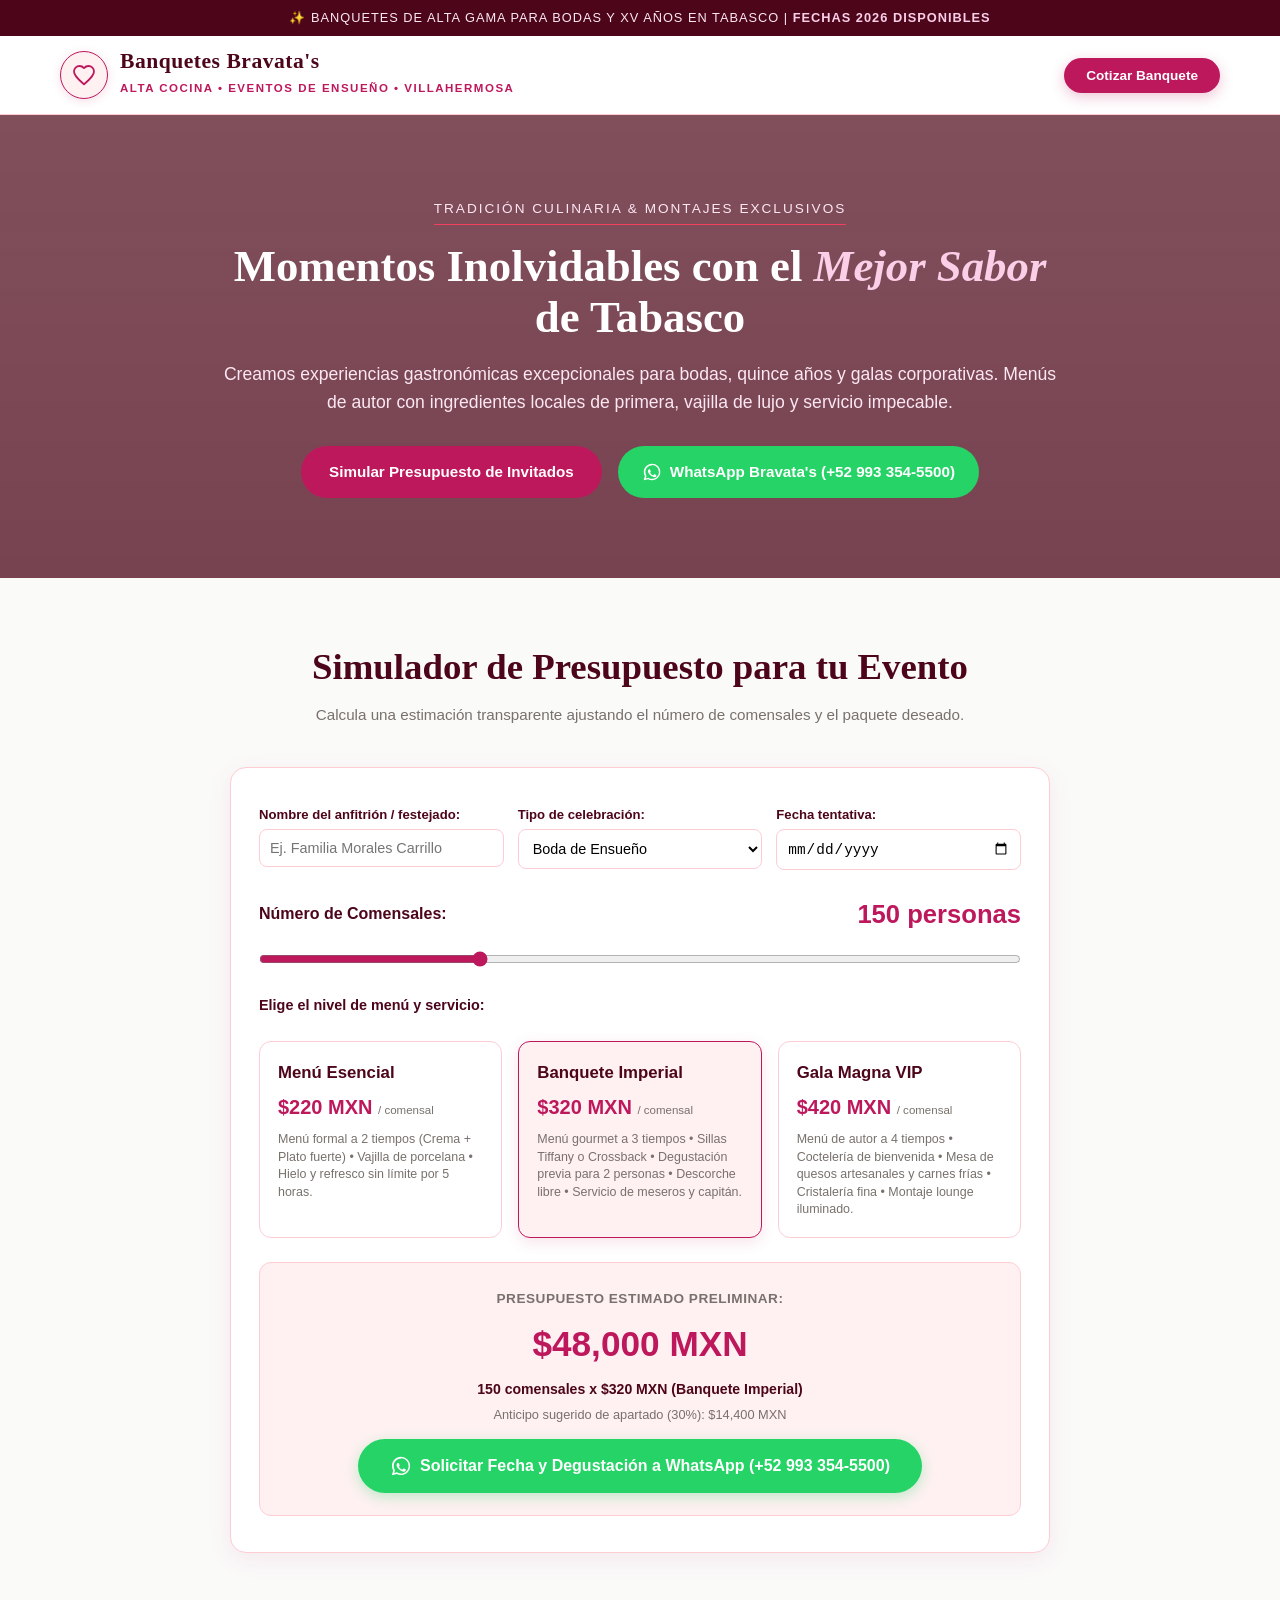
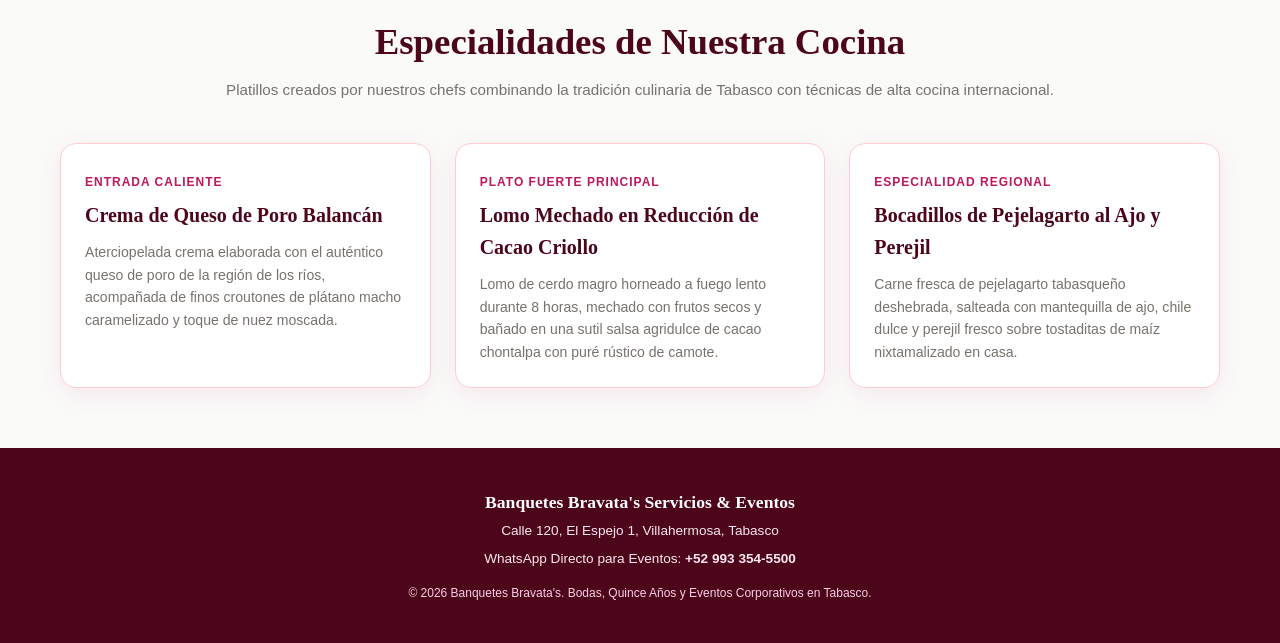
<file: sitios_clientes/6_banquetes_bravatas/index.html>
<!DOCTYPE html>
<html lang="es">
<head>
  <meta charset="UTF-8">
  <meta name="viewport" content="width=device-width, initial-scale=1.0">
  <title>Banquetes Bravata's | Bodas, XV Años y Alta Cocina en Villahermosa, Tabasco</title>
  <meta name="description" content="Servicio de banquetes de lujo y salones climatizados en Villahermosa. Menú gourmet tabasqueño, mantelería fina, degustación para novios y cotizador en línea.">
  <link rel="stylesheet" href="css/bravatas.css">
</head>
<body>

  <!-- Barra Superior -->
  <div class="top-wedding-ribbon">
    ✨ BANQUETES DE ALTA GAMA PARA BODAS Y XV AÑOS EN TABASCO | <strong>FECHAS 2026 DISPONIBLES</strong>
  </div>

  <!-- Header -->
  <header class="bravatas-header">
    <div class="header-container">
      <a href="#" class="bravatas-brand">
        <div class="bravatas-logo-badge">
          <!-- Monograma Caligráfico SVG -->
          <svg width="24" height="24" fill="none" stroke="currentColor" viewBox="0 0 24 24">
            <path stroke-linecap="round" stroke-linejoin="round" stroke-width="1.8" d="M12 21.35l-1.45-1.32C5.4 15.36 2 12.28 2 8.5 2 5.42 4.42 3 7.5 3c1.74 0 3.41.81 4.5 2.09C13.09 3.81 14.76 3 16.5 3 19.58 3 22 5.42 22 8.5c0 3.78-3.4 6.86-8.55 11.54L12 21.35z"/>
          </svg>
        </div>
        <div class="bravatas-titles">
          <h1>Banquetes Bravata's</h1>
          <span>Alta Cocina • Eventos de Ensueño • Villahermosa</span>
        </div>
      </a>

      <div>
        <a href="#simulador" class="btn-quote-header">
          Cotizar Banquete
        </a>
      </div>
    </div>
  </header>

  <!-- Hero Editorial -->
  <section class="bravatas-hero">
    <div class="hero-editorial-wrap">
      <span class="sub-tag-wedding">Tradición Culinaria & Montajes Exclusivos</span>
      <h2 class="hero-title-bravatas">
        Momentos Inolvidables con el <em>Mejor Sabor</em> de Tabasco
      </h2>
      <p class="hero-desc-bravatas">
        Creamos experiencias gastronómicas excepcionales para bodas, quince años y galas corporativas. Menús de autor con ingredientes locales de primera, vajilla de lujo y servicio impecable.
      </p>

      <div class="hero-buttons-row">
        <a href="#simulador" class="btn-bravatas-main">Simular Presupuesto de Invitados</a>
        <a href="https://wa.me/529933545500?text=Hola%20Banquetes%20Bravata's,%20solicito%20informes%20para%20un%20evento%20en%20Villahermosa" target="_blank" class="btn-bravatas-wa">
          <svg width="20" height="20" fill="currentColor" viewBox="0 0 24 24"><path d="M12.04 2c-5.46 0-9.91 4.45-9.91 9.91 0 1.75.46 3.45 1.32 4.95L2.05 22l5.25-1.38c1.45.79 3.08 1.21 4.74 1.21 5.46 0 9.91-4.45 9.91-9.91 0-2.65-1.03-5.14-2.9-7.01A9.816 9.816 0 0012.04 2m.01 1.67c2.2 0 4.26.86 5.82 2.42a8.225 8.225 0 012.41 5.83c0 4.54-3.7 8.24-8.24 8.24-1.42 0-2.81-.37-4.04-1.07l-.29-.17-3.11.82.83-3.03-.19-.32c-.78-1.28-1.19-2.77-1.19-4.29 0-4.54 3.7-8.24 8.24-8.24m4.52 11.66c-.25-.13-1.47-.72-1.7-.81-.23-.08-.39-.13-.56.13-.17.25-.64.81-.79.97-.14.17-.29.19-.54.06-.25-.13-1.06-.39-2.02-1.24-.75-.67-1.25-1.49-1.39-1.74-.14-.25-.02-.39.11-.51.11-.11.25-.29.37-.43.13-.15.17-.25.25-.42.08-.17.04-.32-.02-.45-.06-.13-.56-1.35-.77-1.85-.2-.49-.4-.42-.56-.43h-.48c-.16 0-.43.06-.66.31-.23.25-.87.85-.87 2.08s.89 2.41 1.01 2.58c.13.17 1.75 2.67 4.24 3.74.59.26 1.05.41 1.41.53.6.19 1.14.16 1.57.1.48-.07 1.47-.6 1.68-1.18.21-.58.21-1.07.14-1.18-.06-.11-.23-.19-.48-.31z"/></svg>
          <span>WhatsApp Bravata's (+52 993 354-5500)</span>
        </a>
      </div>
    </div>
  </section>

  <!-- Simulador Interactivo de Banquete -->
  <section class="section-container" id="simulador">
    <div class="section-head">
      <h2>Simulador de Presupuesto para tu Evento</h2>
      <p>Calcula una estimación transparente ajustando el número de comensales y el paquete deseado.</p>
    </div>

    <div class="simulator-card-box">
      <div style="display: grid; grid-template-columns: repeat(auto-fit, minmax(220px, 1fr)); gap: 14px; margin-bottom: 20px;">
        <div>
          <label style="display: block; font-size: 0.82rem; font-weight: 700; color: var(--bordeaux-deep); margin-bottom: 4px;">Nombre del anfitrión / festejado:</label>
          <input type="text" id="host-name" placeholder="Ej. Familia Morales Carrillo" style="width: 100%; padding: 10px; border-radius: 8px; border: 1.5px solid var(--border-silk); font-size: 0.9rem;">
        </div>
        <div>
          <label style="display: block; font-size: 0.82rem; font-weight: 700; color: var(--bordeaux-deep); margin-bottom: 4px;">Tipo de celebración:</label>
          <select id="event-type" style="width: 100%; padding: 10px; border-radius: 8px; border: 1.5px solid var(--border-silk); font-size: 0.9rem; background: #fff;">
            <option value="Boda de Ensueño">Boda de Ensueño</option>
            <option value="XV Años Temáticos">XV Años Temáticos</option>
            <option value="Graduación Universitaria">Graduación Universitaria</option>
            <option value="Cena / Aniversario Empresarial">Cena / Aniversario Empresarial</option>
          </select>
        </div>
        <div>
          <label style="display: block; font-size: 0.82rem; font-weight: 700; color: var(--bordeaux-deep); margin-bottom: 4px;">Fecha tentativa:</label>
          <input type="date" id="event-date" style="width: 100%; padding: 10px; border-radius: 8px; border: 1.5px solid var(--border-silk); font-size: 0.9rem;">
        </div>
      </div>

      <div class="slider-wrapper-bravatas">
        <div class="slider-labels-row">
          <span>Número de Comensales:</span>
          <span class="guest-count-big" id="guests-display-count">150 personas</span>
        </div>
        <input type="range" id="guests-slider" class="luxury-range" min="50" max="400" step="10" value="150">
      </div>

      <label style="display: block; font-size: 0.9rem; font-weight: 800; color: var(--bordeaux-deep); margin-top: 14px;">Elige el nivel de menú y servicio:</label>
      <div class="packages-tier-grid">

        <div class="tier-card" data-price="220" data-name="Menú Esencial">
          <div class="tier-title">Menú Esencial</div>
          <div class="tier-price">$220 MXN <span style="font-size: 0.72rem; font-weight: 400; color: var(--text-muted);">/ comensal</span></div>
          <p class="tier-perks">Menú formal a 2 tiempos (Crema + Plato fuerte) • Vajilla de porcelana • Hielo y refresco sin límite por 5 horas.</p>
        </div>

        <div class="tier-card active" data-price="320" data-name="Banquete Imperial">
          <div class="tier-title">Banquete Imperial</div>
          <div class="tier-price">$320 MXN <span style="font-size: 0.72rem; font-weight: 400; color: var(--text-muted);">/ comensal</span></div>
          <p class="tier-perks">Menú gourmet a 3 tiempos • Sillas Tiffany o Crossback • Degustación previa para 2 personas • Descorche libre • Servicio de meseros y capitán.</p>
        </div>

        <div class="tier-card" data-price="420" data-name="Gala Magna">
          <div class="tier-title">Gala Magna VIP</div>
          <div class="tier-price">$420 MXN <span style="font-size: 0.72rem; font-weight: 400; color: var(--text-muted);">/ comensal</span></div>
          <p class="tier-perks">Menú de autor a 4 tiempos • Coctelería de bienvenida • Mesa de quesos artesanales y carnes frías • Cristalería fina • Montaje lounge iluminado.</p>
        </div>

      </div>

      <!-- Desglose de Presupuesto Estimado -->
      <div class="total-estimate-card">
        <span style="font-size: 0.85rem; color: var(--text-muted); font-weight: 700; text-transform: uppercase; letter-spacing: 0.5px;">Presupuesto Estimado Preliminar:</span>
        <div class="total-number-bravatas" id="total-budget-display">$48,000 MXN</div>
        <p style="font-size: 0.88rem; color: var(--bordeaux-deep); font-weight: 700;" id="detail-calculation-display">150 comensales x $320 MXN (Banquete Imperial)</p>
        <p style="font-size: 0.8rem; color: var(--text-muted); margin-top: 4px;" id="deposit-estimate-display">Anticipo sugerido de apartado (30%): $14,400 MXN</p>

        <button class="btn-send-banquet-wa" id="btn-send-banquet-wa">
          <svg width="22" height="22" fill="currentColor" viewBox="0 0 24 24"><path d="M12.04 2c-5.46 0-9.91 4.45-9.91 9.91 0 1.75.46 3.45 1.32 4.95L2.05 22l5.25-1.38c1.45.79 3.08 1.21 4.74 1.21 5.46 0 9.91-4.45 9.91-9.91 0-2.65-1.03-5.14-2.9-7.01A9.816 9.816 0 0012.04 2m.01 1.67c2.2 0 4.26.86 5.82 2.42a8.225 8.225 0 012.41 5.83c0 4.54-3.7 8.24-8.24 8.24-1.42 0-2.81-.37-4.04-1.07l-.29-.17-3.11.82.83-3.03-.19-.32c-.78-1.28-1.19-2.77-1.19-4.29 0-4.54 3.7-8.24 8.24-8.24m4.52 11.66c-.25-.13-1.47-.72-1.7-.81-.23-.08-.39-.13-.56.13-.17.25-.64.81-.79.97-.14.17-.29.19-.54.06-.25-.13-1.06-.39-2.02-1.24-.75-.67-1.25-1.49-1.39-1.74-.14-.25-.02-.39.11-.51.11-.11.25-.29.37-.43.13-.15.17-.25.25-.42.08-.17.04-.32-.02-.45-.06-.13-.56-1.35-.77-1.85-.2-.49-.4-.42-.56-.43h-.48c-.16 0-.43.06-.66.31-.23.25-.87.85-.87 2.08s.89 2.41 1.01 2.58c.13.17 1.75 2.67 4.24 3.74.59.26 1.05.41 1.41.53.6.19 1.14.16 1.57.1.48-.07 1.47-.6 1.68-1.18.21-.58.21-1.07.14-1.18-.06-.11-.23-.19-.48-.31z"/></svg>
          Solicitar Fecha y Degustación a WhatsApp (+52 993 354-5500)
        </button>
      </div>
    </div>
  </section>

  <!-- Muestra de Gastronomía Tabasqueña y Fusión -->
  <section class="section-container">
    <div class="section-head">
      <h2>Especialidades de Nuestra Cocina</h2>
      <p>Platillos creados por nuestros chefs combinando la tradición culinaria de Tabasco con técnicas de alta cocina internacional.</p>
    </div>

    <div class="menu-showcase-grid">

      <article class="menu-dish-card">
        <span class="course-tag">Entrada Caliente</span>
        <h3 class="dish-name">Crema de Queso de Poro Balancán</h3>
        <p class="dish-desc">Aterciopelada crema elaborada con el auténtico queso de poro de la región de los ríos, acompañada de finos croutones de plátano macho caramelizado y toque de nuez moscada.</p>
      </article>

      <article class="menu-dish-card">
        <span class="course-tag">Plato Fuerte Principal</span>
        <h3 class="dish-name">Lomo Mechado en Reducción de Cacao Criollo</h3>
        <p class="dish-desc">Lomo de cerdo magro horneado a fuego lento durante 8 horas, mechado con frutos secos y bañado en una sutil salsa agridulce de cacao chontalpa con puré rústico de camote.</p>
      </article>

      <article class="menu-dish-card">
        <span class="course-tag">Especialidad Regional</span>
        <h3 class="dish-name">Bocadillos de Pejelagarto al Ajo y Perejil</h3>
        <p class="dish-desc">Carne fresca de pejelagarto tabasqueño deshebrada, salteada con mantequilla de ajo, chile dulce y perejil fresco sobre tostaditas de maíz nixtamalizado en casa.</p>
      </article>

    </div>
  </section>

  <!-- Footer Banquetes -->
  <footer class="bravatas-footer">
    <div style="max-width: 1000px; margin: 0 auto;">
      <p style="font-size: 1.1rem; font-weight: 700; color: #fff; font-family: 'Didot', serif;">Banquetes Bravata's Servicios & Eventos</p>
      <p style="margin-top: 4px;">Calle 120, El Espejo 1, Villahermosa, Tabasco</p>
      <p style="margin-top: 6px;">WhatsApp Directo para Eventos: <strong>+52 993 354-5500</strong></p>
      <p style="font-size: 0.75rem; color: #fbcfe8; margin-top: 14px;">© 2026 Banquetes Bravata's. Bodas, Quince Años y Eventos Corporativos en Tabasco.</p>
    </div>
  </footer>

  <script src="js/bravatas.js"></script>
</body>
</html>
</file>
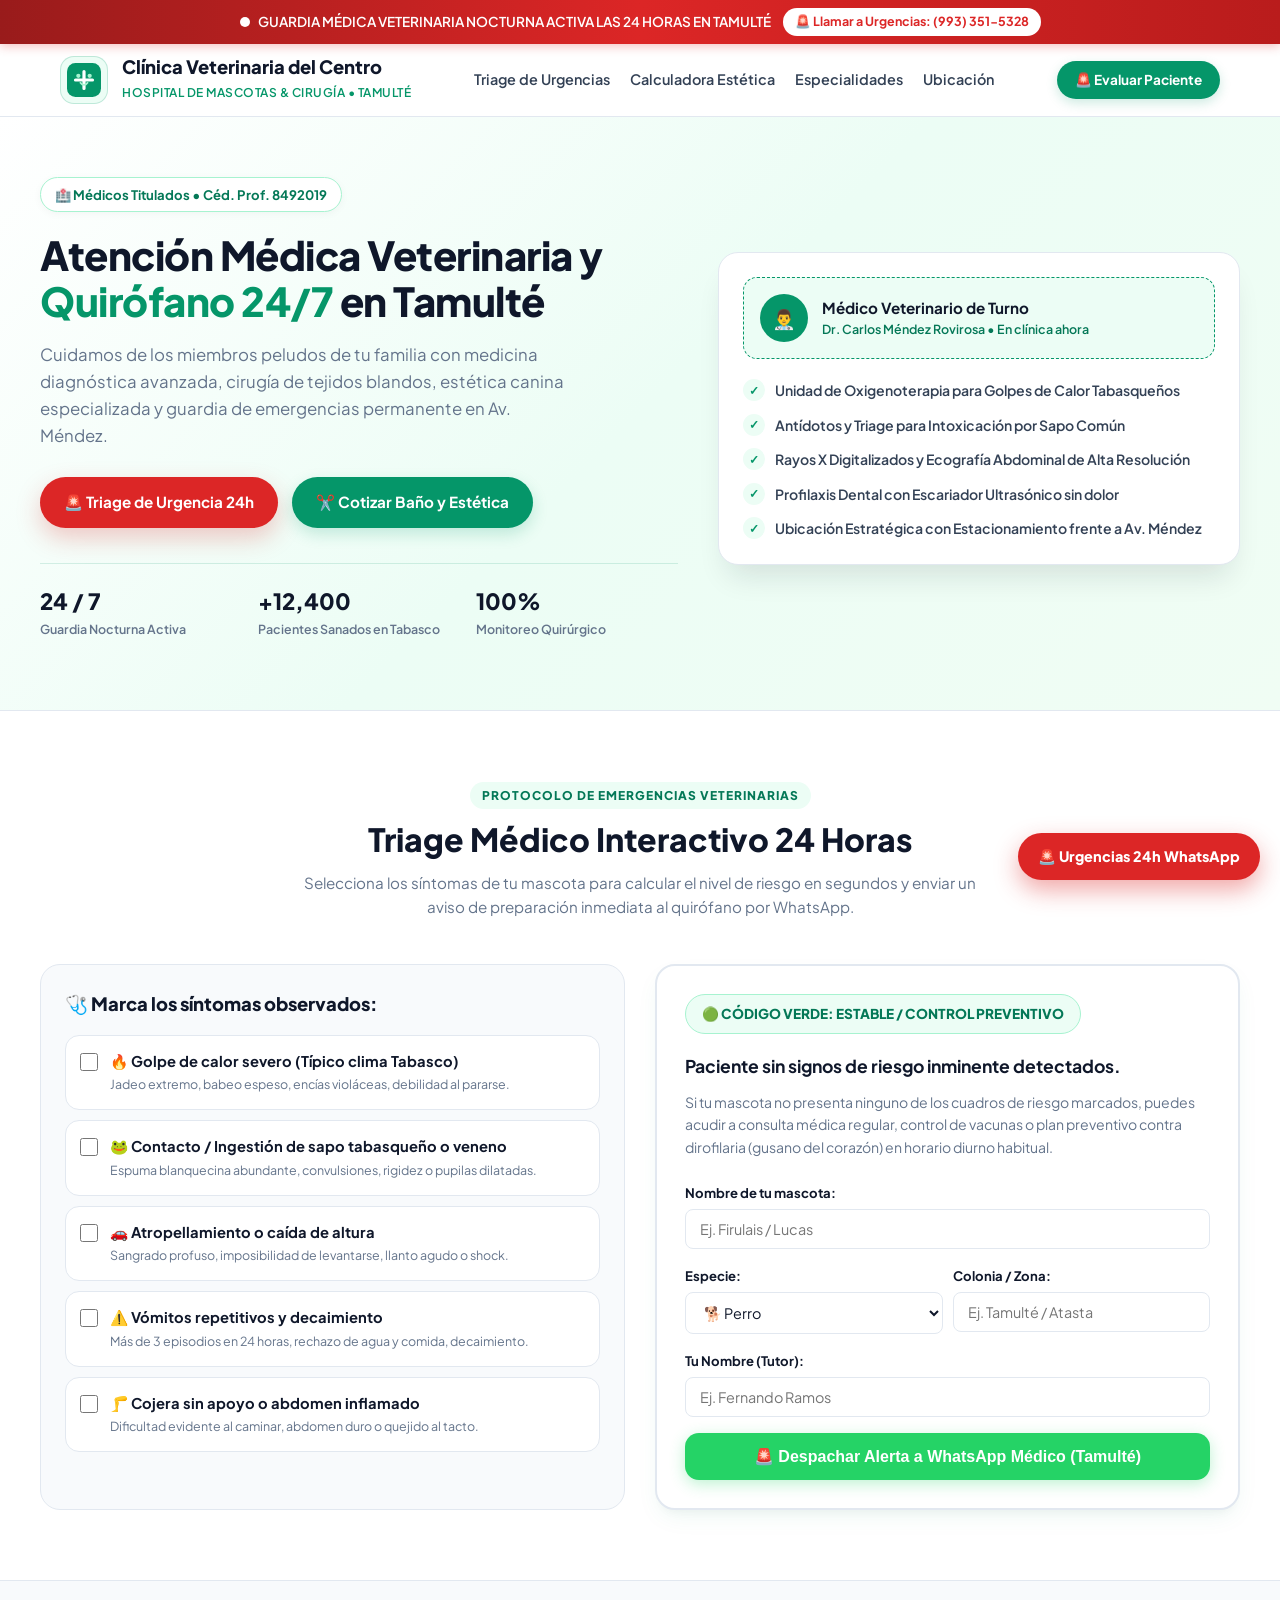
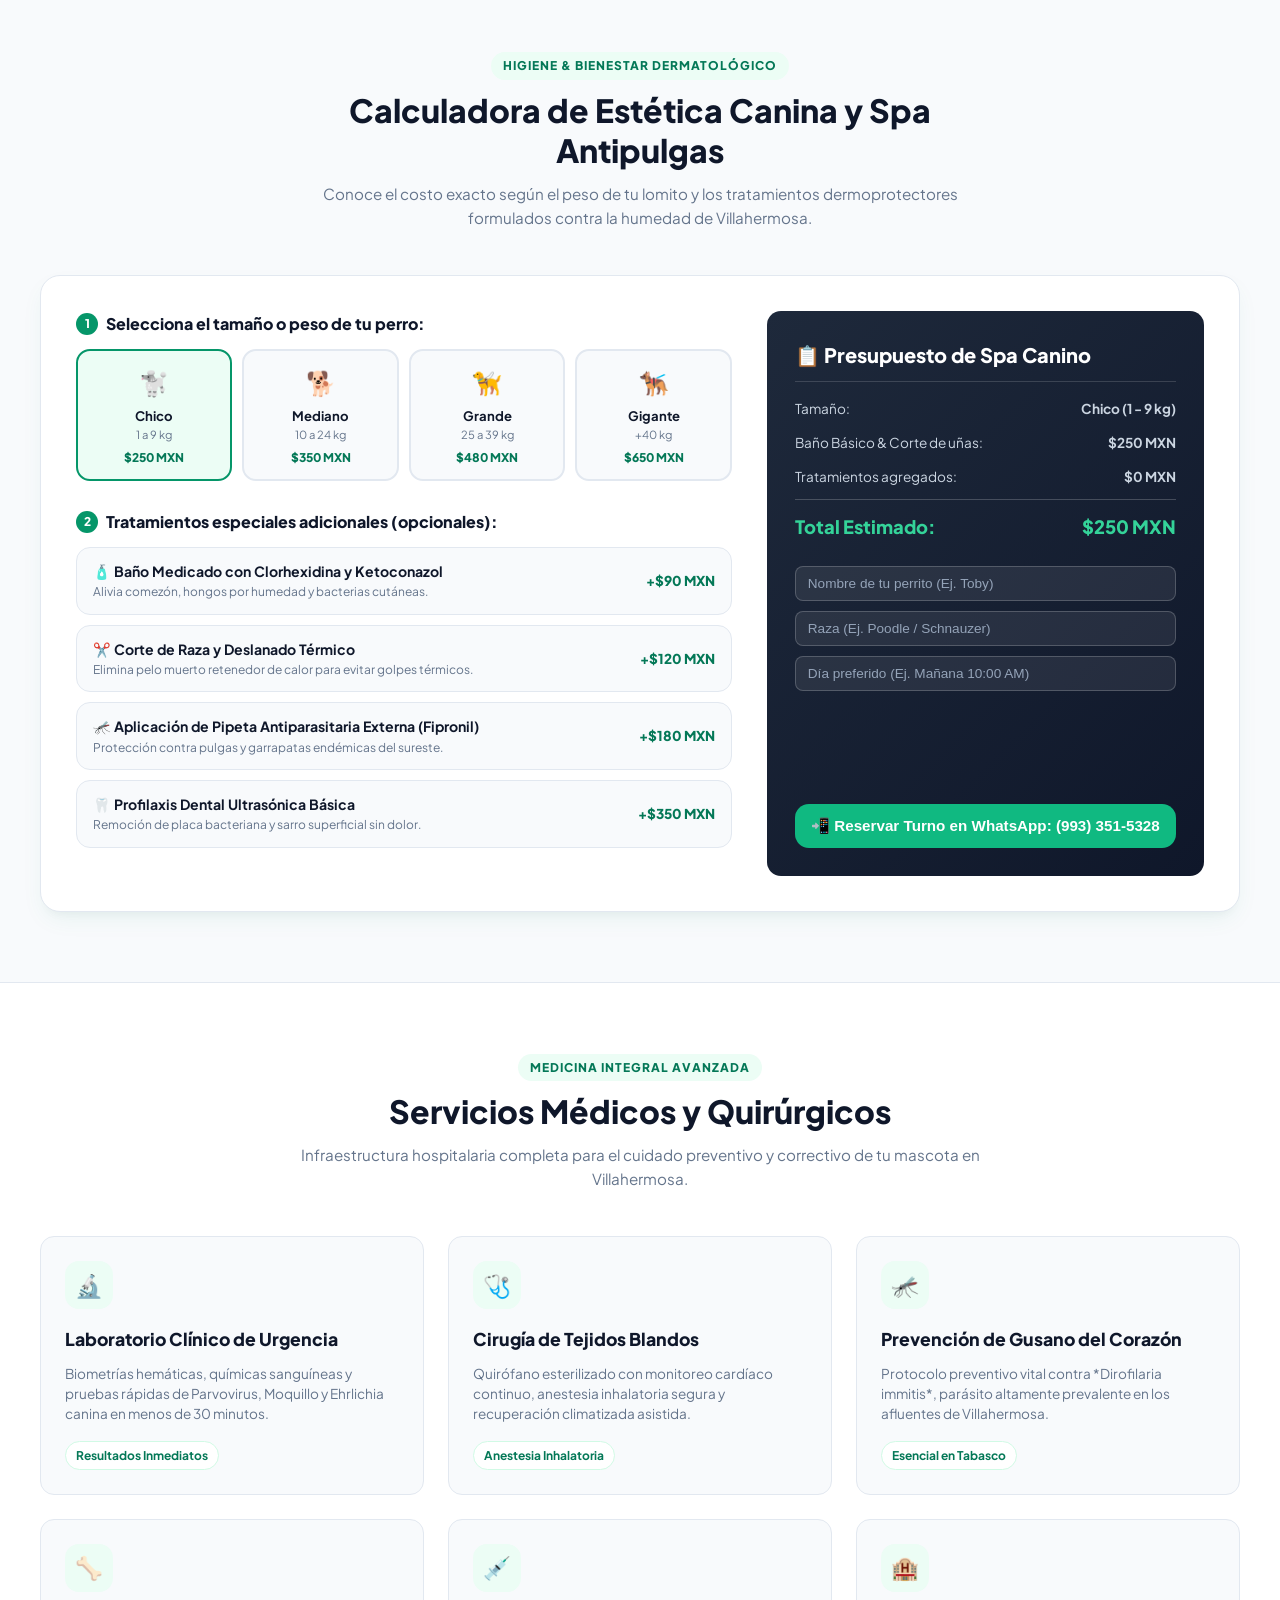
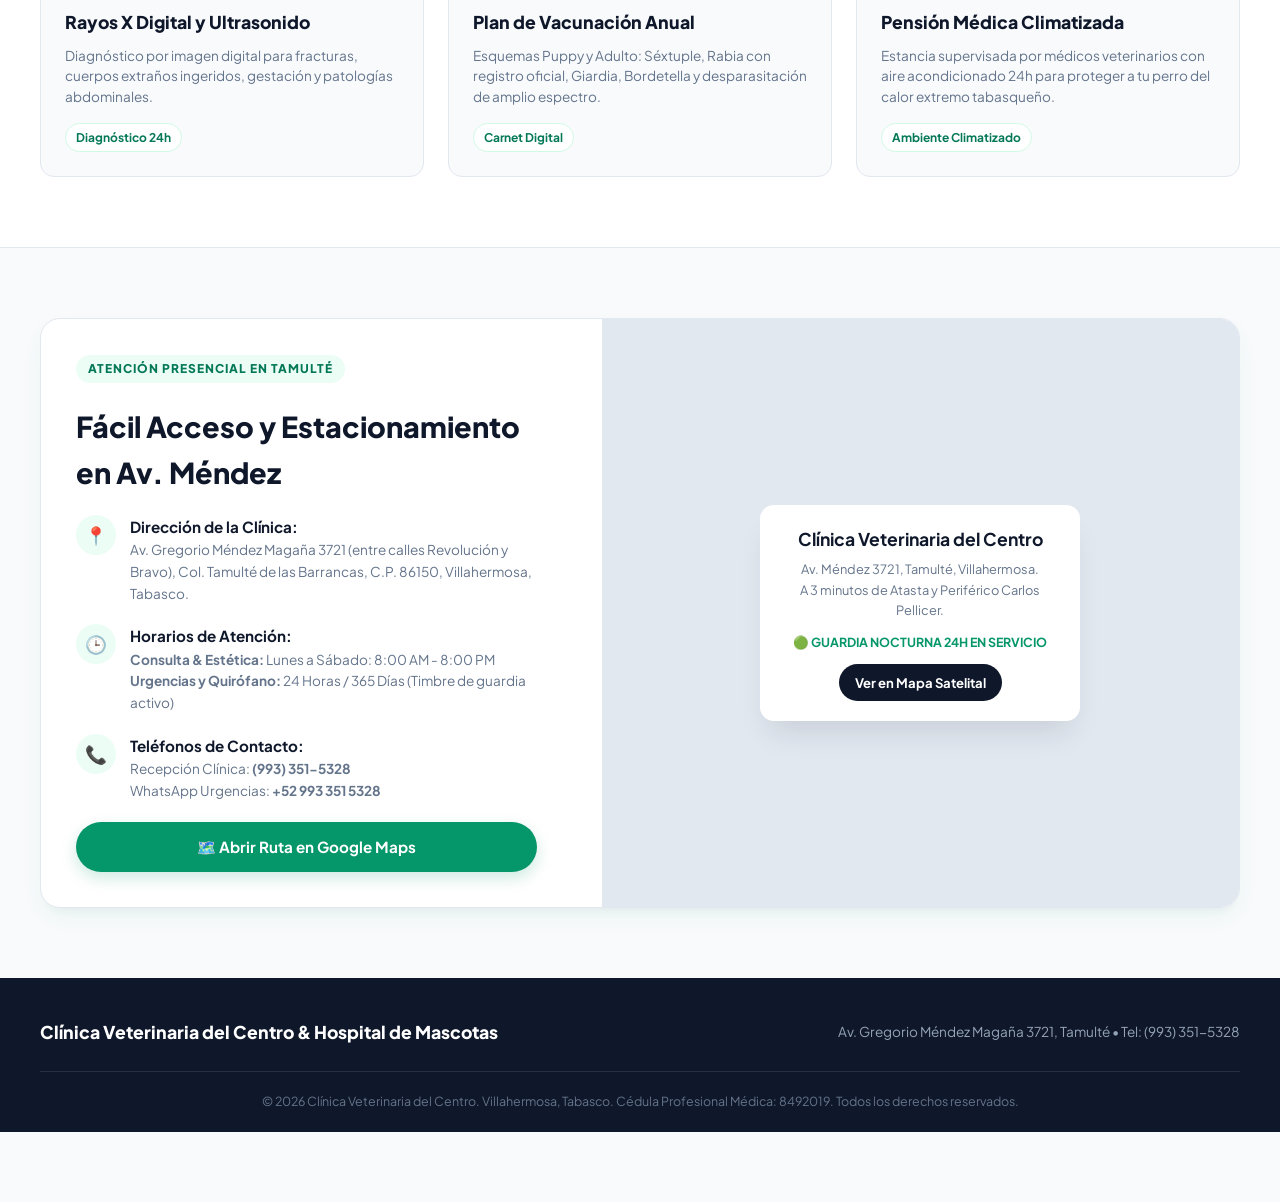
<file: sitios_clientes/7_veterinaria_centro/index.html>
<!DOCTYPE html>
<html lang="es">
<head>
  <meta charset="UTF-8">
  <meta name="viewport" content="width=device-width, initial-scale=1.0">
  <title>Clínica Veterinaria del Centro | Urgencias 24h & Hospital de Mascotas en Tamulté</title>
  <meta name="description" content="Clínica veterinaria con quirófano, rayos X, estética canina y urgencias médicas 24/7 en Av. Méndez, Tamulté de las Barrancas, Villahermosa, Tabasco.">
  <link rel="preconnect" href="https://fonts.googleapis.com">
  <link rel="preconnect" href="https://fonts.gstatic.com" crossorigin>
  <link href="https://fonts.googleapis.com/css2?family=Plus+Jakarta+Sans:wght@400;500;600;700;800&display=swap" rel="stylesheet">
  <link rel="stylesheet" href="css/style.css?v=2.0">
</head>
<body>

  <!-- Barra Superior de Urgencias 24h -->
  <div class="emergency-topbar">
    <div style="display: flex; align-items: center; gap: 8px;">
      <span class="live-pulse"></span>
      <span>GUARDIA MÉDICA VETERINARIA NOCTURNA ACTIVA LAS 24 HORAS EN TAMULTÉ</span>
    </div>
    <a href="https://wa.me/529933515328?text=%F0%9F%9A%A8%20*URGENCIA%20M%C3%89DICA%20NOCTURNA*%20Requiero%20atenci%C3%B3n%20inmediata%20en%20cl%C3%ADnica" class="topbar-btn" target="_blank">
      🚨 Llamar a Urgencias: (993) 351-5328
    </a>
  </div>

  <!-- Header & Brand -->
  <header class="main-header">
    <div class="header-container">
      <div class="brand-wrapper">
        <div class="brand-logo-svg">
          <!-- Isotipo SVG Veterinario -->
          <svg viewBox="0 0 48 48" fill="none" xmlns="http://www.w3.org/2000/svg">
            <rect width="48" height="48" rx="12" fill="#059669"/>
            <path d="M24 12V36M12 24H36" stroke="white" stroke-width="4.5" stroke-linecap="round"/>
            <circle cx="16" cy="18" r="3" fill="#A7F3D0"/>
            <circle cx="32" cy="18" r="3" fill="#A7F3D0"/>
            <path d="M19 28C19 28 21 31 24 31C27 31 29 28 29 28" stroke="#A7F3D0" stroke-width="2.5" stroke-linecap="round"/>
          </svg>
        </div>
        <div class="brand-text">
          <h1>Clínica Veterinaria del Centro</h1>
          <span>Hospital de Mascotas & Cirugía • Tamulté</span>
        </div>
      </div>

      <nav class="nav-links">
        <a href="#triage">Triage de Urgencias</a>
        <a href="#estetica">Calculadora Estética</a>
        <a href="#servicios">Especialidades</a>
        <a href="#ubicacion">Ubicación</a>
      </nav>

      <a href="#triage" class="header-cta-btn">
        <span>🚨 Evaluar Paciente</span>
      </a>
    </div>
  </header>

  <!-- Hero Section -->
  <section class="vet-hero">
    <div class="hero-container">
      <div class="hero-content">
        <div class="hero-badge">
          <span>🏥 Médicos Titulados • Céd. Prof. 8492019</span>
        </div>
        <h1 class="hero-title">
          Atención Médica Veterinaria y <span class="highlight">Quirófano 24/7</span> en Tamulté
        </h1>
        <p class="hero-subtitle">
          Cuidamos de los miembros peludos de tu familia con medicina diagnóstica avanzada, cirugía de tejidos blandos, estética canina especializada y guardia de emergencias permanente en Av. Méndez.
        </p>
        <div class="hero-actions">
          <a href="#triage" class="btn-emergency-action">
            🚨 Triage de Urgencia 24h
          </a>
          <a href="#estetica" class="btn-primary-action">
            ✂️ Cotizar Baño y Estética
          </a>
        </div>
        <div class="hero-stats-row">
          <div class="stat-item">
            <h4>24 / 7</h4>
            <p>Guardia Nocturna Activa</p>
          </div>
          <div class="stat-item">
            <h4>+12,400</h4>
            <p>Pacientes Sanados en Tabasco</p>
          </div>
          <div class="stat-item">
            <h4>100%</h4>
            <p>Monitoreo Quirúrgico</p>
          </div>
        </div>
      </div>

      <div class="hero-visual-card">
        <div class="vet-duty-box">
          <div class="duty-avatar">👨‍⚕️</div>
          <div class="duty-info">
            <h4>Médico Veterinario de Turno</h4>
            <p>Dr. Carlos Méndez Rovirosa • En clínica ahora</p>
          </div>
        </div>

        <ul class="clinic-highlight-list">
          <li>
            <span class="check-icon">✓</span>
            <span>Unidad de Oxigenoterapia para Golpes de Calor Tabasqueños</span>
          </li>
          <li>
            <span class="check-icon">✓</span>
            <span>Antídotos y Triage para Intoxicación por Sapo Común</span>
          </li>
          <li>
            <span class="check-icon">✓</span>
            <span>Rayos X Digitalizados y Ecografía Abdominal de Alta Resolución</span>
          </li>
          <li>
            <span class="check-icon">✓</span>
            <span>Profilaxis Dental con Escariador Ultrasónico sin dolor</span>
          </li>
          <li>
            <span class="check-icon">✓</span>
            <span>Ubicación Estratégica con Estacionamiento frente a Av. Méndez</span>
          </li>
        </ul>
      </div>
    </div>
  </section>

  <!-- Módulo 1: Triage de Urgencia Médica -->
  <section class="triage-section" id="triage">
    <div class="section-container">
      <div class="section-head">
        <span class="section-badge">Protocolo de Emergencias Veterinarias</span>
        <h2>Triage Médico Interactivo 24 Horas</h2>
        <p>Selecciona los síntomas de tu mascota para calcular el nivel de riesgo en segundos y enviar un aviso de preparación inmediata al quirófano por WhatsApp.</p>
      </div>

      <div class="triage-grid">
        <!-- Selector de Síntomas -->
        <div class="triage-symptoms-card">
          <h3>🩺 Marca los síntomas observados:</h3>

          <div class="symptom-item" data-severity="red">
            <input type="checkbox" class="symptom-checkbox" data-severity="red" data-name="Golpe de calor severo (>40°C, jadeo sofocante, encías moradas/cianóticas)">
            <div class="symptom-info">
              <h4>🔥 Golpe de calor severo (Típico clima Tabasco)</h4>
              <p>Jadeo extremo, babeo espeso, encías violáceas, debilidad al pararse.</p>
            </div>
          </div>

          <div class="symptom-item" data-severity="red">
            <input type="checkbox" class="symptom-checkbox" data-severity="red" data-name="Envenenamiento por sapo / sustancia tóxica (espuma en hocico, temblores)">
            <div class="symptom-info">
              <h4>🐸 Contacto / Ingestión de sapo tabasqueño o veneno</h4>
              <p>Espuma blanquecina abundante, convulsiones, rigidez o pupilas dilatadas.</p>
            </div>
          </div>

          <div class="symptom-item" data-severity="red">
            <input type="checkbox" class="symptom-checkbox" data-severity="red" data-name="Atropellamiento / Traumatismo grave en vía pública">
            <div class="symptom-info">
              <h4>🚗 Atropellamiento o caída de altura</h4>
              <p>Sangrado profuso, imposibilidad de levantarse, llanto agudo o shock.</p>
            </div>
          </div>

          <div class="symptom-item" data-severity="amber">
            <input type="checkbox" class="symptom-checkbox" data-severity="amber" data-name="Vómito y diarrea continua con letargo">
            <div class="symptom-info">
              <h4>⚠️ Vómitos repetitivos y decaimiento</h4>
              <p>Más de 3 episodios en 24 horas, rechazo de agua y comida, decaimiento.</p>
            </div>
          </div>

          <div class="symptom-item" data-severity="amber">
            <input type="checkbox" class="symptom-checkbox" data-severity="amber" data-name="Cojera aguda o dolor abdominal agudo">
            <div class="symptom-info">
              <h4>🦵 Cojera sin apoyo o abdomen inflamado</h4>
              <p>Dificultad evidente al caminar, abdomen duro o quejido al tacto.</p>
            </div>
          </div>
        </div>

        <!-- Panel de Resultado y Despacho WhatsApp -->
        <div class="triage-result-card">
          <div>
            <div class="result-status-badge status-green" id="triage-status-badge">
              🟢 CÓDIGO VERDE: ESTABLE / CONTROL PREVENTIVO
            </div>

            <div class="triage-instruction" id="triage-instruction">
              Paciente sin signos de riesgo inminente detectados.
            </div>

            <p class="triage-details" id="triage-details">
              Si tu mascota no presenta ninguno de los cuadros de riesgo marcados, puedes acudir a consulta médica regular, control de vacunas o plan preventivo contra dirofilaria (gusano del corazón) en horario diurno habitual.
            </p>
          </div>

          <div class="triage-form-inner">
            <div class="owner-input-group">
              <label for="triage-pet-name">Nombre de tu mascota:</label>
              <input type="text" id="triage-pet-name" placeholder="Ej. Firulais / Lucas">
            </div>

            <div style="display: grid; grid-template-columns: 1fr 1fr; gap: 10px;">
              <div class="owner-input-group">
                <label for="triage-pet-species">Especie:</label>
                <select id="triage-pet-species">
                  <option value="Perro">🐕 Perro</option>
                  <option value="Gato">🐈 Gato</option>
                  <option value="Otro">🐾 Otra especie</option>
                </select>
              </div>
              <div class="owner-input-group">
                <label for="triage-colony">Colonia / Zona:</label>
                <input type="text" id="triage-colony" placeholder="Ej. Tamulté / Atasta">
              </div>
            </div>

            <div class="owner-input-group">
              <label for="triage-owner-name">Tu Nombre (Tutor):</label>
              <input type="text" id="triage-owner-name" placeholder="Ej. Fernando Ramos">
            </div>

            <button type="button" class="btn-dispatch-whatsapp" id="btn-dispatch-triage">
              🚨 Despachar Alerta a WhatsApp Médico (Tamulté)
            </button>
          </div>
        </div>
      </div>
    </div>
  </section>

  <!-- Módulo 2: Calculadora de Estética y Spa Canino -->
  <section class="grooming-section" id="estetica">
    <div class="section-container">
      <div class="section-head">
        <span class="section-badge">Higiene & Bienestar Dermatológico</span>
        <h2>Calculadora de Estética Canina y Spa Antipulgas</h2>
        <p>Conoce el costo exacto según el peso de tu lomito y los tratamientos dermoprotectores formulados contra la humedad de Villahermosa.</p>
      </div>

      <div class="calculator-wrapper">
        <!-- Pasos de Selección -->
        <div class="calc-steps-col">
          <!-- Paso 1: Tamaño -->
          <div class="calc-step">
            <h4><span class="step-num">1</span> Selecciona el tamaño o peso de tu perro:</h4>
            <div class="size-selector-grid">
              <div class="size-btn active" data-size-name="Chico (1 - 9 kg)" data-size-price="250">
                <div class="size-icon">🐩</div>
                <div class="size-name">Chico</div>
                <div class="size-weight">1 a 9 kg</div>
                <div class="size-base-price">$250 MXN</div>
              </div>

              <div class="size-btn" data-size-name="Mediano (10 - 24 kg)" data-size-price="350">
                <div class="size-icon">🐕</div>
                <div class="size-name">Mediano</div>
                <div class="size-weight">10 a 24 kg</div>
                <div class="size-base-price">$350 MXN</div>
              </div>

              <div class="size-btn" data-size-name="Grande (25 - 39 kg)" data-size-price="480">
                <div class="size-icon">🦮</div>
                <div class="size-name">Grande</div>
                <div class="size-weight">25 a 39 kg</div>
                <div class="size-base-price">$480 MXN</div>
              </div>

              <div class="size-btn" data-size-name="Gigante (> 40 kg)" data-size-price="650">
                <div class="size-icon">🐕‍🦺</div>
                <div class="size-name">Gigante</div>
                <div class="size-weight">+40 kg</div>
                <div class="size-base-price">$650 MXN</div>
              </div>
            </div>
          </div>

          <!-- Paso 2: Servicios Adicionales -->
          <div class="calc-step">
            <h4><span class="step-num">2</span> Tratamientos especiales adicionales (opcionales):</h4>
            <div class="addon-services-list">
              <div class="addon-card" data-addon-name="Baño Medicado con Clorhexidina (Dermatitis Tropical)" data-addon-price="90">
                <div class="addon-info">
                  <h5>🧴 Baño Medicado con Clorhexidina y Ketoconazol</h5>
                  <p>Alivia comezón, hongos por humedad y bacterias cutáneas.</p>
                </div>
                <div class="addon-price">+$90 MXN</div>
              </div>

              <div class="addon-card" data-addon-name="Corte Higiénico y Deslanado contra Calor" data-addon-price="120">
                <div class="addon-info">
                  <h5>✂️ Corte de Raza y Deslanado Térmico</h5>
                  <p>Elimina pelo muerto retenedor de calor para evitar golpes térmicos.</p>
                </div>
                <div class="addon-price">+$120 MXN</div>
              </div>

              <div class="addon-card" data-addon-name="Pipeta Antipulgas y Garrapatas Fipronil 30 Días" data-addon-price="180">
                <div class="addon-info">
                  <h5>🦟 Aplicación de Pipeta Antiparasitaria Externa (Fipronil)</h5>
                  <p>Protección contra pulgas y garrapatas endémicas del sureste.</p>
                </div>
                <div class="addon-price">+$180 MXN</div>
              </div>

              <div class="addon-card" data-addon-name="Limpieza Dental Ultrasónica Preventiva" data-addon-price="350">
                <div class="addon-info">
                  <h5>🦷 Profilaxis Dental Ultrasónica Básica</h5>
                  <p>Remoción de placa bacteriana y sarro superficial sin dolor.</p>
                </div>
                <div class="addon-price">+$350 MXN</div>
              </div>
            </div>
          </div>
        </div>

        <!-- Resumen del Presupuesto -->
        <div class="calc-summary-panel">
          <div>
            <h3>📋 Presupuesto de Spa Canino</h3>
            <div class="summary-rows">
              <div class="summary-row">
                <span>Tamaño:</span>
                <strong id="summary-size-name">Chico (1 - 9 kg)</strong>
              </div>
              <div class="summary-row">
                <span>Baño Básico & Corte de uñas:</span>
                <strong id="summary-base-price">$250 MXN</strong>
              </div>
              <div class="summary-row">
                <span>Tratamientos agregados:</span>
                <strong id="summary-addons-price">$0 MXN</strong>
              </div>
              <div class="summary-row total-row">
                <span>Total Estimado:</span>
                <span id="summary-total-price">$250 MXN</span>
              </div>
            </div>

            <div class="booking-inputs">
              <input type="text" id="grooming-pet-name" placeholder="Nombre de tu perrito (Ej. Toby)">
              <input type="text" id="grooming-pet-breed" placeholder="Raza (Ej. Poodle / Schnauzer)">
              <input type="text" id="grooming-date" placeholder="Día preferido (Ej. Mañana 10:00 AM)">
            </div>
          </div>

          <button type="button" class="btn-book-grooming" id="btn-book-grooming">
            📲 Reservar Turno en WhatsApp: (993) 351-5328
          </button>
        </div>
      </div>
    </div>
  </section>

  <!-- Módulo 3: Especialidades Médicas -->
  <section class="services-section" id="servicios">
    <div class="section-container">
      <div class="section-head">
        <span class="section-badge">Medicina Integral Avanzada</span>
        <h2>Servicios Médicos y Quirúrgicos</h2>
        <p>Infraestructura hospitalaria completa para el cuidado preventivo y correctivo de tu mascota en Villahermosa.</p>
      </div>

      <div class="services-grid">
        <div class="service-card">
          <div class="service-icon-box">🔬</div>
          <h3>Laboratorio Clínico de Urgencia</h3>
          <p>Biometrías hemáticas, químicas sanguíneas y pruebas rápidas de Parvovirus, Moquillo y Ehrlichia canina en menos de 30 minutos.</p>
          <span class="service-badge">Resultados Inmediatos</span>
        </div>

        <div class="service-card">
          <div class="service-icon-box">🩺</div>
          <h3>Cirugía de Tejidos Blandos</h3>
          <p>Quirófano esterilizado con monitoreo cardíaco continuo, anestesia inhalatoria segura y recuperación climatizada asistida.</p>
          <span class="service-badge">Anestesia Inhalatoria</span>
        </div>

        <div class="service-card">
          <div class="service-icon-box">🦟</div>
          <h3>Prevención de Gusano del Corazón</h3>
          <p>Protocolo preventivo vital contra *Dirofilaria immitis*, parásito altamente prevalente en los afluentes de Villahermosa.</p>
          <span class="service-badge">Esencial en Tabasco</span>
        </div>

        <div class="service-card">
          <div class="service-icon-box">🦴</div>
          <h3>Rayos X Digital y Ultrasonido</h3>
          <p>Diagnóstico por imagen digital para fracturas, cuerpos extraños ingeridos, gestación y patologías abdominales.</p>
          <span class="service-badge">Diagnóstico 24h</span>
        </div>

        <div class="service-card">
          <div class="service-icon-box">💉</div>
          <h3>Plan de Vacunación Anual</h3>
          <p>Esquemas Puppy y Adulto: Séxtuple, Rabia con registro oficial, Giardia, Bordetella y desparasitación de amplio espectro.</p>
          <span class="service-badge">Carnet Digital</span>
        </div>

        <div class="service-card">
          <div class="service-icon-box">🏨</div>
          <h3>Pensión Médica Climatizada</h3>
          <p>Estancia supervisada por médicos veterinarios con aire acondicionado 24h para proteger a tu perro del calor extremo tabasqueño.</p>
          <span class="service-badge">Ambiente Climatizado</span>
        </div>
      </div>
    </div>
  </section>

  <!-- Módulo 4: Ubicación y Contacto -->
  <section class="contact-section" id="ubicacion">
    <div class="section-container">
      <div class="contact-grid">
        <div class="contact-info-panel">
          <div>
            <span class="section-badge">Atención Presencial en Tamulté</span>
            <h2 style="font-size: 1.8rem; font-weight: 800; color: var(--dark); margin: 10px 0 20px;">
              Fácil Acceso y Estacionamiento en Av. Méndez
            </h2>

            <div class="info-item">
              <div class="info-icon">📍</div>
              <div class="info-content">
                <h4>Dirección de la Clínica:</h4>
                <p>Av. Gregorio Méndez Magaña 3721 (entre calles Revolución y Bravo), Col. Tamulté de las Barrancas, C.P. 86150, Villahermosa, Tabasco.</p>
              </div>
            </div>

            <div class="info-item">
              <div class="info-icon">🕒</div>
              <div class="info-content">
                <h4>Horarios de Atención:</h4>
                <p><strong>Consulta & Estética:</strong> Lunes a Sábado: 8:00 AM - 8:00 PM</p>
                <p><strong>Urgencias y Quirófano:</strong> 24 Horas / 365 Días (Timbre de guardia activo)</p>
              </div>
            </div>

            <div class="info-item">
              <div class="info-icon">📞</div>
              <div class="info-content">
                <h4>Teléfonos de Contacto:</h4>
                <p>Recepción Clínica: <strong>(993) 351-5328</strong></p>
                <p>WhatsApp Urgencias: <strong>+52 993 351 5328</strong></p>
              </div>
            </div>
          </div>

          <a href="https://maps.google.com/?q=Av.+Gregorio+Mendez+Magana+3721+Tamulte+Villahermosa" target="_blank" class="btn-primary-action" style="justify-content: center;">
            🗺️ Abrir Ruta en Google Maps
          </a>
        </div>

        <div class="map-placeholder">
          <div class="map-card-overlay">
            <h3 style="font-size: 1.1rem; color: var(--dark); margin-bottom: 6px;">Clínica Veterinaria del Centro</h3>
            <p style="font-size: 0.8rem; color: var(--text-muted); margin-bottom: 12px;">
              Av. Méndez 3721, Tamulté, Villahermosa.<br>
              A 3 minutos de Atasta y Periférico Carlos Pellicer.
            </p>
            <div style="font-size: 0.78rem; font-weight: 700; color: var(--primary);">
              🟢 GUARDIA NOCTURNA 24H EN SERVICIO
            </div>
            <a href="https://maps.google.com/?q=Av.+Gregorio+Mendez+Magana+3721+Tamulte+Villahermosa" target="_blank" class="btn-open-maps">
              Ver en Mapa Satelital
            </a>
          </div>
        </div>
      </div>
    </div>
  </section>

  <!-- Footer -->
  <footer class="site-footer">
    <div class="footer-inner">
      <div class="footer-brand">
        Clínica Veterinaria del Centro & Hospital de Mascotas
      </div>
      <div>
        Av. Gregorio Méndez Magaña 3721, Tamulté • Tel: (993) 351-5328
      </div>
    </div>
    <div class="footer-copy">
      © 2026 Clínica Veterinaria del Centro. Villahermosa, Tabasco. Cédula Profesional Médica: 8492019. Todos los derechos reservados.
    </div>
  </footer>

  <!-- Botón Flotante Fijo de Urgencias 24h -->
  <a href="https://wa.me/529933515328?text=%F0%9F%9A%A8%20*URGENCIA%20M%C3%89DICA%20VETERINARIA*%20Requiero%20atenci%C3%B3n%20urgente%20en%20Av.%20M%C3%A9ndez%203721%20Tamult%C3%A9" class="floating-emergency-btn" target="_blank">
    <span>🚨 Urgencias 24h WhatsApp</span>
  </a>

  <script src="js/app.js?v=2.0"></script>
</body>
</html>
</file>
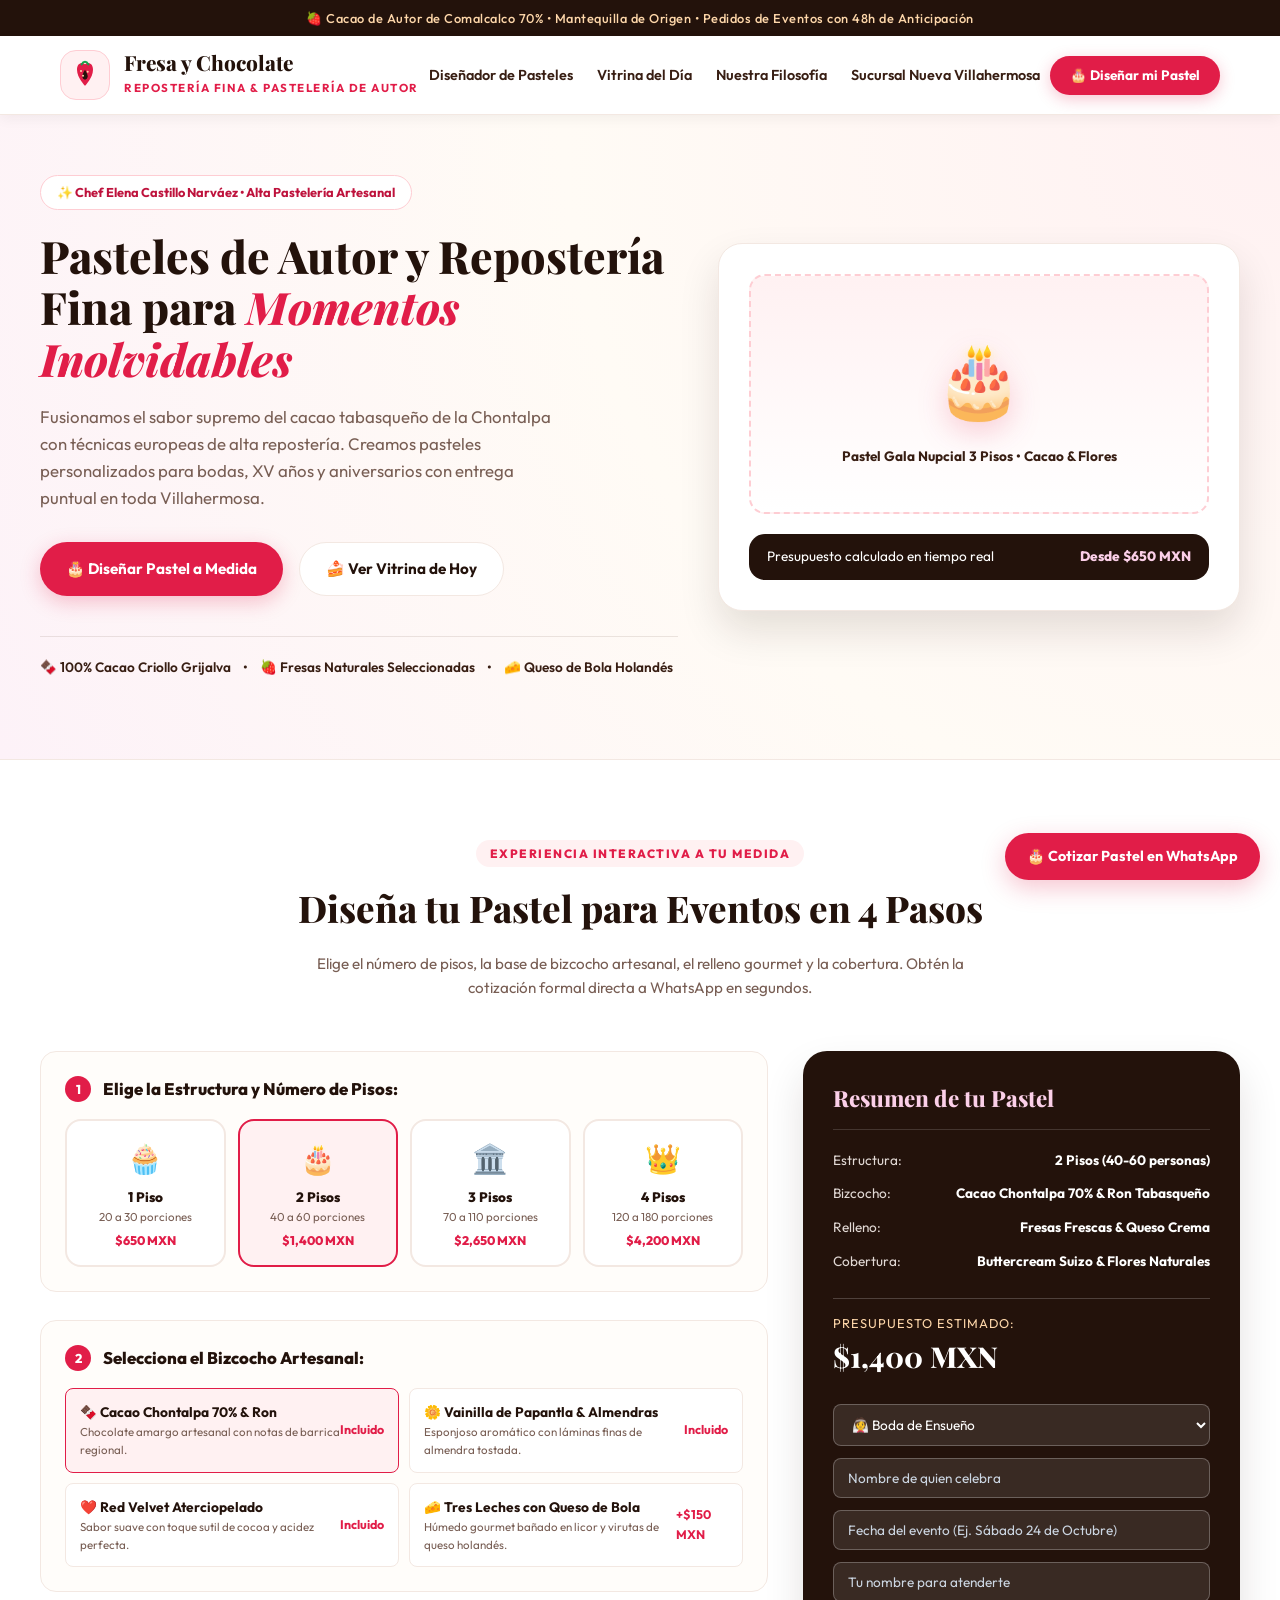
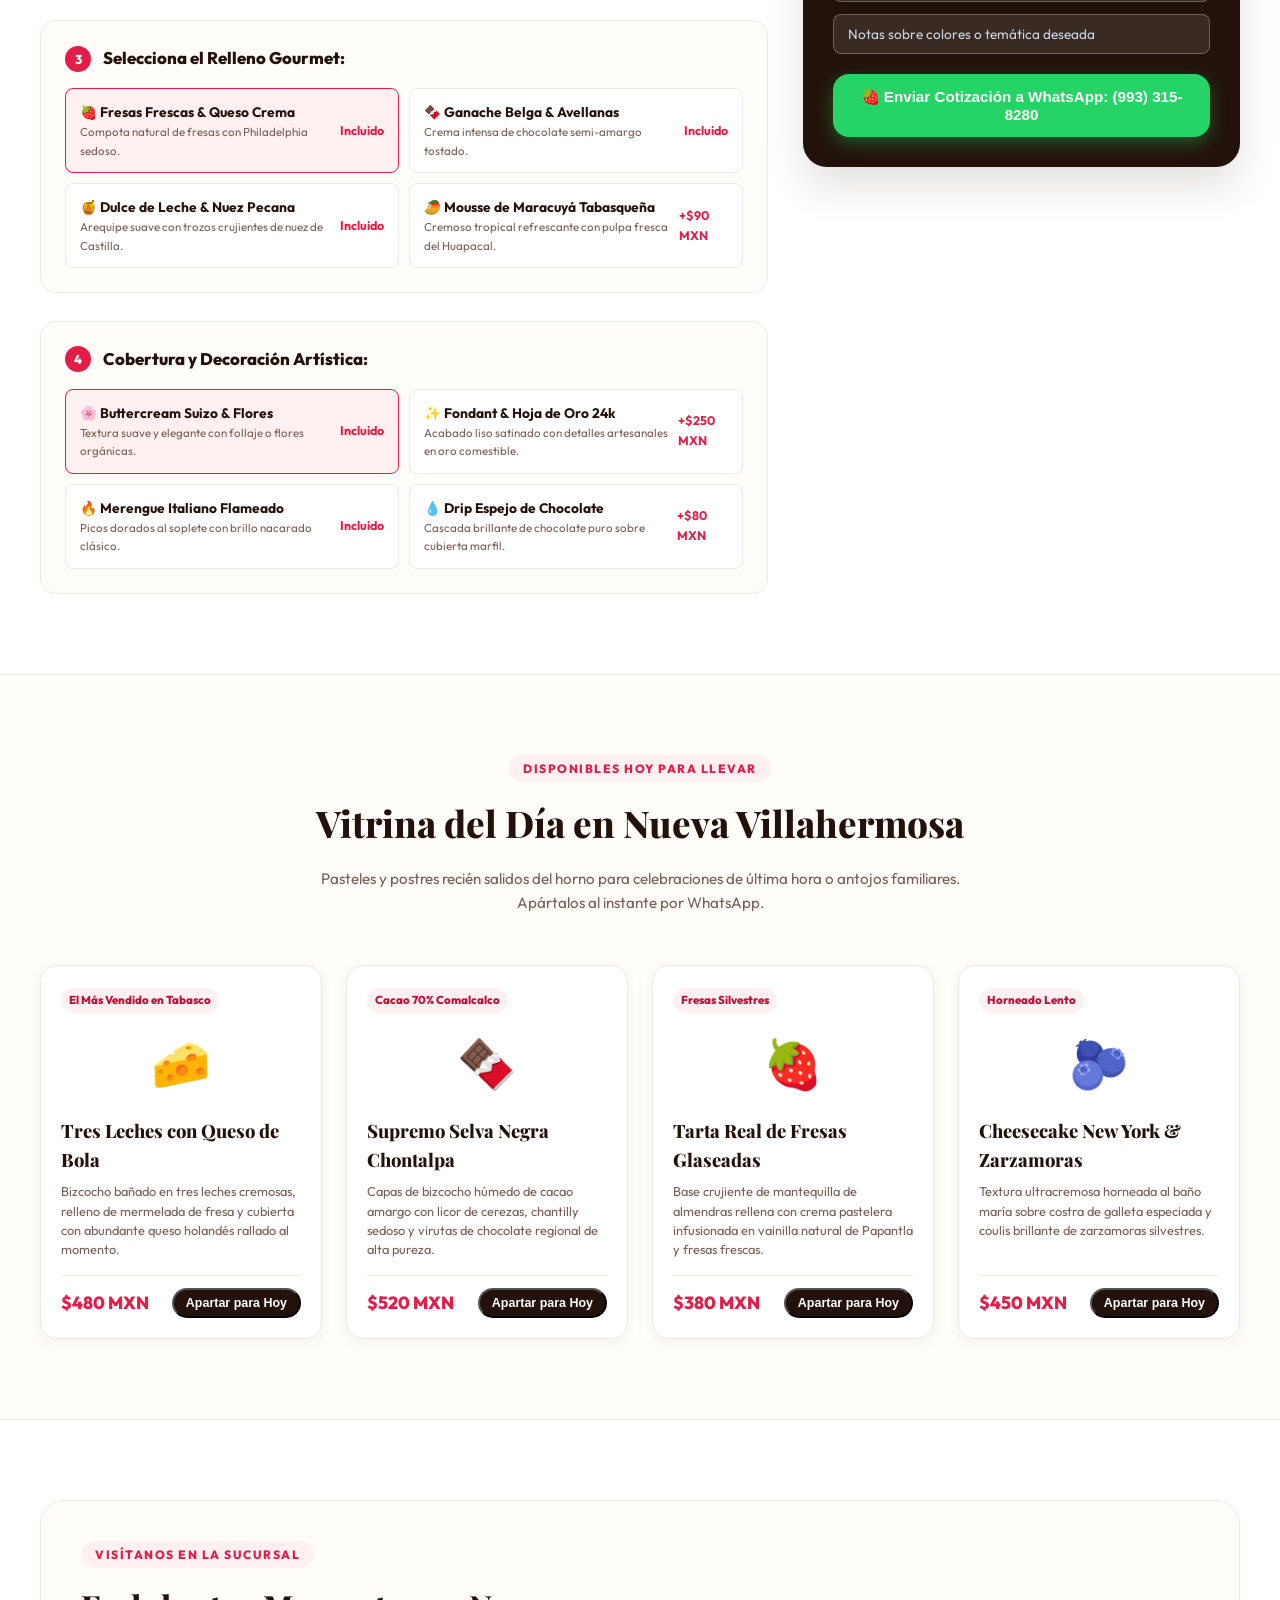
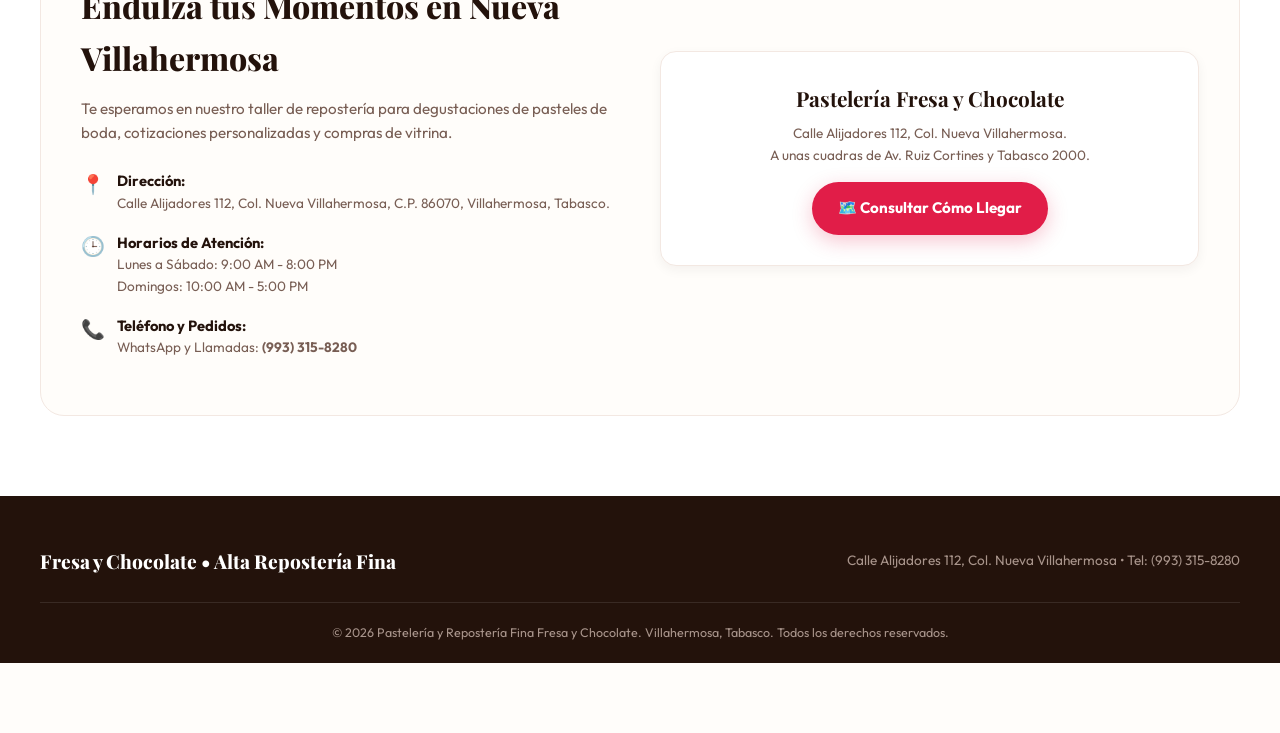
<file: sitios_clientes/8_pasteleria_fresaychocolate/index.html>
<!DOCTYPE html>
<html lang="es">
<head>
  <meta charset="UTF-8">
  <meta name="viewport" content="width=device-width, initial-scale=1.0">
  <title>Pastelería y Repostería Fina Fresa y Chocolate | Nueva Villahermosa</title>
  <meta name="description" content="Alta repostería artesanal, pasteles de boda, XV años y especialidades con auténtico cacao tabasqueño de la Chontalpa en Col. Nueva Villahermosa, Tabasco.">
  <link rel="preconnect" href="https://fonts.googleapis.com">
  <link rel="preconnect" href="https://fonts.gstatic.com" crossorigin>
  <link href="https://fonts.googleapis.com/css2?family=Outfit:wght@400;500;600;700;800&family=Playfair+Display:ital,wght@0,600;0,700;0,800;1,600&display=swap" rel="stylesheet">
  <link rel="stylesheet" href="css/style.css?v=2.0">
</head>
<body>

  <!-- Barra Superior -->
  <div class="bakery-topbar">
    🍓 Cacao de Autor de Comalcalco 70% • Mantequilla de Origen • Pedidos de Eventos con 48h de Anticipación
  </div>

  <!-- Header -->
  <header class="bakery-header">
    <div class="header-container">
      <div class="brand-wrapper">
        <div class="brand-logo-svg">
          <!-- Logo Exclusivo Fresa y Chocolate -->
          <svg viewBox="0 0 48 48" fill="none" xmlns="http://www.w3.org/2000/svg">
            <path d="M24 8C20 4 12 6 12 16C12 28 24 40 24 40C24 40 36 28 36 16C36 6 28 4 24 8Z" fill="#E11D48"/>
            <path d="M24 16C24 16 28 22 28 26C28 29 26 31 24 31C22 31 20 29 20 26C20 22 24 16 24 16Z" fill="#23120B"/>
            <circle cx="18" cy="18" r="1.5" fill="#FED7AA"/>
            <circle cx="28" cy="19" r="1.5" fill="#FED7AA"/>
            <circle cx="21" cy="25" r="1.5" fill="#FED7AA"/>
            <path d="M19 8C19 8 21 4 24 4C27 4 29 8 29 8" stroke="#16A34A" stroke-width="3" stroke-linecap="round"/>
          </svg>
        </div>
        <div class="brand-text">
          <h1>Fresa y Chocolate</h1>
          <span>Repostería Fina & Pastelería de Autor</span>
        </div>
      </div>

      <nav class="nav-links">
        <a href="#disenador">Diseñador de Pasteles</a>
        <a href="#vitrina">Vitrina del Día</a>
        <a href="#nosotros">Nuestra Filosofía</a>
        <a href="#contacto">Sucursal Nueva Villahermosa</a>
      </nav>

      <a href="#disenador" class="header-order-btn">
        <span>🎂 Diseñar mi Pastel</span>
      </a>
    </div>
  </header>

  <!-- Hero Section -->
  <section class="bakery-hero">
    <div class="hero-container">
      <div class="hero-content">
        <div class="hero-tag">
          <span>✨ Chef Elena Castillo Narváez • Alta Pastelería Artesanal</span>
        </div>
        <h1 class="hero-title">
          Pasteles de Autor y Repostería Fina para <span class="italic-highlight">Momentos Inolvidables</span>
        </h1>
        <p class="hero-desc">
          Fusionamos el sabor supremo del cacao tabasqueño de la Chontalpa con técnicas europeas de alta repostería. Creamos pasteles personalizados para bodas, XV años y aniversarios con entrega puntual en toda Villahermosa.
        </p>
        <div class="hero-actions">
          <a href="#disenador" class="btn-cake-builder">
            🎂 Diseñar Pastel a Medida
          </a>
          <a href="#vitrina" class="btn-vitrina">
            🍰 Ver Vitrina de Hoy
          </a>
        </div>
        <div class="hero-cacao-badge">
          <span>🍫 100% Cacao Criollo Grijalva</span>
          <span>•</span>
          <span>🍓 Fresas Naturales Seleccionadas</span>
          <span>•</span>
          <span>🧀 Queso de Bola Holandés</span>
        </div>
      </div>

      <div class="hero-visual-frame">
        <div class="cake-visual-mockup">
          <div class="cake-emoji-render">🎂</div>
          <p style="font-size: 0.85rem; font-weight: 700; color: var(--choco-rich); margin-top: 10px;">
            Pastel Gala Nupcial 3 Pisos • Cacao & Flores
          </p>
        </div>
        <div class="cake-quote-mini">
          <span>Presupuesto calculado en tiempo real</span>
          <span class="price">Desde $650 MXN</span>
        </div>
      </div>
    </div>
  </section>

  <!-- Módulo 1: Diseñador Interactivo de Pasteles -->
  <section class="cake-builder-section" id="disenador">
    <div class="section-container">
      <div class="section-header-center">
        <span class="section-eyebrow">Experiencia Interactiva a tu Medida</span>
        <h2>Diseña tu Pastel para Eventos en 4 Pasos</h2>
        <p>Elige el número de pisos, la base de bizcocho artesanal, el relleno gourmet y la cobertura. Obtén la cotización formal directa a WhatsApp en segundos.</p>
      </div>

      <div class="builder-layout">
        <!-- Pasos del Creador -->
        <div class="builder-steps-container">

          <!-- Paso 1: Pisos -->
          <div class="builder-step-card">
            <div class="step-card-title">
              <span class="step-number">1</span>
              <span>Elige la Estructura y Número de Pisos:</span>
            </div>
            <div class="tier-options-grid">
              <div class="tier-btn" data-tier-name="1 Piso (20-30 pax)" data-tier-price="650">
                <div class="tier-icon">🧁</div>
                <div class="tier-title">1 Piso</div>
                <div class="tier-servings">20 a 30 porciones</div>
                <div class="tier-price-tag">$650 MXN</div>
              </div>

              <div class="tier-btn active" data-tier-name="2 Pisos (40-60 pax)" data-tier-price="1400">
                <div class="tier-icon">🎂</div>
                <div class="tier-title">2 Pisos</div>
                <div class="tier-servings">40 a 60 porciones</div>
                <div class="tier-price-tag">$1,400 MXN</div>
              </div>

              <div class="tier-btn" data-tier-name="3 Pisos Majestuoso (70-110 pax)" data-tier-price="2650">
                <div class="tier-icon">🏛️</div>
                <div class="tier-title">3 Pisos</div>
                <div class="tier-servings">70 a 110 porciones</div>
                <div class="tier-price-tag">$2,650 MXN</div>
              </div>

              <div class="tier-btn" data-tier-name="4 Pisos Gala Imperial (120-180 pax)" data-tier-price="4200">
                <div class="tier-icon">👑</div>
                <div class="tier-title">4 Pisos</div>
                <div class="tier-servings">120 a 180 porciones</div>
                <div class="tier-price-tag">$4,200 MXN</div>
              </div>
            </div>
          </div>

          <!-- Paso 2: Bizcocho -->
          <div class="builder-step-card">
            <div class="step-card-title">
              <span class="step-number">2</span>
              <span>Selecciona el Bizcocho Artesanal:</span>
            </div>
            <div class="option-pills-grid">
              <div class="flavor-card sponge-card active" data-name="Cacao Chontalpa 70% & Ron Tabasqueño" data-extra="0">
                <div class="flavor-info">
                  <h4>🍫 Cacao Chontalpa 70% & Ron</h4>
                  <p>Chocolate amargo artesanal con notas de barrica regional.</p>
                </div>
                <span class="flavor-extra">Incluido</span>
              </div>

              <div class="flavor-card sponge-card" data-name="Vainilla Natural de Papantla & Almendras" data-extra="0">
                <div class="flavor-info">
                  <h4>🌼 Vainilla de Papantla & Almendras</h4>
                  <p>Esponjoso aromático con láminas finas de almendra tostada.</p>
                </div>
                <span class="flavor-extra">Incluido</span>
              </div>

              <div class="flavor-card sponge-card" data-name="Red Velvet Terciopelo Tradicional" data-extra="0">
                <div class="flavor-info">
                  <h4>❤️ Red Velvet Aterciopelado</h4>
                  <p>Sabor suave con toque sutil de cocoa y acidez perfecta.</p>
                </div>
                <span class="flavor-extra">Incluido</span>
              </div>

              <div class="flavor-card sponge-card" data-name="Tres Leches Especial con Queso de Bola" data-extra="150">
                <div class="flavor-info">
                  <h4>🧀 Tres Leches con Queso de Bola</h4>
                  <p>Húmedo gourmet bañado en licor y virutas de queso holandés.</p>
                </div>
                <span class="flavor-extra">+$150 MXN</span>
              </div>
            </div>
          </div>

          <!-- Paso 3: Relleno -->
          <div class="builder-step-card">
            <div class="step-card-title">
              <span class="step-number">3</span>
              <span>Selecciona el Relleno Gourmet:</span>
            </div>
            <div class="option-pills-grid">
              <div class="flavor-card filling-card active" data-name="Fresas Frescas & Queso Crema" data-extra="0">
                <div class="flavor-info">
                  <h4>🍓 Fresas Frescas & Queso Crema</h4>
                  <p>Compota natural de fresas con Philadelphia sedoso.</p>
                </div>
                <span class="flavor-extra">Incluido</span>
              </div>

              <div class="flavor-card filling-card" data-name="Ganache de Chocolate Belga & Avellanas" data-extra="0">
                <div class="flavor-info">
                  <h4>🍫 Ganache Belga & Avellanas</h4>
                  <p>Crema intensa de chocolate semi-amargo tostado.</p>
                </div>
                <span class="flavor-extra">Incluido</span>
              </div>

              <div class="flavor-card filling-card" data-name="Dulce de Leche Artesanal & Nuez Pecana" data-extra="0">
                <div class="flavor-info">
                  <h4>🍯 Dulce de Leche & Nuez Pecana</h4>
                  <p>Arequipe suave con trozos crujientes de nuez de Castilla.</p>
                </div>
                <span class="flavor-extra">Incluido</span>
              </div>

              <div class="flavor-card filling-card" data-name="Mousse de Maracuyá Tabasqueña" data-extra="90">
                <div class="flavor-info">
                  <h4>🥭 Mousse de Maracuyá Tabasqueña</h4>
                  <p>Cremoso tropical refrescante con pulpa fresca del Huapacal.</p>
                </div>
                <span class="flavor-extra">+$90 MXN</span>
              </div>
            </div>
          </div>

          <!-- Paso 4: Acabado y Cobertura -->
          <div class="builder-step-card">
            <div class="step-card-title">
              <span class="step-number">4</span>
              <span>Cobertura y Decoración Artística:</span>
            </div>
            <div class="option-pills-grid">
              <div class="flavor-card finish-card active" data-name="Buttercream Suizo & Flores Naturales" data-extra="0">
                <div class="flavor-info">
                  <h4>🌸 Buttercream Suizo & Flores</h4>
                  <p>Textura suave y elegante con follaje o flores orgánicas.</p>
                </div>
                <span class="flavor-extra">Incluido</span>
              </div>

              <div class="flavor-card finish-card" data-name="Fondant Esculpido con Hoja de Oro 24k" data-extra="250">
                <div class="flavor-info">
                  <h4>✨ Fondant & Hoja de Oro 24k</h4>
                  <p>Acabado liso satinado con detalles artesanales en oro comestible.</p>
                </div>
                <span class="flavor-extra">+$250 MXN</span>
              </div>

              <div class="flavor-card finish-card" data-name="Merengue Italiano Flameado" data-extra="0">
                <div class="flavor-info">
                  <h4>🔥 Merengue Italiano Flameado</h4>
                  <p>Picos dorados al soplete con brillo nacarado clásico.</p>
                </div>
                <span class="flavor-extra">Incluido</span>
              </div>

              <div class="flavor-card finish-card" data-name="Drip de Chocolate Chontalpa Espejo" data-extra="80">
                <div class="flavor-info">
                  <h4>💧 Drip Espejo de Chocolate</h4>
                  <p>Cascada brillante de chocolate puro sobre cubierta marfil.</p>
                </div>
                <span class="flavor-extra">+$80 MXN</span>
              </div>
            </div>
          </div>

        </div>

        <!-- Panel Lateral Resumen y Envío WhatsApp -->
        <aside class="builder-summary-card">
          <h3 class="summary-header">Resumen de tu Pastel</h3>

          <div class="summary-details-list">
            <div class="summary-detail-row">
              <span>Estructura:</span>
              <strong id="summary-tiers">2 Pisos (40-60 personas)</strong>
            </div>
            <div class="summary-detail-row">
              <span>Bizcocho:</span>
              <strong id="summary-sponge">Cacao Chontalpa 70% & Ron Tabasqueño</strong>
            </div>
            <div class="summary-detail-row">
              <span>Relleno:</span>
              <strong id="summary-filling">Fresas Frescas & Queso Crema</strong>
            </div>
            <div class="summary-detail-row">
              <span>Cobertura:</span>
              <strong id="summary-finish">Buttercream Suizo & Flores Naturales</strong>
            </div>
          </div>

          <div class="summary-total-container">
            <div class="summary-total-label">Presupuesto Estimado:</div>
            <div class="summary-total-amount" id="summary-total">$1,400 MXN</div>
          </div>

          <div class="client-form-inputs">
            <select id="cake-event-type">
              <option value="Boda de Ensueño">👰 Boda de Ensueño</option>
              <option value="XV Años de Gala">👑 XV Años de Gala</option>
              <option value="Cumpleaños Especial">🎂 Cumpleaños Especial</option>
              <option value="Bautizo o Primera Comunión">🕊️ Bautizo / Comunión</option>
              <option value="Evento Corporativo / Aniversario">🏢 Aniversario / Empresa</option>
            </select>
            <input type="text" id="cake-celebrant-name" placeholder="Nombre de quien celebra">
            <input type="text" id="cake-event-date" placeholder="Fecha del evento (Ej. Sábado 24 de Octubre)">
            <input type="text" id="cake-client-name" placeholder="Tu nombre para atenderte">
            <input type="text" id="cake-notes" placeholder="Notas sobre colores o temática deseada">
          </div>

          <button type="button" class="btn-send-whatsapp-order" id="btn-send-cake-quote">
            🍓 Enviar Cotización a WhatsApp: (993) 315-8280
          </button>
        </aside>
      </div>
    </div>
  </section>

  <!-- Módulo 2: Vitrina del Día -->
  <section class="vitrina-section" id="vitrina">
    <div class="section-container">
      <div class="section-header-center">
        <span class="section-eyebrow">Disponibles Hoy para Llevar</span>
        <h2>Vitrina del Día en Nueva Villahermosa</h2>
        <p>Pasteles y postres recién salidos del horno para celebraciones de última hora o antojos familiares. Apártalos al instante por WhatsApp.</p>
      </div>

      <div class="vitrina-grid">
        <!-- Pastel 1 -->
        <div class="cake-card">
          <div>
            <span class="cake-badge-tag">El Más Vendido en Tabasco</span>
            <div class="cake-icon-wrap">🧀</div>
            <h3>Tres Leches con Queso de Bola</h3>
            <p>Bizcocho bañado en tres leches cremosas, relleno de mermelada de fresa y cubierta con abundante queso holandés rallado al momento.</p>
          </div>
          <div class="cake-price-row">
            <span class="price">$480 MXN</span>
            <button class="btn-apartar-mini" data-cake-name="Pastel Tres Leches con Queso de Bola" data-cake-price="$480 MXN">
              Apartar para Hoy
            </button>
          </div>
        </div>

        <!-- Pastel 2 -->
        <div class="cake-card">
          <div>
            <span class="cake-badge-tag">Cacao 70% Comalcalco</span>
            <div class="cake-icon-wrap">🍫</div>
            <h3>Supremo Selva Negra Chontalpa</h3>
            <p>Capas de bizcocho húmedo de cacao amargo con licor de cerezas, chantilly sedoso y virutas de chocolate regional de alta pureza.</p>
          </div>
          <div class="cake-price-row">
            <span class="price">$520 MXN</span>
            <button class="btn-apartar-mini" data-cake-name="Pastel Supremo Selva Negra Chontalpa" data-cake-price="$520 MXN">
              Apartar para Hoy
            </button>
          </div>
        </div>

        <!-- Pastel 3 -->
        <div class="cake-card">
          <div>
            <span class="cake-badge-tag">Fresas Silvestres</span>
            <div class="cake-icon-wrap">🍓</div>
            <h3>Tarta Real de Fresas Glaseadas</h3>
            <p>Base crujiente de mantequilla de almendras rellena con crema pastelera infusionada en vainilla natural de Papantla y fresas frescas.</p>
          </div>
          <div class="cake-price-row">
            <span class="price">$380 MXN</span>
            <button class="btn-apartar-mini" data-cake-name="Tarta Real de Fresas Glaseadas" data-cake-price="$380 MXN">
              Apartar para Hoy
            </button>
          </div>
        </div>

        <!-- Pastel 4 -->
        <div class="cake-card">
          <div>
            <span class="cake-badge-tag">Horneado Lento</span>
            <div class="cake-icon-wrap">🫐</div>
            <h3>Cheesecake New York & Zarzamoras</h3>
            <p>Textura ultracremosa horneada al baño maría sobre costra de galleta especiada y coulis brillante de zarzamoras silvestres.</p>
          </div>
          <div class="cake-price-row">
            <span class="price">$450 MXN</span>
            <button class="btn-apartar-mini" data-cake-name="Cheesecake New York con Coulis de Zarzamoras" data-cake-price="$450 MXN">
              Apartar para Hoy
            </button>
          </div>
        </div>
      </div>
    </div>
  </section>

  <!-- Módulo 3: Ubicación y Contacto -->
  <section class="bakery-contact-section" id="contacto">
    <div class="section-container">
      <div class="contact-box">
        <div class="contact-info-col">
          <span class="section-eyebrow">Visítanos en la Sucursal</span>
          <h3>Endulza tus Momentos en Nueva Villahermosa</h3>
          <p>
            Te esperamos en nuestro taller de repostería para degustaciones de pasteles de boda, cotizaciones personalizadas y compras de vitrina.
          </p>

          <div class="contact-item-row">
            <span class="icon">📍</span>
            <div>
              <h4>Dirección:</h4>
              <p>Calle Alijadores 112, Col. Nueva Villahermosa, C.P. 86070, Villahermosa, Tabasco.</p>
            </div>
          </div>

          <div class="contact-item-row">
            <span class="icon">🕒</span>
            <div>
              <h4>Horarios de Atención:</h4>
              <p>Lunes a Sábado: 9:00 AM - 8:00 PM<br>Domingos: 10:00 AM - 5:00 PM</p>
            </div>
          </div>

          <div class="contact-item-row">
            <span class="icon">📞</span>
            <div>
              <h4>Teléfono y Pedidos:</h4>
              <p>WhatsApp y Llamadas: <strong>(993) 315-8280</strong></p>
            </div>
          </div>
        </div>

        <div class="map-card-styled">
          <h4 style="font-family: var(--font-serif); font-size: 1.3rem; color: var(--choco-dark); margin-bottom: 8px;">
            Pastelería Fresa y Chocolate
          </h4>
          <p style="font-size: 0.85rem; color: var(--text-muted); margin-bottom: 16px;">
            Calle Alijadores 112, Col. Nueva Villahermosa.<br>
            A unas cuadras de Av. Ruiz Cortines y Tabasco 2000.
          </p>
          <a href="https://wa.me/529933158280?text=Hola,%20deseo%20visitar%20la%20pasteler%C3%ADa%20en%20Calle%20Alijadores%20112" target="_blank" class="btn-cake-builder" style="display: inline-flex;">
            🗺️ Consultar Cómo Llegar
          </a>
        </div>
      </div>
    </div>
  </section>

  <!-- Footer -->
  <footer class="bakery-footer">
    <div class="footer-inner">
      <div class="footer-brand">
        Fresa y Chocolate • Alta Repostería Fina
      </div>
      <div>
        Calle Alijadores 112, Col. Nueva Villahermosa • Tel: (993) 315-8280
      </div>
    </div>
    <div style="max-width: 1200px; margin: 0 auto; text-align: center; font-size: 0.78rem;">
      © 2026 Pastelería y Repostería Fina Fresa y Chocolate. Villahermosa, Tabasco. Todos los derechos reservados.
    </div>
  </footer>

  <!-- Botón Flotante Fijo -->
  <a href="https://wa.me/529933158280?text=Hola,%20deseo%20cotizar%20un%20pastel%20personalizado%20para%20un%20evento" class="floating-cake-btn" target="_blank">
    <span>🎂 Cotizar Pastel en WhatsApp</span>
  </a>

  <script src="js/app.js?v=2.0"></script>
</body>
</html>
</file>
<file: estilo_molar/css/style.css>
/* ==========================================================================
   ESTILO MOLAR | ODONTOLOGÍA INTEGRAL & GORROS QUIRÚRGICOS
   Diseño de Alta Fidelidad - Villahermosa, Tabasco
   ========================================================================== */

:root {
  /* Paleta cromática exacta del diseño LuxeSmile */
  --canvas-bg: #D9E7EC;
  --page-bg: #FFFFFF;
  --teal-dark: #054B57;
  --teal-dark-hover: #075867;
  --teal-darker: #03363F;
  --teal-hero-card: #EBF4F6;
  --teal-accent-blue: #0E6D81;
  
  --text-dark: #0E252D;
  --text-muted: #5B747D;
  --text-light-muted: #8AA4AD;
  --text-white: #FFFFFF;
  --text-white-sub: #C8E3E8;

  /* Pasteles temáticos Bento */
  --pastel-lime: #EBF59F;
  --pastel-peach: #FEDEAF;
  --pastel-pink: #FCD5EC;
  --pastel-cyan: #D2EFF5;

  --btn-black: #0E1D22;
  --btn-black-hover: #1A343D;
  --btn-white: #FFFFFF;
  --btn-white-hover: #F2F8F9;
  
  --whatsapp-green: #25D366;
  --whatsapp-hover: #1EBE5D;
  --gold-star: #FFB703;

  /* Bordes y Radio */
  --radius-canvas: 36px;
  --radius-card-lg: 28px;
  --radius-card-md: 20px;
  --radius-card-sm: 14px;
  --radius-pill: 999px;

  /* Sombras elegantes */
  --shadow-canvas: 0 30px 80px rgba(5, 54, 64, 0.12);
  --shadow-card: 0 10px 30px rgba(5, 54, 64, 0.06);
  --shadow-card-hover: 0 18px 45px rgba(5, 54, 64, 0.12);
  --shadow-btn: 0 8px 20px rgba(14, 29, 34, 0.15);

  --font-main: 'Plus Jakarta Sans', system-ui, -apple-system, BlinkMacSystemFont, 'Segoe UI', Roboto, sans-serif;
  --transition-smooth: all 0.3s cubic-bezier(0.16, 1, 0.3, 1);
}

/* ==========================================================================
   RESET & BASE STYLES
   ========================================================================== */
*, *::before, *::after {
  box-sizing: border-box;
  margin: 0;
  padding: 0;
}

html {
  font-family: var(--font-main);
  background-color: var(--canvas-bg);
  color: var(--text-dark);
  scroll-behavior: smooth;
  -webkit-font-smoothing: antialiased;
  -moz-osx-font-smoothing: grayscale;
}

body {
  min-height: 100vh;
  padding: 0;
  margin: 0;
  width: 100%;
  display: block;
  overflow-x: hidden;
  line-height: 1.5;
  background-color: #FFFFFF;
}

img {
  max-width: 100%;
  height: auto;
  display: block;
}

a {
  text-decoration: none;
  color: inherit;
  transition: var(--transition-smooth);
}

button {
  cursor: pointer;
  border: none;
  font-family: inherit;
  transition: var(--transition-smooth);
}

/* ==========================================================================
   PAGE WRAPPER (CALCA DEL LIENZO PRINCIPAL)
   ========================================================================== */
.page-container {
  width: 100%;
  max-width: 100%;
  margin: 0;
  padding: 0;
  border-radius: 0;
  box-shadow: none;
  background: transparent;
  display: flex;
  flex-direction: column;
  gap: 0;
}

/* Full-width container pattern */
.container {
  width: 100%;
  max-width: 1240px;
  margin: 0 auto;
  padding: 0 24px;
}
@media (max-width: 600px) {
  .container {
    padding: 0 16px;
  }
}

/* ==========================================================================
   HEADER / NAVBAR
   ========================================================================== */
.site-header {
  width: 100%;
  display: flex;
  align-items: center;
  justify-content: space-between;
  padding: 12px 18px;
  background-color: var(--teal-hero-card);
  border-radius: var(--radius-pill);
  position: sticky;
  top: 16px;
  z-index: 100;
  backdrop-filter: blur(12px);
  border: 1px solid rgba(255, 255, 255, 0.8);
}

.header-left {
  display: flex;
  align-items: center;
  gap: 12px;
}

.menu-toggle-btn {
  display: inline-flex;
  align-items: center;
  gap: 8px;
  padding: 10px 18px;
  background-color: #FFFFFF;
  border-radius: var(--radius-pill);
  font-weight: 600;
  font-size: 0.92rem;
  color: var(--text-dark);
  box-shadow: 0 2px 8px rgba(0, 0, 0, 0.04);
}

.menu-toggle-btn:hover {
  background-color: #F0F6F8;
}

.menu-icon-bars {
  display: flex;
  flex-direction: column;
  gap: 4px;
  width: 18px;
}

.menu-icon-bars span {
  display: block;
  height: 2px;
  background-color: var(--text-dark);
  border-radius: 2px;
  transition: var(--transition-smooth);
}

/* Nav Links Desktop */
.nav-desktop-links {
  display: none;
  align-items: center;
  gap: 22px;
  margin-left: 10px;
}

@media (min-width: 1080px) {
  .nav-desktop-links {
    display: flex;
  }
}

.nav-desktop-links a {
  font-size: 0.9rem;
  font-weight: 600;
  color: var(--text-muted);
}

.nav-desktop-links a:hover,
.nav-desktop-links a.active {
  color: var(--teal-dark);
}

.brand-center-logo {
  display: flex;
  align-items: center;
  gap: 10px;
}

.brand-icon-wrapper {
  width: 38px;
  height: 38px;
  display: flex;
  align-items: center;
  justify-content: center;
  overflow: hidden;
}

.brand-icon-wrapper img {
  width: 100%;
  height: 100%;
  object-fit: contain;
}

.brand-text-lockup {
  display: flex;
  flex-direction: column;
  text-align: left;
}

.brand-title-main {
  font-size: 1.15rem;
  font-weight: 800;
  line-height: 1.1;
  color: var(--teal-dark);
  letter-spacing: -0.02em;
}

.brand-subtitle-badge {
  font-size: 0.72rem;
  font-weight: 600;
  color: var(--text-muted);
  text-transform: uppercase;
  letter-spacing: 0.05em;
}


.cta-text-short {
  display: none;
}
.cta-text-full {
  display: inline;
}

.header-right {
  display: flex;
  align-items: center;
  gap: 12px;
}

.btn-pill-dark {
  display: inline-flex;
  align-items: center;
  gap: 10px;
  padding: 12px 24px;
  background-color: var(--btn-black);
  color: #FFFFFF;
  border-radius: var(--radius-pill);
  font-size: 0.92rem;
  font-weight: 700;
  box-shadow: var(--shadow-btn);
}

.btn-pill-dark:hover {
  background-color: var(--btn-black-hover);
  transform: translateY(-1px);
}

.btn-pill-dark .arrow-icon-circle {
  width: 22px;
  height: 22px;
  background: rgba(255, 255, 255, 0.15);
  border-radius: 50%;
  display: inline-flex;
  align-items: center;
  justify-content: center;
  font-size: 0.85rem;
}

.btn-pill-white {
  display: inline-flex;
  align-items: center;
  gap: 10px;
  padding: 12px 24px;
  background-color: #FFFFFF;
  color: var(--text-dark);
  border-radius: var(--radius-pill);
  font-size: 0.92rem;
  font-weight: 700;
  box-shadow: 0 4px 14px rgba(0, 0, 0, 0.08);
}

.btn-pill-white:hover {
  background-color: #F8FAFB;
  transform: translateY(-1px);
}

.btn-pill-white .arrow-icon-circle {
  width: 22px;
  height: 22px;
  background: var(--text-dark);
  color: #FFFFFF;
  border-radius: 50%;
  display: inline-flex;
  align-items: center;
  justify-content: center;
  font-size: 0.85rem;
}

/* ==========================================================================
   MOBILE MENU DRAWER
   ========================================================================== */
.mobile-nav-overlay {
  display: none;
  position: fixed;
  inset: 0;
  background: rgba(8, 25, 31, 0.6);
  backdrop-filter: blur(8px);
  z-index: 1000;
  justify-content: flex-end;
}

.mobile-nav-overlay.active {
  display: flex;
}

.mobile-nav-drawer {
  width: 320px;
  max-width: 85vw;
  height: 100%;
  background: #FFFFFF;
  padding: 32px 24px;
  display: flex;
  flex-direction: column;
  gap: 24px;
  box-shadow: -10px 0 30px rgba(0,0,0,0.15);
  animation: slideIn 0.3s ease;
}

@keyframes slideIn {
  from { transform: translateX(100%); }
  to { transform: translateX(0); }
}

.mobile-drawer-header {
  display: flex;
  justify-content: space-between;
  align-items: center;
  padding-bottom: 16px;
  border-bottom: 1px solid #E6EFF2;
}

.mobile-nav-links {
  display: flex;
  flex-direction: column;
  gap: 18px;
}

.mobile-nav-links a {
  font-size: 1.05rem;
  font-weight: 700;
  color: var(--text-dark);
  padding: 8px 0;
}

.mobile-nav-links a:hover {
  color: var(--teal-dark);
}

.close-drawer-btn {
  width: 44px;
  height: 44px;
  border-radius: 50%;
  background: #F0F6F8;
  display: inline-flex;
  align-items: center;
  justify-content: center;
  font-size: 1.5rem;
  color: var(--text-dark);
  border: none;
  cursor: pointer;
  transition: var(--transition-smooth);
}

.close-drawer-btn:hover {
  background: #E2EFF2;
  color: var(--teal-dark);
}

/* ==========================================================================
   PILL BADGES DE SECCIÓN
   ========================================================================== */
.section-badge-pill {
  display: inline-flex;
  align-items: center;
  gap: 8px;
  font-size: 0.78rem;
  font-weight: 800;
  text-transform: uppercase;
  letter-spacing: 0.08em;
  color: var(--teal-accent-blue);
  background: rgba(14, 109, 129, 0.08);
  padding: 6px 14px;
  border-radius: var(--radius-pill);
}

.section-badge-pill.on-dark {
  color: #A4E2EE;
  background: rgba(255, 255, 255, 0.1);
}

/* ==========================================================================
   HERO BENTO SECTION (CALCA EXACTA)
   ========================================================================== */
.hero-bento-grid {
  display: grid;
  grid-template-columns: 1fr;
  gap: 20px;
}

@media (min-width: 960px) {
  .hero-bento-grid {
    grid-template-columns: 1.15fr 0.85fr;
  }
}

/* Left Hero Column */
.hero-left-column {
  display: flex;
  flex-direction: column;
  gap: 20px;
}

.hero-main-banner-card {
  background-color: var(--teal-hero-card);
  border-radius: var(--radius-card-lg);
  padding: 42px 38px;
  display: flex;
  flex-direction: column;
  gap: 22px;
  position: relative;
  overflow: hidden;
}

.hero-rating-group {
  display: flex;
  align-items: center;
  gap: 12px;
  flex-wrap: wrap;
}

.hero-avatars-cluster {
  display: flex;
  align-items: center;
}

.avatar-circle {
  width: 34px;
  height: 34px;
  border-radius: 50%;
  border: 2px solid #FFFFFF;
  margin-left: -8px;
  object-fit: cover;
  background-color: #BEE3EB;
}

.avatar-circle:first-child {
  margin-left: 0;
}

.rating-stars-wrapper {
  display: flex;
  flex-direction: column;
}

.stars-row {
  display: flex;
  gap: 2px;
  color: var(--gold-star);
  font-size: 0.95rem;
}

.rating-count-text {
  font-size: 0.76rem;
  font-weight: 700;
  color: var(--text-muted);
}

.hero-headline-title {
  font-size: clamp(1.75rem, 5.2vw, 3.6rem);
  font-weight: 800;
  line-height: 1.12;
  color: var(--teal-dark);
  letter-spacing: -0.025em;
}

.hero-headline-title span {
  color: var(--text-dark);
}

.hero-description-text {
  font-size: 1.05rem;
  color: var(--text-muted);
  max-width: 540px;
  line-height: 1.6;
}

.hero-action-buttons-row {
  display: flex;
  align-items: center;
  gap: 16px;
  flex-wrap: wrap;
  margin-top: 8px;
}

.btn-video-watch {
  display: inline-flex;
  align-items: center;
  gap: 12px;
  background: transparent;
  color: var(--teal-dark);
  font-weight: 700;
  font-size: 0.94rem;
  padding: 10px 14px;
  border-radius: var(--radius-pill);
}

.btn-video-watch:hover {
  background-color: rgba(5, 75, 87, 0.05);
}

.btn-video-watch .play-icon-circle {
  width: 42px;
  height: 42px;
  background: #FFFFFF;
  border-radius: 50%;
  display: flex;
  align-items: center;
  justify-content: center;
  color: var(--teal-dark);
  box-shadow: 0 4px 12px rgba(5, 75, 87, 0.12);
  font-size: 0.9rem;
}

/* Mini Cards Row under Hero left */
.hero-mini-cards-row {
  display: grid;
  grid-template-columns: 1fr;
  gap: 20px;
}

@media (min-width: 600px) {
  .hero-mini-cards-row {
    grid-template-columns: 1fr 1fr;
  }
}

.mini-card-experience {
  position: relative;
  height: 240px;
  border-radius: var(--radius-card-md);
  overflow: hidden;
  box-shadow: var(--shadow-card);
}

.mini-card-experience img {
  width: 100%;
  height: 100%;
  object-fit: cover;
  transition: transform 0.6s ease;
}

.mini-card-experience:hover img {
  transform: scale(1.04);
}

.mini-badge-overlay {
  position: absolute;
  bottom: 16px;
  left: 16px;
  right: 16px;
  background: rgba(14, 109, 129, 0.92);
  backdrop-filter: blur(8px);
  color: #FFFFFF;
  padding: 14px 16px;
  border-radius: var(--radius-card-sm);
  display: flex;
  flex-direction: column;
  gap: 4px;
}

.mini-badge-title {
  font-size: 1.05rem;
  font-weight: 800;
  line-height: 1.2;
}

.mini-badge-sub {
  font-size: 0.78rem;
  color: #D3EEF3;
  line-height: 1.3;
}

.mini-card-testimonial {
  background-color: var(--teal-hero-card);
  border-radius: var(--radius-card-md);
  padding: 24px;
  display: flex;
  flex-direction: column;
  justify-content: space-between;
  gap: 16px;
  position: relative;
}

.testimonial-author-row {
  display: flex;
  align-items: center;
  gap: 12px;
}

.testimonial-author-avatar {
  width: 44px;
  height: 44px;
  border-radius: 50%;
  object-fit: cover;
  border: 2px solid #FFFFFF;
}

.testimonial-author-info h4 {
  font-size: 0.95rem;
  font-weight: 800;
  color: var(--text-dark);
}

.testimonial-author-info p {
  font-size: 0.76rem;
  color: var(--text-muted);
}

.testimonial-bubble-text {
  font-size: 0.88rem;
  color: var(--text-dark);
  font-style: italic;
  line-height: 1.45;
  background: #FFFFFF;
  padding: 14px;
  border-radius: var(--radius-sm);
  box-shadow: 0 4px 12px rgba(0, 0, 0, 0.03);
}

/* Right Hero Column */
.hero-right-column {
  display: flex;
  flex-direction: column;
  height: 100%;
}

.hero-main-photo-card {
  position: relative;
  height: 100%;
  min-height: 540px;
  border-radius: var(--radius-card-lg);
  overflow: hidden;
  box-shadow: var(--shadow-card);
  background-color: #E2EFF2;
  display: flex;
  flex-direction: column;
  justify-content: flex-end;
}

.hero-main-photo-card img {
  position: absolute;
  inset: 0;
  width: 100%;
  height: 100%;
  object-fit: cover;
  object-position: center top;
  transition: transform 0.6s ease;
  z-index: 1;
}

.hero-main-photo-card:hover img {
  transform: scale(1.03);
}

.floating-photo-pill {
  position: absolute;
  top: 20px;
  left: 20px;
  z-index: 3;
  background: rgba(255, 255, 255, 0.92);
  backdrop-filter: blur(8px);
  padding: 8px 16px;
  border-radius: var(--radius-pill);
  font-size: 0.82rem;
  font-weight: 700;
  color: var(--teal-dark);
  display: flex;
  align-items: center;
  gap: 8px;
  box-shadow: 0 4px 16px rgba(0, 0, 0, 0.06);
}

.hero-action-cards-grid {
  position: relative;
  z-index: 3;
  margin: 20px;
  display: grid;
  grid-template-columns: 1fr 1fr;
  gap: 14px;
}

.hero-action-card-item {
  background: rgba(255, 255, 255, 0.88);
  backdrop-filter: blur(16px);
  -webkit-backdrop-filter: blur(16px);
  border: 1px solid rgba(255, 255, 255, 0.9);
  padding: 18px;
  border-radius: var(--radius-card-md);
  display: flex;
  flex-direction: column;
  justify-content: space-between;
  gap: 8px;
  transition: var(--transition-smooth);
  box-shadow: 0 8px 24px rgba(0, 0, 0, 0.08);
}

.hero-action-card-item:hover {
  background: rgba(255, 255, 255, 0.98);
  transform: translateY(-3px);
  box-shadow: 0 12px 28px rgba(0, 0, 0, 0.12);
}

.hero-action-card-header {
  display: flex;
  align-items: center;
  justify-content: space-between;
}

.hero-action-card-title {
  font-size: 1rem;
  font-weight: 800;
  color: var(--teal-dark);
}

.hero-action-card-item p {
  font-size: 0.82rem;
  color: var(--text-dark);
  opacity: 0.85;
}

/* ==========================================================================
   ABOUT US SECTION (CONTENEDOR AZUL TEAL OSCURO)
   ========================================================================== */
.dark-teal-section-wrapper {
  background-color: var(--teal-dark);
  border-radius: var(--radius-card-lg);
  padding: 48px 40px;
  color: #FFFFFF;
  display: flex;
  flex-direction: column;
  gap: 36px;
  position: relative;
  overflow: hidden;
}

.section-header-row {
  display: flex;
  flex-direction: column;
  gap: 16px;
}

@media (min-width: 860px) {
  .section-header-row {
    flex-direction: row;
    align-items: flex-end;
    justify-content: space-between;
  }
}

.section-header-left {
  display: flex;
  flex-direction: column;
  gap: 12px;
  max-width: 640px;
}

.section-main-title {
  font-size: clamp(1.4rem, 4.2vw, 2.6rem);
  font-weight: 800;
  line-height: 1.18;
  letter-spacing: -0.02em;
}

.section-main-title.light-text {
  color: #FFFFFF;
}

.section-subtext {
  font-size: 1rem;
  color: var(--text-white-sub);
  line-height: 1.55;
}

/* Bento Cards Inside About (Calca Exacta del Diseño LuxeSmile) */
.about-bento-layout {
  display: flex;
  flex-direction: column;
  gap: 20px;
  width: 100%;
}

.about-bento-top-row {
  display: grid;
  grid-template-columns: 1fr;
  gap: 20px;
  width: 100%;
}

@media (min-width: 860px) {
  .about-bento-top-row {
    grid-template-columns: 1.25fr 1fr;
  }
}

.about-hero-doctor-card {
  position: relative;
  border-radius: var(--radius-card-md);
  overflow: hidden;
  min-height: 340px;
  display: flex;
  align-items: flex-end;
  box-shadow: var(--shadow-card);
  background-color: #054B57;
}

.about-hero-doctor-card img {
  position: absolute;
  inset: 0;
  width: 100%;
  height: 100%;
  object-fit: cover;
  z-index: 1;
  transition: transform 0.6s ease;
}

.about-hero-doctor-card:hover img {
  transform: scale(1.03);
}

.about-doctor-card-text {
  position: relative;
  z-index: 2;
  padding: 28px 28px 24px;
  background: linear-gradient(180deg, rgba(5, 75, 87, 0) 0%, rgba(3, 54, 63, 0.94) 85%);
  width: 100%;
  color: #FFFFFF;
}

.about-doctor-tag {
  display: inline-block;
  font-size: 0.74rem;
  font-weight: 700;
  text-transform: uppercase;
  letter-spacing: 0.08em;
  background: rgba(255, 255, 255, 0.2);
  backdrop-filter: blur(8px);
  padding: 4px 12px;
  border-radius: var(--radius-pill);
  margin-bottom: 8px;
  color: #D1EAF0;
}

.about-doctor-card-text h3 {
  font-size: 1.45rem;
  font-weight: 800;
  color: #FFFFFF;
  margin-bottom: 6px;
  line-height: 1.2;
}

.about-doctor-card-text p {
  font-size: 0.88rem;
  color: var(--text-white-sub);
  line-height: 1.5;
}

.pastel-bento-card {
  border-radius: var(--radius-card-md);
  padding: 28px;
  display: flex;
  flex-direction: column;
  justify-content: space-between;
  gap: 16px;
  color: var(--text-dark);
  transition: var(--transition-smooth);
}

.pastel-bento-card:hover {
  transform: translateY(-3px);
}

.pastel-bento-card.lime {
  background-color: var(--pastel-lime);
}

.pastel-bento-card.peach {
  background-color: var(--pastel-peach);
}

.pastel-bento-card.pink {
  background-color: var(--pastel-pink);
}

.pastel-card-top-row {
  display: flex;
  align-items: center;
  justify-content: space-between;
}

.pastel-card-top-row h3 {
  font-size: 1.35rem;
  font-weight: 800;
  color: var(--teal-darker);
}

.pastel-card-plus-icon {
  font-size: 1.6rem;
  font-weight: 300;
  color: var(--teal-darker);
}

.pastel-bento-card p {
  font-size: 0.92rem;
  line-height: 1.6;
  color: rgba(14, 37, 45, 0.85);
}

.about-bento-bottom-row {
  display: grid;
  grid-template-columns: 1fr;
  gap: 20px;
  width: 100%;
}

@media (min-width: 768px) {
  .about-bento-bottom-row {
    grid-template-columns: 1fr 1fr 1fr;
  }
}

.photo-card-middle {
  position: relative;
  border-radius: var(--radius-card-md);
  overflow: hidden;
  min-height: 220px;
  box-shadow: var(--shadow-card);
}

.photo-card-middle img {
  width: 100%;
  height: 100%;
  object-fit: cover;
  display: block;
}

.photo-card-overlay-badge {
  position: absolute;
  bottom: 16px;
  left: 16px;
  right: 16px;
  background: rgba(5, 75, 87, 0.88);
  backdrop-filter: blur(8px);
  padding: 8px 14px;
  border-radius: var(--radius-pill);
  font-size: 0.82rem;
  font-weight: 700;
  color: #FFFFFF;
  text-align: center;
  border: 1px solid rgba(255, 255, 255, 0.2);
}

/* ==========================================================================
   EXCLUSIVE ESTILO MOLAR SHOWCASE SECTION (CALCA CON IMÁGENES DE GORROS)
   ========================================================================== */
.estilo-molar-feature-section {
  background: linear-gradient(135deg, #F4F9FB 0%, #E6F3F7 100%);
  border-radius: var(--radius-card-lg);
  padding: 48px 40px;
  display: flex;
  flex-direction: column;
  gap: 32px;
  border: 1px solid #D2E6EC;
}

.estilo-molar-brand-banner {
  display: flex;
  flex-direction: column;
  gap: 16px;
  align-items: flex-start;
}

@media (min-width: 860px) {
  .estilo-molar-brand-banner {
    flex-direction: row;
    align-items: center;
    justify-content: space-between;
  }
}

.brand-showcase-title-group {
  display: flex;
  align-items: center;
  gap: 20px;
  flex-wrap: wrap;
}

.brand-showcase-logo {
  height: 64px;
  width: auto;
  object-fit: contain;
}

.catalog-filter-tabs {
  display: flex;
  gap: 8px;
  flex-wrap: wrap;
}

.filter-tab-pill {
  padding: 8px 18px;
  background: #FFFFFF;
  border-radius: var(--radius-pill);
  font-size: 0.84rem;
  font-weight: 700;
  color: var(--text-muted);
  box-shadow: 0 2px 8px rgba(0, 0, 0, 0.04);
}

.filter-tab-pill.active,
.filter-tab-pill:hover {
  background: var(--teal-dark);
  color: #FFFFFF;
}

/* Product Cards Grid */
.products-gorros-grid {
  display: grid;
  grid-template-columns: 1fr;
  gap: 24px;
}

@media (min-width: 768px) {
  .products-gorros-grid {
    grid-template-columns: repeat(3, 1fr);
  }
}

.card-hidden {
  display: none !important;
}

.product-gorro-card {
  background: #FFFFFF;
  border-radius: var(--radius-card-md);
  overflow: hidden;
  box-shadow: var(--shadow-card);
  display: flex;
  flex-direction: column;
  transition: var(--transition-smooth);
  border: 1px solid rgba(5, 75, 87, 0.06);
}

.product-gorro-card:hover {
  transform: translateY(-5px);
  box-shadow: var(--shadow-card-hover);
}

.product-image-container {
  position: relative;
  height: 290px;
  background-color: #F8FBFB;
  display: flex;
  align-items: center;
  justify-content: center;
  overflow: hidden;
  padding: 16px;
}

.product-image-container img {
  width: 100%;
  height: 100%;
  object-fit: contain;
  transition: transform 0.5s ease;
}

.product-gorro-card:hover .product-image-container img {
  transform: scale(1.06);
}

.product-badge-corner {
  position: absolute;
  top: 14px;
  left: 14px;
  background: rgba(14, 37, 45, 0.85);
  backdrop-filter: blur(6px);
  color: #FFFFFF;
  font-size: 0.72rem;
  font-weight: 800;
  padding: 5px 12px;
  border-radius: var(--radius-pill);
}

.product-info-body {
  padding: 22px;
  display: flex;
  flex-direction: column;
  justify-content: space-between;
  flex-grow: 1;
  gap: 16px;
}

.product-title-row {
  display: flex;
  flex-direction: column;
  gap: 6px;
}

.product-title-row h3 {
  font-size: 1.12rem;
  font-weight: 800;
  color: var(--teal-darker);
}

.product-title-row p {
  font-size: 0.86rem;
  color: var(--text-muted);
  line-height: 1.45;
}

.product-price-action-row {
  display: flex;
  align-items: center;
  justify-content: space-between;
  padding-top: 14px;
  border-top: 1px solid #EDF4F6;
}

.product-price-tag {
  display: flex;
  flex-direction: column;
}

.product-price-value {
  font-size: 1.25rem;
  font-weight: 800;
  color: var(--teal-dark);
}

.product-price-note {
  font-size: 0.7rem;
  color: var(--text-light-muted);
}

.btn-whatsapp-order {
  display: inline-flex;
  align-items: center;
  gap: 8px;
  background-color: var(--whatsapp-green);
  color: #FFFFFF;
  padding: 10px 18px;
  border-radius: var(--radius-pill);
  font-size: 0.85rem;
  font-weight: 700;
  box-shadow: 0 4px 12px rgba(37, 211, 102, 0.25);
}

.btn-whatsapp-order:hover {
  background-color: var(--whatsapp-hover);
  transform: translateY(-2px);
}

/* Gorros Value Props Bento Banner */
.gorros-props-row {
  display: grid;
  grid-template-columns: 1fr;
  gap: 16px;
}

@media (min-width: 768px) {
  .gorros-props-row {
    grid-template-columns: repeat(3, 1fr);
  }
}

.prop-pill-card {
  background: #FFFFFF;
  padding: 18px 22px;
  border-radius: var(--radius-card-sm);
  display: flex;
  align-items: center;
  gap: 14px;
  box-shadow: var(--shadow-card);
}

.prop-icon-badge {
  width: 44px;
  height: 44px;
  border-radius: 50%;
  background: var(--teal-hero-card);
  color: var(--teal-dark);
  display: flex;
  align-items: center;
  justify-content: center;
  font-size: 1.25rem;
  flex-shrink: 0;
}

.prop-text-group h4 {
  font-size: 0.94rem;
  font-weight: 800;
  color: var(--text-dark);
}

.prop-text-group p {
  font-size: 0.78rem;
  color: var(--text-muted);
}

/* ==========================================================================
   SERVICES SECTION (4 VERTICAL CARDS - CALCA EXACTA)
   ========================================================================== */
.services-section-wrapper {
  padding: 20px 0;
  display: flex;
  flex-direction: column;
  gap: 32px;
}

.services-four-cards-grid {
  display: grid;
  grid-template-columns: 1fr;
  gap: 20px;
}

@media (min-width: 640px) {
  .services-four-cards-grid {
    grid-template-columns: repeat(2, 1fr);
  }
}

@media (min-width: 1040px) {
  .services-four-cards-grid {
    grid-template-columns: repeat(4, 1fr);
  }
}

.service-vertical-card {
  position: relative;
  height: 440px;
  border-radius: var(--radius-card-md);
  overflow: hidden;
  box-shadow: var(--shadow-card);
  transition: var(--transition-smooth);
  display: flex;
  flex-direction: column;
  justify-content: space-between;
  padding: 24px;
}

.service-vertical-card:hover {
  transform: translateY(-6px);
  box-shadow: var(--shadow-card-hover);
}

.service-card-bg-img {
  position: absolute;
  inset: 0;
  width: 100%;
  height: 100%;
  object-fit: cover;
  transition: transform 0.6s ease;
  z-index: 1;
}

.service-vertical-card:hover .service-card-bg-img {
  transform: scale(1.05);
}

.service-card-gradient-overlay {
  position: absolute;
  inset: 0;
  background: linear-gradient(180deg, rgba(5, 36, 44, 0.88) 0%, rgba(5, 36, 44, 0.15) 32%, rgba(5, 36, 44, 0.2) 65%, rgba(5, 36, 44, 0.94) 100%);
  z-index: 2;
}

.service-card-top-content {
  position: relative;
  z-index: 3;
  display: flex;
  justify-content: space-between;
  align-items: flex-start;
  color: #FFFFFF;
}

.service-card-top-content h3 {
  font-size: 1.35rem;
  font-weight: 800;
  line-height: 1.15;
  text-shadow: 0 2px 8px rgba(0, 0, 0, 0.4);
}

.service-card-number-tag {
  font-size: 0.85rem;
  font-weight: 800;
  opacity: 0.85;
}

.service-card-bottom-content {
  position: relative;
  z-index: 3;
  color: #FFFFFF;
  display: flex;
  align-items: flex-end;
  justify-content: space-between;
  gap: 12px;
}

.service-card-bottom-content p {
  font-size: 0.85rem;
  line-height: 1.4;
  text-shadow: 0 2px 6px rgba(0, 0, 0, 0.5);
  max-width: 82%;
}

.service-card-arrow-circle {
  width: 32px;
  height: 32px;
  background: rgba(255, 255, 255, 0.25);
  backdrop-filter: blur(6px);
  border-radius: 50%;
  display: flex;
  align-items: center;
  justify-content: center;
  font-size: 0.9rem;
  flex-shrink: 0;
}

/* ==========================================================================
   PATIENT STORIES / TESTIMONIALS & VIDEO (CONTENEDOR OSCURO)
   ========================================================================== */
.stories-cards-carousel {
  display: flex;
  gap: 20px;
  overflow-x: auto;
  scroll-behavior: smooth;
  scroll-snap-type: x mandatory;
  -webkit-overflow-scrolling: touch;
  padding: 4px 4px 16px;
  scrollbar-width: none;
}

.stories-cards-carousel::-webkit-scrollbar {
  display: none;
}

.story-review-card {
  flex: 0 0 calc(33.333% - 14px);
  min-width: 300px;
  scroll-snap-align: start;
  background: #FFFFFF;
  border-radius: var(--radius-card-md);
  padding: 26px;
  color: var(--text-dark);
  display: flex;
  flex-direction: column;
  justify-content: space-between;
  gap: 18px;
  position: relative;
  box-shadow: 0 10px 25px rgba(0, 0, 0, 0.08);
}

@media (max-width: 900px) {
  .story-review-card {
    flex: 0 0 calc(50% - 10px);
    min-width: 280px;
  }
}

@media (max-width: 600px) {
  .story-review-card {
    flex: 0 0 88%;
    min-width: 260px;
  }
}

.story-quote-mark {
  position: absolute;
  top: 20px;
  right: 24px;
  font-size: 2.4rem;
  font-family: serif;
  color: #D3E5E9;
  line-height: 1;
}

.story-client-header {
  display: flex;
  align-items: center;
  gap: 12px;
}

.story-client-avatar {
  width: 46px;
  height: 46px;
  border-radius: 50%;
  object-fit: cover;
  border: 2px solid #E6F0F2;
}

.story-client-meta h4 {
  font-size: 0.96rem;
  font-weight: 800;
  color: var(--teal-darker);
}

.story-client-meta span {
  font-size: 0.74rem;
  color: var(--text-muted);
}

.story-quote-body {
  font-size: 0.92rem;
  line-height: 1.55;
  color: var(--text-dark);
}

.story-stars-row {
  display: flex;
  gap: 3px;
  color: var(--gold-star);
  font-size: 0.9rem;
}

/* Big Video Procedure Banner */
.procedure-video-card {
  position: relative;
  height: 380px;
  border-radius: var(--radius-card-lg);
  overflow: hidden;
  box-shadow: var(--shadow-card);
  cursor: pointer;
}

.procedure-video-card img {
  width: 100%;
  height: 100%;
  object-fit: cover;
  transition: transform 0.6s ease;
}

.procedure-video-card:hover img {
  transform: scale(1.03);
}

.procedure-overlay-gradient {
  position: absolute;
  inset: 0;
  background: radial-gradient(circle at center, rgba(5, 75, 87, 0.25) 0%, rgba(5, 75, 87, 0.75) 100%);
  display: flex;
  flex-direction: column;
  align-items: center;
  justify-content: center;
  gap: 16px;
  color: #FFFFFF;
}

.play-video-big-btn {
  width: 76px;
  height: 76px;
  border-radius: 50%;
  background: #FFFFFF;
  color: var(--teal-dark);
  display: flex;
  align-items: center;
  justify-content: center;
  font-size: 1.6rem;
  box-shadow: 0 10px 30px rgba(0, 0, 0, 0.3);
  transition: transform 0.3s ease;
}

.procedure-video-card:hover .play-video-big-btn {
  transform: scale(1.12);
}

.procedure-video-caption {
  font-size: 1.15rem;
  font-weight: 800;
  letter-spacing: -0.01em;
  text-shadow: 0 2px 8px rgba(0,0,0,0.6);
}

/* ==========================================================================
   OUR EXPERTS / MEET THE DOCTOR SECTION
   ========================================================================== */
.experts-section-wrapper {
  padding: 20px 0;
  display: flex;
  flex-direction: column;
  gap: 32px;
}

.experts-cards-grid {
  display: grid;
  grid-template-columns: 1fr;
  gap: 24px;
}

@media (min-width: 768px) {
  .experts-cards-grid {
    grid-template-columns: repeat(3, 1fr);
  }
}

.doctor-expert-card {
  position: relative;
  height: 420px;
  border-radius: var(--radius-card-md);
  overflow: hidden;
  box-shadow: var(--shadow-card);
  transition: var(--transition-smooth);
}

.doctor-expert-card:hover {
  transform: translateY(-5px);
  box-shadow: var(--shadow-card-hover);
}

.doctor-expert-card img {
  width: 100%;
  height: 100%;
  object-fit: cover;
  transition: transform 0.6s ease;
}

.doctor-expert-card:hover img {
  transform: scale(1.04);
}

.doctor-expert-card.featured-doctor {
  border: 2px solid var(--teal-accent-blue);
}

.doctor-overlay-card {
  position: absolute;
  bottom: 16px;
  left: 16px;
  right: 16px;
  background: rgba(255, 255, 255, 0.92);
  backdrop-filter: blur(10px);
  padding: 16px 18px;
  border-radius: var(--radius-card-sm);
  display: flex;
  align-items: center;
  justify-content: space-between;
  box-shadow: 0 4px 15px rgba(0, 0, 0, 0.08);
}

.doctor-meta-text h3 {
  font-size: 1.05rem;
  font-weight: 800;
  color: var(--teal-darker);
}

.doctor-meta-text p {
  font-size: 0.78rem;
  color: var(--text-muted);
  font-weight: 600;
}

.doctor-social-pills {
  display: flex;
  gap: 6px;
}

.social-circle-pill {
  width: 28px;
  height: 28px;
  background: var(--teal-dark);
  color: #FFFFFF;
  border-radius: 50%;
  display: flex;
  align-items: center;
  justify-content: center;
  font-size: 0.74rem;
}

.social-circle-pill:hover {
  background: var(--teal-accent-blue);
}

/* ==========================================================================
   APPOINTMENT BOOKING SECTION (CONTENEDOR OSCURO CON FORMULARIO)
   ========================================================================== */
.booking-section-grid {
  display: grid;
  grid-template-columns: 1fr;
  gap: 32px;
}

@media (min-width: 960px) {
  .booking-section-grid {
    grid-template-columns: 1.15fr 0.85fr;
    align-items: start;
  }
}

.booking-form-card {
  background: #FFFFFF;
  border-radius: var(--radius-card-md);
  padding: 34px;
  box-shadow: var(--shadow-card);
}

.booking-inputs-grid {
  display: grid;
  grid-template-columns: 1fr;
  gap: 18px;
}

@media (min-width: 600px) {
  .booking-inputs-grid {
    grid-template-columns: 1fr 1fr;
  }
}

.form-group-full {
  grid-column: 1 / -1;
}

.form-field-group {
  display: flex;
  flex-direction: column;
  gap: 6px;
}

.form-field-group label {
  font-size: 0.82rem;
  font-weight: 700;
  color: var(--text-dark);
}

.form-control-input,
.form-control-select,
.form-control-textarea {
  width: 100%;
  padding: 12px 16px;
  border: 1px solid #D2E0E5;
  border-radius: var(--radius-sm);
  font-family: inherit;
  font-size: 0.92rem;
  color: var(--text-dark);
  background-color: #F8FBFC;
  transition: var(--transition-smooth);
}

.form-control-input:focus,
.form-control-select:focus,
.form-control-textarea:focus {
  outline: none;
  border-color: var(--teal-accent-blue);
  background-color: #FFFFFF;
  box-shadow: 0 0 0 3px rgba(14, 109, 129, 0.15);
}

.form-control-textarea {
  resize: vertical;
  min-height: 100px;
}

.booking-side-photo-card {
  position: relative;
  min-height: 480px;
  border-radius: var(--radius-card-md);
  overflow: hidden;
  box-shadow: var(--shadow-card);
  background-color: #E2EFF2;
}

.booking-side-photo-card img {
  width: 100%;
  height: 100%;
  object-fit: cover;
  object-position: center 15%;
}

.booking-floating-contact-info {
  display: flex;
  flex-direction: column;
  gap: 14px;
  margin-top: 10px;
}

.contact-pill-item {
  display: flex;
  align-items: center;
  gap: 14px;
  background: rgba(255, 255, 255, 0.12);
  backdrop-filter: blur(8px);
  padding: 14px 18px;
  border-radius: var(--radius-card-sm);
  color: #FFFFFF;
}

.contact-pill-icon {
  width: 38px;
  height: 38px;
  border-radius: 50%;
  background: rgba(255, 255, 255, 0.2);
  display: flex;
  align-items: center;
  justify-content: center;
  font-size: 1.1rem;
}

.contact-pill-text h4 {
  font-size: 0.78rem;
  text-transform: uppercase;
  letter-spacing: 0.05em;
  color: #A4E2EE;
}

.contact-pill-text p {
  font-size: 0.95rem;
  font-weight: 700;
}

/* ==========================================================================
   FAQ SECTION (PREGUNTAS FRECUENTES)
   ========================================================================== */
.faq-section-wrapper {
  background-color: #F8FBFC;
  border-radius: var(--radius-card-lg);
  padding: 44px 38px;
  display: flex;
  flex-direction: column;
  gap: 28px;
  border: 1px solid #E3EFF2;
}

.faq-accordion-grid {
  display: grid;
  grid-template-columns: 1fr;
  gap: 14px;
}

.faq-item {
  background: #FFFFFF;
  border-radius: var(--radius-card-sm);
  border: 1px solid #E1EDF0;
  overflow: hidden;
  transition: var(--transition-smooth);
}

.faq-item summary {
  padding: 18px 22px;
  font-weight: 700;
  font-size: 1rem;
  color: var(--teal-darker);
  cursor: pointer;
  list-style: none;
  display: flex;
  justify-content: space-between;
  align-items: center;
  user-select: none;
}

.faq-item summary::-webkit-details-marker {
  display: none;
}

.faq-item summary::after {
  content: '+';
  font-size: 1.4rem;
  font-weight: 400;
  color: var(--teal-accent-blue);
  transition: transform 0.3s ease;
}

.faq-item[open] summary::after {
  content: '−';
}

.faq-content-box {
  padding: 0 22px 20px 22px;
  font-size: 0.92rem;
  color: var(--text-muted);
  line-height: 1.6;
}

/* ==========================================================================
   FOOTER (CALCA EXACTA)
   ========================================================================== */
.site-footer-card {
  background-color: var(--teal-hero-card);
  border-radius: var(--radius-card-lg);
  padding: 48px 40px 32px 40px;
  display: flex;
  flex-direction: column;
  gap: 36px;
  border: 1px solid rgba(255, 255, 255, 0.9);
}

.footer-top-grid {
  display: grid;
  grid-template-columns: 1fr;
  gap: 36px;
}

@media (min-width: 768px) {
  .footer-top-grid {
    grid-template-columns: 1.3fr 1fr 1fr 1.4fr;
  }
}

.footer-brand-col {
  display: flex;
  flex-direction: column;
  gap: 16px;
}

.footer-brand-col p {
  font-size: 0.88rem;
  color: var(--text-muted);
  line-height: 1.55;
  max-width: 300px;
}

.footer-social-icons-row {
  display: flex;
  gap: 10px;
}

.footer-social-btn {
  width: 34px;
  height: 34px;
  border-radius: 50%;
  background: #FFFFFF;
  color: var(--teal-dark);
  display: flex;
  align-items: center;
  justify-content: center;
  font-size: 0.88rem;
  box-shadow: 0 2px 8px rgba(0, 0, 0, 0.04);
}

.footer-social-btn:hover {
  background: var(--teal-dark);
  color: #FFFFFF;
}

.footer-links-col h4 {
  font-size: 0.95rem;
  font-weight: 800;
  color: var(--teal-dark);
  margin-bottom: 14px;
}

.footer-links-col ul {
  list-style: none;
  display: flex;
  flex-direction: column;
  gap: 10px;
}

.footer-links-col a {
  font-size: 0.86rem;
  color: var(--text-muted);
  font-weight: 500;
}

.footer-links-col a:hover {
  color: var(--teal-dark);
}

.footer-newsletter-col h4 {
  font-size: 0.95rem;
  font-weight: 800;
  color: var(--teal-dark);
  margin-bottom: 14px;
}

.footer-newsletter-col p {
  font-size: 0.85rem;
  color: var(--text-muted);
  margin-bottom: 12px;
}

.newsletter-form-group {
  display: flex;
  flex-direction: column;
  gap: 10px;
}

.newsletter-input-box {
  padding: 12px 16px;
  background: #FFFFFF;
  border: 1px solid #D2E0E5;
  border-radius: var(--radius-sm);
  font-family: inherit;
  font-size: 0.88rem;
}

.footer-bottom-row {
  display: flex;
  flex-direction: column;
  gap: 14px;
  align-items: center;
  justify-content: space-between;
  padding-top: 24px;
  border-top: 1px solid rgba(5, 75, 87, 0.08);
}

@media (min-width: 600px) {
  .footer-bottom-row {
    flex-direction: row;
  }
}

.footer-copyright-text {
  font-size: 0.82rem;
  color: var(--text-muted);
}

.btn-back-to-top {
  display: inline-flex;
  align-items: center;
  gap: 8px;
  background: none;
  font-size: 0.82rem;
  font-weight: 700;
  color: var(--teal-dark);
}

.btn-back-to-top:hover {
  color: var(--teal-accent-blue);
}

/* ==========================================================================
   FLOATING WHATSAPP BUTTON (ESTILO VILLAHERMOSA)
   ========================================================================== */
.floating-whatsapp-trigger {
  position: fixed;
  bottom: 24px;
  right: 24px;
  z-index: 999;
  display: flex;
  align-items: center;
  gap: 10px;
  background-color: var(--whatsapp-green);
  color: #FFFFFF;
  padding: 12px 20px;
  border-radius: var(--radius-pill);
  box-shadow: 0 10px 25px rgba(37, 211, 102, 0.35);
  font-weight: 700;
  font-size: 0.9rem;
  transition: transform 0.3s ease, box-shadow 0.3s ease;
  animation: pulseWhatsapp 2.5s infinite;
}

.floating-whatsapp-trigger:hover {
  background-color: var(--whatsapp-hover);
  transform: scale(1.04);
}

@keyframes pulseWhatsapp {
  0% { box-shadow: 0 0 0 0 rgba(37, 211, 102, 0.5); }
  70% { box-shadow: 0 0 0 16px rgba(37, 211, 102, 0); }
  100% { box-shadow: 0 0 0 0 rgba(37, 211, 102, 0); }
}

/* ==========================================================================
   NATIVE DIALOGS (MODALS ACCESIBLES)
   ========================================================================== */
dialog {
  margin: auto;
  border: none;
  border-radius: var(--radius-card-lg);
  box-shadow: 0 25px 60px rgba(0, 0, 0, 0.3);
  padding: 0;
  max-width: 540px;
  width: 90vw;
  background: #FFFFFF;
}

dialog::backdrop {
  background: rgba(8, 25, 31, 0.65);
  backdrop-filter: blur(6px);
}

.modal-inner-card {
  padding: 34px 28px;
  display: flex;
  flex-direction: column;
  gap: 20px;
  text-align: center;
  align-items: center;
}

.modal-icon-success {
  width: 64px;
  height: 64px;
  border-radius: 50%;
  background: #D9F7BE;
  color: #389E0D;
  display: flex;
  align-items: center;
  justify-content: center;
  font-size: 2rem;
}

.modal-inner-card h3 {
  font-size: 1.4rem;
  font-weight: 800;
  color: var(--teal-darker);
}

.modal-inner-card p {
  font-size: 0.94rem;
  color: var(--text-muted);
  line-height: 1.5;
}

.modal-actions-group {
  display: flex;
  gap: 12px;
  width: 100%;
  justify-content: center;
  flex-wrap: wrap;
}

/* ==========================================================================
   MODAL EXTRA STYLES & ACCESSIBLE CONTROLS
   ========================================================================== */
.modal-close-icon-btn {
  width: 44px;
  height: 44px;
  border-radius: 50%;
  background: #F0F6F8;
  display: inline-flex;
  align-items: center;
  justify-content: center;
  font-size: 1.5rem;
  color: var(--text-dark);
  border: none;
  cursor: pointer;
  transition: var(--transition-smooth);
  flex-shrink: 0;
}

.modal-close-icon-btn:hover {
  background: #E2EFF2;
  color: var(--teal-dark);
}

.story-client-avatar-badge {
  width: 46px;
  height: 46px;
  border-radius: 50%;
  display: flex;
  align-items: center;
  justify-content: center;
  font-weight: 800;
  font-size: 0.95rem;
  color: var(--teal-darker);
  background: var(--pastel-cyan);
  border: 2px solid #E6F0F2;
  flex-shrink: 0;
}

/* ==========================================================================
   CATALOG DOWNLOAD & VALUE PROP BANNERS
   ========================================================================== */
.catalog-cta-banner-card {
  background: linear-gradient(135deg, #E8F4F7 0%, #D4EBF0 100%);
  border: 1px solid rgba(5, 75, 87, 0.12);
  border-radius: var(--radius-card-md);
  padding: 24px;
  display: flex;
  flex-direction: column;
  gap: 18px;
  margin-top: 8px;
}

@media (min-width: 860px) {
  .catalog-cta-banner-card {
    flex-direction: row;
    align-items: center;
    justify-content: space-between;
    padding: 28px 34px;
  }
}

.catalog-cta-info {
  display: flex;
  flex-direction: column;
  gap: 8px;
  max-width: 650px;
}

.catalog-cta-title {
  font-size: clamp(1.15rem, 2.8vw, 1.45rem);
  font-weight: 800;
  color: var(--teal-darker);
}

.catalog-cta-text {
  font-size: 0.9rem;
  color: var(--text-muted);
  line-height: 1.5;
}

.catalog-cta-actions {
  display: flex;
  gap: 12px;
  flex-wrap: wrap;
  align-items: center;
}

.catalog-extra-perks-row {
  display: grid;
  grid-template-columns: 1fr;
  gap: 12px;
  width: 100%;
}

@media (min-width: 600px) {
  .catalog-extra-perks-row {
    grid-template-columns: repeat(2, 1fr);
  }
}

@media (min-width: 1024px) {
  .catalog-extra-perks-row {
    grid-template-columns: repeat(4, 1fr);
  }
}

.catalog-perk-badge {
  background: #FFFFFF;
  border-radius: var(--radius-card-sm);
  padding: 14px 16px;
  display: flex;
  align-items: flex-start;
  gap: 12px;
  border: 1px solid rgba(5, 75, 87, 0.06);
  box-shadow: 0 4px 12px rgba(5, 75, 87, 0.04);
}

.catalog-perk-icon {
  font-size: 1.4rem;
  line-height: 1;
  flex-shrink: 0;
}

.catalog-perk-text h5 {
  font-size: 0.88rem;
  font-weight: 800;
  color: var(--teal-darker);
  margin-bottom: 3px;
}

.catalog-perk-text p {
  font-size: 0.76rem;
  color: var(--text-muted);
  line-height: 1.35;
}

/* ==========================================================================
   MOBILE CALIBRATION & ERGONOMICS (GALAXY S23 PLUS & SMARTPHONES 390px - 430px)
   ========================================================================== */
@media (max-width: 600px) {
  body {
    padding: 6px 4px;
  }

  .page-container {
    padding: 12px 10px;
    gap: 16px;
    border-radius: 18px;
  }

  /* 1. Header Compacto & Ergonómico */
  .site-header {
    padding: 6px 10px;
    top: 6px;
    gap: 8px;
  }

  .menu-toggle-btn {
    padding: 6px 10px;
    font-size: 0.8rem;
    min-height: 42px;
    border-radius: var(--radius-pill);
    flex-shrink: 0;
  }

  .brand-center-logo {
    gap: 8px;
    min-width: 0;
  }

  .brand-icon-wrapper {
    width: 32px;
    height: 32px;
    flex-shrink: 0;
  }

  .brand-text-lockup {
    min-width: 0;
  }

  .brand-title-main {
    font-size: clamp(0.85rem, 3.2vw, 0.98rem);
    white-space: nowrap;
    overflow: hidden;
    text-overflow: ellipsis;
  }

  .brand-subtitle-badge {
    font-size: clamp(0.58rem, 1.8vw, 0.65rem);
    white-space: nowrap;
    overflow: hidden;
    text-overflow: ellipsis;
    max-width: 140px;
  }

  .cta-text-short {
    display: inline;
  }
  .cta-text-full {
    display: none;
  }

  .header-right .btn-pill-dark {
    padding: 8px 12px;
    font-size: 0.8rem;
    min-height: 42px;
    flex-shrink: 0;
  }

  /* 2. Hero Section */
  .hero-main-banner-card {
    padding: 20px 14px;
    border-radius: 18px;
    gap: 14px;
  }

  .hero-description-text {
    font-size: clamp(0.86rem, 2.4vw, 0.94rem);
    line-height: 1.5;
  }

  .hero-action-buttons-row {
    gap: 10px;
    flex-direction: column;
    align-items: stretch;
    width: 100%;
  }

  .hero-action-buttons-row a.btn-pill-dark,
  .hero-action-buttons-row button.btn-video-watch {
    width: 100%;
    justify-content: center;
    min-height: 46px;
  }

  /* Reordenar hero para que la foto de Dariana aparezca antes de las mini-cards */
  .hero-left-column {
    display: contents;
  }

  .hero-main-banner-card {
    order: 1;
  }

  .hero-right-column {
    order: 2;
  }

  .hero-mini-cards-row {
    order: 3;
    grid-template-columns: 1fr;
    gap: 10px;
  }

  .mini-card-experience {
    height: 180px;
    border-radius: 16px;
  }

  .mini-card-testimonial {
    padding: 14px;
    border-radius: 16px;
    gap: 10px;
  }

  /* 3. Hero Main Photo Card con encuadre óptimo de Dariana Pamela */
  .hero-main-photo-card {
    min-height: 400px;
    max-height: 470px;
    border-radius: 18px;
    position: relative;
    overflow: hidden;
  }

  .hero-main-photo-card img {
    object-position: center 12%; /* Rostro sonriente de Dariana Pamela perfectamente visible */
  }

  .floating-photo-pill {
    top: 10px;
    left: 10px;
    padding: 6px 10px;
    font-size: 0.7rem;
  }

  .hero-action-cards-grid {
    grid-template-columns: 1fr 1fr;
    margin: 8px;
    gap: 6px;
    z-index: 2;
  }

  .hero-action-card-item {
    padding: 8px 10px;
    border-radius: 12px;
    background: rgba(255, 255, 255, 0.94);
    backdrop-filter: blur(10px);
  }

  .hero-action-card-title {
    font-size: 0.78rem;
    font-weight: 700;
  }

  .hero-action-card-item p {
    font-size: 0.64rem;
    line-height: 1.25;
    margin-top: 2px;
    display: -webkit-box;
    -webkit-line-clamp: 2;
    -webkit-box-orient: vertical;
    overflow: hidden;
  }

  /* 4. Bento Sobre Mí */
  .about-bento-top-row,
  .about-bento-bottom-row {
    grid-template-columns: 1fr;
    gap: 12px;
  }

  .pastel-bento-card {
    padding: 16px 14px;
    border-radius: 16px;
  }

  .photo-card-middle {
    min-height: 180px;
    border-radius: 16px;
  }

  .dark-teal-section-wrapper {
    padding: 20px 12px;
    border-radius: 18px;
    gap: 18px;
  }

  .estilo-molar-feature-section {
    padding: 20px 12px;
    border-radius: 18px;
    gap: 16px;
  }

  /* 5. Filtros de Categoría con Scroll Horizontal Táctil */
  .catalog-filter-tabs {
    display: flex;
    flex-wrap: nowrap;
    gap: 8px;
    overflow-x: auto;
    white-space: nowrap;
    -webkit-overflow-scrolling: touch;
    scrollbar-width: none;
    padding: 6px 2px 10px;
    margin: 0 -2px;
    width: calc(100% + 4px);
  }

  .catalog-filter-tabs::-webkit-scrollbar {
    display: none;
  }

  .filter-tab-pill {
    padding: 9px 14px;
    font-size: 0.8rem;
    font-weight: 600;
    flex-shrink: 0;
    min-height: 42px;
    border-radius: var(--radius-pill);
    cursor: pointer;
  }

  /* 6. Grid de Gorros Quirúrgicos en 2 Columnas E-Commerce (Galaxy S23 Plus) */
  .products-gorros-grid {
    grid-template-columns: repeat(2, 1fr);
    gap: 10px;
  }

  .product-gorro-card {
    border-radius: 16px;
    display: flex;
    flex-direction: column;
    overflow: hidden;
    background: #FFFFFF;
    box-shadow: 0 3px 12px rgba(0, 0, 0, 0.04);
  }

  .product-image-container {
    height: 155px;
    padding: 8px;
    position: relative;
    background-color: #F8FBFC;
  }

  .product-image-container img {
    width: 100%;
    height: 100%;
    object-fit: cover;
    border-radius: 10px;
  }

  .product-badge-corner {
    top: 6px;
    left: 6px;
    font-size: 0.58rem;
    padding: 3px 6px;
    border-radius: 6px;
    backdrop-filter: blur(4px);
  }

  .product-info-body {
    padding: 8px 8px 10px;
    gap: 6px;
    flex: 1;
    display: flex;
    flex-direction: column;
    justify-content: space-between;
  }

  .product-title-row h3 {
    font-size: clamp(0.8rem, 2.6vw, 0.9rem);
    line-height: 1.25;
    font-weight: 700;
    color: var(--teal-darker);
    display: -webkit-box;
    -webkit-line-clamp: 2;
    -webkit-box-orient: vertical;
    overflow: hidden;
    min-height: 2.5em;
  }

  .product-title-row p {
    font-size: 0.68rem;
    line-height: 1.35;
    color: var(--text-muted);
    display: -webkit-box;
    -webkit-line-clamp: 2;
    -webkit-box-orient: vertical;
    overflow: hidden;
    margin-top: 2px;
  }

  .product-price-action-row {
    flex-direction: column;
    align-items: stretch;
    gap: 6px;
    margin-top: auto;
  }

  .product-price-tag {
    display: flex;
    justify-content: space-between;
    align-items: baseline;
  }

  .product-price-value {
    font-size: 1rem;
    font-weight: 800;
    color: var(--teal-dark);
  }

  .product-price-note {
    font-size: 0.6rem;
    color: var(--text-muted);
  }

  .btn-whatsapp-order {
    width: 100%;
    justify-content: center;
    padding: 9px 8px;
    font-size: 0.78rem;
    font-weight: 700;
    min-height: 44px; /* Ergonomía táctil para pulgares */
    border-radius: 10px;
  }

  /* 7. Banner de Descarga Oficial & Beneficios */
  .catalog-cta-banner-card {
    padding: 18px 14px;
    border-radius: 16px;
    gap: 12px;
  }

  .catalog-cta-title {
    font-size: clamp(1.05rem, 3.4vw, 1.2rem);
    line-height: 1.3;
  }

  .catalog-cta-text {
    font-size: 0.8rem;
    line-height: 1.45;
  }

  .catalog-cta-actions {
    flex-direction: column;
    width: 100%;
    gap: 10px;
  }

  .catalog-cta-actions a {
    width: 100%;
    justify-content: center;
    min-height: 46px;
    font-size: 0.84rem;
  }

  /* 8. Servicios Odontológicos en 2x2 Cómodo */
  .services-four-cards-grid {
    grid-template-columns: repeat(2, 1fr);
    gap: 10px;
  }

  .service-vertical-card {
    height: 195px;
    padding: 12px;
    border-radius: 14px;
  }

  .service-card-top-content h3 {
    font-size: 0.9rem;
    line-height: 1.2;
  }

  .service-card-number-tag {
    font-size: 0.65rem;
    padding: 2px 6px;
  }

  .service-card-bottom-content p {
    font-size: 0.68rem;
    line-height: 1.3;
    display: -webkit-box;
    -webkit-line-clamp: 2;
    -webkit-box-orient: vertical;
    overflow: hidden;
  }

  /* 9. Especialistas */
  .experts-cards-grid {
    grid-template-columns: 1fr;
    gap: 12px;
  }

  .doctor-expert-card {
    height: 280px;
    border-radius: 18px;
  }

  .doctor-overlay-card {
    bottom: 8px;
    left: 8px;
    right: 8px;
    padding: 10px 12px;
    border-radius: 12px;
  }

  .doctor-meta-text h3 {
    font-size: 0.94rem;
  }

  .doctor-meta-text p {
    font-size: 0.72rem;
  }

  .social-circle-pill {
    width: 40px;
    height: 40px;
    font-size: 0.9rem;
  }

  /* 10. Formulario de Citas */
  .booking-form-card {
    padding: 18px 12px;
    border-radius: 16px;
  }

  .form-control-input,
  .form-control-select,
  .form-control-textarea {
    font-size: 16px; /* Evita zoom automático en navegadores móviles */
    padding: 12px 14px;
    border-radius: 10px;
    min-height: 46px;
  }

  .btn-submit-booking {
    padding: 14px;
    font-size: 0.92rem;
    min-height: 48px;
    border-radius: var(--radius-pill);
  }

  .site-footer-card {
    padding: 24px 14px;
    border-radius: 18px;
  }

  .footer-main-grid {
    grid-template-columns: 1fr;
    gap: 20px;
  }

  /* 11. Modales Ergonómicos Accesibles para Dedos & Pulgares */
  dialog {
    width: calc(100vw - 20px);
    max-width: 420px;
    max-height: 88vh;
    border-radius: 18px;
    border: none;
    padding: 0;
    overflow-y: auto;
    -webkit-overflow-scrolling: touch;
    box-shadow: 0 20px 40px rgba(0, 0, 0, 0.35);
  }

  dialog::backdrop {
    background: rgba(14, 37, 45, 0.68);
    backdrop-filter: blur(8px);
  }

  .modal-inner-card {
    padding: 18px 14px;
    gap: 12px;
  }

  .modal-inner-card h3 {
    font-size: 1.1rem;
  }

  .modal-close-icon-btn {
    min-width: 44px;
    min-height: 44px;
    display: flex;
    align-items: center;
    justify-content: center;
    font-size: 1.4rem;
    border-radius: 50%;
  }

  .modal-actions-group {
    flex-direction: column;
    width: 100%;
    gap: 10px;
  }

  .modal-actions-group .btn-pill-dark,
  .modal-actions-group .btn-pill-white {
    width: 100%;
    justify-content: center;
    min-height: 48px;
    font-size: 0.9rem;
  }

  /* 12. Menú Drawer Móvil */
  .mobile-nav-drawer {
    width: 290px;
    padding: 20px 14px;
    gap: 18px;
  }

  .mobile-nav-links a {
    font-size: 0.96rem;
    padding: 10px 0;
    min-height: 44px;
    display: flex;
    align-items: center;
  }

  /* 13. Botón Flotante WhatsApp optimizado con Safe Areas para Galaxy S23 Plus */
  .floating-whatsapp-trigger span.label-text {
    display: none;
  }

  .floating-whatsapp-trigger {
    padding: 0;
    border-radius: 50%;
    width: 52px;
    height: 52px;
    min-width: 52px;
    min-height: 52px;
    bottom: calc(16px + env(safe-area-inset-bottom, 0px));
    right: calc(16px + env(safe-area-inset-right, 0px));
    justify-content: center;
    font-size: 1.45rem;
    box-shadow: 0 6px 20px rgba(37, 211, 102, 0.4);
    z-index: 99;
  }
}

/* Micro-calibración para pantallas de 390px a 412px (Galaxy S23 Plus nativo) */
@media (max-width: 412px) {
  .page-container {
    padding: 10px 8px;
    gap: 14px;
    border-radius: 16px;
  }

  .hero-main-banner-card {
    padding: 18px 12px;
  }

  .product-image-container {
    height: 140px;
  }

  .service-vertical-card {
    height: 180px;
    padding: 10px;
  }

  .doctor-expert-card {
    height: 270px;
  }
}


/* ==========================================================================
   ENHANCEMENTS: FULL-WIDTH SECTIONS, CRISP BRAND ICONS & MODERN POLISH
   ========================================================================== */

/* 1. Full-width Section Wrappers */
.site-header-wrapper {
  width: 100%;
  position: sticky;
  top: 0;
  z-index: 1000;
  background: rgba(255, 255, 255, 0.94);
  backdrop-filter: blur(14px);
  -webkit-backdrop-filter: blur(14px);
  border-bottom: 1px solid rgba(5, 75, 87, 0.08);
  box-shadow: 0 4px 20px rgba(5, 75, 87, 0.04);
}

.site-header-inner {
  display: flex;
  align-items: center;
  justify-content: space-between;
  padding: 12px 24px;
}

.hero-section-wrapper {
  width: 100%;
  background: linear-gradient(180deg, #F0F7F7 0%, #E6F2F4 100%);
  padding: 36px 0 60px;
}

.hero-bento-grid {
  width: 100%;
}

.dark-teal-section-wrapper {
  width: 100%;
  background: #063941;
  color: #FFFFFF;
  padding: 76px 0;
}

.estilo-molar-feature-section {
  width: 100%;
  background: #FFFFFF;
  padding: 72px 0;
}

.services-section-wrapper {
  width: 100%;
  background: #F4F8F9;
  padding: 72px 0;
  border-top: 1px solid rgba(5, 75, 87, 0.06);
  border-bottom: 1px solid rgba(5, 75, 87, 0.06);
}

.experts-section-wrapper {
  width: 100%;
  background: #FFFFFF;
  padding: 72px 0;
}

.faq-section-wrapper {
  width: 100%;
  background: #F8FBFC;
  padding: 72px 0;
  border-top: 1px solid rgba(5, 75, 87, 0.06);
}

.site-footer-wrapper {
  width: 100%;
  background: #032025;
  color: #FFFFFF;
  padding: 60px 0 28px;
}

.site-footer-card {
  background: transparent;
  padding: 0;
  box-shadow: none;
  border-radius: 0;
}

/* 2. SVG Brand Icons */
.svg-brand-icon {
  display: inline-block;
  vertical-align: middle;
  flex-shrink: 0;
}

.svg-wa {
  color: #FFFFFF;
}

.svg-ig {
  color: #FFFFFF;
}

/* 3. Social Circle Buttons with Authentic Gradients */
.social-circle-pill.wa-circle-btn,
.wa-footer-btn {
  background: #25D366 !important;
  color: #FFFFFF !important;
  display: inline-flex !important;
  align-items: center !important;
  justify-content: center !important;
  box-shadow: 0 4px 10px rgba(37, 211, 102, 0.3) !important;
}

.social-circle-pill.wa-circle-btn:hover,
.wa-footer-btn:hover {
  background: #1EBE5D !important;
  transform: scale(1.12) !important;
}

.social-circle-pill.ig-circle-btn,
.ig-footer-btn {
  background: linear-gradient(45deg, #f09433 0%, #e6683c 25%, #dc2743 50%, #cc2366 75%, #bc1888 100%) !important;
  color: #FFFFFF !important;
  display: inline-flex !important;
  align-items: center !important;
  justify-content: center !important;
  box-shadow: 0 4px 10px rgba(220, 39, 67, 0.3) !important;
}

.social-circle-pill.ig-circle-btn:hover,
.ig-footer-btn:hover {
  transform: scale(1.12) !important;
  box-shadow: 0 6px 16px rgba(220, 39, 67, 0.45) !important;
}

/* Header CTA Button */
.btn-header-cta {
  display: inline-flex;
  align-items: center;
  gap: 8px;
}

/* 4. Hero Mini-Card Modernization (Clear View of Dariana) */
.mini-card-experience-modern {
  background: #FFFFFF;
  border-radius: var(--radius-card-md);
  overflow: hidden;
  box-shadow: var(--shadow-card);
  border: 1px solid rgba(5, 75, 87, 0.08);
  display: flex;
  flex-direction: column;
  transition: var(--transition-smooth);
}

.mini-card-experience-modern:hover {
  transform: translateY(-4px);
  box-shadow: var(--shadow-card-hover);
}

.mini-card-photo-box {
  position: relative;
  width: 100%;
  height: 185px;
  overflow: hidden;
  background: #EBF4F6;
}

.mini-card-photo-box img {
  width: 100%;
  height: 100%;
  object-fit: cover;
  object-position: center 20%;
  transition: transform 0.6s ease;
}

.mini-card-experience-modern:hover .mini-card-photo-box img {
  transform: scale(1.05);
}

.mini-card-floating-badge {
  position: absolute;
  top: 10px;
  left: 10px;
  background: rgba(14, 37, 45, 0.85);
  backdrop-filter: blur(8px);
  color: #FFFFFF;
  font-size: 0.72rem;
  font-weight: 700;
  padding: 4px 10px;
  border-radius: var(--radius-pill);
  box-shadow: 0 2px 8px rgba(0, 0, 0, 0.2);
}

.mini-badge-caption-box {
  padding: 12px 14px;
  background: var(--teal-dark);
  color: #FFFFFF;
  display: flex;
  flex-direction: column;
  gap: 3px;
}

/* Avatar Circle Img */
.avatar-circle-img {
  width: 32px;
  height: 32px;
  border-radius: 50%;
  object-fit: cover;
  border: 2px solid #FFFFFF;
  box-shadow: 0 2px 6px rgba(0, 0, 0, 0.15);
}

.story-client-avatar-img-sm {
  width: 42px;
  height: 42px;
  border-radius: 50%;
  object-fit: cover;
  border: 2px solid var(--pastel-peach);
  flex-shrink: 0;
}

/* 5. Compact Gorros Catalog & Expand System */
.catalog-item-collapsed {
  display: none !important;
}

.products-gorros-grid.expanded .catalog-item-collapsed {
  display: flex !important;
  animation: fadeInCatalog 0.35s ease forwards;
}

@keyframes fadeInCatalog {
  from { opacity: 0; transform: translateY(14px); }
  to { opacity: 1; transform: translateY(0); }
}

.catalog-expand-actions-bar {
  display: flex;
  justify-content: center;
  align-items: center;
  gap: 16px;
  margin-top: 36px;
  flex-wrap: wrap;
}

.btn-expand-catalog {
  background: var(--teal-darker);
  color: #FFFFFF;
  padding: 14px 26px;
  font-size: 0.95rem;
  font-weight: 700;
  box-shadow: 0 6px 20px rgba(5, 54, 64, 0.18);
  border-radius: var(--radius-pill);
  display: inline-flex;
  align-items: center;
  gap: 10px;
  cursor: pointer;
  transition: var(--transition-smooth);
}

.btn-expand-catalog:hover {
  background: var(--teal-accent-blue);
  transform: translateY(-2px);
}

.btn-whatsapp-caps {
  background: #25D366;
  color: #FFFFFF;
  font-weight: 700;
  padding: 14px 22px;
  border-radius: var(--radius-pill);
  display: inline-flex;
  align-items: center;
  gap: 8px;
  box-shadow: 0 6px 18px rgba(37, 211, 102, 0.3);
  transition: var(--transition-smooth);
}

.btn-whatsapp-caps:hover {
  background: #1EBE5D;
  transform: translateY(-2px);
}

.btn-instagram-caps {
  background: linear-gradient(45deg, #f09433 0%, #e6683c 25%, #dc2743 50%, #cc2366 75%, #bc1888 100%);
  color: #FFFFFF;
  font-weight: 700;
  padding: 10px 20px;
  border-radius: var(--radius-pill);
  display: inline-flex;
  align-items: center;
  gap: 8px;
  font-size: 0.88rem;
  box-shadow: 0 4px 15px rgba(220, 39, 67, 0.25);
  transition: var(--transition-smooth);
}

.btn-instagram-caps:hover {
  transform: translateY(-2px);
  box-shadow: 0 6px 20px rgba(220, 39, 67, 0.4);
}

/* 6. Centered Services Number Tags & Images */
.service-card-number-tag {
  display: inline-flex !important;
  align-items: center !important;
  justify-content: center !important;
  white-space: nowrap !important;
  flex-shrink: 0 !important;
  font-size: 0.82rem !important;
  font-weight: 800 !important;
  letter-spacing: 0.05em !important;
  padding: 4px 12px !important;
  border-radius: var(--radius-pill) !important;
  background: rgba(255, 255, 255, 0.25) !important;
  backdrop-filter: blur(8px) !important;
  box-shadow: 0 2px 6px rgba(0, 0, 0, 0.15) !important;
  align-self: flex-start !important;
  line-height: 1 !important;
}

.service-card-top-content {
  gap: 12px !important;
}

.service-card-bg-img {
  object-position: center center !important;
}

/* 7. Doctor Card 1 (Dariana) Uncropped Head */
.doctor-photo-wrap {
  width: 100%;
  height: 100%;
  overflow: hidden;
  position: relative;
}

.doctor-expert-card.featured-doctor .doctor-photo-wrap img,
.doctor-expert-card.featured-doctor img {
  object-fit: cover;
  object-position: center 8% !important;
}

/* 8. Testimonials Real Avatars & Verified Badges */
.story-client-avatar-img {
  width: 52px;
  height: 52px;
  border-radius: 50%;
  object-fit: cover;
  border: 2px solid var(--pastel-cyan);
  box-shadow: 0 4px 12px rgba(0, 0, 0, 0.12);
  flex-shrink: 0;
}

.review-verified-pill {
  display: inline-block;
  font-size: 0.68rem;
  font-weight: 700;
  color: #0E6D81;
  background: #E8F5F8;
  padding: 2px 8px;
  border-radius: var(--radius-pill);
  margin-top: 3px;
  width: fit-content;
}

/* 9. Modern Aesthetic Booking Form */
.booking-form-card {
  background: #FFFFFF;
  border-radius: var(--radius-card-lg);
  padding: 34px 28px;
  box-shadow: 0 20px 50px rgba(0, 0, 0, 0.15);
}

.form-control-input,
.form-control-select,
.form-control-textarea {
  width: 100%;
  padding: 13px 16px;
  border: 1.5px solid #D8E4E8;
  border-radius: 12px;
  font-family: inherit;
  font-size: 0.94rem;
  color: var(--text-dark);
  background-color: #F8FBFC;
  transition: var(--transition-smooth);
  outline: none;
}

.form-control-input:focus,
.form-control-select:focus,
.form-control-textarea:focus {
  border-color: #0E6D81;
  background-color: #FFFFFF;
  box-shadow: 0 0 0 4px rgba(14, 109, 129, 0.12);
}

.btn-submit-booking-modern {
  width: 100%;
  background: linear-gradient(135deg, #25D366 0%, #128C7E 100%);
  color: #FFFFFF;
  font-size: 1.05rem;
  font-weight: 700;
  padding: 16px 24px;
  border-radius: var(--radius-pill);
  display: flex;
  align-items: center;
  justify-content: center;
  gap: 10px;
  box-shadow: 0 8px 24px rgba(37, 211, 102, 0.35);
  transition: var(--transition-smooth);
  cursor: pointer;
  border: none;
}

.btn-submit-booking-modern:hover {
  transform: translateY(-2px);
  box-shadow: 0 12px 30px rgba(37, 211, 102, 0.45);
  background: linear-gradient(135deg, #20BA5A 0%, #0E7468 100%);
}

.booking-security-note {
  text-align: center;
  font-size: 0.78rem;
  color: var(--text-muted);
  margin-top: 10px;
}

.booking-direct-feedback {
  margin-top: 14px;
  padding: 12px 16px;
  background-color: #E8F5F8;
  border: 1px solid #C4E2E8;
  border-radius: var(--radius-sm);
  text-align: center;
  animation: fadeIn 0.3s ease-in-out;
}
</file>
<file: sitios_clientes/css/hub.css>
/* Hub de Clientes Reales: Agencia Digital Villahermosa */
:root {
  --bg-main: #0a0e17;
  --bg-surface: #111827;
  --bg-card: #1a2234;
  --bg-card-hover: #222d44;
  --border: #2e3c54;
  --accent-cyan: #38bdf8;
  --accent-glow: rgba(56, 189, 248, 0.25);
  --text-pure: #ffffff;
  --text-dim: #94a3b8;
  --radius: 14px;
  --transition: all 0.25s cubic-bezier(0.4, 0, 0.2, 1);
}

* {
  box-sizing: border-box;
  margin: 0;
  padding: 0;
  -webkit-font-smoothing: antialiased;
}

body {
  font-family: -apple-system, BlinkMacSystemFont, "Segoe UI", Roboto, "Helvetica Neue", Arial, sans-serif;
  background-color: var(--bg-main);
  color: #f1f5f9;
  line-height: 1.5;
  padding-bottom: 60px;
}

/* Header */
.hub-header {
  background: var(--bg-surface);
  border-bottom: 1px solid var(--border);
  padding: 16px 20px;
  position: sticky;
  top: 0;
  z-index: 50;
  box-shadow: 0 4px 20px rgba(0,0,0,0.5);
}

.hub-header-inner {
  max-width: 1240px;
  margin: 0 auto;
  display: flex;
  justify-content: space-between;
  align-items: center;
  flex-wrap: wrap;
  gap: 12px;
}

.hub-logo {
  display: flex;
  align-items: center;
  gap: 12px;
}

.hub-badge {
  width: 44px;
  height: 44px;
  background: linear-gradient(135deg, #0284c7 0%, #38bdf8 100%);
  border-radius: 10px;
  display: flex;
  align-items: center;
  justify-content: center;
  font-weight: 900;
  color: #fff;
  font-size: 1.3rem;
  box-shadow: 0 0 15px var(--accent-glow);
}

.hub-logo h1 {
  font-size: 1.25rem;
  font-weight: 900;
  color: #fff;
  letter-spacing: -0.3px;
}

.hub-logo p {
  font-size: 0.75rem;
  color: var(--accent-cyan);
  font-weight: 700;
  text-transform: uppercase;
}

.status-indicator {
  background: rgba(34, 197, 94, 0.15);
  border: 1px solid #22c55e;
  color: #4ade80;
  padding: 6px 14px;
  border-radius: 9999px;
  font-size: 0.8rem;
  font-weight: 800;
  display: inline-flex;
  align-items: center;
  gap: 8px;
}

.status-dot {
  width: 8px;
  height: 8px;
  background: #22c55e;
  border-radius: 50%;
  animation: pulse-dot 1.5s infinite;
}

@keyframes pulse-dot {
  0% { transform: scale(0.9); box-shadow: 0 0 0 0 rgba(34, 197, 94, 0.7); }
  70% { transform: scale(1.2); box-shadow: 0 0 0 6px rgba(34, 197, 94, 0); }
  100% { transform: scale(0.9); box-shadow: 0 0 0 0 rgba(34, 197, 94, 0); }
}

/* Banner */
.hub-banner {
  max-width: 1240px;
  margin: 28px auto 0 auto;
  padding: 0 20px;
}

.banner-card {
  background: linear-gradient(135deg, #162032 0%, #0f172a 100%);
  border: 1px solid var(--border);
  border-radius: var(--radius);
  padding: 28px 24px;
  position: relative;
  overflow: hidden;
}

.banner-card h2 {
  font-size: 1.6rem;
  font-weight: 900;
  color: #fff;
  margin-bottom: 8px;
}

.banner-card p {
  font-size: 0.95rem;
  color: var(--text-dim);
  max-width: 880px;
  line-height: 1.6;
}

/* Grid de las 8 Webs */
.clients-grid {
  max-width: 1240px;
  margin: 32px auto;
  padding: 0 20px;
  display: grid;
  grid-template-columns: repeat(auto-fit, minmax(360px, 1fr));
  gap: 24px;
}

.client-card {
  background: var(--bg-card);
  border: 1px solid var(--border);
  border-radius: var(--radius);
  padding: 24px;
  display: flex;
  flex-direction: column;
  transition: var(--transition);
  position: relative;
}

.client-card:hover {
  transform: translateY(-4px);
  border-color: var(--accent-cyan);
  box-shadow: 0 12px 30px rgba(0,0,0,0.4);
}

.client-sector-tag {
  display: inline-flex;
  align-items: center;
  gap: 6px;
  font-size: 0.72rem;
  font-weight: 800;
  text-transform: uppercase;
  letter-spacing: 0.5px;
  padding: 3px 8px;
  border-radius: 4px;
  margin-bottom: 12px;
  width: fit-content;
}

.tag-dental { background: rgba(2, 132, 199, 0.2); color: #38bdf8; border: 1px solid #0284c7; }
.tag-industrial { background: rgba(245, 158, 11, 0.2); color: #fbbf24; border: 1px solid #d97706; }
.tag-colegio { background: rgba(197, 155, 39, 0.2); color: #facc15; border: 1px solid #ca8a04; }
.tag-garage { background: rgba(225, 29, 72, 0.2); color: #fb7185; border: 1px solid #e11d48; }
.tag-gym { background: rgba(34, 197, 94, 0.2); color: #4ade80; border: 1px solid #22c55e; }
.tag-banquetes { background: rgba(190, 24, 93, 0.2); color: #f472b6; border: 1px solid #be185d; }
.tag-veterinaria { background: rgba(5, 150, 105, 0.2); color: #34d399; border: 1px solid #059669; }
.tag-pasteleria { background: rgba(225, 29, 72, 0.2); color: #f43f5e; border: 1px solid #e11d48; }

.client-name {
  font-size: 1.25rem;
  font-weight: 900;
  color: #ffffff;
  margin-bottom: 4px;
  line-height: 1.2;
}

.client-location {
  font-size: 0.8rem;
  color: var(--text-dim);
  margin-bottom: 14px;
  display: flex;
  align-items: center;
  gap: 6px;
}

.vulnerability-box {
  background: #0f1624;
  border-left: 3px solid #ef4444;
  padding: 10px 14px;
  border-radius: 0 6px 6px 0;
  font-size: 0.8rem;
  color: #cbd5e1;
  margin-bottom: 16px;
}

.vulnerability-box strong {
  color: #f87171;
}

.feature-pill {
  font-size: 0.75rem;
  font-weight: 700;
  color: var(--accent-cyan);
  background: rgba(56, 189, 248, 0.08);
  padding: 4px 8px;
  border-radius: 4px;
  margin-bottom: 14px;
  display: block;
}

.card-actions-row {
  display: flex;
  gap: 10px;
  margin-top: auto;
}

.btn-open-mobile-view {
  flex: 1;
  background: var(--accent-cyan);
  color: #090e17;
  padding: 10px 14px;
  border-radius: 8px;
  font-size: 0.85rem;
  font-weight: 800;
  border: none;
  cursor: pointer;
  display: inline-flex;
  align-items: center;
  justify-content: center;
  gap: 6px;
  transition: var(--transition);
}

.btn-open-mobile-view:hover {
  filter: brightness(1.15);
  box-shadow: 0 0 15px var(--accent-glow);
}

.btn-open-new-tab {
  background: #273549;
  color: #ffffff;
  padding: 10px 14px;
  border-radius: 8px;
  font-size: 0.85rem;
  font-weight: 800;
  text-decoration: none;
  display: inline-flex;
  align-items: center;
  justify-content: center;
  transition: var(--transition);
}

.btn-open-new-tab:hover {
  background: #33445e;
}

/* Modal Celular Táctil */
.phone-modal {
  display: none;
  position: fixed;
  inset: 0;
  background: rgba(0,0,0,0.85);
  backdrop-filter: blur(8px);
  z-index: 100;
  align-items: center;
  justify-content: center;
  padding: 20px;
}

.phone-modal.active {
  display: flex;
}

.phone-device {
  width: 100%;
  max-width: 420px;
  height: 88vh;
  background: #000;
  border-radius: 36px;
  border: 6px solid #334155;
  box-shadow: 0 25px 60px rgba(0,0,0,0.8);
  display: flex;
  flex-direction: column;
  overflow: hidden;
  position: relative;
}

.phone-iframe {
  flex: 1;
  border: none;
  background: #fff;
}

.phone-close-btn {
  position: absolute;
  top: 15px;
  right: 20px;
  background: #1e293b;
  color: #fff;
  border: 1px solid #475569;
  width: 36px;
  height: 36px;
  border-radius: 50%;
  cursor: pointer;
  display: flex;
  align-items: center;
  justify-content: center;
  font-size: 1.2rem;
  z-index: 120;
}
</file>
<file: sitios_clientes/2_ferreteria_lamar/css/industrial.css>
/* Seguridad Industrial Lamar: Sistema de Diseño B2B Industrial Pesado */
:root {
  --industrial-yellow: #f59e0b;
  --industrial-yellow-dark: #d97706;
  --industrial-coal: #090d16;
  --industrial-steel: #1e293b;
  --industrial-slate: #334155;
  --industrial-orange: #ea580c;
  --text-pure-white: #ffffff;
  --text-gray: #94a3b8;
  --border-dark: #334155;
  --radius-ind: 8px;
  --shadow-industrial: 0 4px 20px rgba(0, 0, 0, 0.4);
  --transition: all 0.2s cubic-bezier(0.4, 0, 0.2, 1);
}

* {
  box-sizing: border-box;
  margin: 0;
  padding: 0;
  -webkit-font-smoothing: antialiased;
}

body {
  font-family: -apple-system, BlinkMacSystemFont, "Segoe UI", Roboto, "Helvetica Neue", Arial, sans-serif;
  background-color: var(--industrial-coal);
  color: #e2e8f0;
  line-height: 1.5;
}

/* Banner de Licitaciones y Entrega en Obra */
.top-contractor-bar {
  background: var(--industrial-yellow);
  color: #0f172a;
  padding: 8px 16px;
  font-size: 0.8rem;
  font-weight: 800;
  text-align: center;
  letter-spacing: 0.5px;
}

/* Header B2B */
.ind-header {
  background: #0f172a;
  border-bottom: 2px solid var(--industrial-yellow);
  position: sticky;
  top: 0;
  z-index: 50;
  box-shadow: var(--shadow-industrial);
}

.ind-header-container {
  max-width: 1240px;
  margin: 0 auto;
  padding: 14px 20px;
  display: flex;
  align-items: center;
  justify-content: space-between;
  gap: 16px;
  flex-wrap: wrap;
}

.ind-brand {
  display: flex;
  align-items: center;
  gap: 14px;
  text-decoration: none;
}

.ind-logo-shield {
  width: 48px;
  height: 48px;
  background: var(--industrial-yellow);
  border-radius: 8px;
  display: flex;
  align-items: center;
  justify-content: center;
  box-shadow: 0 0 15px rgba(245, 158, 11, 0.35);
}

.ind-brand-text h1 {
  font-size: 1.3rem;
  font-weight: 900;
  color: #ffffff;
  letter-spacing: -0.3px;
  line-height: 1.1;
}

.ind-brand-text span {
  font-size: 0.72rem;
  color: var(--industrial-yellow);
  font-weight: 700;
  letter-spacing: 1px;
  text-transform: uppercase;
}

.ind-header-actions {
  display: flex;
  align-items: center;
  gap: 12px;
}

.btn-open-rfq {
  background: var(--industrial-yellow);
  color: #0f172a;
  padding: 10px 20px;
  border-radius: 6px;
  font-weight: 900;
  font-size: 0.88rem;
  border: none;
  cursor: pointer;
  display: inline-flex;
  align-items: center;
  gap: 8px;
  transition: var(--transition);
}

.btn-open-rfq:hover {
  background: var(--industrial-yellow-dark);
  transform: translateY(-1px);
}

.rfq-badge {
  background: #0f172a;
  color: var(--industrial-yellow);
  padding: 2px 7px;
  border-radius: 999px;
  font-size: 0.75rem;
  font-weight: 900;
}

/* Hero Industrial B2B */
.ind-hero {
  background: radial-gradient(circle at top right, #1e293b 0%, #090d16 80%);
  padding: 60px 20px;
  border-bottom: 1px solid var(--border-dark);
  position: relative;
}

.ind-hero-grid {
  max-width: 1240px;
  margin: 0 auto;
  display: grid;
  grid-template-columns: 1.2fr 0.8fr;
  gap: 40px;
  align-items: center;
}

@media (max-width: 900px) {
  .ind-hero-grid {
    grid-template-columns: 1fr;
    text-align: center;
  }
}

.ind-hero-pill {
  display: inline-flex;
  align-items: center;
  gap: 8px;
  background: rgba(245, 158, 11, 0.15);
  border: 1px solid var(--industrial-yellow);
  color: var(--industrial-yellow);
  padding: 5px 14px;
  border-radius: 4px;
  font-size: 0.78rem;
  font-weight: 800;
  text-transform: uppercase;
  margin-bottom: 16px;
}

.ind-hero-title {
  font-size: 2.5rem;
  font-weight: 900;
  color: #ffffff;
  line-height: 1.15;
  margin-bottom: 16px;
}

.ind-hero-title span {
  color: var(--industrial-yellow);
}

.ind-hero-desc {
  font-size: 1.05rem;
  color: var(--text-gray);
  margin-bottom: 24px;
}

.ind-hero-stats {
  display: grid;
  grid-template-columns: repeat(3, 1fr);
  gap: 16px;
  margin-top: 20px;
}

@media (max-width: 600px) {
  .ind-hero-stats {
    grid-template-columns: 1fr;
  }
}

.stat-box-ind {
  background: var(--industrial-steel);
  border: 1px solid var(--border-dark);
  padding: 16px;
  border-radius: var(--radius-ind);
  text-align: center;
}

.stat-num-ind {
  font-size: 1.6rem;
  font-weight: 900;
  color: var(--industrial-yellow);
}

.stat-label-ind {
  font-size: 0.75rem;
  color: var(--text-gray);
  font-weight: 700;
  text-transform: uppercase;
}

/* Ficha de Almacén Matriz Atasta */
.matriz-atasta-card {
  background: #111827;
  border: 1px solid var(--border-dark);
  border-radius: var(--radius-ind);
  padding: 24px;
  box-shadow: var(--shadow-industrial);
}

.matriz-title {
  font-size: 1.15rem;
  font-weight: 800;
  color: #fff;
  display: flex;
  align-items: center;
  gap: 10px;
  margin-bottom: 14px;
}

.matriz-info-row {
  display: flex;
  align-items: flex-start;
  gap: 10px;
  margin-bottom: 12px;
  font-size: 0.88rem;
  color: #cbd5e1;
}

.btn-contact-matriz {
  width: 100%;
  background: #25d366;
  color: #fff;
  border: none;
  padding: 14px;
  border-radius: 6px;
  font-weight: 900;
  font-size: 0.95rem;
  cursor: pointer;
  display: flex;
  align-items: center;
  justify-content: center;
  gap: 8px;
  margin-top: 16px;
  text-decoration: none;
  transition: var(--transition);
}

.btn-contact-matriz:hover {
  background: #1eb956;
}

/* Filtros por Norma STPS y Búsqueda */
.catalog-section {
  max-width: 1240px;
  margin: 50px auto;
  padding: 0 20px;
}

.filter-toolbar {
  background: #111827;
  border: 1px solid var(--border-dark);
  border-radius: var(--radius-ind);
  padding: 16px 20px;
  display: flex;
  gap: 16px;
  align-items: center;
  justify-content: space-between;
  margin-bottom: 28px;
  flex-wrap: wrap;
}

.nom-filters {
  display: flex;
  gap: 8px;
  overflow-x: auto;
  padding-bottom: 4px;
}

.nom-btn {
  background: var(--industrial-steel);
  border: 1px solid var(--border-dark);
  color: #cbd5e1;
  padding: 6px 14px;
  border-radius: 4px;
  font-size: 0.78rem;
  font-weight: 800;
  cursor: pointer;
  white-space: nowrap;
  transition: var(--transition);
}

.nom-btn.active, .nom-btn:hover {
  background: var(--industrial-yellow);
  color: #0f172a;
  border-color: var(--industrial-yellow);
}

.ind-search-input {
  background: #090d16;
  border: 1px solid var(--border-dark);
  color: #fff;
  padding: 10px 16px;
  border-radius: 4px;
  font-size: 0.88rem;
  outline: none;
  min-width: 260px;
}

.ind-search-input:focus {
  border-color: var(--industrial-yellow);
}

/* Grid de Productos Industriales */
.ind-products-grid {
  display: grid;
  grid-template-columns: repeat(auto-fill, minmax(280px, 1fr));
  gap: 20px;
}

.ind-product-card {
  background: #111827;
  border: 1px solid var(--border-dark);
  border-radius: var(--radius-ind);
  padding: 20px;
  display: flex;
  flex-direction: column;
  transition: var(--transition);
}

.ind-product-card:hover {
  border-color: var(--industrial-yellow);
  transform: translateY(-2px);
}

.ind-card-top {
  display: flex;
  justify-content: space-between;
  align-items: center;
  margin-bottom: 12px;
}

.ind-nom-tag {
  background: rgba(245, 158, 11, 0.15);
  color: var(--industrial-yellow);
  border: 1px solid rgba(245, 158, 11, 0.3);
  font-size: 0.7rem;
  font-weight: 800;
  padding: 2px 6px;
  border-radius: 4px;
}

.ind-sku-text {
  font-family: monospace;
  font-size: 0.75rem;
  color: var(--text-gray);
}

.ind-brand-title {
  font-size: 0.78rem;
  color: var(--industrial-yellow);
  font-weight: 800;
  text-transform: uppercase;
}

.ind-product-name {
  font-size: 1.05rem;
  font-weight: 800;
  color: #ffffff;
  margin: 4px 0 8px 0;
  line-height: 1.25;
}

.ind-product-desc {
  font-size: 0.82rem;
  color: var(--text-gray);
  margin-bottom: 16px;
  flex: 1;
}

.ind-price-box {
  background: #090d16;
  border: 1px solid #1e293b;
  border-radius: 6px;
  padding: 10px 14px;
  display: flex;
  justify-content: space-between;
  align-items: center;
  margin-bottom: 14px;
}

.price-big-ind {
  font-size: 1.3rem;
  font-weight: 900;
  color: #ffffff;
}

.btn-add-rfq {
  background: var(--industrial-steel);
  color: #ffffff;
  border: 1px solid var(--border-dark);
  padding: 10px;
  border-radius: 6px;
  font-weight: 800;
  font-size: 0.85rem;
  cursor: pointer;
  display: flex;
  align-items: center;
  justify-content: center;
  gap: 8px;
  transition: var(--transition);
}

.btn-add-rfq:hover {
  background: var(--industrial-yellow);
  color: #0f172a;
  border-color: var(--industrial-yellow);
}

/* Drawer de Orden de Compra B2B */
.rfq-drawer-overlay {
  position: fixed;
  inset: 0;
  background: rgba(0,0,0,0.75);
  backdrop-filter: blur(4px);
  z-index: 60;
  opacity: 0;
  pointer-events: none;
  transition: opacity 0.3s ease;
}

.rfq-drawer-overlay.active {
  opacity: 1;
  pointer-events: auto;
}

.rfq-drawer {
  position: fixed;
  top: 0;
  right: -100%;
  width: 100%;
  max-width: 460px;
  height: 100%;
  background: #111827;
  border-left: 2px solid var(--industrial-yellow);
  z-index: 70;
  display: flex;
  flex-direction: column;
  transition: right 0.3s cubic-bezier(0.4, 0, 0.2, 1);
}

.rfq-drawer.active {
  right: 0;
}

.rfq-header {
  padding: 20px;
  border-bottom: 1px solid var(--border-dark);
  display: flex;
  justify-content: space-between;
  align-items: center;
  background: #090d16;
}

.rfq-header h3 {
  font-size: 1.2rem;
  font-weight: 900;
  color: var(--industrial-yellow);
}

.rfq-body {
  padding: 20px;
  flex: 1;
  overflow-y: auto;
  display: flex;
  flex-direction: column;
  gap: 12px;
}

.rfq-item {
  background: #1e293b;
  border: 1px solid var(--border-dark);
  border-radius: 6px;
  padding: 12px;
  display: flex;
  justify-content: space-between;
  align-items: center;
}

.rfq-footer {
  padding: 20px;
  border-top: 1px solid var(--border-dark);
  background: #090d16;
}

.discount-tag-banner {
  background: rgba(34, 197, 94, 0.15);
  color: #4ade80;
  border: 1px solid #22c55e;
  padding: 6px 12px;
  border-radius: 4px;
  font-size: 0.78rem;
  font-weight: 800;
  text-align: center;
  margin-bottom: 12px;
}

.btn-submit-po-whatsapp {
  width: 100%;
  background: #25d366;
  color: #fff;
  border: none;
  padding: 16px;
  border-radius: 6px;
  font-size: 1rem;
  font-weight: 900;
  cursor: pointer;
  display: flex;
  align-items: center;
  justify-content: center;
  gap: 8px;
  box-shadow: 0 4px 14px rgba(37, 211, 102, 0.3);
}

.btn-submit-po-whatsapp:hover {
  background: #1eb956;
}
</file>
<file: sitios_clientes/4_city_garage_jj/css/garage.css>
/* City Garage JJ: Sistema de Diseño Motor Tech & Garage de Alto Rendimiento */
:root {
  --racing-red: #e11d48;
  --racing-red-hover: #be123c;
  --carbon-dark: #09090b;
  --carbon-surface: #18181b;
  --carbon-card: #27272a;
  --text-pure: #ffffff;
  --text-muted: #a1a1aa;
  --border-carbon: #3f3f46;
  --accent-lime: #84cc16;
  --radius-garage: 10px;
  --shadow-garage: 0 4px 20px rgba(0, 0, 0, 0.6);
  --transition: all 0.25s cubic-bezier(0.4, 0, 0.2, 1);
}

* {
  box-sizing: border-box;
  margin: 0;
  padding: 0;
  -webkit-font-smoothing: antialiased;
}

body {
  font-family: -apple-system, BlinkMacSystemFont, "Segoe UI", Roboto, "Helvetica Neue", Arial, sans-serif;
  background-color: var(--carbon-dark);
  color: #f4f4f5;
  line-height: 1.5;
}

/* Banner de Auxilio Vial en Tamulté */
.top-garage-alert {
  background: var(--racing-red);
  color: #ffffff;
  padding: 8px 16px;
  font-size: 0.82rem;
  font-weight: 800;
  display: flex;
  justify-content: space-between;
  align-items: center;
  flex-wrap: wrap;
  gap: 8px;
}

.top-garage-alert a {
  color: #ffffff;
  text-decoration: underline;
}

/* Header Garage */
.garage-header {
  background: var(--carbon-surface);
  border-bottom: 2px solid var(--racing-red);
  position: sticky;
  top: 0;
  z-index: 50;
  box-shadow: var(--shadow-garage);
}

.header-container {
  max-width: 1200px;
  margin: 0 auto;
  padding: 12px 20px;
  display: flex;
  align-items: center;
  justify-content: space-between;
}

.garage-brand {
  display: flex;
  align-items: center;
  gap: 12px;
  text-decoration: none;
}

.garage-logo-badge {
  width: 48px;
  height: 48px;
  background: var(--racing-red);
  border-radius: 10px;
  display: flex;
  align-items: center;
  justify-content: center;
  box-shadow: 0 0 15px rgba(225, 29, 72, 0.4);
}

.garage-titles h1 {
  font-size: 1.3rem;
  font-weight: 900;
  color: #ffffff;
  letter-spacing: -0.3px;
  line-height: 1.1;
}

.garage-titles span {
  font-size: 0.72rem;
  color: var(--racing-red);
  font-weight: 800;
  text-transform: uppercase;
  letter-spacing: 1px;
}

.btn-book-bay {
  background: var(--racing-red);
  color: #ffffff;
  padding: 10px 20px;
  border-radius: 6px;
  font-size: 0.85rem;
  font-weight: 900;
  text-decoration: none;
  display: inline-flex;
  align-items: center;
  gap: 8px;
  transition: var(--transition);
}

.btn-book-bay:hover {
  background: var(--racing-red-hover);
  transform: translateY(-2px);
}

/* Hero Section High-Performance */
.garage-hero {
  background: linear-gradient(135deg, rgba(9,9,11,0.95), rgba(24,24,27,0.9)), url('https://images.unsplash.com/photo-1486006920555-c77dce18193b?auto=format&fit=crop&w=1200&q=80') center/cover;
  padding: 60px 20px;
  border-bottom: 1px solid var(--border-carbon);
}

.hero-grid {
  max-width: 1200px;
  margin: 0 auto;
  display: grid;
  grid-template-columns: 1.1fr 0.9fr;
  gap: 40px;
  align-items: center;
}

@media (max-width: 900px) {
  .hero-grid {
    grid-template-columns: 1fr;
    text-align: center;
  }
}

.pill-guarantee {
  display: inline-flex;
  align-items: center;
  gap: 6px;
  background: rgba(225, 29, 72, 0.15);
  border: 1px solid var(--racing-red);
  color: var(--racing-red);
  padding: 4px 12px;
  border-radius: 4px;
  font-size: 0.76rem;
  font-weight: 800;
  text-transform: uppercase;
  margin-bottom: 14px;
}

.hero-title {
  font-size: 2.6rem;
  font-weight: 900;
  line-height: 1.15;
  color: #ffffff;
  margin-bottom: 16px;
}

.hero-title span {
  color: var(--racing-red);
}

.hero-desc {
  font-size: 1.05rem;
  color: var(--text-muted);
  margin-bottom: 24px;
}

.hero-ctas {
  display: flex;
  gap: 14px;
  flex-wrap: wrap;
}

@media (max-width: 900px) {
  .hero-ctas {
    justify-content: center;
  }
}

.btn-emergency-call {
  background: var(--racing-red);
  color: #fff;
  padding: 14px 24px;
  border-radius: 6px;
  font-weight: 900;
  font-size: 0.95rem;
  text-decoration: none;
  display: inline-flex;
  align-items: center;
  gap: 8px;
  transition: var(--transition);
}

.btn-emergency-call:hover {
  background: var(--racing-red-hover);
}

.btn-wa-garage {
  background: #25d366;
  color: #fff;
  padding: 14px 24px;
  border-radius: 6px;
  font-weight: 900;
  font-size: 0.95rem;
  text-decoration: none;
  display: inline-flex;
  align-items: center;
  gap: 8px;
  transition: var(--transition);
}

.btn-wa-garage:hover {
  background: #1eb956;
}

/* Card de Taller en Tamulté */
.garage-info-card {
  background: var(--carbon-surface);
  border: 1px solid var(--border-carbon);
  border-radius: var(--radius-garage);
  padding: 24px;
  box-shadow: var(--shadow-garage);
}

.garage-info-card h3 {
  font-size: 1.25rem;
  font-weight: 900;
  color: #ffffff;
  margin-bottom: 14px;
  display: flex;
  align-items: center;
  gap: 8px;
}

.spec-list {
  list-style: none;
  display: flex;
  flex-direction: column;
  gap: 12px;
  font-size: 0.88rem;
  color: #d4d4d8;
}

.spec-list li {
  display: flex;
  align-items: flex-start;
  gap: 10px;
}

/* Selector Interactivo de Diagnóstico y Marcas */
.section-wrap {
  max-width: 1200px;
  margin: 60px auto;
  padding: 0 20px;
}

.section-title-wrap {
  text-align: center;
  margin-bottom: 36px;
}

.section-title-wrap h2 {
  font-size: 2.1rem;
  font-weight: 900;
  color: #ffffff;
}

.section-title-wrap p {
  font-size: 0.92rem;
  color: var(--text-muted);
}

.services-grid {
  display: grid;
  grid-template-columns: repeat(auto-fill, minmax(320px, 1fr));
  gap: 20px;
}

.service-card {
  background: var(--carbon-surface);
  border: 1px solid var(--border-carbon);
  border-radius: var(--radius-garage);
  padding: 22px;
  display: flex;
  flex-direction: column;
  transition: var(--transition);
}

.service-card:hover {
  border-color: var(--racing-red);
  transform: translateY(-3px);
}

.service-icon-box {
  width: 44px;
  height: 44px;
  background: var(--carbon-card);
  border-radius: 8px;
  display: flex;
  align-items: center;
  justify-content: center;
  color: var(--racing-red);
  margin-bottom: 14px;
}

.service-card h3 {
  font-size: 1.18rem;
  font-weight: 800;
  color: #ffffff;
  margin-bottom: 6px;
}

.service-card p {
  font-size: 0.85rem;
  color: var(--text-muted);
  margin-bottom: 16px;
  flex: 1;
}

.service-meta-box {
  background: #09090b;
  border-radius: 6px;
  padding: 10px 14px;
  display: flex;
  justify-content: space-between;
  align-items: center;
  border: 1px solid #27272a;
  margin-bottom: 14px;
}

.price-tag-garage {
  font-size: 1.15rem;
  font-weight: 900;
  color: var(--racing-red);
}

.btn-select-service {
  width: 100%;
  background: var(--carbon-card);
  color: #ffffff;
  border: 1px solid var(--border-carbon);
  padding: 10px;
  border-radius: 6px;
  font-size: 0.85rem;
  font-weight: 800;
  cursor: pointer;
  transition: var(--transition);
}

.btn-select-service:hover {
  background: var(--racing-red);
  border-color: var(--racing-red);
}

/* Agendamiento de Bahía con WhatsApp */
.booking-garage-container {
  background: var(--carbon-surface);
  border: 2px solid var(--border-carbon);
  border-radius: var(--radius-garage);
  padding: 36px 24px;
  max-width: 820px;
  margin: 60px auto;
  box-shadow: var(--shadow-garage);
}

.booking-garage-grid {
  display: grid;
  grid-template-columns: repeat(auto-fit, minmax(230px, 1fr));
  gap: 16px;
  margin-top: 20px;
}

.field-group {
  display: flex;
  flex-direction: column;
  gap: 6px;
}

.field-group label {
  font-size: 0.82rem;
  font-weight: 800;
  color: #d4d4d8;
}

.input-dark, .select-dark {
  background: #09090b;
  border: 1px solid var(--border-carbon);
  color: #ffffff;
  padding: 12px;
  border-radius: 6px;
  font-size: 0.9rem;
  outline: none;
}

.input-dark:focus, .select-dark:focus {
  border-color: var(--racing-red);
}

.btn-submit-garage-wa {
  grid-column: 1 / -1;
  background: #25d366;
  color: #ffffff;
  border: none;
  padding: 16px;
  border-radius: 6px;
  font-size: 1rem;
  font-weight: 900;
  cursor: pointer;
  display: flex;
  align-items: center;
  justify-content: center;
  gap: 8px;
  box-shadow: 0 4px 14px rgba(37, 211, 102, 0.3);
  margin-top: 10px;
  transition: var(--transition);
}

.btn-submit-garage-wa:hover {
  background: #1eb956;
}

/* Footer Garage */
.garage-footer {
  background: #09090b;
  border-top: 1px solid var(--border-carbon);
  padding: 40px 20px;
  font-size: 0.85rem;
  text-align: center;
  color: var(--text-muted);
}
</file>
<file: sitios_clientes/5_vector_gym/css/vector.css>
/* Vector Gym Tabasco 2000: Sistema de Diseño Dark Neon Athletic */
:root {
  --neon-green: #22c55e;
  --neon-green-glow: rgba(34, 197, 94, 0.35);
  --obsidian-black: #09090b;
  --obsidian-surface: #121215;
  --obsidian-card: #18181b;
  --obsidian-border: #27272a;
  --text-white: #ffffff;
  --text-dim: #a1a1aa;
  --radius-gym: 14px;
  --transition: all 0.25s cubic-bezier(0.4, 0, 0.2, 1);
}

* {
  box-sizing: border-box;
  margin: 0;
  padding: 0;
  -webkit-font-smoothing: antialiased;
}

body {
  font-family: -apple-system, BlinkMacSystemFont, "Segoe UI", Roboto, "Helvetica Neue", Arial, sans-serif;
  background-color: var(--obsidian-black);
  color: #f4f4f5;
  line-height: 1.5;
}

/* Banner Superior */
.top-fitness-strip {
  background: var(--neon-green);
  color: #09090b;
  padding: 8px 16px;
  font-size: 0.82rem;
  font-weight: 900;
  text-align: center;
  letter-spacing: 0.5px;
}

/* Header */
.gym-header {
  background: rgba(18, 18, 21, 0.95);
  backdrop-filter: blur(12px);
  border-bottom: 1px solid var(--obsidian-border);
  position: sticky;
  top: 0;
  z-index: 50;
}

.header-container {
  max-width: 1200px;
  margin: 0 auto;
  padding: 14px 20px;
  display: flex;
  align-items: center;
  justify-content: space-between;
}

.gym-brand {
  display: flex;
  align-items: center;
  gap: 12px;
  text-decoration: none;
}

.gym-logo-v {
  width: 46px;
  height: 46px;
  background: #09090b;
  border: 2px solid var(--neon-green);
  border-radius: 10px;
  display: flex;
  align-items: center;
  justify-content: center;
  box-shadow: 0 0 15px var(--neon-green-glow);
}

.gym-titles h1 {
  font-size: 1.35rem;
  font-weight: 900;
  color: #ffffff;
  letter-spacing: -0.5px;
  line-height: 1;
}

.gym-titles span {
  font-size: 0.72rem;
  color: var(--neon-green);
  font-weight: 800;
  text-transform: uppercase;
  letter-spacing: 1px;
}

.btn-pass-header {
  background: var(--neon-green);
  color: #09090b;
  padding: 10px 20px;
  border-radius: 999px;
  font-size: 0.85rem;
  font-weight: 900;
  text-decoration: none;
  display: inline-flex;
  align-items: center;
  gap: 6px;
  box-shadow: 0 0 16px var(--neon-green-glow);
  transition: var(--transition);
}

.btn-pass-header:hover {
  filter: brightness(1.15);
  transform: translateY(-2px);
}

/* Hero Dark Neon */
.gym-hero {
  background: radial-gradient(circle at 80% 20%, rgba(34, 197, 94, 0.15) 0%, transparent 60%),
              linear-gradient(180deg, #09090b 0%, #121215 100%);
  padding: 70px 20px;
  border-bottom: 1px solid var(--obsidian-border);
}

.hero-layout {
  max-width: 1200px;
  margin: 0 auto;
  display: grid;
  grid-template-columns: 1.15fr 0.85fr;
  gap: 40px;
  align-items: center;
}

@media (max-width: 900px) {
  .hero-layout {
    grid-template-columns: 1fr;
    text-align: center;
  }
}

.hero-pill-tag {
  display: inline-flex;
  align-items: center;
  gap: 6px;
  background: rgba(34, 197, 94, 0.1);
  border: 1px solid var(--neon-green);
  color: var(--neon-green);
  padding: 4px 14px;
  border-radius: 999px;
  font-size: 0.78rem;
  font-weight: 800;
  text-transform: uppercase;
  margin-bottom: 16px;
}

.hero-heading {
  font-size: 2.8rem;
  font-weight: 900;
  color: #ffffff;
  line-height: 1.15;
  margin-bottom: 16px;
}

.hero-heading span {
  color: var(--neon-green);
}

.hero-desc-gym {
  font-size: 1.05rem;
  color: var(--text-dim);
  margin-bottom: 26px;
}

.hero-ctas-row {
  display: flex;
  gap: 14px;
  flex-wrap: wrap;
}

@media (max-width: 900px) {
  .hero-ctas-row {
    justify-content: center;
  }
}

.btn-neon-action {
  background: var(--neon-green);
  color: #09090b;
  padding: 14px 28px;
  border-radius: 10px;
  font-weight: 900;
  font-size: 1rem;
  text-decoration: none;
  box-shadow: 0 0 20px var(--neon-green-glow);
  transition: var(--transition);
}

.btn-neon-action:hover {
  filter: brightness(1.2);
  transform: translateY(-2px);
}

/* Card de Pase VIP con QR Canvas */
.vip-pass-generator-card {
  background: var(--obsidian-surface);
  border: 1px solid var(--obsidian-border);
  border-radius: var(--radius-gym);
  padding: 28px 24px;
  box-shadow: 0 10px 30px rgba(0,0,0,0.5);
}

.vip-pass-generator-card h3 {
  font-size: 1.3rem;
  font-weight: 900;
  color: #ffffff;
  margin-bottom: 6px;
}

.vip-pass-generator-card p {
  font-size: 0.84rem;
  color: var(--text-dim);
  margin-bottom: 20px;
}

.pass-form-group {
  display: flex;
  flex-direction: column;
  gap: 12px;
}

.gym-input {
  background: var(--obsidian-black);
  border: 1px solid var(--obsidian-border);
  color: #ffffff;
  padding: 12px 14px;
  border-radius: 8px;
  font-size: 0.92rem;
  outline: none;
}

.gym-input:focus {
  border-color: var(--neon-green);
}

/* Credencial Deportiva Generada */
.vip-ticket-preview {
  display: none;
  margin-top: 20px;
  background: linear-gradient(135deg, #18181b 0%, #09090b 100%);
  border: 2px dashed var(--neon-green);
  border-radius: 12px;
  padding: 20px;
  align-items: center;
  justify-content: space-between;
  gap: 16px;
  box-shadow: 0 0 25px rgba(34, 197, 94, 0.2);
}

.vip-ticket-preview.active {
  display: flex;
}

.ticket-data h4 {
  font-size: 1.15rem;
  font-weight: 900;
  color: var(--neon-green);
}

.ticket-data span {
  display: block;
  font-size: 1.05rem;
  font-weight: 900;
  color: #ffffff;
  margin: 4px 0;
}

.ticket-data p {
  font-size: 0.75rem;
  color: var(--text-dim);
  font-family: monospace;
  margin-bottom: 0;
}

.canvas-qr-wrapper {
  background: #ffffff;
  padding: 6px;
  border-radius: 8px;
}

/* Secciones de Áreas y Membresías */
.content-section {
  max-width: 1200px;
  margin: 60px auto;
  padding: 0 20px;
}

.section-headline {
  text-align: center;
  margin-bottom: 36px;
}

.section-headline h2 {
  font-size: 2.1rem;
  font-weight: 900;
  color: #ffffff;
}

.section-headline p {
  color: var(--text-dim);
  font-size: 0.92rem;
}

/* Grid de Instalaciones Climatizadas */
.facilities-grid {
  display: grid;
  grid-template-columns: repeat(auto-fit, minmax(280px, 1fr));
  gap: 20px;
}

.facility-card {
  background: var(--obsidian-surface);
  border: 1px solid var(--obsidian-border);
  border-radius: var(--radius-gym);
  padding: 24px;
  transition: var(--transition);
}

.facility-card:hover {
  border-color: var(--neon-green);
  transform: translateY(-3px);
}

.facility-card h3 {
  font-size: 1.2rem;
  font-weight: 900;
  color: #ffffff;
  margin-bottom: 8px;
}

.facility-card p {
  font-size: 0.85rem;
  color: var(--text-dim);
  margin-bottom: 14px;
}

/* Grid de Membresías */
.memberships-grid {
  display: grid;
  grid-template-columns: repeat(auto-fit, minmax(270px, 1fr));
  gap: 20px;
}

.membership-card {
  background: var(--obsidian-surface);
  border: 1px solid var(--obsidian-border);
  border-radius: var(--radius-gym);
  padding: 28px 22px;
  display: flex;
  flex-direction: column;
  position: relative;
  transition: var(--transition);
}

.membership-card.highlight {
  border-color: var(--neon-green);
  box-shadow: 0 0 25px rgba(34, 197, 94, 0.15);
}

.card-ribbon-tag {
  position: absolute;
  top: -12px;
  right: 18px;
  background: var(--neon-green);
  color: #09090b;
  font-size: 0.7rem;
  font-weight: 900;
  text-transform: uppercase;
  padding: 3px 10px;
  border-radius: 999px;
}

.membership-card h4 {
  font-size: 1.25rem;
  font-weight: 900;
  color: #fff;
  margin-bottom: 8px;
}

.price-row-gym {
  display: flex;
  align-items: baseline;
  gap: 4px;
  margin-bottom: 16px;
}

.price-val-gym {
  font-size: 2rem;
  font-weight: 900;
  color: var(--neon-green);
}

.perks-list-gym {
  list-style: none;
  font-size: 0.82rem;
  color: #d4d4d8;
  margin-bottom: 24px;
  flex: 1;
  display: flex;
  flex-direction: column;
  gap: 8px;
}

.perks-list-gym li::before {
  content: "✓";
  color: var(--neon-green);
  font-weight: 900;
  margin-right: 8px;
}

.btn-select-membership {
  width: 100%;
  background: var(--obsidian-card);
  color: #ffffff;
  border: 1px solid var(--obsidian-border);
  padding: 12px;
  border-radius: 8px;
  font-weight: 900;
  font-size: 0.88rem;
  cursor: pointer;
  transition: var(--transition);
}

.btn-select-membership:hover {
  background: var(--neon-green);
  color: #09090b;
  border-color: var(--neon-green);
}

/* Footer Gym */
.gym-footer {
  background: #050507;
  border-top: 1px solid var(--obsidian-border);
  padding: 40px 20px;
  font-size: 0.85rem;
  text-align: center;
  color: var(--text-dim);
}
</file>
<file: sitios_clientes/6_banquetes_bravatas/css/bravatas.css>
/* Banquetes Bravata's: Sistema de Diseño Editorial de Bodas y Alta Cocina */
:root {
  --rose-gold: #be185d;
  --rose-gold-dark: #9d174d;
  --bordeaux-deep: #4c0519;
  --champagne-silk: #fff1f2;
  --champagne-card: #ffffff;
  --gold-accent: #d97706;
  --text-charcoal: #1c1917;
  --text-muted: #78716c;
  --border-silk: #fecdd3;
  --radius-luxury: 16px;
  --shadow-luxury: 0 6px 25px rgba(190, 24, 93, 0.08);
  --shadow-hover: 0 15px 35px rgba(190, 24, 93, 0.16);
  --transition: all 0.3s cubic-bezier(0.4, 0, 0.2, 1);
}

* {
  box-sizing: border-box;
  margin: 0;
  padding: 0;
  -webkit-font-smoothing: antialiased;
}

body {
  font-family: "Didot", "Playfair Display", "Georgia", serif;
  background-color: #fafaf9;
  color: var(--text-charcoal);
  line-height: 1.6;
}

/* Barra Superior */
.top-wedding-ribbon {
  background: var(--bordeaux-deep);
  color: #fce7f3;
  padding: 8px 16px;
  font-size: 0.8rem;
  text-align: center;
  font-family: -apple-system, BlinkMacSystemFont, "Segoe UI", sans-serif;
  letter-spacing: 1px;
}

.top-wedding-ribbon strong {
  color: #fbcfe8;
}

/* Header */
.bravatas-header {
  background: rgba(255, 255, 255, 0.95);
  backdrop-filter: blur(10px);
  border-bottom: 1px solid var(--border-silk);
  position: sticky;
  top: 0;
  z-index: 50;
}

.header-container {
  max-width: 1200px;
  margin: 0 auto;
  padding: 14px 20px;
  display: flex;
  align-items: center;
  justify-content: space-between;
}

.bravatas-brand {
  display: flex;
  align-items: center;
  gap: 12px;
  text-decoration: none;
}

.bravatas-logo-badge {
  width: 48px;
  height: 48px;
  background: var(--champagne-silk);
  border: 1.5px solid var(--rose-gold);
  border-radius: 50%;
  display: flex;
  align-items: center;
  justify-content: center;
  color: var(--rose-gold);
  box-shadow: 0 2px 10px rgba(190, 24, 93, 0.15);
}

.bravatas-titles h1 {
  font-size: 1.35rem;
  font-weight: 700;
  color: var(--bordeaux-deep);
  letter-spacing: 0.5px;
  line-height: 1.1;
}

.bravatas-titles span {
  font-size: 0.72rem;
  color: var(--rose-gold);
  font-weight: 600;
  text-transform: uppercase;
  letter-spacing: 1.5px;
  font-family: -apple-system, BlinkMacSystemFont, sans-serif;
}

.btn-quote-header {
  background: var(--rose-gold);
  color: #ffffff;
  padding: 10px 22px;
  border-radius: 999px;
  font-size: 0.85rem;
  font-weight: 700;
  text-decoration: none;
  font-family: -apple-system, BlinkMacSystemFont, sans-serif;
  box-shadow: 0 4px 14px rgba(190, 24, 93, 0.25);
  transition: var(--transition);
}

.btn-quote-header:hover {
  background: var(--rose-gold-dark);
  transform: translateY(-2px);
}

/* Hero Editorial */
.bravatas-hero {
  background: linear-gradient(rgba(76,5,25,0.7), rgba(76,5,25,0.75)), url('https://images.unsplash.com/photo-1519225421980-715cb0215aed?auto=format&fit=crop&w=1200&q=80') center/cover;
  color: #ffffff;
  padding: 80px 20px;
  text-align: center;
}

.hero-editorial-wrap {
  max-width: 840px;
  margin: 0 auto;
}

.sub-tag-wedding {
  display: inline-block;
  color: #fce7f3;
  border-bottom: 1px solid #f43f5e;
  padding-bottom: 4px;
  font-size: 0.85rem;
  letter-spacing: 2px;
  text-transform: uppercase;
  margin-bottom: 16px;
  font-family: -apple-system, BlinkMacSystemFont, sans-serif;
}

.hero-title-bravatas {
  font-size: 2.8rem;
  font-weight: 700;
  line-height: 1.15;
  margin-bottom: 16px;
  color: #ffffff;
}

.hero-title-bravatas em {
  color: #fbcfe8;
  font-style: italic;
}

.hero-desc-bravatas {
  font-size: 1.1rem;
  color: #fce7f3;
  margin-bottom: 30px;
  font-family: -apple-system, BlinkMacSystemFont, sans-serif;
}

.hero-buttons-row {
  display: flex;
  justify-content: center;
  gap: 16px;
  flex-wrap: wrap;
  font-family: -apple-system, BlinkMacSystemFont, sans-serif;
}

.btn-bravatas-main {
  background: var(--rose-gold);
  color: #ffffff;
  padding: 14px 28px;
  border-radius: 999px;
  font-weight: 700;
  font-size: 0.95rem;
  text-decoration: none;
  transition: var(--transition);
}

.btn-bravatas-main:hover {
  background: var(--rose-gold-dark);
  transform: translateY(-2px);
}

.btn-bravatas-wa {
  background: #25d366;
  color: #ffffff;
  padding: 14px 24px;
  border-radius: 999px;
  font-weight: 700;
  font-size: 0.95rem;
  text-decoration: none;
  display: inline-flex;
  align-items: center;
  gap: 8px;
  transition: var(--transition);
}

.btn-bravatas-wa:hover {
  background: #1eb956;
}

/* Simulador de Banquete y Slider de Invitados */
.section-container {
  max-width: 1200px;
  margin: 60px auto;
  padding: 0 20px;
}

.section-head {
  text-align: center;
  margin-bottom: 40px;
}

.section-head h2 {
  font-size: 2.3rem;
  color: var(--bordeaux-deep);
  margin-bottom: 6px;
}

.section-head p {
  color: var(--text-muted);
  font-size: 0.95rem;
  font-family: -apple-system, BlinkMacSystemFont, sans-serif;
}

.simulator-card-box {
  background: #ffffff;
  border: 1px solid var(--border-silk);
  border-radius: var(--radius-luxury);
  padding: 36px 28px;
  box-shadow: var(--shadow-luxury);
  max-width: 820px;
  margin: 0 auto;
  font-family: -apple-system, BlinkMacSystemFont, sans-serif;
}

.slider-wrapper-bravatas {
  margin: 24px 0;
}

.slider-labels-row {
  display: flex;
  justify-content: space-between;
  align-items: center;
  font-weight: 700;
  font-size: 1rem;
  color: var(--bordeaux-deep);
  margin-bottom: 10px;
}

.guest-count-big {
  font-size: 1.6rem;
  font-weight: 900;
  color: var(--rose-gold);
}

.luxury-range {
  width: 100%;
  height: 8px;
  border-radius: 4px;
  background: #fecdd3;
  outline: none;
  accent-color: var(--rose-gold);
}

.packages-tier-grid {
  display: grid;
  grid-template-columns: repeat(auto-fit, minmax(220px, 1fr));
  gap: 16px;
  margin: 24px 0;
}

.tier-card {
  border: 1.5px solid var(--border-silk);
  border-radius: 12px;
  padding: 18px;
  background: #fff;
  cursor: pointer;
  transition: var(--transition);
}

.tier-card.active {
  border-color: var(--rose-gold);
  background: var(--champagne-silk);
  box-shadow: 0 4px 15px rgba(190, 24, 93, 0.12);
}

.tier-title {
  font-size: 1.05rem;
  font-weight: 800;
  color: var(--bordeaux-deep);
  margin-bottom: 4px;
}

.tier-price {
  font-size: 1.25rem;
  font-weight: 900;
  color: var(--rose-gold);
  margin-bottom: 8px;
}

.tier-perks {
  font-size: 0.78rem;
  color: var(--text-muted);
  line-height: 1.4;
}

.total-estimate-card {
  background: #fff1f2;
  border: 1px solid var(--border-silk);
  border-radius: 12px;
  padding: 22px;
  text-align: center;
  margin-top: 24px;
}

.total-number-bravatas {
  font-size: 2.2rem;
  font-weight: 900;
  color: var(--rose-gold);
  margin: 6px 0;
}

.btn-send-banquet-wa {
  background: #25d366;
  color: #fff;
  border: none;
  padding: 16px 32px;
  border-radius: 999px;
  font-size: 1rem;
  font-weight: 800;
  cursor: pointer;
  display: inline-flex;
  align-items: center;
  gap: 8px;
  margin-top: 14px;
  box-shadow: 0 4px 14px rgba(37, 211, 102, 0.3);
  transition: var(--transition);
}

.btn-send-banquet-wa:hover {
  background: #1eb956;
  transform: translateY(-2px);
}

/* Menú Gourmet Tabasqueño */
.menu-showcase-grid {
  display: grid;
  grid-template-columns: repeat(auto-fit, minmax(280px, 1fr));
  gap: 24px;
}

.menu-dish-card {
  background: #ffffff;
  border: 1px solid var(--border-silk);
  border-radius: var(--radius-luxury);
  padding: 24px;
  box-shadow: var(--shadow-luxury);
  transition: var(--transition);
}

.menu-dish-card:hover {
  transform: translateY(-3px);
  box-shadow: var(--shadow-hover);
}

.course-tag {
  font-size: 0.75rem;
  color: var(--rose-gold);
  font-weight: 700;
  text-transform: uppercase;
  letter-spacing: 1px;
  font-family: -apple-system, BlinkMacSystemFont, sans-serif;
}

.dish-name {
  font-size: 1.25rem;
  font-weight: 700;
  color: var(--bordeaux-deep);
  margin: 6px 0 10px 0;
}

.dish-desc {
  font-size: 0.88rem;
  color: var(--text-muted);
  font-family: -apple-system, BlinkMacSystemFont, sans-serif;
}

/* Footer Banquetes */
.bravatas-footer {
  background: var(--bordeaux-deep);
  color: #fce7f3;
  padding: 40px 20px;
  text-align: center;
  font-size: 0.85rem;
  font-family: -apple-system, BlinkMacSystemFont, sans-serif;
}
</file>
<file: sitios_clientes/7_veterinaria_centro/css/style.css>
/* ==========================================================================
   Clínica Veterinaria del Centro - Tamulté de las Barrancas, Villahermosa
   Diseño Médico Veterinario Profesional, Limpio y Enfocado en Urgencias 24/7
   ========================================================================== */

:root {
  --primary: #059669;
  --primary-dark: #047857;
  --primary-light: #10b981;
  --primary-subtle: #ecfdf5;
  --primary-glow: rgba(5, 150, 105, 0.2);

  --danger: #dc2626;
  --danger-light: #fef2f2;
  --danger-border: #fca5a5;

  --warning: #d97706;
  --warning-light: #fffbeb;

  --dark: #0f172a;
  --dark-surface: #1e293b;
  --text-main: #334155;
  --text-muted: #64748b;
  --bg-light: #f8fafc;
  --card-bg: #ffffff;
  --border: #e2e8f0;

  --font-family: 'Plus Jakarta Sans', -apple-system, BlinkMacSystemFont, 'Segoe UI', Roboto, sans-serif;
  --radius-sm: 8px;
  --radius-md: 14px;
  --radius-lg: 20px;
  --radius-full: 9999px;
  --shadow-sm: 0 2px 8px rgba(0, 0, 0, 0.04);
  --shadow-md: 0 10px 25px -5px rgba(5, 150, 105, 0.08), 0 8px 10px -6px rgba(0, 0, 0, 0.04);
  --shadow-lg: 0 20px 30px -10px rgba(15, 23, 42, 0.12);
  --shadow-emergency: 0 10px 25px rgba(220, 38, 38, 0.25);
}

*, *::before, *::after {
  box-sizing: border-box;
  margin: 0;
  padding: 0;
}

html {
  scroll-behavior: smooth;
  font-family: var(--font-family);
  color: var(--text-main);
  background-color: var(--bg-light);
  line-height: 1.6;
}

body {
  overflow-x: hidden;
  padding-bottom: 70px;
}

a {
  color: inherit;
  text-decoration: none;
}

/* ==========================================================================
   Barra Superior de Urgencias 24h
   ========================================================================== */
.emergency-topbar {
  background: linear-gradient(90deg, #991b1b, #dc2626, #b91c1c);
  color: #ffffff;
  padding: 8px 16px;
  font-size: 0.85rem;
  font-weight: 600;
  text-align: center;
  position: sticky;
  top: 0;
  z-index: 1000;
  box-shadow: 0 2px 10px rgba(220, 38, 38, 0.3);
  display: flex;
  align-items: center;
  justify-content: center;
  gap: 12px;
  flex-wrap: wrap;
}

.emergency-topbar span.live-pulse {
  display: inline-block;
  width: 10px;
  height: 10px;
  background-color: #ffffff;
  border-radius: 50%;
  animation: pulse-ring 1.2s infinite;
}

@keyframes pulse-ring {
  0% { transform: scale(0.9); box-shadow: 0 0 0 0 rgba(255, 255, 255, 0.7); }
  70% { transform: scale(1.2); box-shadow: 0 0 0 8px rgba(255, 255, 255, 0); }
  100% { transform: scale(0.9); box-shadow: 0 0 0 0 rgba(255, 255, 255, 0); }
}

.topbar-btn {
  background: #ffffff;
  color: #dc2626;
  padding: 4px 12px;
  border-radius: var(--radius-full);
  font-size: 0.78rem;
  font-weight: 700;
  display: inline-flex;
  align-items: center;
  gap: 6px;
  transition: transform 0.2s, background-color 0.2s;
}

.topbar-btn:hover {
  transform: translateY(-1px);
  background-color: #fee2e2;
}

/* ==========================================================================
   Header & Navegación
   ========================================================================== */
.main-header {
  background: #ffffff;
  border-bottom: 1px solid var(--border);
  position: sticky;
  top: 36px;
  z-index: 999;
  transition: background-color 0.3s;
}

.header-container {
  max-width: 1200px;
  margin: 0 auto;
  padding: 12px 20px;
  display: flex;
  align-items: center;
  justify-content: space-between;
}

.brand-wrapper {
  display: flex;
  align-items: center;
  gap: 14px;
}

.brand-logo-svg {
  width: 48px;
  height: 48px;
  background: var(--primary-subtle);
  border-radius: var(--radius-md);
  display: flex;
  align-items: center;
  justify-content: center;
  padding: 6px;
  border: 1px solid rgba(5, 150, 105, 0.2);
}

.brand-logo-svg svg {
  width: 100%;
  height: 100%;
}

.brand-text h1 {
  font-size: 1.15rem;
  font-weight: 800;
  color: var(--dark);
  line-height: 1.2;
}

.brand-text span {
  font-size: 0.75rem;
  color: var(--primary);
  font-weight: 600;
  letter-spacing: 0.5px;
  text-transform: uppercase;
}

.nav-links {
  display: flex;
  align-items: center;
  gap: 20px;
}

.nav-links a {
  font-size: 0.9rem;
  font-weight: 600;
  color: var(--text-main);
  transition: color 0.2s;
}

.nav-links a:hover {
  color: var(--primary);
}

.header-cta-btn {
  background: var(--primary);
  color: #ffffff;
  padding: 8px 18px;
  border-radius: var(--radius-full);
  font-size: 0.85rem;
  font-weight: 700;
  display: inline-flex;
  align-items: center;
  gap: 8px;
  box-shadow: 0 4px 12px var(--primary-glow);
  transition: all 0.2s;
}

.header-cta-btn:hover {
  background: var(--primary-dark);
  transform: translateY(-1px);
}

/* ==========================================================================
   Hero Section
   ========================================================================== */
.vet-hero {
  background: linear-gradient(135deg, #ffffff 0%, #ecfdf5 50%, #f0fdf4 100%);
  padding: 60px 20px 70px;
  position: relative;
  overflow: hidden;
  border-bottom: 1px solid var(--border);
}

.hero-container {
  max-width: 1200px;
  margin: 0 auto;
  display: grid;
  grid-template-columns: 1.1fr 0.9fr;
  gap: 40px;
  align-items: center;
}

.hero-badge {
  display: inline-flex;
  align-items: center;
  gap: 8px;
  background: #ffffff;
  border: 1px solid #a7f3d0;
  padding: 6px 14px;
  border-radius: var(--radius-full);
  font-size: 0.82rem;
  color: var(--primary-dark);
  font-weight: 700;
  margin-bottom: 20px;
  box-shadow: var(--shadow-sm);
}

.hero-title {
  font-size: 2.5rem;
  font-weight: 800;
  color: var(--dark);
  line-height: 1.15;
  margin-bottom: 18px;
  letter-spacing: -0.5px;
}

.hero-title span.highlight {
  color: var(--primary);
  position: relative;
}

.hero-subtitle {
  font-size: 1.05rem;
  color: var(--text-muted);
  margin-bottom: 28px;
  max-width: 540px;
}

.hero-actions {
  display: flex;
  gap: 14px;
  flex-wrap: wrap;
  margin-bottom: 35px;
}

.btn-primary-action {
  background: var(--primary);
  color: #ffffff;
  padding: 13px 24px;
  border-radius: var(--radius-full);
  font-weight: 700;
  font-size: 0.95rem;
  display: inline-flex;
  align-items: center;
  gap: 10px;
  box-shadow: 0 6px 16px var(--primary-glow);
  transition: all 0.2s;
}

.btn-primary-action:hover {
  background: var(--primary-dark);
  transform: translateY(-2px);
}

.btn-emergency-action {
  background: #dc2626;
  color: #ffffff;
  padding: 13px 24px;
  border-radius: var(--radius-full);
  font-weight: 700;
  font-size: 0.95rem;
  display: inline-flex;
  align-items: center;
  gap: 10px;
  box-shadow: var(--shadow-emergency);
  transition: all 0.2s;
}

.btn-emergency-action:hover {
  background: #b91c1c;
  transform: translateY(-2px);
}

.hero-stats-row {
  display: grid;
  grid-template-columns: repeat(3, 1fr);
  gap: 16px;
  padding-top: 20px;
  border-top: 1px solid rgba(5, 150, 105, 0.15);
}

.stat-item h4 {
  font-size: 1.4rem;
  font-weight: 800;
  color: var(--dark);
}

.stat-item p {
  font-size: 0.78rem;
  color: var(--text-muted);
  font-weight: 600;
}

/* Card Visual en Hero */
.hero-visual-card {
  background: #ffffff;
  border-radius: var(--radius-lg);
  padding: 24px;
  border: 1px solid var(--border);
  box-shadow: var(--shadow-lg);
  position: relative;
}

.vet-duty-box {
  background: var(--primary-subtle);
  border: 1px dashed var(--primary);
  border-radius: var(--radius-md);
  padding: 16px;
  margin-bottom: 20px;
  display: flex;
  align-items: center;
  gap: 14px;
}

.duty-avatar {
  width: 48px;
  height: 48px;
  background: var(--primary);
  border-radius: 50%;
  display: flex;
  align-items: center;
  justify-content: center;
  color: white;
  font-size: 1.2rem;
  font-weight: 700;
}

.duty-info h4 {
  font-size: 0.95rem;
  color: var(--dark);
}

.duty-info p {
  font-size: 0.78rem;
  color: var(--primary-dark);
  font-weight: 600;
}

.clinic-highlight-list {
  list-style: none;
  display: flex;
  flex-direction: column;
  gap: 12px;
}

.clinic-highlight-list li {
  display: flex;
  align-items: center;
  gap: 10px;
  font-size: 0.88rem;
  font-weight: 600;
  color: var(--text-main);
}

.clinic-highlight-list li span.check-icon {
  color: var(--primary);
  background: var(--primary-subtle);
  width: 22px;
  height: 22px;
  border-radius: 50%;
  display: flex;
  align-items: center;
  justify-content: center;
  font-size: 0.75rem;
}

/* ==========================================================================
   Módulo 1: Triage de Urgencia Médica y Despacho WhatsApp
   ========================================================================== */
.triage-section {
  padding: 70px 20px;
  background: #ffffff;
}

.section-container {
  max-width: 1200px;
  margin: 0 auto;
}

.section-head {
  text-align: center;
  max-width: 700px;
  margin: 0 auto 45px;
}

.section-badge {
  display: inline-block;
  background: var(--primary-subtle);
  color: var(--primary-dark);
  font-weight: 800;
  font-size: 0.75rem;
  text-transform: uppercase;
  letter-spacing: 1px;
  padding: 4px 12px;
  border-radius: var(--radius-full);
  margin-bottom: 10px;
}

.section-head h2 {
  font-size: 2rem;
  font-weight: 800;
  color: var(--dark);
  margin-bottom: 12px;
  line-height: 1.25;
}

.section-head p {
  font-size: 0.95rem;
  color: var(--text-muted);
}

.triage-grid {
  display: grid;
  grid-template-columns: 1fr 1fr;
  gap: 30px;
}

.triage-symptoms-card {
  background: var(--bg-light);
  border: 1px solid var(--border);
  border-radius: var(--radius-lg);
  padding: 24px;
}

.triage-symptoms-card h3 {
  font-size: 1.15rem;
  font-weight: 800;
  color: var(--dark);
  margin-bottom: 16px;
  display: flex;
  align-items: center;
  gap: 8px;
}

.symptom-item {
  background: #ffffff;
  border: 1px solid var(--border);
  border-radius: var(--radius-md);
  padding: 14px;
  margin-bottom: 10px;
  cursor: pointer;
  transition: all 0.2s;
  display: flex;
  align-items: flex-start;
  gap: 12px;
}

.symptom-item:hover {
  border-color: var(--primary);
  transform: translateY(-2px);
  box-shadow: var(--shadow-sm);
}

.symptom-item.active {
  border-color: var(--danger);
  background: var(--danger-light);
}

.symptom-checkbox {
  margin-top: 3px;
  width: 18px;
  height: 18px;
  accent-color: var(--danger);
}

.symptom-info h4 {
  font-size: 0.92rem;
  font-weight: 700;
  color: var(--dark);
  margin-bottom: 2px;
}

.symptom-info p {
  font-size: 0.78rem;
  color: var(--text-muted);
}

/* Panel de Diagnóstico Inmediato */
.triage-result-card {
  background: #ffffff;
  border: 2px solid var(--border);
  border-radius: var(--radius-lg);
  padding: 28px;
  display: flex;
  flex-direction: column;
  justify-content: space-between;
  box-shadow: var(--shadow-md);
}

.result-status-badge {
  display: inline-flex;
  align-items: center;
  gap: 8px;
  padding: 8px 16px;
  border-radius: var(--radius-full);
  font-size: 0.85rem;
  font-weight: 800;
  margin-bottom: 20px;
  width: fit-content;
}

.status-green {
  background: var(--primary-subtle);
  color: var(--primary-dark);
  border: 1px solid #a7f3d0;
}

.status-amber {
  background: var(--warning-light);
  color: var(--warning);
  border: 1px solid #fde68a;
}

.status-red {
  background: var(--danger-light);
  color: var(--danger);
  border: 1px solid var(--danger-border);
  animation: pulse-border 1.5s infinite;
}

@keyframes pulse-border {
  0% { box-shadow: 0 0 0 0 rgba(220, 38, 38, 0.4); }
  70% { box-shadow: 0 0 0 8px rgba(220, 38, 38, 0); }
  100% { box-shadow: 0 0 0 0 rgba(220, 38, 38, 0); }
}

.triage-instruction {
  font-size: 1.1rem;
  font-weight: 700;
  color: var(--dark);
  margin-bottom: 12px;
  line-height: 1.4;
}

.triage-details {
  font-size: 0.88rem;
  color: var(--text-muted);
  line-height: 1.6;
  margin-bottom: 24px;
}

.owner-input-group {
  margin-bottom: 16px;
}

.owner-input-group label {
  display: block;
  font-size: 0.82rem;
  font-weight: 700;
  color: var(--dark);
  margin-bottom: 6px;
}

.owner-input-group input,
.owner-input-group select {
  width: 100%;
  padding: 10px 14px;
  border: 1px solid var(--border);
  border-radius: var(--radius-sm);
  font-family: inherit;
  font-size: 0.9rem;
  color: var(--dark);
  background: #ffffff;
}

.owner-input-group input:focus,
.owner-input-group select:focus {
  outline: none;
  border-color: var(--primary);
  box-shadow: 0 0 0 3px var(--primary-glow);
}

.btn-dispatch-whatsapp {
  width: 100%;
  background: #25d366;
  color: #ffffff;
  padding: 14px;
  border: none;
  border-radius: var(--radius-md);
  font-size: 1rem;
  font-weight: 800;
  display: flex;
  align-items: center;
  justify-content: center;
  gap: 10px;
  cursor: pointer;
  box-shadow: 0 4px 15px rgba(37, 211, 102, 0.3);
  transition: all 0.2s;
}

.btn-dispatch-whatsapp:hover {
  background: #1eb857;
  transform: translateY(-2px);
}

/* ==========================================================================
   Módulo 2: Calculadora de Estética Canina y Spa Antiparasitario
   ========================================================================== */
.grooming-section {
  padding: 70px 20px;
  background: var(--bg-light);
  border-top: 1px solid var(--border);
  border-bottom: 1px solid var(--border);
}

.calculator-wrapper {
  background: #ffffff;
  border-radius: var(--radius-lg);
  border: 1px solid var(--border);
  padding: 35px;
  box-shadow: var(--shadow-md);
  display: grid;
  grid-template-columns: 1.2fr 0.8fr;
  gap: 35px;
}

.calc-step {
  margin-bottom: 28px;
}

.calc-step h4 {
  font-size: 1rem;
  font-weight: 800;
  color: var(--dark);
  margin-bottom: 12px;
  display: flex;
  align-items: center;
  gap: 8px;
}

.calc-step h4 span.step-num {
  background: var(--primary);
  color: #ffffff;
  width: 22px;
  height: 22px;
  border-radius: 50%;
  display: inline-flex;
  align-items: center;
  justify-content: center;
  font-size: 0.75rem;
}

/* Selector de Tamaño */
.size-selector-grid {
  display: grid;
  grid-template-columns: repeat(4, 1fr);
  gap: 10px;
}

.size-btn {
  background: var(--bg-light);
  border: 2px solid var(--border);
  border-radius: var(--radius-md);
  padding: 12px 8px;
  text-align: center;
  cursor: pointer;
  transition: all 0.2s;
}

.size-btn:hover {
  border-color: var(--primary-light);
}

.size-btn.active {
  border-color: var(--primary);
  background: var(--primary-subtle);
}

.size-icon {
  font-size: 1.5rem;
  margin-bottom: 4px;
}

.size-name {
  font-size: 0.82rem;
  font-weight: 700;
  color: var(--dark);
}

.size-weight {
  font-size: 0.7rem;
  color: var(--text-muted);
}

.size-base-price {
  font-size: 0.75rem;
  font-weight: 800;
  color: var(--primary-dark);
  margin-top: 4px;
}

/* Selector de Servicios Adicionales */
.addon-services-list {
  display: flex;
  flex-direction: column;
  gap: 10px;
}

.addon-card {
  background: var(--bg-light);
  border: 1px solid var(--border);
  border-radius: var(--radius-md);
  padding: 12px 16px;
  display: flex;
  align-items: center;
  justify-content: space-between;
  cursor: pointer;
  transition: all 0.2s;
}

.addon-card:hover {
  border-color: var(--primary);
}

.addon-card.selected {
  background: #f0fdf4;
  border-color: var(--primary);
}

.addon-info h5 {
  font-size: 0.88rem;
  font-weight: 700;
  color: var(--dark);
}

.addon-info p {
  font-size: 0.75rem;
  color: var(--text-muted);
}

.addon-price {
  font-size: 0.85rem;
  font-weight: 800;
  color: var(--primary-dark);
}

/* Resumen del Calculador */
.calc-summary-panel {
  background: linear-gradient(135deg, var(--dark-surface), var(--dark));
  color: #ffffff;
  border-radius: var(--radius-md);
  padding: 28px;
  display: flex;
  flex-direction: column;
  justify-content: space-between;
}

.calc-summary-panel h3 {
  font-size: 1.25rem;
  font-weight: 800;
  margin-bottom: 16px;
  color: #ffffff;
  border-bottom: 1px solid rgba(255, 255, 255, 0.15);
  padding-bottom: 10px;
}

.summary-rows {
  display: flex;
  flex-direction: column;
  gap: 12px;
  margin-bottom: 24px;
}

.summary-row {
  display: flex;
  justify-content: space-between;
  font-size: 0.85rem;
  color: #cbd5e1;
}

.summary-row.total-row {
  border-top: 1px solid rgba(255, 255, 255, 0.2);
  padding-top: 12px;
  font-size: 1.15rem;
  font-weight: 800;
  color: #34d399;
}

.booking-inputs {
  margin-bottom: 20px;
  display: flex;
  flex-direction: column;
  gap: 10px;
}

.booking-inputs input {
  background: rgba(255, 255, 255, 0.08);
  border: 1px solid rgba(255, 255, 255, 0.2);
  border-radius: var(--radius-sm);
  padding: 9px 12px;
  color: #ffffff;
  font-size: 0.85rem;
}

.booking-inputs input::placeholder {
  color: #94a3b8;
}

.btn-book-grooming {
  background: var(--primary-light);
  color: #ffffff;
  width: 100%;
  padding: 13px;
  border-radius: var(--radius-md);
  border: none;
  font-size: 0.95rem;
  font-weight: 800;
  cursor: pointer;
  display: flex;
  align-items: center;
  justify-content: center;
  gap: 8px;
  transition: all 0.2s;
}

.btn-book-grooming:hover {
  background: var(--primary);
  transform: translateY(-2px);
}

/* ==========================================================================
   Módulo 3: Especialidades Clínicas & Quirúrgicas
   ========================================================================== */
.services-section {
  padding: 70px 20px;
  background: #ffffff;
}

.services-grid {
  display: grid;
  grid-template-columns: repeat(3, 1fr);
  gap: 24px;
}

.service-card {
  background: var(--bg-light);
  border: 1px solid var(--border);
  border-radius: var(--radius-md);
  padding: 24px;
  transition: all 0.25s;
}

.service-card:hover {
  transform: translateY(-4px);
  border-color: var(--primary);
  box-shadow: var(--shadow-md);
}

.service-icon-box {
  width: 48px;
  height: 48px;
  border-radius: var(--radius-md);
  background: var(--primary-subtle);
  color: var(--primary);
  display: flex;
  align-items: center;
  justify-content: center;
  font-size: 1.4rem;
  margin-bottom: 16px;
}

.service-card h3 {
  font-size: 1.1rem;
  font-weight: 800;
  color: var(--dark);
  margin-bottom: 10px;
}

.service-card p {
  font-size: 0.85rem;
  color: var(--text-muted);
  line-height: 1.5;
  margin-bottom: 16px;
}

.service-badge {
  font-size: 0.75rem;
  font-weight: 700;
  color: var(--primary-dark);
  background: #ffffff;
  padding: 4px 10px;
  border-radius: var(--radius-full);
  border: 1px solid #d1fae5;
  display: inline-block;
}

/* ==========================================================================
   Ubicación, Mapa & Contacto
   ========================================================================== */
.contact-section {
  padding: 70px 20px;
  background: var(--bg-light);
  border-top: 1px solid var(--border);
}

.contact-grid {
  display: grid;
  grid-template-columns: 1fr 1.2fr;
  gap: 30px;
  background: #ffffff;
  border-radius: var(--radius-lg);
  border: 1px solid var(--border);
  overflow: hidden;
  box-shadow: var(--shadow-md);
}

.contact-info-panel {
  padding: 35px;
  display: flex;
  flex-direction: column;
  justify-content: space-between;
}

.info-item {
  display: flex;
  gap: 14px;
  margin-bottom: 20px;
}

.info-icon {
  width: 40px;
  height: 40px;
  border-radius: 50%;
  background: var(--primary-subtle);
  color: var(--primary);
  display: flex;
  align-items: center;
  justify-content: center;
  font-size: 1.1rem;
  flex-shrink: 0;
}

.info-content h4 {
  font-size: 0.95rem;
  font-weight: 700;
  color: var(--dark);
}

.info-content p {
  font-size: 0.85rem;
  color: var(--text-muted);
}

.map-placeholder {
  background: #e2e8f0;
  display: flex;
  flex-direction: column;
  align-items: center;
  justify-content: center;
  padding: 30px;
  text-align: center;
  min-height: 350px;
  position: relative;
}

.map-card-overlay {
  background: #ffffff;
  padding: 20px 24px;
  border-radius: var(--radius-md);
  box-shadow: var(--shadow-lg);
  max-width: 320px;
}

.btn-open-maps {
  margin-top: 12px;
  background: var(--dark);
  color: #ffffff;
  display: inline-block;
  padding: 8px 16px;
  border-radius: var(--radius-full);
  font-size: 0.82rem;
  font-weight: 700;
}

/* ==========================================================================
   Footer
   ========================================================================== */
.site-footer {
  background: var(--dark);
  color: #94a3b8;
  padding: 40px 20px 20px;
  font-size: 0.85rem;
}

.footer-inner {
  max-width: 1200px;
  margin: 0 auto;
  display: flex;
  align-items: center;
  justify-content: space-between;
  flex-wrap: wrap;
  gap: 20px;
  border-bottom: 1px solid rgba(255, 255, 255, 0.1);
  padding-bottom: 25px;
  margin-bottom: 20px;
}

.footer-brand {
  color: #ffffff;
  font-weight: 800;
  font-size: 1.1rem;
}

.footer-copy {
  max-width: 1200px;
  margin: 0 auto;
  text-align: center;
  font-size: 0.78rem;
  color: #64748b;
}

/* ==========================================================================
   Botón Flotante Fijo de Urgencias 24h
   ========================================================================== */
.floating-emergency-btn {
  position: fixed;
  bottom: 20px;
  right: 20px;
  background: #dc2626;
  color: #ffffff;
  padding: 12px 20px;
  border-radius: var(--radius-full);
  font-weight: 800;
  font-size: 0.9rem;
  display: flex;
  align-items: center;
  gap: 10px;
  box-shadow: 0 10px 25px rgba(220, 38, 38, 0.4);
  z-index: 1000;
  transition: transform 0.2s, background-color 0.2s;
  animation: pulse-float 2s infinite;
}

.floating-emergency-btn:hover {
  background: #b91c1c;
  transform: scale(1.05);
}

@keyframes pulse-float {
  0% { transform: scale(1); }
  50% { transform: scale(1.03); }
  100% { transform: scale(1); }
}

/* ==========================================================================
   Responsive Mobile Adjustments
   ========================================================================== */
@media (max-width: 900px) {
  .hero-container {
    grid-template-columns: 1fr;
    text-align: center;
  }
  .hero-subtitle {
    margin-left: auto;
    margin-right: auto;
  }
  .hero-actions {
    justify-content: center;
  }
  .triage-grid,
  .calculator-wrapper,
  .contact-grid,
  .services-grid {
    grid-template-columns: 1fr;
  }
  .size-selector-grid {
    grid-template-columns: repeat(2, 1fr);
  }
  .nav-links {
    display: none;
  }
}
</file>
<file: sitios_clientes/8_pasteleria_fresaychocolate/css/style.css>
/* ==========================================================================
   Pastelería y Repostería Fina Fresa y Chocolate
   Calle Alijadores 112, Col. Nueva Villahermosa, Tabasco
   Diseño Editorial de Alta Pastelería Artesanal & Eventos de Ensueño
   ========================================================================== */

:root {
  --choco-dark: #23120b;
  --choco-rich: #381e13;
  --choco-surface: #4a2819;
  
  --berry-primary: #e11d48;
  --berry-dark: #be123c;
  --berry-light: #fb7185;
  --berry-subtle: #fff1f2;
  --berry-glow: rgba(225, 29, 72, 0.25);

  --gold-accent: #d97706;
  --gold-light: #fef3c7;

  --cream-bg: #fffdfa;
  --cream-card: #ffffff;
  --cream-border: #f3e8e2;

  --text-dark: #271a15;
  --text-muted: #785e54;

  --font-serif: 'Playfair Display', Georgia, serif;
  --font-sans: 'Outfit', -apple-system, BlinkMacSystemFont, 'Segoe UI', Roboto, sans-serif;

  --radius-sm: 8px;
  --radius-md: 16px;
  --radius-lg: 24px;
  --radius-full: 9999px;

  --shadow-sm: 0 4px 12px rgba(35, 18, 11, 0.05);
  --shadow-md: 0 12px 30px rgba(35, 18, 11, 0.08);
  --shadow-lg: 0 20px 40px rgba(35, 18, 11, 0.12);
}

*, *::before, *::after {
  box-sizing: border-box;
  margin: 0;
  padding: 0;
}

html {
  scroll-behavior: smooth;
  font-family: var(--font-sans);
  color: var(--text-dark);
  background-color: var(--cream-bg);
  line-height: 1.6;
}

body {
  overflow-x: hidden;
  padding-bottom: 70px;
}

a {
  color: inherit;
  text-decoration: none;
}

/* ==========================================================================
   Header & Navegación
   ========================================================================== */
.bakery-topbar {
  background: var(--choco-dark);
  color: #fed7aa;
  font-size: 0.8rem;
  padding: 8px 20px;
  text-align: center;
  font-weight: 500;
  letter-spacing: 0.5px;
}

.bakery-header {
  background: #ffffff;
  border-bottom: 1px solid var(--cream-border);
  position: sticky;
  top: 0;
  z-index: 999;
  box-shadow: var(--shadow-sm);
}

.header-container {
  max-width: 1200px;
  margin: 0 auto;
  padding: 14px 20px;
  display: flex;
  align-items: center;
  justify-content: space-between;
}

.brand-wrapper {
  display: flex;
  align-items: center;
  gap: 14px;
}

.brand-logo-svg {
  width: 50px;
  height: 50px;
  background: var(--berry-subtle);
  border-radius: var(--radius-md);
  display: flex;
  align-items: center;
  justify-content: center;
  padding: 8px;
  border: 1px solid #fecdd3;
}

.brand-logo-svg svg {
  width: 100%;
  height: 100%;
}

.brand-text h1 {
  font-family: var(--font-serif);
  font-size: 1.3rem;
  font-weight: 800;
  color: var(--choco-dark);
  line-height: 1.1;
}

.brand-text span {
  font-size: 0.72rem;
  text-transform: uppercase;
  letter-spacing: 1.5px;
  color: var(--berry-primary);
  font-weight: 700;
}

.nav-links {
  display: flex;
  align-items: center;
  gap: 24px;
}

.nav-links a {
  font-size: 0.9rem;
  font-weight: 600;
  color: var(--choco-rich);
  transition: color 0.2s;
}

.nav-links a:hover {
  color: var(--berry-primary);
}

.header-order-btn {
  background: var(--berry-primary);
  color: #ffffff;
  padding: 9px 20px;
  border-radius: var(--radius-full);
  font-size: 0.85rem;
  font-weight: 700;
  box-shadow: 0 4px 15px var(--berry-glow);
  transition: all 0.2s;
}

.header-order-btn:hover {
  background: var(--berry-dark);
  transform: translateY(-2px);
}

/* ==========================================================================
   Hero Section
   ========================================================================== */
.bakery-hero {
  background: radial-gradient(circle at top right, #fff1f2 0%, #fffbf5 50%, #fdf2f8 100%);
  padding: 60px 20px 80px;
  border-bottom: 1px solid var(--cream-border);
  position: relative;
}

.hero-container {
  max-width: 1200px;
  margin: 0 auto;
  display: grid;
  grid-template-columns: 1.1fr 0.9fr;
  gap: 40px;
  align-items: center;
}

.hero-tag {
  display: inline-flex;
  align-items: center;
  gap: 8px;
  background: #ffffff;
  border: 1px solid #fecdd3;
  padding: 6px 16px;
  border-radius: var(--radius-full);
  font-size: 0.8rem;
  font-weight: 700;
  color: var(--berry-dark);
  margin-bottom: 20px;
}

.hero-title {
  font-family: var(--font-serif);
  font-size: 2.8rem;
  font-weight: 800;
  color: var(--choco-dark);
  line-height: 1.15;
  margin-bottom: 20px;
}

.hero-title span.italic-highlight {
  font-style: italic;
  color: var(--berry-primary);
}

.hero-desc {
  font-size: 1.05rem;
  color: var(--text-muted);
  margin-bottom: 30px;
  max-width: 520px;
  line-height: 1.6;
}

.hero-actions {
  display: flex;
  gap: 16px;
  flex-wrap: wrap;
  margin-bottom: 40px;
}

.btn-cake-builder {
  background: var(--berry-primary);
  color: #ffffff;
  padding: 14px 26px;
  border-radius: var(--radius-full);
  font-weight: 700;
  font-size: 0.95rem;
  display: inline-flex;
  align-items: center;
  gap: 10px;
  box-shadow: 0 6px 20px var(--berry-glow);
  transition: all 0.2s;
}

.btn-cake-builder:hover {
  background: var(--berry-dark);
  transform: translateY(-2px);
}

.btn-vitrina {
  background: #ffffff;
  color: var(--choco-dark);
  border: 1px solid var(--cream-border);
  padding: 14px 26px;
  border-radius: var(--radius-full);
  font-weight: 700;
  font-size: 0.95rem;
  transition: all 0.2s;
}

.btn-vitrina:hover {
  background: var(--berry-subtle);
  border-color: #fecdd3;
}

.hero-cacao-badge {
  display: flex;
  align-items: center;
  gap: 12px;
  padding-top: 20px;
  border-top: 1px solid rgba(120, 94, 84, 0.15);
  font-size: 0.85rem;
  color: var(--choco-rich);
  font-weight: 600;
}

/* Card Visual en Hero */
.hero-visual-frame {
  background: #ffffff;
  border-radius: var(--radius-lg);
  padding: 30px;
  border: 1px solid var(--cream-border);
  box-shadow: var(--shadow-lg);
  position: relative;
  text-align: center;
}

.cake-visual-mockup {
  width: 100%;
  height: 240px;
  background: linear-gradient(180deg, #fff1f2 0%, #ffffff 100%);
  border-radius: var(--radius-md);
  display: flex;
  flex-direction: column;
  align-items: center;
  justify-content: center;
  border: 2px dashed #fecdd3;
  margin-bottom: 20px;
  position: relative;
}

.cake-emoji-render {
  font-size: 4.5rem;
  filter: drop-shadow(0 10px 15px rgba(225, 29, 72, 0.2));
  animation: float-cake 3s ease-in-out infinite;
}

@keyframes float-cake {
  0%, 100% { transform: translateY(0); }
  50% { transform: translateY(-8px); }
}

.cake-quote-mini {
  background: var(--choco-dark);
  color: #ffffff;
  padding: 12px 18px;
  border-radius: var(--radius-md);
  font-size: 0.85rem;
  display: flex;
  justify-content: space-between;
  align-items: center;
}

.cake-quote-mini span.price {
  font-weight: 800;
  color: #fbcfe8;
}

/* ==========================================================================
   Módulo 1: Diseñador Interactivo de Pasteles para Eventos
   ========================================================================== */
.cake-builder-section {
  padding: 80px 20px;
  background: #ffffff;
}

.section-container {
  max-width: 1200px;
  margin: 0 auto;
}

.section-header-center {
  text-align: center;
  max-width: 700px;
  margin: 0 auto 50px;
}

.section-eyebrow {
  display: inline-block;
  font-size: 0.75rem;
  font-weight: 800;
  letter-spacing: 1.5px;
  text-transform: uppercase;
  color: var(--berry-primary);
  background: var(--berry-subtle);
  padding: 4px 14px;
  border-radius: var(--radius-full);
  margin-bottom: 12px;
}

.section-header-center h2 {
  font-family: var(--font-serif);
  font-size: 2.3rem;
  font-weight: 800;
  color: var(--choco-dark);
  margin-bottom: 14px;
}

.section-header-center p {
  font-size: 0.95rem;
  color: var(--text-muted);
}

.builder-layout {
  display: grid;
  grid-template-columns: 1.25fr 0.75fr;
  gap: 35px;
  align-items: start;
}

.builder-steps-container {
  display: flex;
  flex-direction: column;
  gap: 28px;
}

.builder-step-card {
  background: var(--cream-bg);
  border: 1px solid var(--cream-border);
  border-radius: var(--radius-md);
  padding: 24px;
}

.step-card-title {
  display: flex;
  align-items: center;
  gap: 12px;
  font-size: 1.05rem;
  font-weight: 800;
  color: var(--choco-dark);
  margin-bottom: 16px;
}

.step-number {
  width: 26px;
  height: 26px;
  border-radius: 50%;
  background: var(--berry-primary);
  color: white;
  display: flex;
  align-items: center;
  justify-content: center;
  font-size: 0.8rem;
  font-weight: 800;
}

/* Opciones de Pisos */
.tier-options-grid {
  display: grid;
  grid-template-columns: repeat(4, 1fr);
  gap: 12px;
}

.tier-btn {
  background: #ffffff;
  border: 2px solid var(--cream-border);
  border-radius: var(--radius-md);
  padding: 14px 10px;
  text-align: center;
  cursor: pointer;
  transition: all 0.2s;
}

.tier-btn:hover {
  border-color: var(--berry-light);
}

.tier-btn.active {
  border-color: var(--berry-primary);
  background: var(--berry-subtle);
}

.tier-icon {
  font-size: 1.8rem;
  margin-bottom: 6px;
}

.tier-title {
  font-size: 0.85rem;
  font-weight: 800;
  color: var(--choco-dark);
}

.tier-servings {
  font-size: 0.72rem;
  color: var(--text-muted);
}

.tier-price-tag {
  font-size: 0.78rem;
  font-weight: 800;
  color: var(--berry-primary);
  margin-top: 4px;
}

/* Opciones de Bizcochos & Rellenos */
.option-pills-grid {
  display: grid;
  grid-template-columns: 1fr 1fr;
  gap: 10px;
}

.flavor-card {
  background: #ffffff;
  border: 1px solid var(--cream-border);
  border-radius: var(--radius-sm);
  padding: 12px 14px;
  cursor: pointer;
  display: flex;
  justify-content: space-between;
  align-items: center;
  transition: all 0.2s;
}

.flavor-card:hover {
  border-color: var(--berry-primary);
}

.flavor-card.active {
  border-color: var(--berry-primary);
  background: #fff1f2;
}

.flavor-info h4 {
  font-size: 0.86rem;
  font-weight: 700;
  color: var(--choco-dark);
}

.flavor-info p {
  font-size: 0.72rem;
  color: var(--text-muted);
}

.flavor-extra {
  font-size: 0.78rem;
  font-weight: 700;
  color: var(--berry-primary);
}

/* Panel Resumen Lateral Fijo */
.builder-summary-card {
  background: var(--choco-dark);
  color: #ffffff;
  border-radius: var(--radius-lg);
  padding: 30px;
  box-shadow: var(--shadow-lg);
  position: sticky;
  top: 100px;
}

.summary-header {
  font-family: var(--font-serif);
  font-size: 1.4rem;
  font-weight: 800;
  margin-bottom: 20px;
  border-bottom: 1px solid rgba(255, 255, 255, 0.15);
  padding-bottom: 12px;
  color: #fbcfe8;
}

.summary-details-list {
  display: flex;
  flex-direction: column;
  gap: 12px;
  margin-bottom: 25px;
}

.summary-detail-row {
  display: flex;
  justify-content: space-between;
  font-size: 0.85rem;
  color: #e2d9d5;
}

.summary-detail-row strong {
  color: #ffffff;
}

.summary-total-container {
  border-top: 1px solid rgba(255, 255, 255, 0.2);
  padding-top: 14px;
  margin-bottom: 25px;
}

.summary-total-label {
  font-size: 0.8rem;
  text-transform: uppercase;
  letter-spacing: 1px;
  color: #fed7aa;
}

.summary-total-amount {
  font-size: 1.8rem;
  font-weight: 800;
  color: #ffffff;
  font-family: var(--font-serif);
}

.client-form-inputs {
  display: flex;
  flex-direction: column;
  gap: 12px;
  margin-bottom: 20px;
}

.client-form-inputs input,
.client-form-inputs select {
  background: rgba(255, 255, 255, 0.1);
  border: 1px solid rgba(255, 255, 255, 0.25);
  border-radius: var(--radius-sm);
  padding: 10px 14px;
  color: #ffffff;
  font-size: 0.85rem;
  font-family: inherit;
}

.client-form-inputs input::placeholder {
  color: #cbd5e1;
}

.client-form-inputs select option {
  background: var(--choco-dark);
  color: #ffffff;
}

.btn-send-whatsapp-order {
  background: #25d366;
  color: #ffffff;
  width: 100%;
  padding: 14px;
  border: none;
  border-radius: var(--radius-md);
  font-weight: 800;
  font-size: 0.95rem;
  display: flex;
  align-items: center;
  justify-content: center;
  gap: 10px;
  cursor: pointer;
  box-shadow: 0 6px 18px rgba(37, 211, 102, 0.35);
  transition: all 0.2s;
}

.btn-send-whatsapp-order:hover {
  background: #1eb857;
  transform: translateY(-2px);
}

/* ==========================================================================
   Módulo 2: Vitrina del Día (Entrega Inmediata)
   ========================================================================== */
.vitrina-section {
  padding: 80px 20px;
  background: var(--cream-bg);
  border-top: 1px solid var(--cream-border);
}

.vitrina-grid {
  display: grid;
  grid-template-columns: repeat(4, 1fr);
  gap: 24px;
}

.cake-card {
  background: #ffffff;
  border: 1px solid var(--cream-border);
  border-radius: var(--radius-md);
  padding: 20px;
  display: flex;
  flex-direction: column;
  justify-content: space-between;
  box-shadow: var(--shadow-sm);
  transition: all 0.25s;
}

.cake-card:hover {
  transform: translateY(-5px);
  box-shadow: var(--shadow-md);
  border-color: #fecdd3;
}

.cake-badge-tag {
  background: var(--berry-subtle);
  color: var(--berry-dark);
  font-size: 0.72rem;
  font-weight: 800;
  padding: 3px 8px;
  border-radius: var(--radius-full);
  display: inline-block;
  margin-bottom: 12px;
  width: fit-content;
}

.cake-icon-wrap {
  font-size: 3rem;
  text-align: center;
  margin-bottom: 14px;
}

.cake-card h3 {
  font-family: var(--font-serif);
  font-size: 1.15rem;
  font-weight: 800;
  color: var(--choco-dark);
  margin-bottom: 8px;
}

.cake-card p {
  font-size: 0.8rem;
  color: var(--text-muted);
  line-height: 1.5;
  margin-bottom: 16px;
}

.cake-price-row {
  display: flex;
  justify-content: space-between;
  align-items: center;
  border-top: 1px solid var(--cream-border);
  padding-top: 12px;
}

.cake-price-row span.price {
  font-size: 1.1rem;
  font-weight: 800;
  color: var(--berry-primary);
}

.btn-apartar-mini {
  background: var(--choco-dark);
  color: #ffffff;
  padding: 6px 12px;
  border-radius: var(--radius-full);
  font-size: 0.78rem;
  font-weight: 700;
  transition: background-color 0.2s;
}

.btn-apartar-mini:hover {
  background: var(--berry-primary);
}

/* ==========================================================================
   Ubicación & Nueva Villahermosa
   ========================================================================== */
.bakery-contact-section {
  padding: 80px 20px;
  background: #ffffff;
  border-top: 1px solid var(--cream-border);
}

.contact-box {
  background: var(--cream-bg);
  border: 1px solid var(--cream-border);
  border-radius: var(--radius-lg);
  padding: 40px;
  display: grid;
  grid-template-columns: 1fr 1fr;
  gap: 40px;
  align-items: center;
}

.contact-info-col h3 {
  font-family: var(--font-serif);
  font-size: 2rem;
  font-weight: 800;
  color: var(--choco-dark);
  margin-bottom: 14px;
}

.contact-info-col p {
  font-size: 0.95rem;
  color: var(--text-muted);
  margin-bottom: 24px;
}

.contact-item-row {
  display: flex;
  align-items: flex-start;
  gap: 12px;
  margin-bottom: 16px;
}

.contact-item-row span.icon {
  font-size: 1.2rem;
}

.contact-item-row h4 {
  font-size: 0.92rem;
  font-weight: 700;
  color: var(--choco-dark);
}

.contact-item-row p {
  font-size: 0.85rem;
  color: var(--text-muted);
  margin-bottom: 0;
}

.map-card-styled {
  background: #ffffff;
  border: 1px solid var(--cream-border);
  border-radius: var(--radius-md);
  padding: 30px;
  text-align: center;
  box-shadow: var(--shadow-sm);
}

/* ==========================================================================
   Footer
   ========================================================================== */
.bakery-footer {
  background: var(--choco-dark);
  color: #a8948b;
  padding: 50px 20px 20px;
  font-size: 0.85rem;
}

.footer-inner {
  max-width: 1200px;
  margin: 0 auto;
  display: flex;
  justify-content: space-between;
  align-items: center;
  flex-wrap: wrap;
  gap: 20px;
  border-bottom: 1px solid rgba(255, 255, 255, 0.1);
  padding-bottom: 25px;
  margin-bottom: 20px;
}

.footer-brand {
  font-family: var(--font-serif);
  font-size: 1.2rem;
  font-weight: 800;
  color: #ffffff;
}

/* Botón Flotante Fijo */
.floating-cake-btn {
  position: fixed;
  bottom: 20px;
  right: 20px;
  background: var(--berry-primary);
  color: #ffffff;
  padding: 12px 22px;
  border-radius: var(--radius-full);
  font-weight: 700;
  font-size: 0.9rem;
  box-shadow: 0 8px 25px var(--berry-glow);
  z-index: 1000;
  display: flex;
  align-items: center;
  gap: 8px;
  transition: transform 0.2s, background-color 0.2s;
}

.floating-cake-btn:hover {
  background: var(--berry-dark);
  transform: scale(1.05);
}

/* Responsive */
@media (max-width: 992px) {
  .hero-container,
  .builder-layout,
  .contact-box {
    grid-template-columns: 1fr;
  }
  .vitrina-grid {
    grid-template-columns: repeat(2, 1fr);
  }
  .tier-options-grid {
    grid-template-columns: repeat(2, 1fr);
  }
  .nav-links {
    display: none;
  }
}

@media (max-width: 576px) {
  .vitrina-grid,
  .option-pills-grid {
    grid-template-columns: 1fr;
  }
}
</file>
